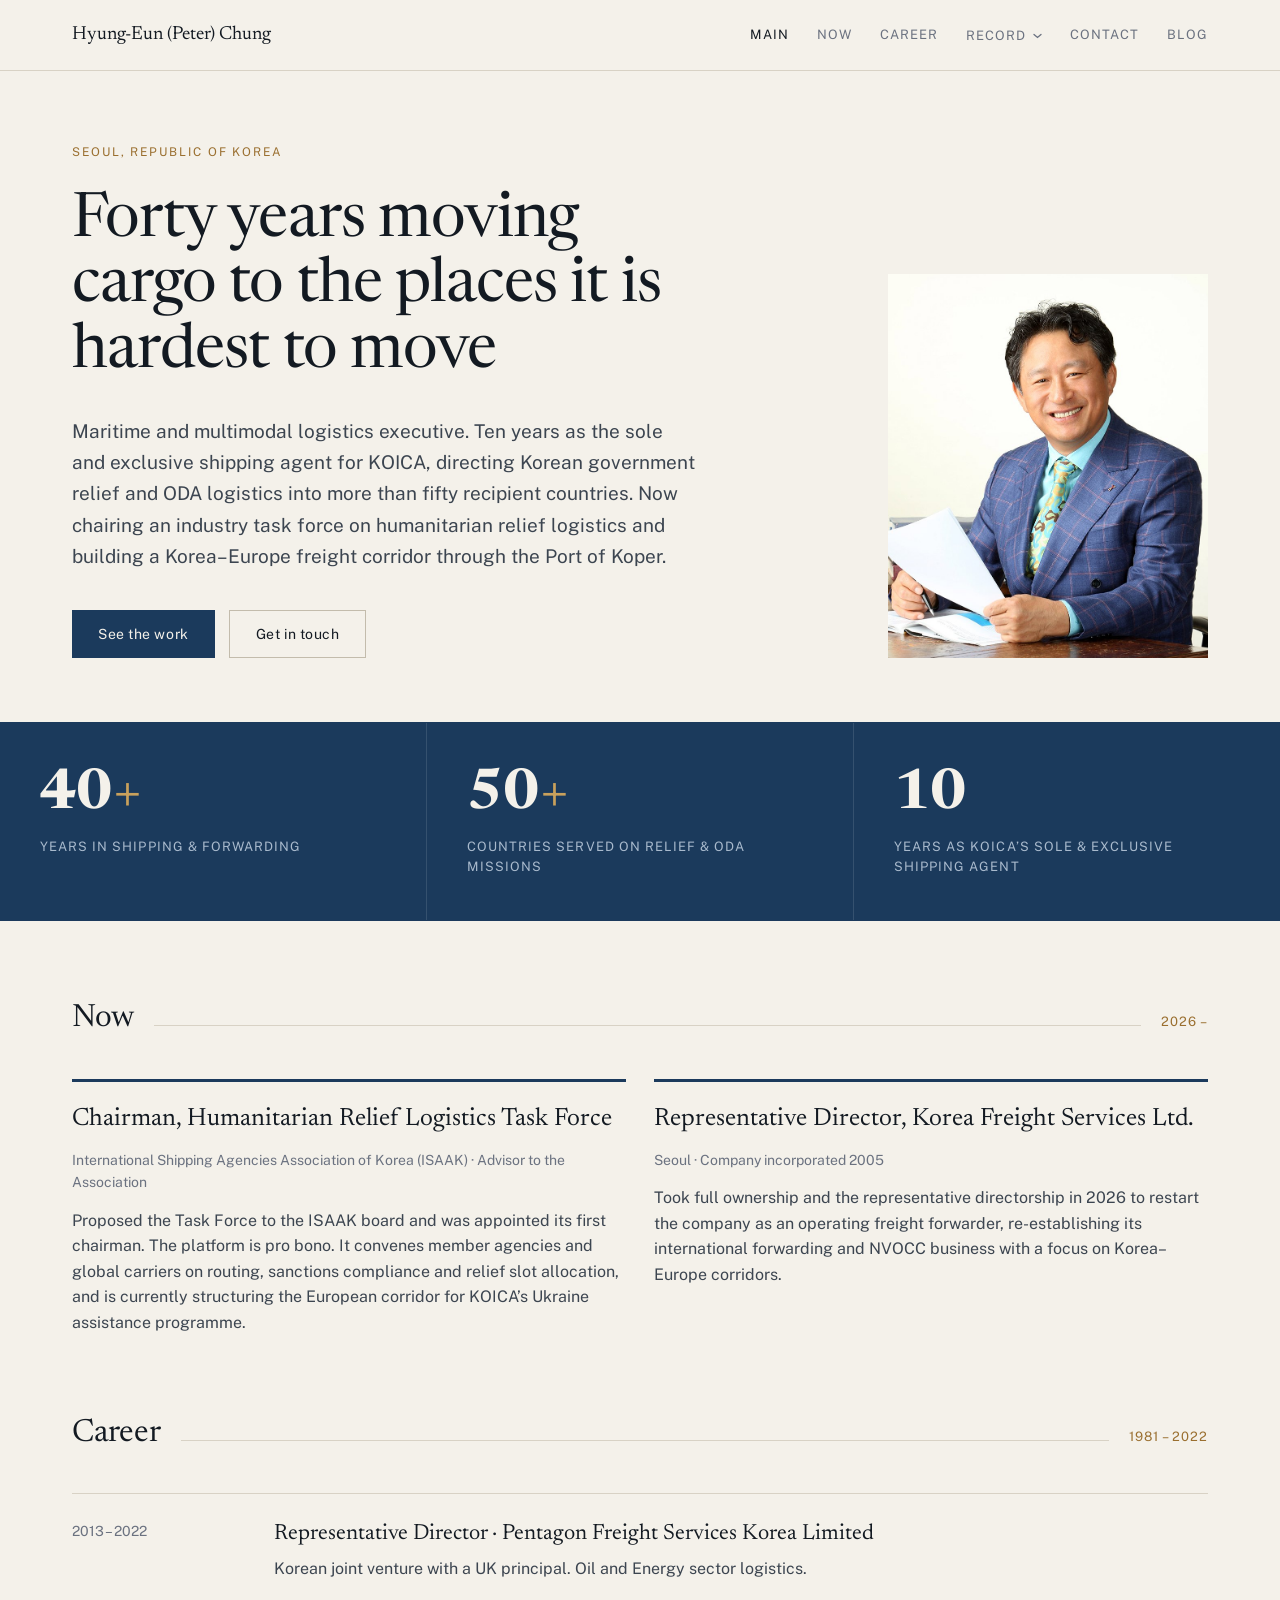
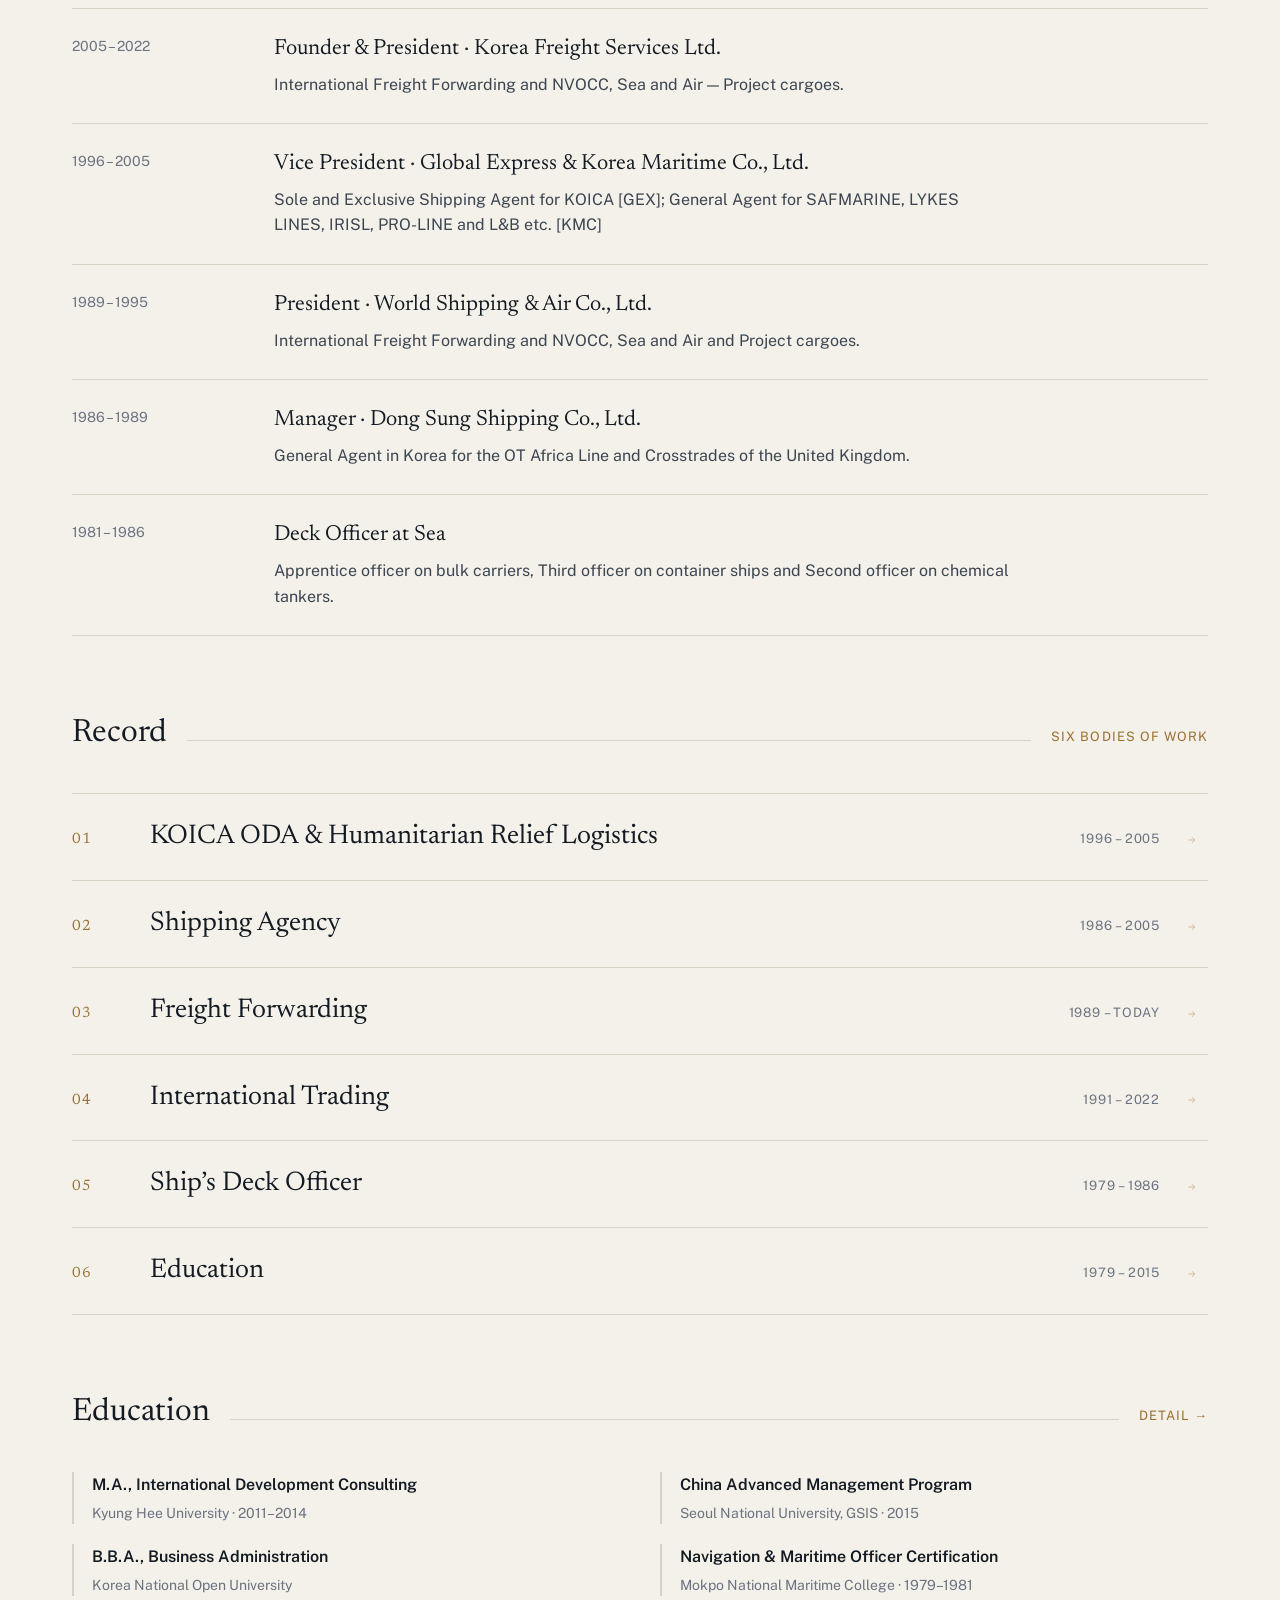
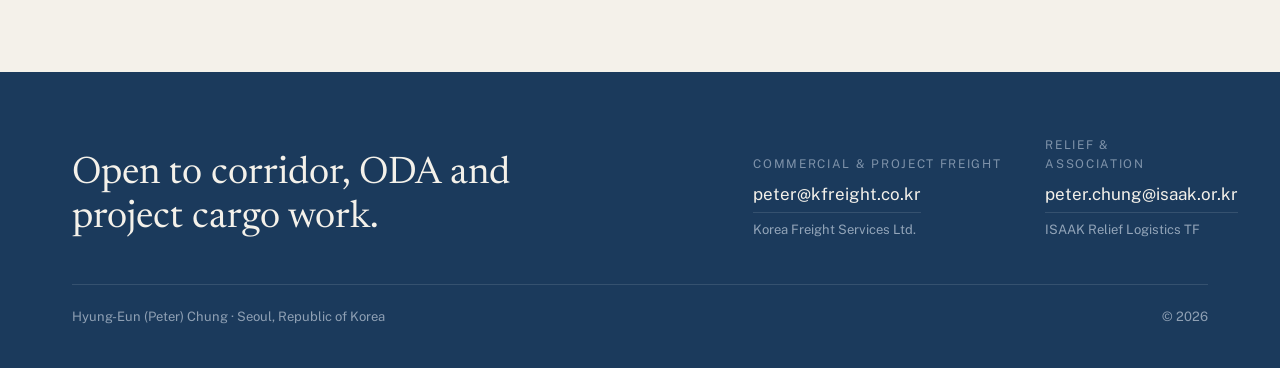
<file: index.html>
<!doctype html>
<html lang="en">
<head>
<meta charset="utf-8">
<meta name="viewport" content="width=device-width, initial-scale=1">
<title>Hyung-Eun (Peter) Chung — Maritime &amp; Multimodal Logistics</title>
<meta name="description" content="Maritime and multimodal logistics executive in Seoul. Forty years in shipping agency, freight forwarding and project cargo; ten years as KOICA&#39;s exclusive shipping agent; chairman of the ISAAK Humanitarian Relief Logistics Task Force.">
<meta name="author" content="Hyung-Eun (Peter) Chung">
<meta property="og:type" content="profile">
<link rel="canonical" href="https://peterchung.kr/">
<meta property="og:url" content="https://peterchung.kr/">
<meta property="og:title" content="Hyung-Eun (Peter) Chung — Maritime &amp; Multimodal Logistics">
<meta property="og:description" content="Maritime and multimodal logistics executive in Seoul. Forty years in shipping agency, freight forwarding and project cargo; ten years as KOICA&#39;s exclusive shipping agent; chairman of the ISAAK Humanitarian Relief Logistics Task Force.">
<meta property="og:image" content="https://peterchung.kr/images/og-card.jpg">
<meta property="og:image:width" content="1200">
<meta property="og:image:height" content="600">
<meta name="twitter:card" content="summary_large_image">
<meta name="twitter:image" content="https://peterchung.kr/images/og-card.jpg">
<meta name="theme-color" content="#1b3a5c">
<link rel="icon" href="data:image/svg+xml,%3Csvg xmlns='http://www.w3.org/2000/svg' viewBox='0 0 32 32'%3E%3Crect width='32' height='32' fill='%231b3a5c'/%3E%3Ctext x='16' y='23' font-family='Georgia,serif' font-size='19' fill='%23f4f1ea' text-anchor='middle'%3EC%3C/text%3E%3C/svg%3E">
<link rel="preconnect" href="https://fonts.googleapis.com">
<link rel="preconnect" href="https://fonts.gstatic.com" crossorigin>
<link rel="stylesheet" href="https://fonts.googleapis.com/css2?family=Newsreader:opsz,wght@6..72,300;6..72,400;6..72,500;6..72,600;6..72,700&amp;family=Public+Sans:wght@400;500;600&amp;display=swap">
<link rel="stylesheet" href="assets/site.css">
</head>
<body>
<a class="skip" href="#main">Skip to content</a>
<header class="topbar wrap">
  <a class="topbar__name" href="index.html">Hyung-Eun (Peter) Chung</a>
  <nav class="nav" aria-label="Main">
    <a class="nav__link is-current" href="index.html">Main</a>
    <a class="nav__link" href="index.html#now">Now</a>
    <a class="nav__link" href="index.html#career">Career</a>
    <div class="nav__group">
      <button type="button" class="nav__link" aria-expanded="false" aria-haspopup="true">Record <svg class="nav__caret" width="9" height="6" viewBox="0 0 9 6" fill="none" aria-hidden="true"><path d="M1 1.5 4.5 4.5 8 1.5" stroke="currentColor" stroke-width="1.3" stroke-linecap="round"/></svg></button>
      <div class="nav__menu">
      <a href="record/koica-oda.html">KOICA ODA &amp; Humanitarian Relief Logistics<span class="yr">1996 &ndash; 2005</span></a>
      <a href="record/shipping-agency.html">Shipping Agency<span class="yr">1986 &ndash; 2005</span></a>
      <a href="record/freight-forwarding.html">Freight Forwarding &mdash; Project Logistics<span class="yr">1989 &ndash; today</span></a>
      <a href="record/international-trading.html">International Trading<span class="yr">1991 &ndash; 2022</span></a>
      <a href="record/deck-officer.html">Ship&rsquo;s Deck Officer<span class="yr">1979 &ndash; 1986</span></a>
      <a href="record/education.html">Education<span class="yr">1979 &ndash; 2015</span></a>
      </div>
    </div>
    <a class="nav__link" href="index.html#contact">Contact</a>
    <a class="nav__link" href="blog/">Blog</a>
  </nav>
</header>

<main id="main">

  <section class="hero wrap">
    <div class="hero__text">
      <div class="eyebrow">Seoul, Republic of Korea</div>
      <h1>Forty years moving cargo to the places it is hardest to move</h1>
      <p class="hero__lede">Maritime and multimodal logistics executive. Ten years as the sole and exclusive shipping agent for KOICA, directing Korean government relief and ODA logistics into more than fifty recipient countries. Now chairing an industry task force on humanitarian relief logistics and building a Korea&ndash;Europe freight corridor through the Port of Koper.</p>
      <div class="btns">
        <a class="btn btn--solid" href="#record">See the work</a>
        <a class="btn btn--ghost" href="#contact">Get in touch</a>
      </div>
    </div>
    <figure class="hero__figure">
      <img src="images/portrait.jpg" alt="Hyung-Eun (Peter) Chung">
    </figure>
  </section>

  <section class="stats" aria-label="Career at a glance">
    <div class="stat"><div class="stat__n">40<span>+</span></div><div class="stat__l">Years in shipping &amp; forwarding</div></div>
    <div class="stat"><div class="stat__n">50<span>+</span></div><div class="stat__l">Countries served on relief &amp; ODA missions</div></div>
    <div class="stat"><div class="stat__n">10</div><div class="stat__l">Years as KOICA&rsquo;s sole &amp; exclusive shipping agent</div></div>
  </section>

  <section class="sec wrap" id="now">
    <div class="sec__head">
      <h2>Now</h2><div class="line"></div><div class="years">2026 &ndash;</div>
    </div>
    <div class="now">
      <article class="now__card">
        <h3>Chairman, Humanitarian Relief Logistics Task Force</h3>
        <div class="now__meta">International Shipping Agencies Association of Korea (ISAAK) &middot; Advisor to the Association</div>
        <p>Proposed the Task Force to the ISAAK board and was appointed its first chairman. The platform is pro bono. It convenes member agencies and global carriers on routing, sanctions compliance and relief slot allocation, and is currently structuring the European corridor for KOICA&rsquo;s Ukraine assistance programme.</p>
      </article>
      <article class="now__card">
        <h3>Representative Director, Korea Freight Services Ltd.</h3>
        <div class="now__meta">Seoul &middot; Company incorporated 2005</div>
        <p>Took full ownership and the representative directorship in 2026 to restart the company as an operating freight forwarder, re-establishing its international forwarding and NVOCC business with a focus on Korea&ndash;Europe corridors.</p>
      </article>
    </div>
  </section>

  <section class="sec wrap" id="career">
    <div class="sec__head">
      <h2>Career</h2><div class="line"></div><div class="years">1981 &ndash; 2022</div>
    </div>
    <div class="record">
      <div class="row row--static">
        <div class="row__date">2013 &ndash; 2022</div>
        <div class="row__body">
          <div class="row__title">Representative Director &middot; Pentagon Freight Services Korea Limited</div>
          <p>Korean joint venture with a UK principal. Oil and Energy sector logistics.</p>
        </div>
      </div>
      <div class="row row--static">
        <div class="row__date">2005 &ndash; 2022</div>
        <div class="row__body">
          <div class="row__title">Founder &amp; President &middot; Korea Freight Services Ltd.</div>
          <p>International Freight Forwarding and NVOCC, Sea and Air &mdash; Project cargoes.</p>
        </div>
      </div>
      <div class="row row--static">
        <div class="row__date">1996 &ndash; 2005</div>
        <div class="row__body">
          <div class="row__title">Vice President &middot; Global Express &amp; Korea Maritime Co., Ltd.</div>
          <p>Sole and Exclusive Shipping Agent for KOICA [GEX]; General Agent for SAFMARINE, LYKES LINES, IRISL, PRO-LINE and L&amp;B etc. [KMC]</p>
        </div>
      </div>
      <div class="row row--static">
        <div class="row__date">1989 &ndash; 1995</div>
        <div class="row__body">
          <div class="row__title">President &middot; World Shipping &amp; Air Co., Ltd.</div>
          <p>International Freight Forwarding and NVOCC, Sea and Air and Project cargoes.</p>
        </div>
      </div>
      <div class="row row--static">
        <div class="row__date">1986 &ndash; 1989</div>
        <div class="row__body">
          <div class="row__title">Manager &middot; Dong Sung Shipping Co., Ltd.</div>
          <p>General Agent in Korea for the OT Africa Line and Crosstrades of the United Kingdom.</p>
        </div>
      </div>
      <div class="row row--static">
        <div class="row__date">1981 &ndash; 1986</div>
        <div class="row__body">
          <div class="row__title">Deck Officer at Sea</div>
          <p>Apprentice officer on bulk carriers, Third officer on container ships and Second officer on chemical tankers.</p>
        </div>
      </div>
    </div>
  </section>

  <section class="sec wrap" id="record">
    <div class="sec__head">
      <h2>Record</h2><div class="line"></div><div class="years">Six bodies of work</div>
    </div>
    <div class="projects">
      <a class="proj" href="record/koica-oda.html">
        <span class="proj__n">01</span>
        <span class="proj__t">KOICA ODA &amp; Humanitarian Relief Logistics</span>
        <span class="proj__y">1996 &ndash; 2005</span>
        <svg class="row__go" width="16" height="16" viewBox="0 0 16 16" fill="none" aria-hidden="true"><path d="M3 8h9M8.5 4l4 4-4 4" stroke="currentColor" stroke-width="1.4" stroke-linecap="round" stroke-linejoin="round"/></svg>
      </a>
      <a class="proj" href="record/shipping-agency.html">
        <span class="proj__n">02</span>
        <span class="proj__t">Shipping Agency</span>
        <span class="proj__y">1986 &ndash; 2005</span>
        <svg class="row__go" width="16" height="16" viewBox="0 0 16 16" fill="none" aria-hidden="true"><path d="M3 8h9M8.5 4l4 4-4 4" stroke="currentColor" stroke-width="1.4" stroke-linecap="round" stroke-linejoin="round"/></svg>
      </a>
      <a class="proj" href="record/freight-forwarding.html">
        <span class="proj__n">03</span>
        <span class="proj__t">Freight Forwarding</span>
        <span class="proj__y">1989 &ndash; today</span>
        <svg class="row__go" width="16" height="16" viewBox="0 0 16 16" fill="none" aria-hidden="true"><path d="M3 8h9M8.5 4l4 4-4 4" stroke="currentColor" stroke-width="1.4" stroke-linecap="round" stroke-linejoin="round"/></svg>
      </a>
      <a class="proj" href="record/international-trading.html">
        <span class="proj__n">04</span>
        <span class="proj__t">International Trading</span>
        <span class="proj__y">1991 &ndash; 2022</span>
        <svg class="row__go" width="16" height="16" viewBox="0 0 16 16" fill="none" aria-hidden="true"><path d="M3 8h9M8.5 4l4 4-4 4" stroke="currentColor" stroke-width="1.4" stroke-linecap="round" stroke-linejoin="round"/></svg>
      </a>
      <a class="proj" href="record/deck-officer.html">
        <span class="proj__n">05</span>
        <span class="proj__t">Ship&rsquo;s Deck Officer</span>
        <span class="proj__y">1979 &ndash; 1986</span>
        <svg class="row__go" width="16" height="16" viewBox="0 0 16 16" fill="none" aria-hidden="true"><path d="M3 8h9M8.5 4l4 4-4 4" stroke="currentColor" stroke-width="1.4" stroke-linecap="round" stroke-linejoin="round"/></svg>
      </a>
      <a class="proj" href="record/education.html">
        <span class="proj__n">06</span>
        <span class="proj__t">Education</span>
        <span class="proj__y">1979 &ndash; 2015</span>
        <svg class="row__go" width="16" height="16" viewBox="0 0 16 16" fill="none" aria-hidden="true"><path d="M3 8h9M8.5 4l4 4-4 4" stroke="currentColor" stroke-width="1.4" stroke-linecap="round" stroke-linejoin="round"/></svg>
      </a>
    </div>
  </section>

  <section class="sec sec--last wrap" id="education">
    <div class="sec__head">
      <h2>Education</h2><div class="line"></div>
      <a class="years years--link" href="record/education.html">Detail &rarr;</a>
    </div>
    <div class="edu-grid">
      <div class="edu"><strong>M.A., International Development Consulting</strong><span>Kyung Hee University &middot; 2011&ndash;2014</span></div>
      <div class="edu"><strong>China Advanced Management Program</strong><span>Seoul National University, GSIS &middot; 2015</span></div>
      <div class="edu"><strong>B.B.A., Business Administration</strong><span>Korea National Open University</span></div>
      <div class="edu"><strong>Navigation &amp; Maritime Officer Certification</strong><span>Mokpo National Maritime College &middot; 1979&ndash;1981</span></div>
    </div>
  </section>

</main>

<footer class="foot" id="contact">
  <div class="foot__top">
    <div class="foot__claim">Open to corridor, ODA and project cargo work.</div>
    <div class="foot__c1 foot__block">
      <div class="foot__label">Commercial &amp; project freight</div>
      <a href="mailto:peter@kfreight.co.kr">peter@kfreight.co.kr</a>
      <div class="foot__org">Korea Freight Services Ltd.</div>
    </div>
    <div class="foot__c2 foot__block">
      <div class="foot__label">Relief &amp; association</div>
      <a href="mailto:peter.chung@isaak.or.kr">peter.chung@isaak.or.kr</a>
      <div class="foot__org">ISAAK Relief Logistics TF</div>
    </div>
  </div>
  <div class="foot__bar">
    <div>Hyung-Eun (Peter) Chung &middot; Seoul, Republic of Korea</div>
    <div>&copy; 2026</div>
  </div>
</footer>

<script src="assets/site.js"></script>
</body>
</html>
</file>
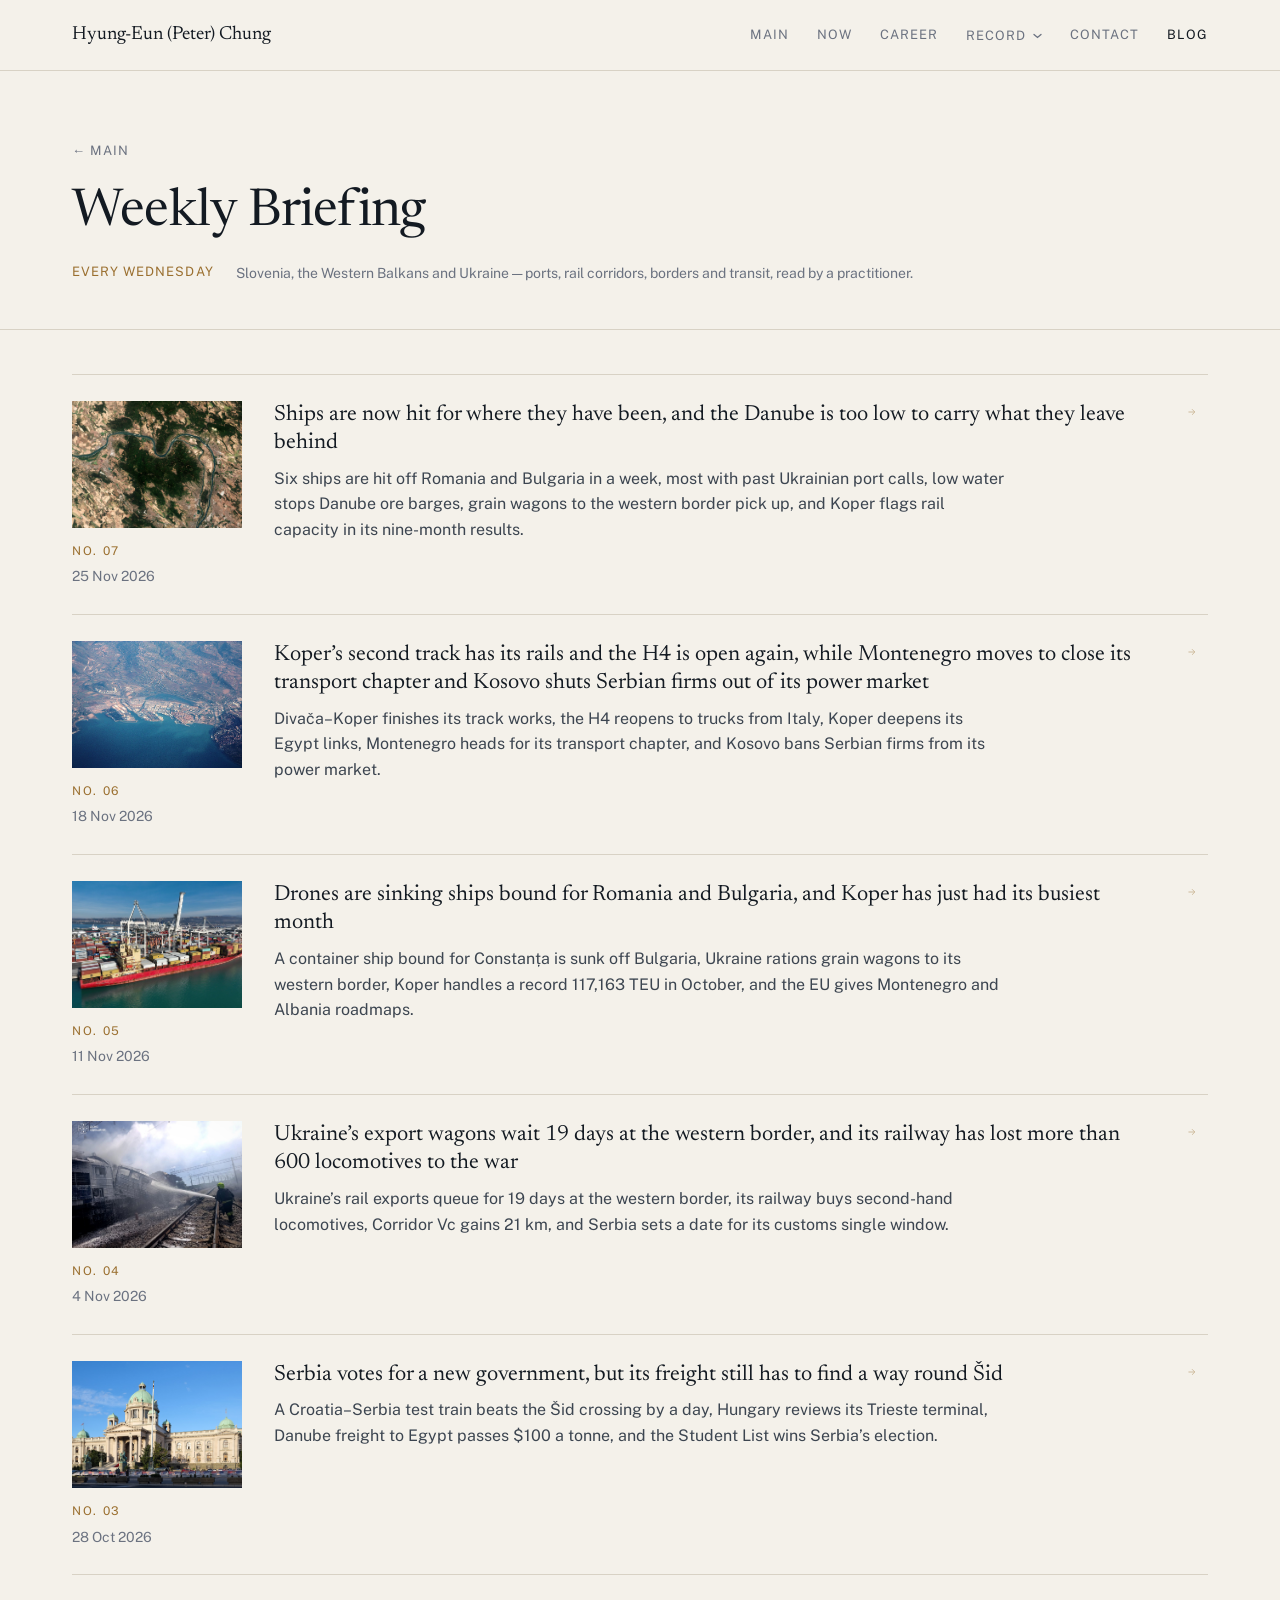
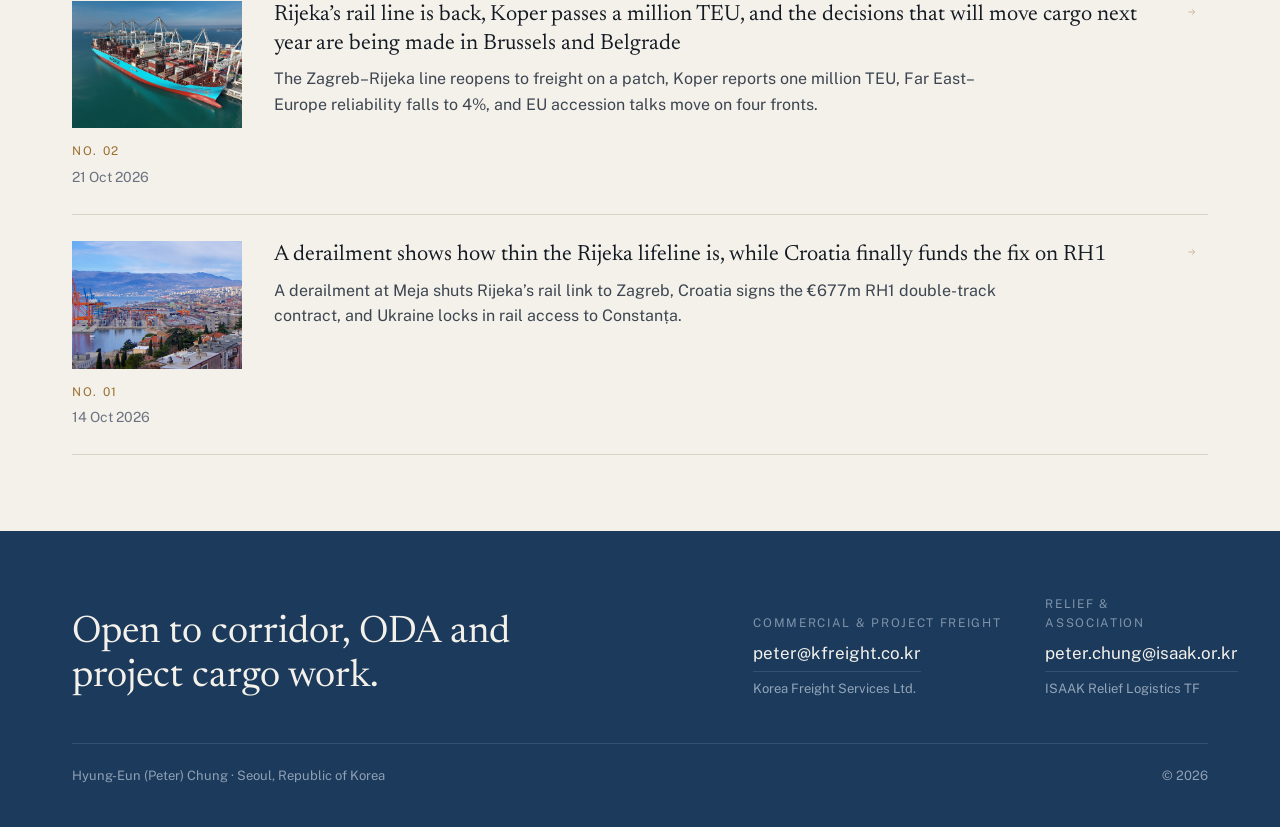
<file: blog/index.html>
<!doctype html>
<html lang="en">
<head>
<meta charset="utf-8">
<meta name="viewport" content="width=device-width, initial-scale=1">
<title>Weekly Briefing &mdash; Hyung-Eun (Peter) Chung</title>
<meta name="description" content="A practitioner's weekly read on logistics in Slovenia, the Western Balkans and Ukraine: ports, rail corridors, borders and transit.">
<meta name="author" content="Hyung-Eun (Peter) Chung">
<meta property="og:type" content="website">
<link rel="canonical" href="https://peterchung.kr/blog/">
<meta property="og:url" content="https://peterchung.kr/blog/">
<meta property="og:title" content="Weekly Briefing &mdash; Hyung-Eun (Peter) Chung">
<meta property="og:description" content="A practitioner's weekly read on logistics in Slovenia, the Western Balkans and Ukraine: ports, rail corridors, borders and transit.">
<meta property="og:image" content="https://peterchung.kr/images/og-card.jpg">
<meta property="og:image:width" content="1200">
<meta property="og:image:height" content="600">
<meta name="twitter:card" content="summary_large_image">
<meta name="twitter:image" content="https://peterchung.kr/images/og-card.jpg">
<meta name="theme-color" content="#1b3a5c">
<link rel="icon" href="data:image/svg+xml,%3Csvg xmlns='http://www.w3.org/2000/svg' viewBox='0 0 32 32'%3E%3Crect width='32' height='32' fill='%231b3a5c'/%3E%3Ctext x='16' y='23' font-family='Georgia,serif' font-size='19' fill='%23f4f1ea' text-anchor='middle'%3EC%3C/text%3E%3C/svg%3E">
<link rel="preconnect" href="https://fonts.googleapis.com">
<link rel="preconnect" href="https://fonts.gstatic.com" crossorigin>
<link rel="stylesheet" href="https://fonts.googleapis.com/css2?family=Newsreader:opsz,wght@6..72,300;6..72,400;6..72,500;6..72,600;6..72,700&amp;family=Public+Sans:wght@400;500;600&amp;display=swap">
<link rel="stylesheet" href="/assets/site.css">
</head>
<body>
<a class="skip" href="#main">Skip to content</a>
<header class="topbar wrap">
  <a class="topbar__name" href="/">Hyung-Eun (Peter) Chung</a>
  <nav class="nav" aria-label="Main">
    <a class="nav__link" href="/">Main</a>
    <a class="nav__link" href="/#now">Now</a>
    <a class="nav__link" href="/#career">Career</a>
    <div class="nav__group">
      <button type="button" class="nav__link" aria-expanded="false" aria-haspopup="true">Record <svg class="nav__caret" width="9" height="6" viewBox="0 0 9 6" fill="none" aria-hidden="true"><path d="M1 1.5 4.5 4.5 8 1.5" stroke="currentColor" stroke-width="1.3" stroke-linecap="round"/></svg></button>
      <div class="nav__menu">
      <a href="/record/koica-oda.html">KOICA ODA &amp; Humanitarian Relief Logistics<span class="yr">1996 &ndash; 2005</span></a>
      <a href="/record/shipping-agency.html">Shipping Agency<span class="yr">1986 &ndash; 2005</span></a>
      <a href="/record/freight-forwarding.html">Freight Forwarding &mdash; Project Logistics<span class="yr">1989 &ndash; today</span></a>
      <a href="/record/international-trading.html">International Trading<span class="yr">1991 &ndash; 2022</span></a>
      <a href="/record/deck-officer.html">Ship&rsquo;s Deck Officer<span class="yr">1979 &ndash; 1986</span></a>
      <a href="/record/education.html">Education<span class="yr">1979 &ndash; 2015</span></a>
      </div>
    </div>
    <a class="nav__link" href="/#contact">Contact</a>
    <a class="nav__link is-current" href="/blog/">Blog</a>
  </nav>
</header>

<main id="main">

  <section class="page-head wrap">
    <a class="back" href="/">&larr; Main</a>
    <h1>Weekly Briefing</h1>
    <div class="meta">
      <span class="yr">Every Wednesday</span>
      <span>Slovenia, the Western Balkans and Ukraine &mdash; ports, rail corridors, borders and transit, read by a practitioner.</span>
    </div>
  </section>

  <section class="posts wrap" aria-label="Issues">
    <!-- Newest issue first. Copy a row to add a new week. -->
    <a class="row" href="/blog/week07/">
      <div class="row__date"><img class="row__thumb" src="/images/blog/week07/danube-low-water-sentinel2-2026.jpg" width="1600" height="1247" alt="" loading="lazy"><span class="no">No. 07</span>25 Nov 2026</div>
      <div class="row__body">
        <div class="row__title">Ships are now hit for where they have been, and the Danube is too low to carry what they leave behind</div>
        <p>Six ships are hit off Romania and Bulgaria in a week, most with past Ukrainian port calls, low water stops Danube ore barges, grain wagons to the western border pick up, and Koper flags rail capacity in its nine-month results.</p>
      </div>
      <svg class="row__go" width="16" height="16" viewBox="0 0 16 16" fill="none" aria-hidden="true"><path d="M3 8h9M8.5 4l4 4-4 4" stroke="currentColor" stroke-width="1.4" stroke-linecap="round" stroke-linejoin="round"/></svg>
    </a>
    <a class="row" href="/blog/week06/">
      <div class="row__date"><img class="row__thumb" src="/images/blog/week02/koper-aerial.jpg" width="960" height="640" alt="" loading="lazy"><span class="no">No. 06</span>18 Nov 2026</div>
      <div class="row__body">
        <div class="row__title">Koper&rsquo;s second track has its rails and the H4 is open again, while Montenegro moves to close its transport chapter and Kosovo shuts Serbian firms out of its power market</div>
        <p>Divača&ndash;Koper finishes its track works, the H4 reopens to trucks from Italy, Koper deepens its Egypt links, Montenegro heads for its transport chapter, and Kosovo bans Serbian firms from its power market.</p>
      </div>
      <svg class="row__go" width="16" height="16" viewBox="0 0 16 16" fill="none" aria-hidden="true"><path d="M3 8h9M8.5 4l4 4-4 4" stroke="currentColor" stroke-width="1.4" stroke-linecap="round" stroke-linejoin="round"/></svg>
    </a>
    <a class="row" href="/blog/week05/">
      <div class="row__date"><img class="row__thumb" src="/images/blog/week05/koper-msc-harmony-iii.jpg" width="1600" height="1052" alt="" loading="lazy"><span class="no">No. 05</span>11 Nov 2026</div>
      <div class="row__body">
        <div class="row__title">Drones are sinking ships bound for Romania and Bulgaria, and Koper has just had its busiest month</div>
        <p>A container ship bound for Constanța is sunk off Bulgaria, Ukraine rations grain wagons to its western border, Koper handles a record 117,163 TEU in October, and the EU gives Montenegro and Albania roadmaps.</p>
      </div>
      <svg class="row__go" width="16" height="16" viewBox="0 0 16 16" fill="none" aria-hidden="true"><path d="M3 8h9M8.5 4l4 4-4 4" stroke="currentColor" stroke-width="1.4" stroke-linecap="round" stroke-linejoin="round"/></svg>
    </a>
    <a class="row" href="/blog/week04/">
      <div class="row__date"><img class="row__thumb" src="/images/blog/week04/ukraine-locomotive-drone-strike.jpg" width="1600" height="1208" alt="" loading="lazy"><span class="no">No. 04</span>4 Nov 2026</div>
      <div class="row__body">
        <div class="row__title">Ukraine&rsquo;s export wagons wait 19 days at the western border, and its railway has lost more than 600 locomotives to the war</div>
        <p>Ukraine&rsquo;s rail exports queue for 19 days at the western border, its railway buys second-hand locomotives, Corridor Vc gains 21 km, and Serbia sets a date for its customs single window.</p>
      </div>
      <svg class="row__go" width="16" height="16" viewBox="0 0 16 16" fill="none" aria-hidden="true"><path d="M3 8h9M8.5 4l4 4-4 4" stroke="currentColor" stroke-width="1.4" stroke-linecap="round" stroke-linejoin="round"/></svg>
    </a>
    <a class="row" href="/blog/week03/">
      <div class="row__date"><img class="row__thumb" src="/images/blog/week03/serbia-national-assembly.jpg" width="1920" height="1171" alt="" loading="lazy"><span class="no">No. 03</span>28 Oct 2026</div>
      <div class="row__body">
        <div class="row__title">Serbia votes for a new government, but its freight still has to find a way round Šid</div>
        <p>A Croatia&ndash;Serbia test train beats the Šid crossing by a day, Hungary reviews its Trieste terminal, Danube freight to Egypt passes $100 a tonne, and the Student List wins Serbia&rsquo;s election.</p>
      </div>
      <svg class="row__go" width="16" height="16" viewBox="0 0 16 16" fill="none" aria-hidden="true"><path d="M3 8h9M8.5 4l4 4-4 4" stroke="currentColor" stroke-width="1.4" stroke-linecap="round" stroke-linejoin="round"/></svg>
    </a>
    <a class="row" href="/blog/week02/">
      <div class="row__date"><img class="row__thumb" src="/images/blog/week02/koper-maersk-hanoi.jpg" width="1600" height="1199" alt="" loading="lazy"><span class="no">No. 02</span>21 Oct 2026</div>
      <div class="row__body">
        <div class="row__title">Rijeka&rsquo;s rail line is back, Koper passes a million TEU, and the decisions that will move cargo next year are being made in Brussels and Belgrade</div>
        <p>The Zagreb&ndash;Rijeka line reopens to freight on a patch, Koper reports one million TEU, Far East&ndash;Europe reliability falls to 4%, and EU accession talks move on four fronts.</p>
      </div>
      <svg class="row__go" width="16" height="16" viewBox="0 0 16 16" fill="none" aria-hidden="true"><path d="M3 8h9M8.5 4l4 4-4 4" stroke="currentColor" stroke-width="1.4" stroke-linecap="round" stroke-linejoin="round"/></svg>
    </a>
    <a class="row" href="/blog/week01/">
      <div class="row__date"><img class="row__thumb" src="/images/blog/week01/rijeka-brajdica.jpg" width="1600" height="915" alt="" loading="lazy"><span class="no">No. 01</span>14 Oct 2026</div>
      <div class="row__body">
        <div class="row__title">A derailment shows how thin the Rijeka lifeline is, while Croatia finally funds the fix on RH1</div>
        <p>A derailment at Meja shuts Rijeka&rsquo;s rail link to Zagreb, Croatia signs the &euro;677m RH1 double-track contract, and Ukraine locks in rail access to Constanța.</p>
      </div>
      <svg class="row__go" width="16" height="16" viewBox="0 0 16 16" fill="none" aria-hidden="true"><path d="M3 8h9M8.5 4l4 4-4 4" stroke="currentColor" stroke-width="1.4" stroke-linecap="round" stroke-linejoin="round"/></svg>
    </a>
  </section>

</main>

<footer class="foot" id="contact">
  <div class="foot__top">
    <div class="foot__claim">Open to corridor, ODA and project cargo work.</div>
    <div class="foot__c1 foot__block">
      <div class="foot__label">Commercial &amp; project freight</div>
      <a href="mailto:peter@kfreight.co.kr">peter@kfreight.co.kr</a>
      <div class="foot__org">Korea Freight Services Ltd.</div>
    </div>
    <div class="foot__c2 foot__block">
      <div class="foot__label">Relief &amp; association</div>
      <a href="mailto:peter.chung@isaak.or.kr">peter.chung@isaak.or.kr</a>
      <div class="foot__org">ISAAK Relief Logistics TF</div>
    </div>
  </div>
  <div class="foot__bar">
    <div>Hyung-Eun (Peter) Chung &middot; Seoul, Republic of Korea</div>
    <div>&copy; 2026</div>
  </div>
</footer>

<script src="/assets/site.js"></script>
</body>
</html>
</file>
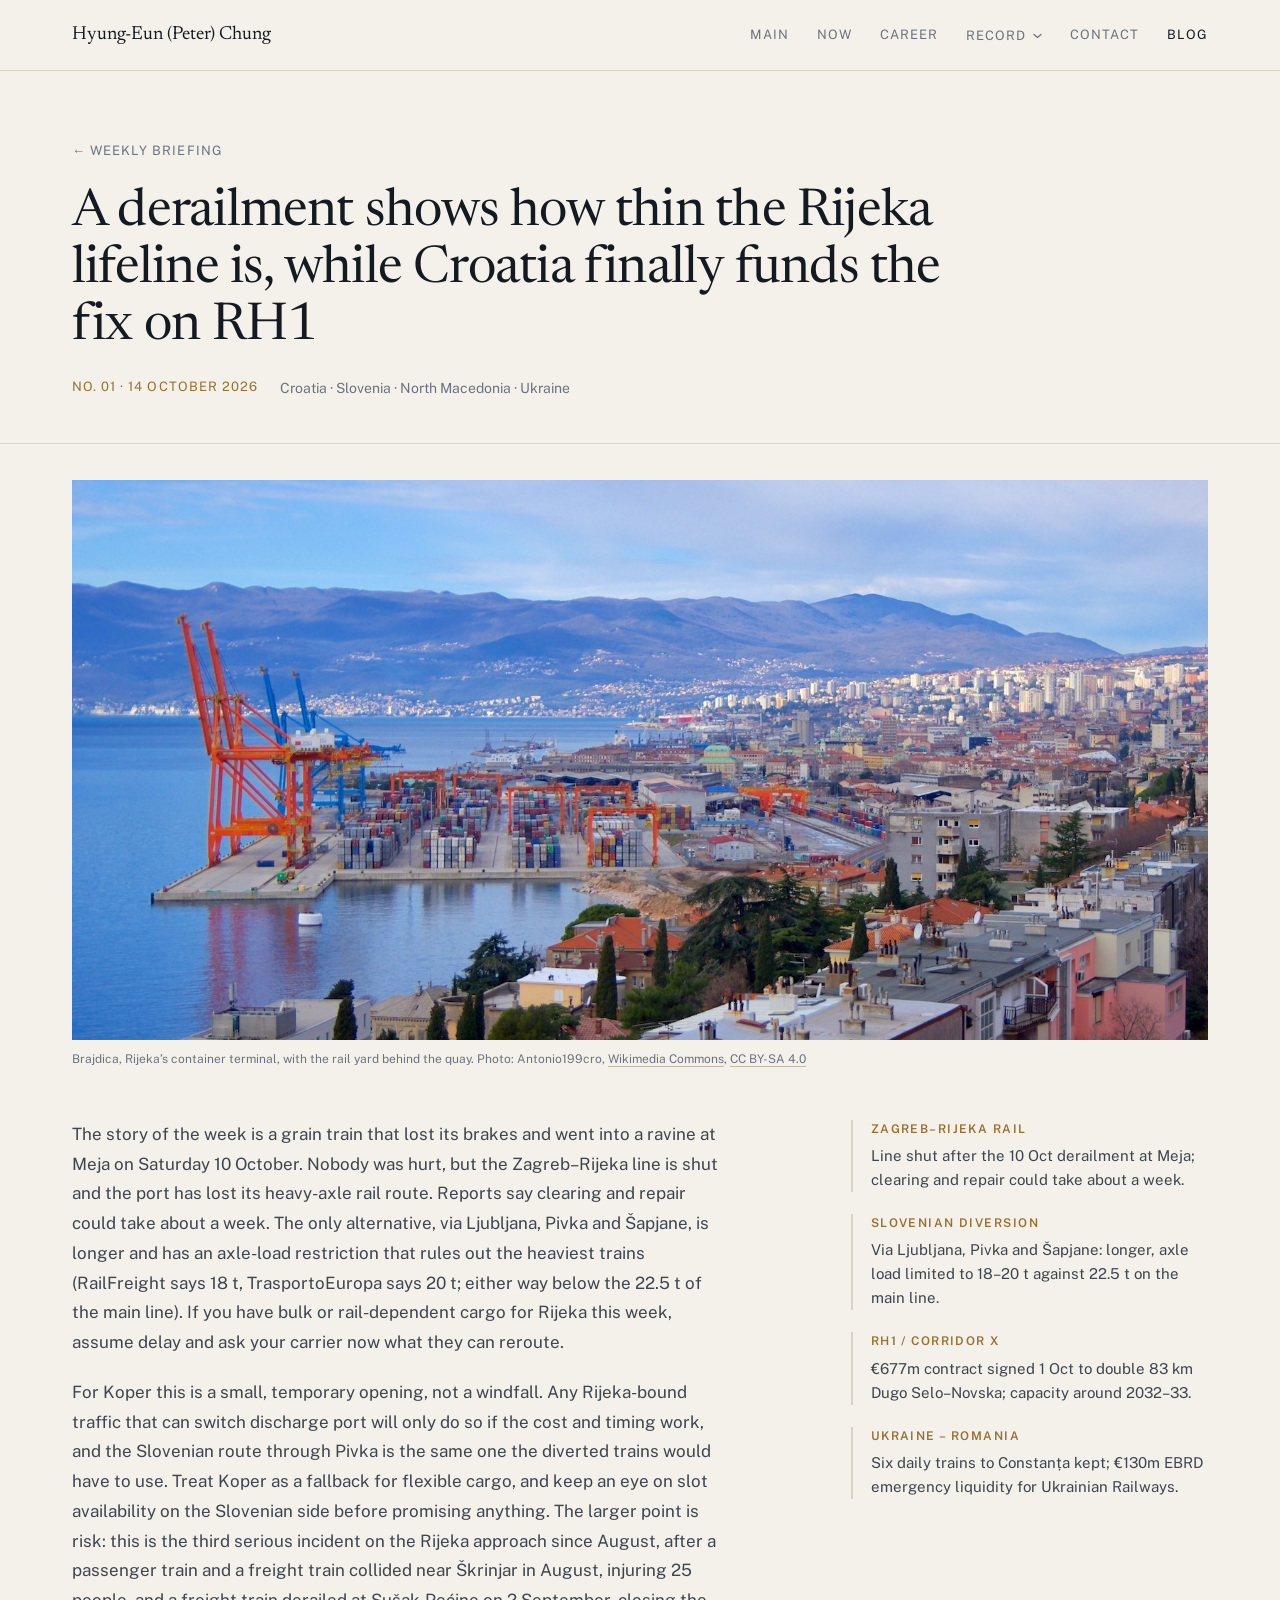
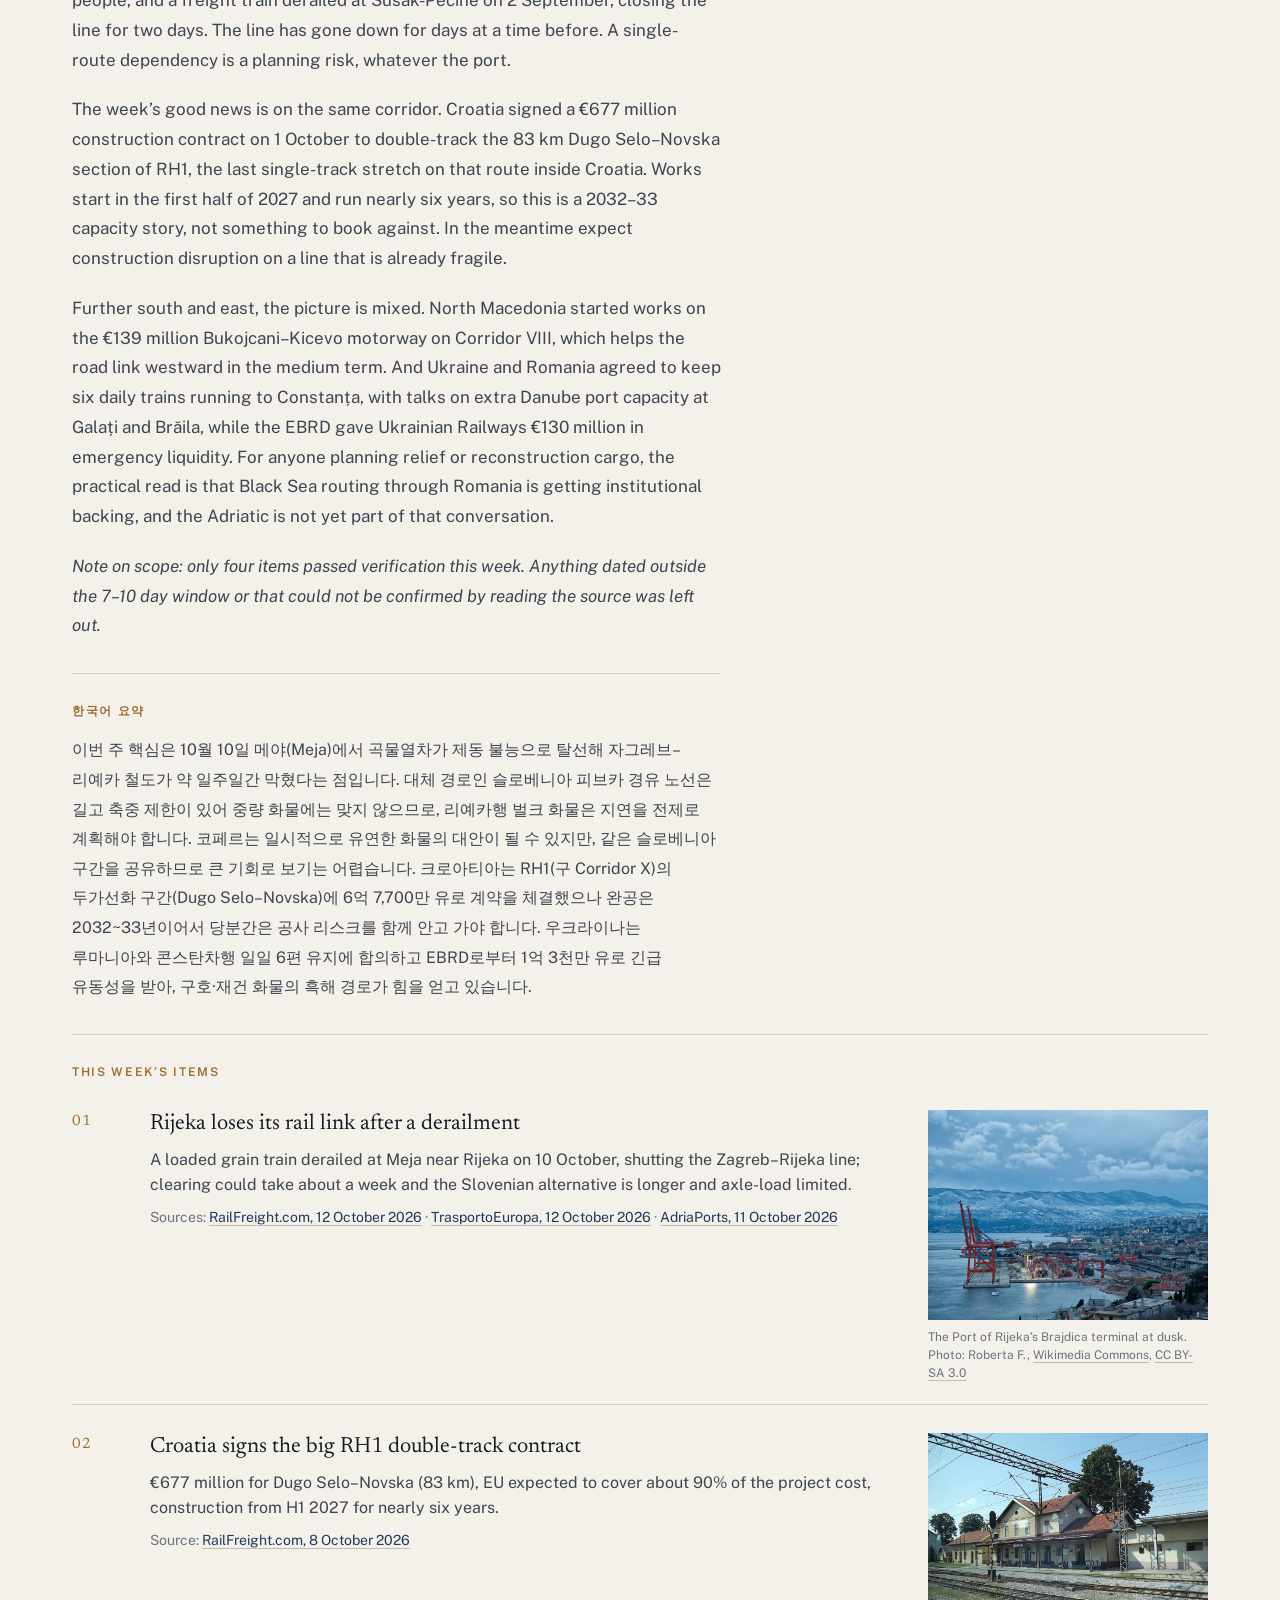
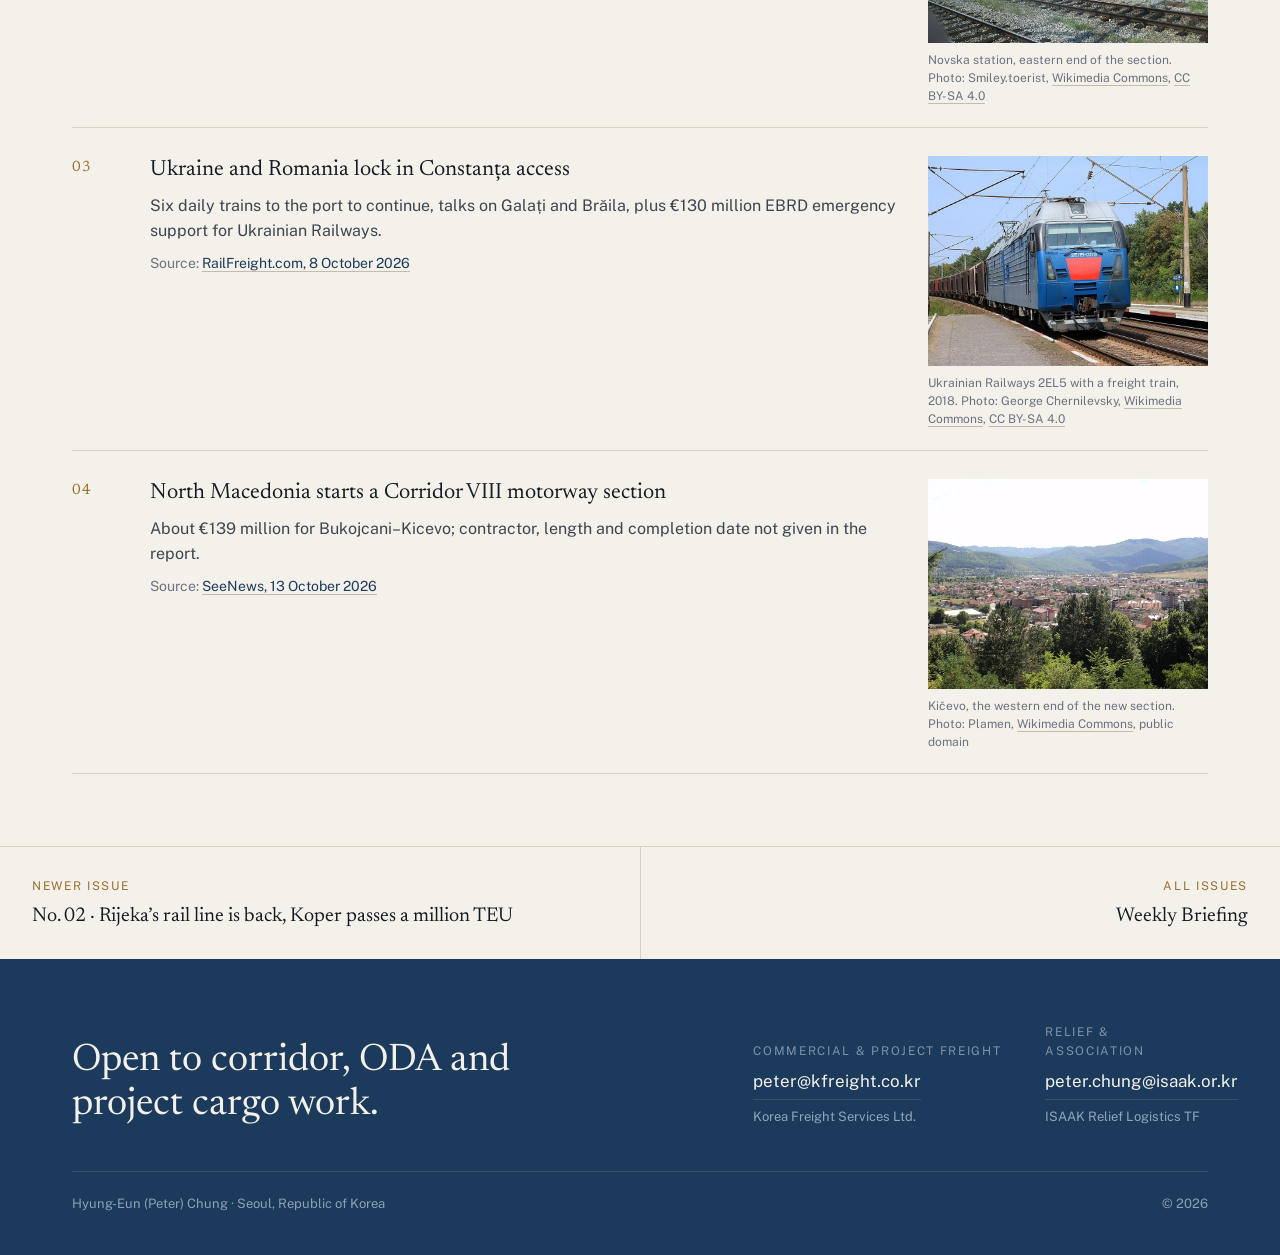
<file: blog/week01/index.html>
<!doctype html>
<html lang="en">
<head>
<meta charset="utf-8">
<meta name="viewport" content="width=device-width, initial-scale=1">
<title>No. 01 &middot; A derailment shows how thin the Rijeka lifeline is, while Croatia finally funds the fix on RH1 &mdash; Weekly Briefing</title>
<meta name="description" content="A derailment at Meja shuts Rijeka's rail link to Zagreb, Croatia signs the €677m RH1 double-track contract, and Ukraine locks in rail access to Constanța.">
<meta name="author" content="Hyung-Eun (Peter) Chung">
<meta property="og:type" content="article">
<link rel="canonical" href="https://peterchung.kr/blog/week01/">
<meta property="og:url" content="https://peterchung.kr/blog/week01/">
<meta property="og:title" content="A derailment shows how thin the Rijeka lifeline is, while Croatia finally funds the fix on RH1">
<meta property="og:description" content="A derailment at Meja shuts Rijeka's rail link to Zagreb, Croatia signs the €677m RH1 double-track contract, and Ukraine locks in rail access to Constanța.">
<meta property="og:image" content="https://peterchung.kr/images/blog/week01/rijeka-brajdica.jpg">
<meta property="og:image:width" content="1600">
<meta property="og:image:height" content="915">
<meta property="article:published_time" content="2026-10-14">
<meta name="twitter:card" content="summary_large_image">
<meta name="twitter:image" content="https://peterchung.kr/images/blog/week01/rijeka-brajdica.jpg">
<meta name="theme-color" content="#1b3a5c">
<link rel="icon" href="data:image/svg+xml,%3Csvg xmlns='http://www.w3.org/2000/svg' viewBox='0 0 32 32'%3E%3Crect width='32' height='32' fill='%231b3a5c'/%3E%3Ctext x='16' y='23' font-family='Georgia,serif' font-size='19' fill='%23f4f1ea' text-anchor='middle'%3EC%3C/text%3E%3C/svg%3E">
<link rel="preconnect" href="https://fonts.googleapis.com">
<link rel="preconnect" href="https://fonts.gstatic.com" crossorigin>
<link rel="stylesheet" href="https://fonts.googleapis.com/css2?family=Newsreader:opsz,wght@6..72,300;6..72,400;6..72,500;6..72,600;6..72,700&amp;family=Public+Sans:wght@400;500;600&amp;display=swap">
<link rel="stylesheet" href="/assets/site.css">
</head>
<body>
<a class="skip" href="#main">Skip to content</a>
<header class="topbar wrap">
  <a class="topbar__name" href="/">Hyung-Eun (Peter) Chung</a>
  <nav class="nav" aria-label="Main">
    <a class="nav__link" href="/">Main</a>
    <a class="nav__link" href="/#now">Now</a>
    <a class="nav__link" href="/#career">Career</a>
    <div class="nav__group">
      <button type="button" class="nav__link" aria-expanded="false" aria-haspopup="true">Record <svg class="nav__caret" width="9" height="6" viewBox="0 0 9 6" fill="none" aria-hidden="true"><path d="M1 1.5 4.5 4.5 8 1.5" stroke="currentColor" stroke-width="1.3" stroke-linecap="round"/></svg></button>
      <div class="nav__menu">
      <a href="/record/koica-oda.html">KOICA ODA &amp; Humanitarian Relief Logistics<span class="yr">1996 &ndash; 2005</span></a>
      <a href="/record/shipping-agency.html">Shipping Agency<span class="yr">1986 &ndash; 2005</span></a>
      <a href="/record/freight-forwarding.html">Freight Forwarding &mdash; Project Logistics<span class="yr">1989 &ndash; today</span></a>
      <a href="/record/international-trading.html">International Trading<span class="yr">1991 &ndash; 2022</span></a>
      <a href="/record/deck-officer.html">Ship&rsquo;s Deck Officer<span class="yr">1979 &ndash; 1986</span></a>
      <a href="/record/education.html">Education<span class="yr">1979 &ndash; 2015</span></a>
      </div>
    </div>
    <a class="nav__link" href="/#contact">Contact</a>
    <a class="nav__link is-current" href="/blog/">Blog</a>
  </nav>
</header>

<main id="main">

  <article>
  <section class="page-head wrap">
    <a class="back" href="/blog/">&larr; Weekly Briefing</a>
    <h1>A derailment shows how thin the Rijeka lifeline is, while Croatia finally funds the fix on RH1</h1>
    <div class="meta">
      <span class="yr">No. 01 &middot; 14 October 2026</span>
      <span>Croatia &middot; Slovenia &middot; North Macedonia &middot; Ukraine</span>
    </div>
  </section>

  <figure class="brief-hero wrap">
    <img src="/images/blog/week01/rijeka-brajdica.jpg" width="1600" height="915" alt="The Brajdica container terminal in Rijeka, operated by Adriatic Gate Container Terminal, with ship-to-shore cranes on the quay and the rail yard behind it">
    <figcaption class="credit">Brajdica, Rijeka&rsquo;s container terminal, with the rail yard behind the quay. Photo: Antonio199cro, <a href="https://commons.wikimedia.org/wiki/File:Brajdicaportofrijeka.jpg" target="_blank" rel="noopener">Wikimedia Commons</a>, <a href="https://creativecommons.org/licenses/by-sa/4.0/" target="_blank" rel="noopener">CC BY-SA 4.0</a></figcaption>
  </figure>

  <section class="brief wrap">
    <div class="brief__body">
      <p>The story of the week is a grain train that lost its brakes and went into a ravine at Meja on Saturday 10 October. Nobody was hurt, but the Zagreb&ndash;Rijeka line is shut and the port has lost its heavy-axle rail route. Reports say clearing and repair could take about a week. The only alternative, via Ljubljana, Pivka and Šapjane, is longer and has an axle-load restriction that rules out the heaviest trains (RailFreight says 18&nbsp;t, TrasportoEuropa says 20&nbsp;t; either way below the 22.5&nbsp;t of the main line). If you have bulk or rail-dependent cargo for Rijeka this week, assume delay and ask your carrier now what they can reroute.</p>
      <p>For Koper this is a small, temporary opening, not a windfall. Any Rijeka-bound traffic that can switch discharge port will only do so if the cost and timing work, and the Slovenian route through Pivka is the same one the diverted trains would have to use. Treat Koper as a fallback for flexible cargo, and keep an eye on slot availability on the Slovenian side before promising anything. The larger point is risk: this is the third serious incident on the Rijeka approach since August, after a passenger train and a freight train collided near Škrinjar in August, injuring 25 people, and a freight train derailed at Sušak-Pećine on 2 September, closing the line for two days. The line has gone down for days at a time before. A single-route dependency is a planning risk, whatever the port.</p>
      <p>The week&rsquo;s good news is on the same corridor. Croatia signed a &euro;677 million construction contract on 1 October to double-track the 83&nbsp;km Dugo Selo&ndash;Novska section of RH1, the last single-track stretch on that route inside Croatia. Works start in the first half of 2027 and run nearly six years, so this is a 2032&ndash;33 capacity story, not something to book against. In the meantime expect construction disruption on a line that is already fragile.</p>
      <p>Further south and east, the picture is mixed. North Macedonia started works on the &euro;139 million Bukojcani&ndash;Kicevo motorway on Corridor VIII, which helps the road link westward in the medium term. And Ukraine and Romania agreed to keep six daily trains running to Constanța, with talks on extra Danube port capacity at Galați and Brăila, while the EBRD gave Ukrainian Railways &euro;130 million in emergency liquidity. For anyone planning relief or reconstruction cargo, the practical read is that Black Sea routing through Romania is getting institutional backing, and the Adriatic is not yet part of that conversation.</p>
      <p><em>Note on scope: only four items passed verification this week. Anything dated outside the 7&ndash;10 day window or that could not be confirmed by reading the source was left out.</em></p>
    </div>

    <aside class="brief__side" aria-label="This week at a glance">
      <div class="fact"><strong>Zagreb&ndash;Rijeka rail</strong><span>Line shut after the 10 Oct derailment at Meja; clearing and repair could take about a week.</span></div>
      <div class="fact"><strong>Slovenian diversion</strong><span>Via Ljubljana, Pivka and Šapjane: longer, axle load limited to 18&ndash;20&nbsp;t against 22.5&nbsp;t on the main line.</span></div>
      <div class="fact"><strong>RH1 / Corridor X</strong><span>&euro;677m contract signed 1 Oct to double 83&nbsp;km Dugo Selo&ndash;Novska; capacity around 2032&ndash;33.</span></div>
      <div class="fact"><strong>Ukraine &ndash; Romania</strong><span>Six daily trains to Constanța kept; &euro;130m EBRD emergency liquidity for Ukrainian Railways.</span></div>
    </aside>

    <div class="brief__ko" lang="ko">
      <h2 class="brief__h">한국어 요약</h2>
      <p>이번 주 핵심은 10월 10일 메야(Meja)에서 곡물열차가 제동 불능으로 탈선해 자그레브–리예카 철도가 약 일주일간 막혔다는 점입니다. 대체 경로인 슬로베니아 피브카 경유 노선은 길고 축중 제한이 있어 중량 화물에는 맞지 않으므로, 리예카행 벌크 화물은 지연을 전제로 계획해야 합니다. 코페르는 일시적으로 유연한 화물의 대안이 될 수 있지만, 같은 슬로베니아 구간을 공유하므로 큰 기회로 보기는 어렵습니다. 크로아티아는 RH1(구 Corridor X)의 두가선화 구간(Dugo Selo–Novska)에 6억 7,700만 유로 계약을 체결했으나 완공은 2032~33년이어서 당분간은 공사 리스크를 함께 안고 가야 합니다. 우크라이나는 루마니아와 콘스탄차행 일일 6편 유지에 합의하고 EBRD로부터 1억 3천만 유로 긴급 유동성을 받아, 구호·재건 화물의 흑해 경로가 힘을 얻고 있습니다.</p>
    </div>

    <div class="items">
      <h2 class="brief__h">This week&rsquo;s items</h2>

      <div class="item-src item-src--img">
        <div class="item-src__n">01</div>
        <div class="item-src__b">
          <div class="item-src__t">Rijeka loses its rail link after a derailment</div>
          <p>A loaded grain train derailed at Meja near Rijeka on 10 October, shutting the Zagreb&ndash;Rijeka line; clearing could take about a week and the Slovenian alternative is longer and axle-load limited.</p>
          <div class="item-src__link">Sources: <a href="https://www.railfreight.com/infrastructure/2026/10/12/rail-access-to-port-of-rijeka-blocked-for-a-week/" target="_blank" rel="noopener">RailFreight.com, 12 October 2026</a> &middot; <a href="https://www.trasportoeuropa.it/english/rijeka-port-loses-rail-link-to-zagreb/" target="_blank" rel="noopener">TrasportoEuropa, 12 October 2026</a> &middot; <a href="https://www.adriaports.com/en/railways/freight-train-derails-near-rijeka-service-disrupted/" target="_blank" rel="noopener">AdriaPorts, 11 October 2026</a></div>
        </div>
        <figure class="item-src__fig">
          <img src="/images/blog/week01/rijeka-brajdica-dusk.jpg" width="1000" height="669" loading="lazy" alt="Container cranes at the Brajdica terminal in Rijeka at dusk">
          <figcaption class="credit">The Port of Rijeka&rsquo;s Brajdica terminal at dusk. Photo: Roberta F., <a href="https://commons.wikimedia.org/wiki/File:Rijeka-kontejnerski-terminal-Brajdica-28122014-roberta-f.jpg" target="_blank" rel="noopener">Wikimedia Commons</a>, <a href="https://creativecommons.org/licenses/by-sa/3.0/" target="_blank" rel="noopener">CC BY-SA 3.0</a></figcaption>
        </figure>
      </div>

      <div class="item-src item-src--img">
        <div class="item-src__n">02</div>
        <div class="item-src__b">
          <div class="item-src__t">Croatia signs the big RH1 double-track contract</div>
          <p>&euro;677 million for Dugo Selo&ndash;Novska (83&nbsp;km), EU expected to cover about 90% of the project cost, construction from H1 2027 for nearly six years.</p>
          <div class="item-src__link">Source: <a href="https://www.railfreight.com/corridors/2026/10/08/croatia-signs-e677-million-contract-to-double-track-key-freight-corridor/" target="_blank" rel="noopener">RailFreight.com, 8 October 2026</a></div>
        </div>
        <figure class="item-src__fig">
          <img src="/images/blog/week01/novska-station.jpg" width="960" height="720" loading="lazy" alt="Novska railway station, the eastern end of the Dugo Selo–Novska section, seen from a Zagreb–Belgrade train">
          <figcaption class="credit">Novska station, eastern end of the section. Photo: Smiley.toerist, <a href="https://commons.wikimedia.org/wiki/File:Novska_station.jpg" target="_blank" rel="noopener">Wikimedia Commons</a>, <a href="https://creativecommons.org/licenses/by-sa/4.0/" target="_blank" rel="noopener">CC BY-SA 4.0</a></figcaption>
        </figure>
      </div>

      <div class="item-src item-src--img">
        <div class="item-src__n">03</div>
        <div class="item-src__b">
          <div class="item-src__t">Ukraine and Romania lock in Constanța access</div>
          <p>Six daily trains to the port to continue, talks on Galați and Brăila, plus &euro;130 million EBRD emergency support for Ukrainian Railways.</p>
          <div class="item-src__link">Source: <a href="https://www.railfreight.com/business/2026/10/08/emergency-funds-and-extra-capacity-in-romania-for-ukrainian-railways/" target="_blank" rel="noopener">RailFreight.com, 8 October 2026</a></div>
        </div>
        <figure class="item-src__fig">
          <img src="/images/blog/week01/ukraine-2el5-freight.jpg" width="960" height="636" loading="lazy" alt="A Ukrainian Railways 2EL5 electric locomotive hauling a freight train through a halt">
          <figcaption class="credit">Ukrainian Railways 2EL5 with a freight train, 2018. Photo: George Chernilevsky, <a href="https://commons.wikimedia.org/wiki/File:Locomotive_2EL5-009_2018_G1.jpg" target="_blank" rel="noopener">Wikimedia Commons</a>, <a href="https://creativecommons.org/licenses/by-sa/4.0/" target="_blank" rel="noopener">CC BY-SA 4.0</a></figcaption>
        </figure>
      </div>

      <div class="item-src item-src--img">
        <div class="item-src__n">04</div>
        <div class="item-src__b">
          <div class="item-src__t">North Macedonia starts a Corridor VIII motorway section</div>
          <p>About &euro;139 million for Bukojcani&ndash;Kicevo; contractor, length and completion date not given in the report.</p>
          <div class="item-src__link">Source: <a href="https://seenews.com/news/n-macedonia-starts-works-on-139-mln-euro-bukojcani-kicevo-motorway-1302880" target="_blank" rel="noopener">SeeNews, 13 October 2026</a></div>
        </div>
        <figure class="item-src__fig">
          <img src="/images/blog/week01/kicevo-valley.jpg" width="960" height="720" loading="lazy" alt="View over the town of Kičevo and its valley in western North Macedonia, with forested hills behind">
          <figcaption class="credit">Kičevo, the western end of the new section. Photo: Plamen, <a href="https://commons.wikimedia.org/wiki/File:Kicevo-panorama01.jpg" target="_blank" rel="noopener">Wikimedia Commons</a>, public domain</figcaption>
        </figure>
      </div>
    </div>
  </section>
  </article>

  <nav class="pager" aria-label="Issue navigation">
    <a href="/blog/week02/"><span class="dir">Newer issue</span><span class="ttl">No. 02 &middot; Rijeka&rsquo;s rail line is back, Koper passes a million TEU</span></a>
    <a class="next" href="/blog/"><span class="dir">All issues</span><span class="ttl">Weekly Briefing</span></a>
  </nav>

</main>

<footer class="foot" id="contact">
  <div class="foot__top">
    <div class="foot__claim">Open to corridor, ODA and project cargo work.</div>
    <div class="foot__c1 foot__block">
      <div class="foot__label">Commercial &amp; project freight</div>
      <a href="mailto:peter@kfreight.co.kr">peter@kfreight.co.kr</a>
      <div class="foot__org">Korea Freight Services Ltd.</div>
    </div>
    <div class="foot__c2 foot__block">
      <div class="foot__label">Relief &amp; association</div>
      <a href="mailto:peter.chung@isaak.or.kr">peter.chung@isaak.or.kr</a>
      <div class="foot__org">ISAAK Relief Logistics TF</div>
    </div>
  </div>
  <div class="foot__bar">
    <div>Hyung-Eun (Peter) Chung &middot; Seoul, Republic of Korea</div>
    <div>&copy; 2026</div>
  </div>
</footer>

<script src="/assets/site.js"></script>
</body>
</html>
</file>
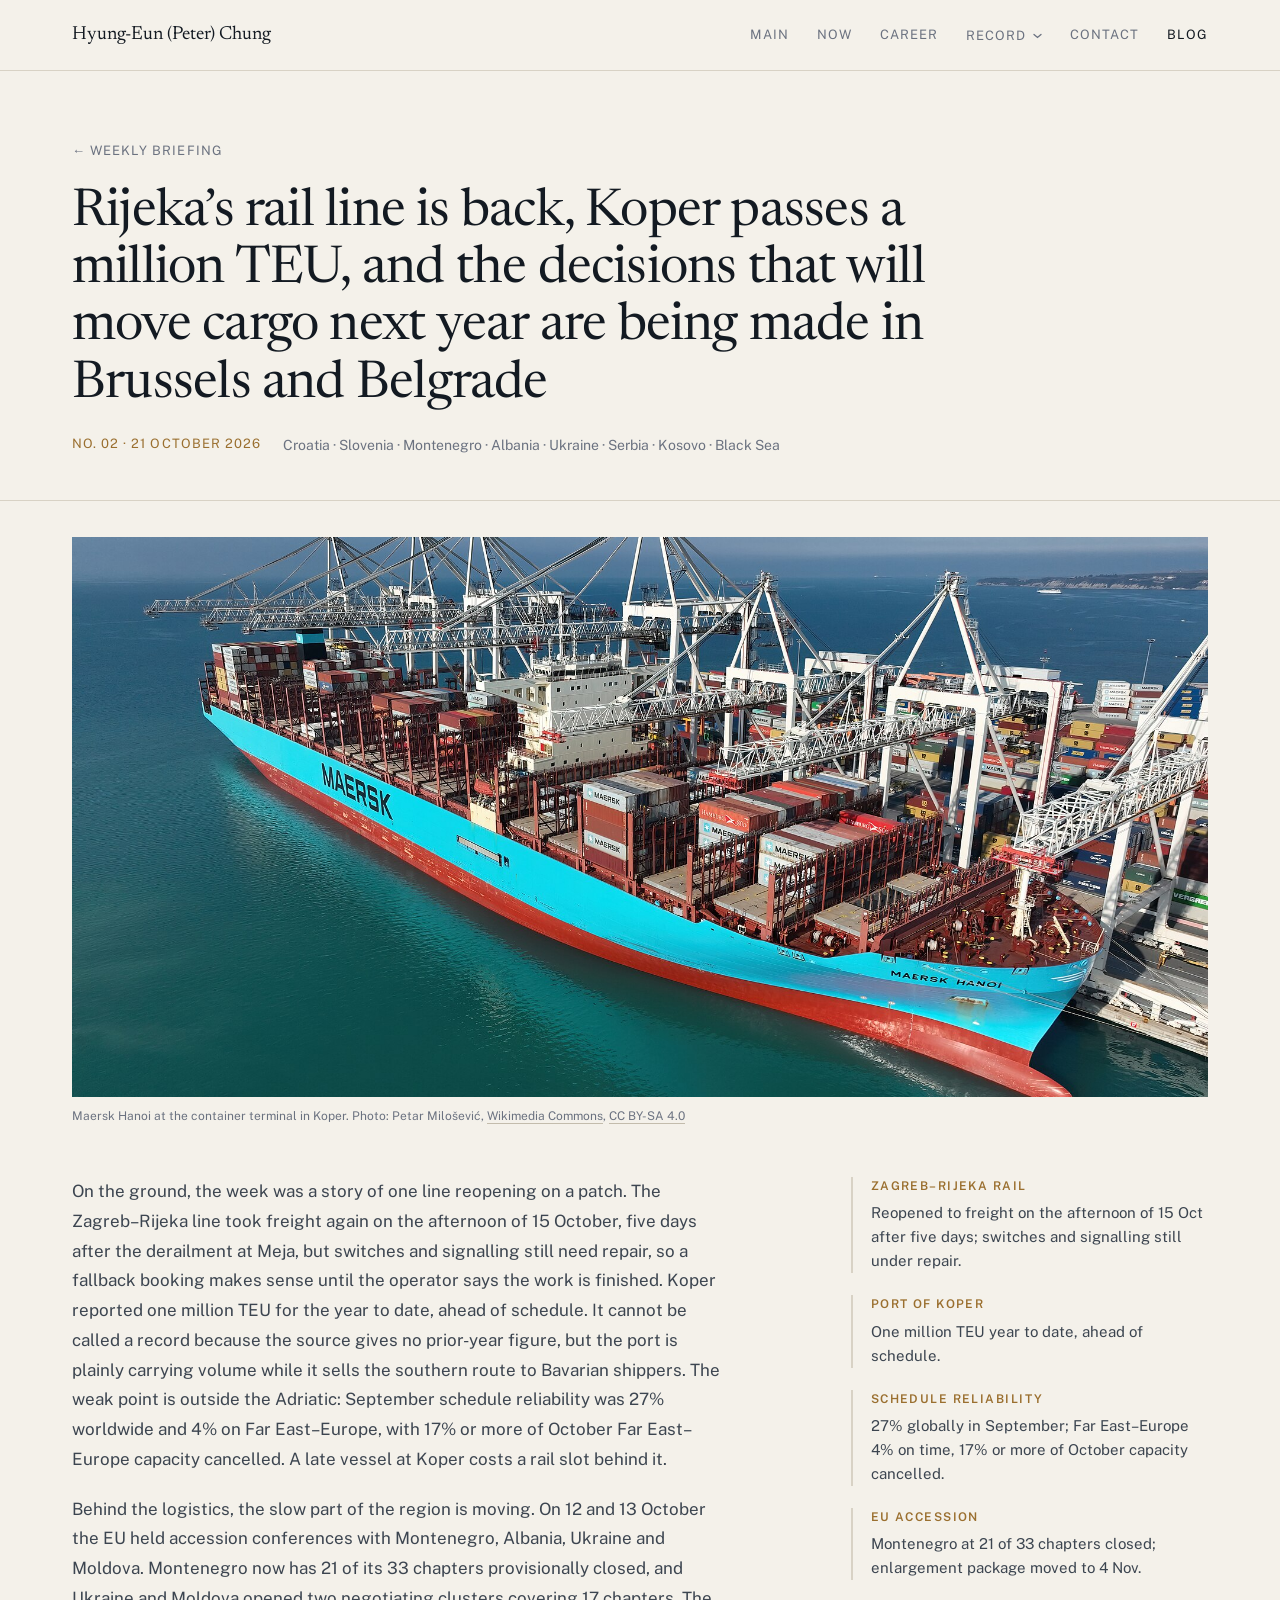
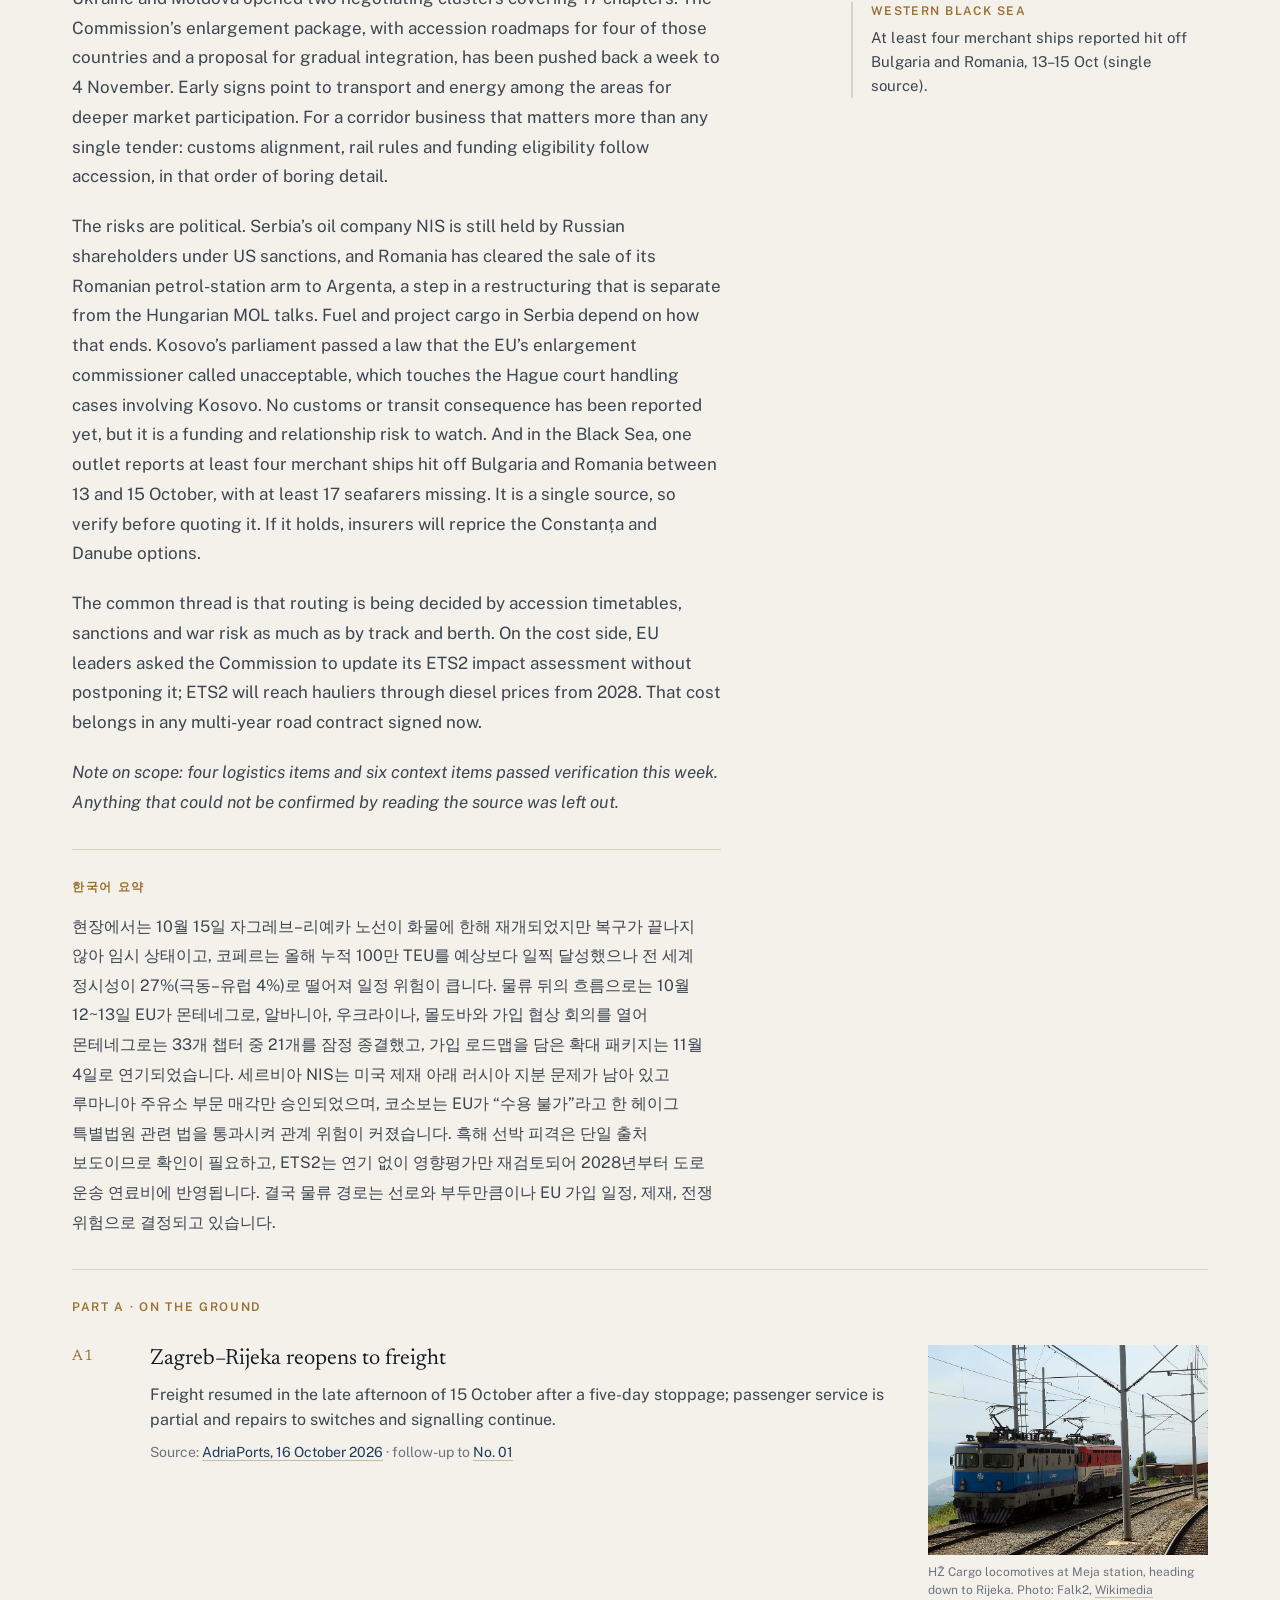
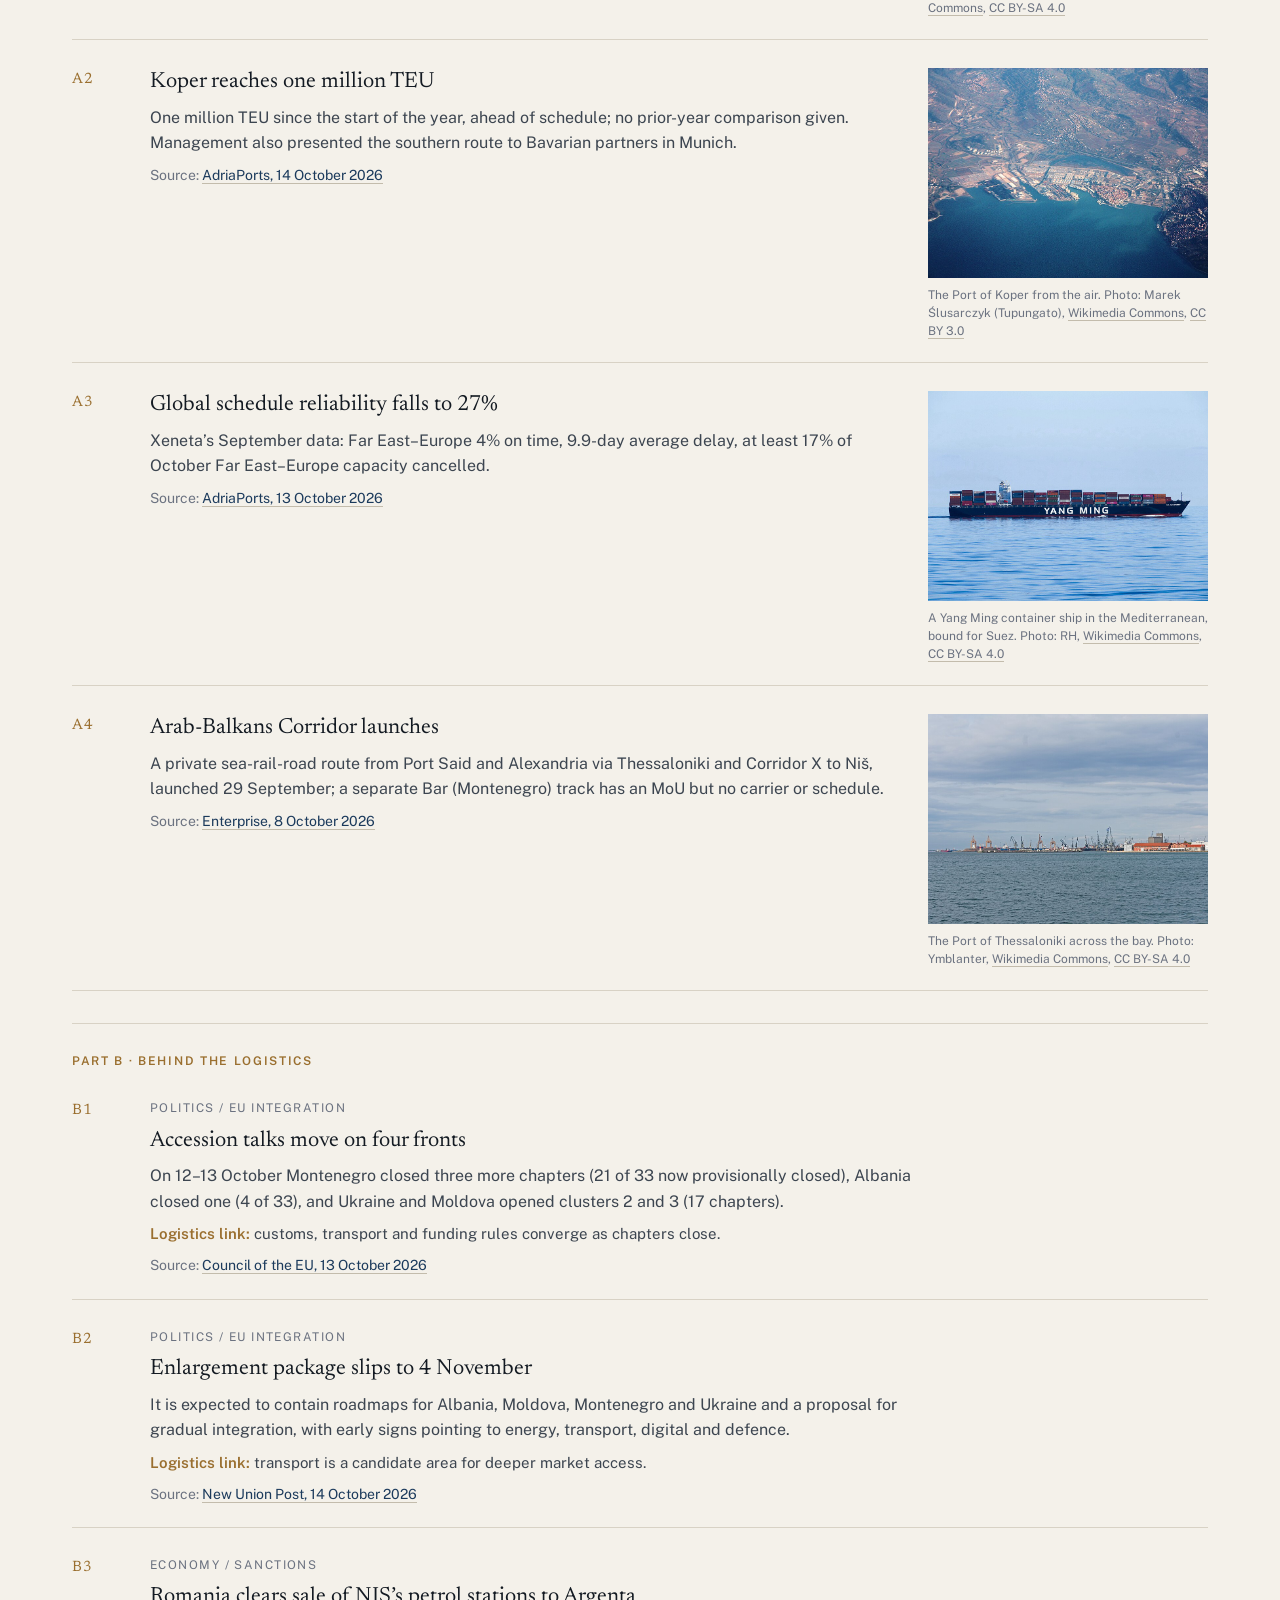
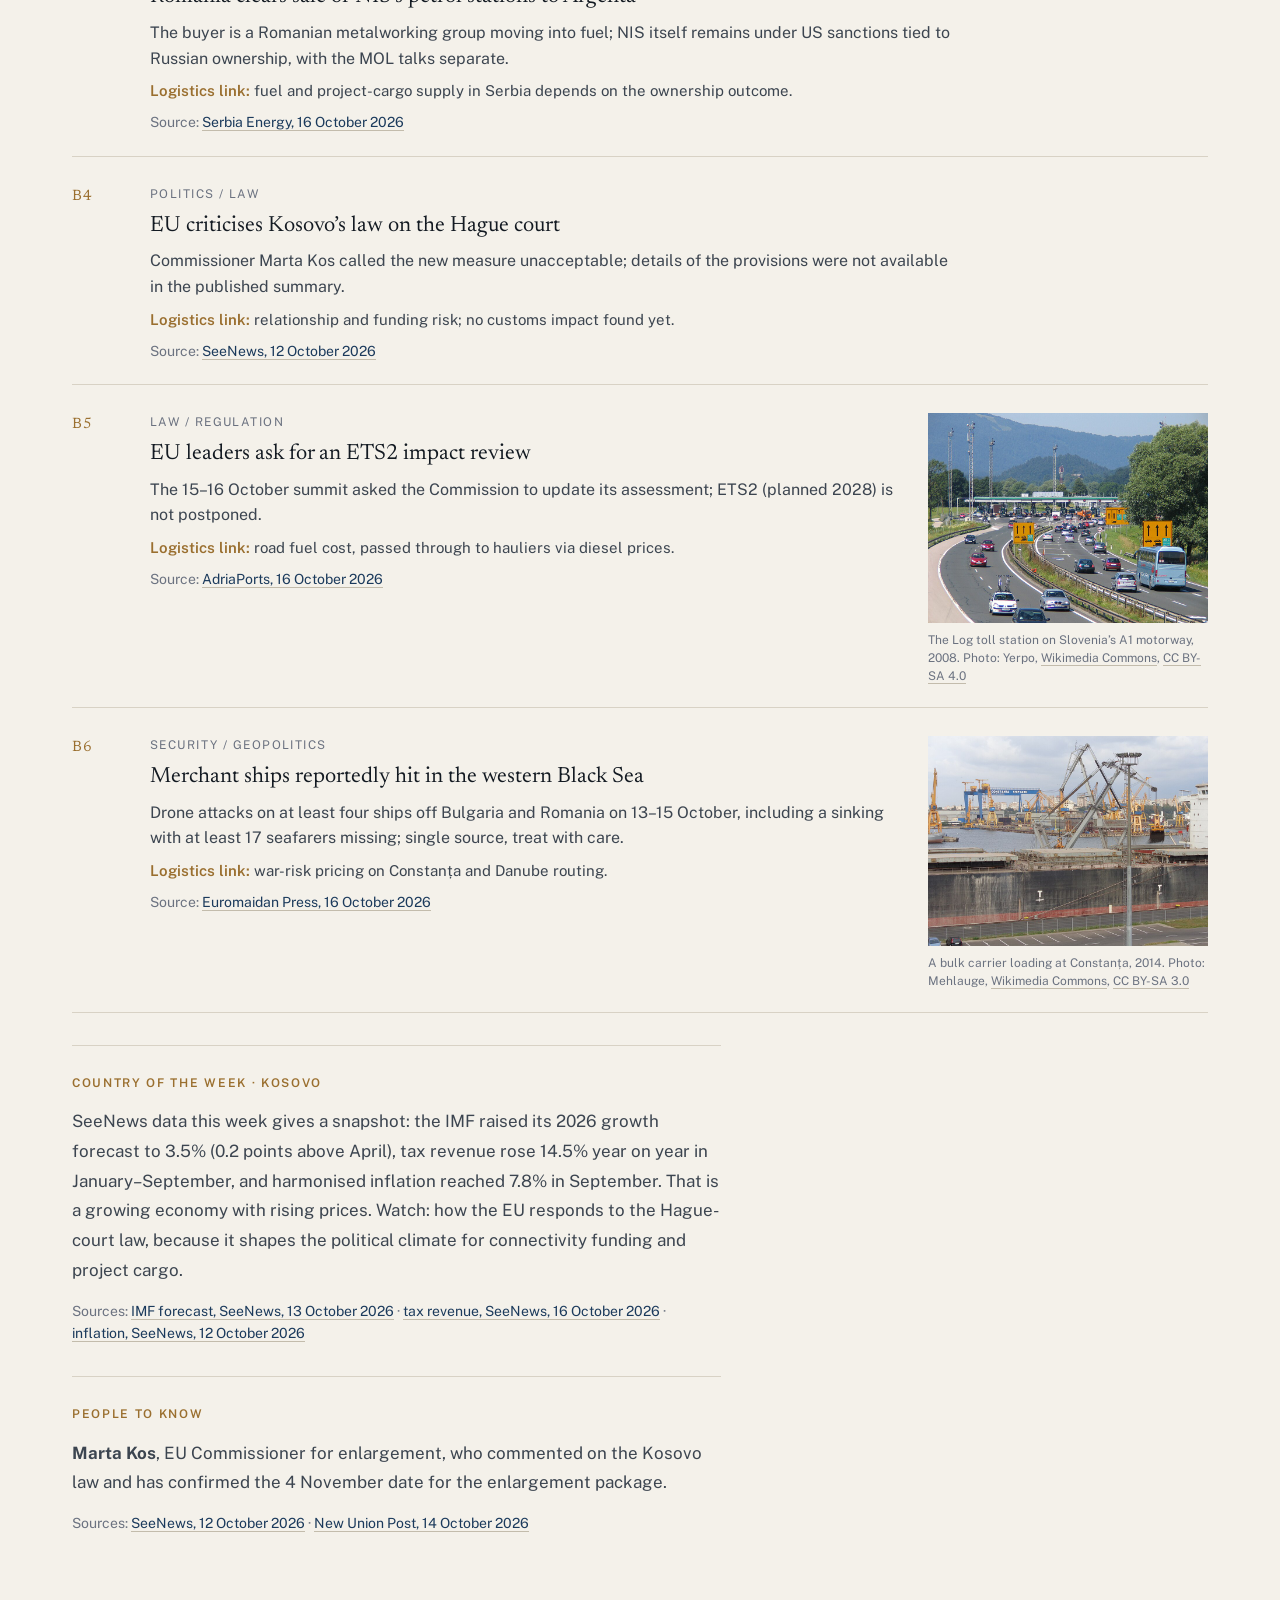
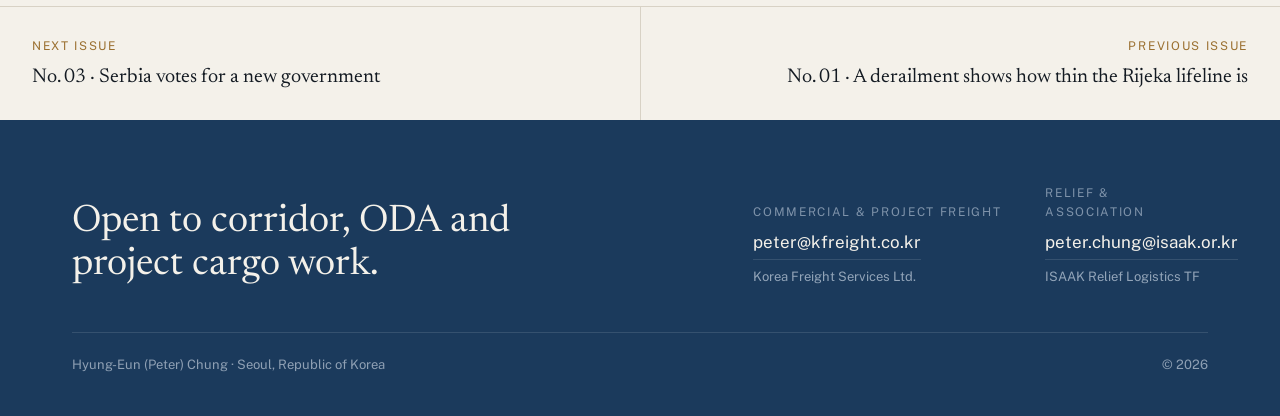
<file: blog/week02/index.html>
<!doctype html>
<html lang="en">
<head>
<meta charset="utf-8">
<meta name="viewport" content="width=device-width, initial-scale=1">
<title>No. 02 &middot; Rijeka&rsquo;s rail line is back, Koper passes a million TEU, and the decisions that will move cargo next year are being made in Brussels and Belgrade &mdash; Weekly Briefing</title>
<meta name="description" content="The Zagreb–Rijeka line reopens to freight on a patch, Koper reports one million TEU, Far East–Europe reliability falls to 4%, EU accession talks move on four fronts, and sanctions and war risk shape routing.">
<meta name="author" content="Hyung-Eun (Peter) Chung">
<meta property="og:type" content="article">
<link rel="canonical" href="https://peterchung.kr/blog/week02/">
<meta property="og:url" content="https://peterchung.kr/blog/week02/">
<meta property="og:title" content="Rijeka's rail line is back, Koper passes a million TEU, and the decisions that will move cargo next year are being made in Brussels and Belgrade">
<meta property="og:description" content="The Zagreb–Rijeka line reopens to freight on a patch, Koper reports one million TEU, Far East–Europe reliability falls to 4%, EU accession talks move on four fronts, and sanctions and war risk shape routing.">
<meta property="og:image" content="https://peterchung.kr/images/blog/week02/koper-maersk-hanoi.jpg">
<meta property="og:image:width" content="1600">
<meta property="og:image:height" content="1199">
<meta property="article:published_time" content="2026-10-21">
<meta name="twitter:card" content="summary_large_image">
<meta name="twitter:image" content="https://peterchung.kr/images/blog/week02/koper-maersk-hanoi.jpg">
<meta name="theme-color" content="#1b3a5c">
<link rel="icon" href="data:image/svg+xml,%3Csvg xmlns='http://www.w3.org/2000/svg' viewBox='0 0 32 32'%3E%3Crect width='32' height='32' fill='%231b3a5c'/%3E%3Ctext x='16' y='23' font-family='Georgia,serif' font-size='19' fill='%23f4f1ea' text-anchor='middle'%3EC%3C/text%3E%3C/svg%3E">
<link rel="preconnect" href="https://fonts.googleapis.com">
<link rel="preconnect" href="https://fonts.gstatic.com" crossorigin>
<link rel="stylesheet" href="https://fonts.googleapis.com/css2?family=Newsreader:opsz,wght@6..72,300;6..72,400;6..72,500;6..72,600;6..72,700&amp;family=Public+Sans:wght@400;500;600&amp;display=swap">
<link rel="stylesheet" href="/assets/site.css">
</head>
<body>
<a class="skip" href="#main">Skip to content</a>
<header class="topbar wrap">
  <a class="topbar__name" href="/">Hyung-Eun (Peter) Chung</a>
  <nav class="nav" aria-label="Main">
    <a class="nav__link" href="/">Main</a>
    <a class="nav__link" href="/#now">Now</a>
    <a class="nav__link" href="/#career">Career</a>
    <div class="nav__group">
      <button type="button" class="nav__link" aria-expanded="false" aria-haspopup="true">Record <svg class="nav__caret" width="9" height="6" viewBox="0 0 9 6" fill="none" aria-hidden="true"><path d="M1 1.5 4.5 4.5 8 1.5" stroke="currentColor" stroke-width="1.3" stroke-linecap="round"/></svg></button>
      <div class="nav__menu">
      <a href="/record/koica-oda.html">KOICA ODA &amp; Humanitarian Relief Logistics<span class="yr">1996 &ndash; 2005</span></a>
      <a href="/record/shipping-agency.html">Shipping Agency<span class="yr">1986 &ndash; 2005</span></a>
      <a href="/record/freight-forwarding.html">Freight Forwarding &mdash; Project Logistics<span class="yr">1989 &ndash; today</span></a>
      <a href="/record/international-trading.html">International Trading<span class="yr">1991 &ndash; 2022</span></a>
      <a href="/record/deck-officer.html">Ship&rsquo;s Deck Officer<span class="yr">1979 &ndash; 1986</span></a>
      <a href="/record/education.html">Education<span class="yr">1979 &ndash; 2015</span></a>
      </div>
    </div>
    <a class="nav__link" href="/#contact">Contact</a>
    <a class="nav__link is-current" href="/blog/">Blog</a>
  </nav>
</header>

<main id="main">

  <article>
  <section class="page-head wrap">
    <a class="back" href="/blog/">&larr; Weekly Briefing</a>
    <h1>Rijeka&rsquo;s rail line is back, Koper passes a million TEU, and the decisions that will move cargo next year are being made in Brussels and Belgrade</h1>
    <div class="meta">
      <span class="yr">No. 02 &middot; 21 October 2026</span>
      <span>Croatia &middot; Slovenia &middot; Montenegro &middot; Albania &middot; Ukraine &middot; Serbia &middot; Kosovo &middot; Black Sea</span>
    </div>
  </section>

  <figure class="brief-hero wrap">
    <img src="/images/blog/week02/koper-maersk-hanoi.jpg" width="1600" height="1199" alt="The container ship Maersk Hanoi alongside the container terminal at the Port of Koper, with ship-to-shore cranes working over her deck">
    <figcaption class="credit">Maersk Hanoi at the container terminal in Koper. Photo: Petar Milošević, <a href="https://commons.wikimedia.org/wiki/File:MAERSK_HANOI_Container_Ship_(Port_Koper_SIKOP,_2023).jpg" target="_blank" rel="noopener">Wikimedia Commons</a>, <a href="https://creativecommons.org/licenses/by-sa/4.0/" target="_blank" rel="noopener">CC BY-SA 4.0</a></figcaption>
  </figure>

  <section class="brief wrap">
    <div class="brief__body">
      <p>On the ground, the week was a story of one line reopening on a patch. The Zagreb&ndash;Rijeka line took freight again on the afternoon of 15 October, five days after the derailment at Meja, but switches and signalling still need repair, so a fallback booking makes sense until the operator says the work is finished. Koper reported one million TEU for the year to date, ahead of schedule. It cannot be called a record because the source gives no prior-year figure, but the port is plainly carrying volume while it sells the southern route to Bavarian shippers. The weak point is outside the Adriatic: September schedule reliability was 27% worldwide and 4% on Far East&ndash;Europe, with 17% or more of October Far East&ndash;Europe capacity cancelled. A late vessel at Koper costs a rail slot behind it.</p>
      <p>Behind the logistics, the slow part of the region is moving. On 12 and 13 October the EU held accession conferences with Montenegro, Albania, Ukraine and Moldova. Montenegro now has 21 of its 33 chapters provisionally closed, and Ukraine and Moldova opened two negotiating clusters covering 17 chapters. The Commission&rsquo;s enlargement package, with accession roadmaps for four of those countries and a proposal for gradual integration, has been pushed back a week to 4 November. Early signs point to transport and energy among the areas for deeper market participation. For a corridor business that matters more than any single tender: customs alignment, rail rules and funding eligibility follow accession, in that order of boring detail.</p>
      <p>The risks are political. Serbia&rsquo;s oil company NIS is still held by Russian shareholders under US sanctions, and Romania has cleared the sale of its Romanian petrol-station arm to Argenta, a step in a restructuring that is separate from the Hungarian MOL talks. Fuel and project cargo in Serbia depend on how that ends. Kosovo&rsquo;s parliament passed a law that the EU&rsquo;s enlargement commissioner called unacceptable, which touches the Hague court handling cases involving Kosovo. No customs or transit consequence has been reported yet, but it is a funding and relationship risk to watch. And in the Black Sea, one outlet reports at least four merchant ships hit off Bulgaria and Romania between 13 and 15 October, with at least 17 seafarers missing. It is a single source, so verify before quoting it. If it holds, insurers will reprice the Constanța and Danube options.</p>
      <p>The common thread is that routing is being decided by accession timetables, sanctions and war risk as much as by track and berth. On the cost side, EU leaders asked the Commission to update its ETS2 impact assessment without postponing it; ETS2 will reach hauliers through diesel prices from 2028. That cost belongs in any multi-year road contract signed now.</p>
      <p><em>Note on scope: four logistics items and six context items passed verification this week. Anything that could not be confirmed by reading the source was left out.</em></p>
    </div>

    <aside class="brief__side" aria-label="This week at a glance">
      <div class="fact"><strong>Zagreb&ndash;Rijeka rail</strong><span>Reopened to freight on the afternoon of 15 Oct after five days; switches and signalling still under repair.</span></div>
      <div class="fact"><strong>Port of Koper</strong><span>One million TEU year to date, ahead of schedule.</span></div>
      <div class="fact"><strong>Schedule reliability</strong><span>27% globally in September; Far East&ndash;Europe 4% on time, 17% or more of October capacity cancelled.</span></div>
      <div class="fact"><strong>EU accession</strong><span>Montenegro at 21 of 33 chapters closed; enlargement package moved to 4 Nov.</span></div>
      <div class="fact"><strong>Western Black Sea</strong><span>At least four merchant ships reported hit off Bulgaria and Romania, 13&ndash;15 Oct (single source).</span></div>
    </aside>

    <div class="brief__ko" lang="ko">
      <h2 class="brief__h">한국어 요약</h2>
      <p>현장에서는 10월 15일 자그레브–리예카 노선이 화물에 한해 재개되었지만 복구가 끝나지 않아 임시 상태이고, 코페르는 올해 누적 100만 TEU를 예상보다 일찍 달성했으나 전 세계 정시성이 27%(극동–유럽 4%)로 떨어져 일정 위험이 큽니다. 물류 뒤의 흐름으로는 10월 12~13일 EU가 몬테네그로, 알바니아, 우크라이나, 몰도바와 가입 협상 회의를 열어 몬테네그로는 33개 챕터 중 21개를 잠정 종결했고, 가입 로드맵을 담은 확대 패키지는 11월 4일로 연기되었습니다. 세르비아 NIS는 미국 제재 아래 러시아 지분 문제가 남아 있고 루마니아 주유소 부문 매각만 승인되었으며, 코소보는 EU가 &ldquo;수용 불가&rdquo;라고 한 헤이그 특별법원 관련 법을 통과시켜 관계 위험이 커졌습니다. 흑해 선박 피격은 단일 출처 보도이므로 확인이 필요하고, ETS2는 연기 없이 영향평가만 재검토되어 2028년부터 도로 운송 연료비에 반영됩니다. 결국 물류 경로는 선로와 부두만큼이나 EU 가입 일정, 제재, 전쟁 위험으로 결정되고 있습니다.</p>
    </div>

    <div class="items">
      <h2 class="brief__h">Part A &middot; On the ground</h2>

      <div class="item-src item-src--img">
        <div class="item-src__n">A1</div>
        <div class="item-src__b">
          <div class="item-src__t">Zagreb&ndash;Rijeka reopens to freight</div>
          <p>Freight resumed in the late afternoon of 15 October after a five-day stoppage; passenger service is partial and repairs to switches and signalling continue.</p>
          <div class="item-src__link">Source: <a href="https://www.adriaports.com/en/railways/croatia-the-rijeka-zagreb-railroad-reopens-to-freight-traffic/" target="_blank" rel="noopener">AdriaPorts, 16 October 2026</a> &middot; follow-up to <a href="/blog/week01/">No. 01</a></div>
        </div>
        <figure class="item-src__fig">
          <img src="/images/blog/week02/meja-hz-cargo.jpg" width="960" height="640" loading="lazy" alt="Two HŽ Cargo electric locomotives running downhill through Meja station on the Zagreb–Rijeka line">
          <figcaption class="credit">HŽ Cargo locomotives at Meja station, heading down to Rijeka. Photo: Falk2, <a href="https://commons.wikimedia.org/wiki/File:J32_329_Bf_Meja,_1_141_004.jpg" target="_blank" rel="noopener">Wikimedia Commons</a>, <a href="https://creativecommons.org/licenses/by-sa/4.0/" target="_blank" rel="noopener">CC BY-SA 4.0</a></figcaption>
        </figure>
      </div>

      <div class="item-src item-src--img">
        <div class="item-src__n">A2</div>
        <div class="item-src__b">
          <div class="item-src__t">Koper reaches one million TEU</div>
          <p>One million TEU since the start of the year, ahead of schedule; no prior-year comparison given. Management also presented the southern route to Bavarian partners in Munich.</p>
          <div class="item-src__link">Source: <a href="https://www.adriaports.com/en/shipping-en/port-of-koper-reaches-one-million-teu/" target="_blank" rel="noopener">AdriaPorts, 14 October 2026</a></div>
        </div>
        <figure class="item-src__fig">
          <img src="/images/blog/week02/koper-aerial.jpg" width="960" height="640" loading="lazy" alt="Aerial view of the Port of Koper and the town of Koper on the Slovenian coast">
          <figcaption class="credit">The Port of Koper from the air. Photo: Marek Ślusarczyk (Tupungato), <a href="https://commons.wikimedia.org/wiki/File:03_Port_of_Koper_aerial_view,_Slovenia_-_Luka_Koper.jpg" target="_blank" rel="noopener">Wikimedia Commons</a>, <a href="https://creativecommons.org/licenses/by/3.0/" target="_blank" rel="noopener">CC BY 3.0</a></figcaption>
        </figure>
      </div>

      <div class="item-src item-src--img">
        <div class="item-src__n">A3</div>
        <div class="item-src__b">
          <div class="item-src__t">Global schedule reliability falls to 27%</div>
          <p>Xeneta&rsquo;s September data: Far East&ndash;Europe 4% on time, 9.9-day average delay, at least 17% of October Far East&ndash;Europe capacity cancelled.</p>
          <div class="item-src__link">Source: <a href="https://www.adriaports.com/en/news-en/maritime-shipping-overall-reliability-has-dropped-to-27/" target="_blank" rel="noopener">AdriaPorts, 13 October 2026</a></div>
        </div>
        <figure class="item-src__fig">
          <img src="/images/blog/week02/yang-ming-mediterranean.jpg" width="960" height="720" loading="lazy" alt="A loaded Yang Ming container ship at sea in the Mediterranean">
          <figcaption class="credit">A Yang Ming container ship in the Mediterranean, bound for Suez. Photo: RH, <a href="https://commons.wikimedia.org/wiki/File:YANG_MING_Container_Ship_in_the_mediterranean_sea_towards_the_Suez_Canal.jpg" target="_blank" rel="noopener">Wikimedia Commons</a>, <a href="https://creativecommons.org/licenses/by-sa/4.0/" target="_blank" rel="noopener">CC BY-SA 4.0</a></figcaption>
        </figure>
      </div>

      <div class="item-src item-src--img">
        <div class="item-src__n">A4</div>
        <div class="item-src__b">
          <div class="item-src__t">Arab-Balkans Corridor launches</div>
          <p>A private sea-rail-road route from Port Said and Alexandria via Thessaloniki and Corridor X to Niš, launched 29 September; a separate Bar (Montenegro) track has an MoU but no carrier or schedule.</p>
          <div class="item-src__link">Source: <a href="https://enterpriseam.com/logistics/2026/10/08/egypt-expands-balkans-trade-gateway-as-arab-balkans-corridor-launches/" target="_blank" rel="noopener">Enterprise, 8 October 2026</a></div>
        </div>
        <figure class="item-src__fig">
          <img src="/images/blog/week02/thessaloniki-port.jpg" width="960" height="640" loading="lazy" alt="The Port of Thessaloniki seen across the bay, with container and harbour cranes on the skyline">
          <figcaption class="credit">The Port of Thessaloniki across the bay. Photo: Ymblanter, <a href="https://commons.wikimedia.org/wiki/File:Thessaloniki_Panorama_of_the_port_from_Nikis.jpg" target="_blank" rel="noopener">Wikimedia Commons</a>, <a href="https://creativecommons.org/licenses/by-sa/4.0/" target="_blank" rel="noopener">CC BY-SA 4.0</a></figcaption>
        </figure>
      </div>
    </div>

    <div class="items">
      <h2 class="brief__h">Part B &middot; Behind the logistics</h2>

      <div class="item-src">
        <div class="item-src__n">B1</div>
        <div class="item-src__b">
          <div class="item-src__tag">Politics / EU integration</div>
          <div class="item-src__t">Accession talks move on four fronts</div>
          <p>On 12&ndash;13 October Montenegro closed three more chapters (21 of 33 now provisionally closed), Albania closed one (4 of 33), and Ukraine and Moldova opened clusters 2 and 3 (17 chapters).</p>
          <p class="item-src__why"><strong>Logistics link:</strong> customs, transport and funding rules converge as chapters close.</p>
          <div class="item-src__link">Source: <a href="https://www.consilium.europa.eu/en/press/news/20261013-4-accession-conferences-more-progress-for-montenegro-albania-ukraine-and-moldova/" target="_blank" rel="noopener">Council of the EU, 13 October 2026</a></div>
        </div>
      </div>

      <div class="item-src">
        <div class="item-src__n">B2</div>
        <div class="item-src__b">
          <div class="item-src__tag">Politics / EU integration</div>
          <div class="item-src__t">Enlargement package slips to 4 November</div>
          <p>It is expected to contain roadmaps for Albania, Moldova, Montenegro and Ukraine and a proposal for gradual integration, with early signs pointing to energy, transport, digital and defence.</p>
          <p class="item-src__why"><strong>Logistics link:</strong> transport is a candidate area for deeper market access.</p>
          <div class="item-src__link">Source: <a href="https://newunionpost.eu/2026/10/14/enlargement-package-2026-postponed/" target="_blank" rel="noopener">New Union Post, 14 October 2026</a></div>
        </div>
      </div>

      <div class="item-src">
        <div class="item-src__n">B3</div>
        <div class="item-src__b">
          <div class="item-src__tag">Economy / sanctions</div>
          <div class="item-src__t">Romania clears sale of NIS&rsquo;s petrol stations to Argenta</div>
          <p>The buyer is a Romanian metalworking group moving into fuel; NIS itself remains under US sanctions tied to Russian ownership, with the MOL talks separate.</p>
          <p class="item-src__why"><strong>Logistics link:</strong> fuel and project-cargo supply in Serbia depends on the ownership outcome.</p>
          <div class="item-src__link">Source: <a href="https://serbia-energy.eu/romania-approves-nis-subsidiary-sale-to-argenta-as-serbian-oil-group-restructures-under-sanctions-pressure/" target="_blank" rel="noopener">Serbia Energy, 16 October 2026</a></div>
        </div>
      </div>

      <div class="item-src">
        <div class="item-src__n">B4</div>
        <div class="item-src__b">
          <div class="item-src__tag">Politics / law</div>
          <div class="item-src__t">EU criticises Kosovo&rsquo;s law on the Hague court</div>
          <p>Commissioner Marta Kos called the new measure unacceptable; details of the provisions were not available in the published summary.</p>
          <p class="item-src__why"><strong>Logistics link:</strong> relationship and funding risk; no customs impact found yet.</p>
          <div class="item-src__link">Source: <a href="https://seenews.com/news/kosovos-restrictions-on-hague-court-powers-unacceptable-eus-kos-1302839" target="_blank" rel="noopener">SeeNews, 12 October 2026</a></div>
        </div>
      </div>

      <div class="item-src item-src--img">
        <div class="item-src__n">B5</div>
        <div class="item-src__b">
          <div class="item-src__tag">Law / regulation</div>
          <div class="item-src__t">EU leaders ask for an ETS2 impact review</div>
          <p>The 15&ndash;16 October summit asked the Commission to update its assessment; ETS2 (planned 2028) is not postponed.</p>
          <p class="item-src__why"><strong>Logistics link:</strong> road fuel cost, passed through to hauliers via diesel prices.</p>
          <div class="item-src__link">Source: <a href="https://www.adriaports.com/en/logistics/ets-the-eu-opens-the-door-to-an-impact-review/" target="_blank" rel="noopener">AdriaPorts, 16 October 2026</a></div>
        </div>
        <figure class="item-src__fig">
          <img src="/images/blog/week02/a1-log-toll.jpg" width="960" height="720" loading="lazy" alt="Traffic approaching the Log toll station on Slovenia's A1 motorway, with lorries at the toll booths">
          <figcaption class="credit">The Log toll station on Slovenia&rsquo;s A1 motorway, 2008. Photo: Yerpo, <a href="https://commons.wikimedia.org/wiki/File:Toll_station_Log_Slovenia_2.jpg" target="_blank" rel="noopener">Wikimedia Commons</a>, <a href="https://creativecommons.org/licenses/by-sa/4.0/" target="_blank" rel="noopener">CC BY-SA 4.0</a></figcaption>
        </figure>
      </div>

      <div class="item-src item-src--img">
        <div class="item-src__n">B6</div>
        <div class="item-src__b">
          <div class="item-src__tag">Security / geopolitics</div>
          <div class="item-src__t">Merchant ships reportedly hit in the western Black Sea</div>
          <p>Drone attacks on at least four ships off Bulgaria and Romania on 13&ndash;15 October, including a sinking with at least 17 seafarers missing; single source, treat with care.</p>
          <p class="item-src__why"><strong>Logistics link:</strong> war-risk pricing on Constanța and Danube routing.</p>
          <div class="item-src__link">Source: <a href="https://euromaidanpress.com/2026/10/16/russia-hits-two-more-ships/" target="_blank" rel="noopener">Euromaidan Press, 16 October 2026</a></div>
        </div>
        <figure class="item-src__fig">
          <img src="/images/blog/week02/constanta-bulk.jpg" width="960" height="720" loading="lazy" alt="A bulk carrier loading coal at the Port of Constanța, with cranes and the Constanța shipyard behind">
          <figcaption class="credit">A bulk carrier loading at Constanța, 2014. Photo: Mehlauge, <a href="https://commons.wikimedia.org/wiki/File:Constan%C8%9Ba_Kohlefrachter.JPG" target="_blank" rel="noopener">Wikimedia Commons</a>, <a href="https://creativecommons.org/licenses/by-sa/3.0/" target="_blank" rel="noopener">CC BY-SA 3.0</a></figcaption>
        </figure>
      </div>
    </div>

    <div class="brief__extra">
      <h2 class="brief__h">Country of the week &middot; Kosovo</h2>
      <p>SeeNews data this week gives a snapshot: the IMF raised its 2026 growth forecast to 3.5% (0.2 points above April), tax revenue rose 14.5% year on year in January&ndash;September, and harmonised inflation reached 7.8% in September. That is a growing economy with rising prices. Watch: how the EU responds to the Hague-court law, because it shapes the political climate for connectivity funding and project cargo.</p>
      <div class="item-src__link">Sources: <a href="https://seenews.com/news/imf-raises-kosovos-2026-gdp-growth-projection-to-3-5-percent-1302913" target="_blank" rel="noopener">IMF forecast, SeeNews, 13 October 2026</a> &middot; <a href="https://seenews.com/news/kosovos-tax-revenue-rises-14-5-percent-yy-in-jan-sept-1303141" target="_blank" rel="noopener">tax revenue, SeeNews, 16 October 2026</a> &middot; <a href="https://seenews.com/news/kosovos-harmonised-annual-inflation-speeds-up-to-7-8-percent-in-sept-1302830" target="_blank" rel="noopener">inflation, SeeNews, 12 October 2026</a></div>
    </div>

    <div class="brief__extra">
      <h2 class="brief__h">People to know</h2>
      <p><strong>Marta Kos</strong>, EU Commissioner for enlargement, who commented on the Kosovo law and has confirmed the 4 November date for the enlargement package.</p>
      <div class="item-src__link">Sources: <a href="https://seenews.com/news/kosovos-restrictions-on-hague-court-powers-unacceptable-eus-kos-1302839" target="_blank" rel="noopener">SeeNews, 12 October 2026</a> &middot; <a href="https://newunionpost.eu/2026/10/14/enlargement-package-2026-postponed/" target="_blank" rel="noopener">New Union Post, 14 October 2026</a></div>
    </div>
  </section>
  </article>

  <nav class="pager" aria-label="Issue navigation">
    <a href="/blog/week03/"><span class="dir">Next issue</span><span class="ttl">No. 03 &middot; Serbia votes for a new government</span></a>
    <a class="next" href="/blog/week01/"><span class="dir">Previous issue</span><span class="ttl">No. 01 &middot; A derailment shows how thin the Rijeka lifeline is</span></a>
  </nav>

</main>

<footer class="foot" id="contact">
  <div class="foot__top">
    <div class="foot__claim">Open to corridor, ODA and project cargo work.</div>
    <div class="foot__c1 foot__block">
      <div class="foot__label">Commercial &amp; project freight</div>
      <a href="mailto:peter@kfreight.co.kr">peter@kfreight.co.kr</a>
      <div class="foot__org">Korea Freight Services Ltd.</div>
    </div>
    <div class="foot__c2 foot__block">
      <div class="foot__label">Relief &amp; association</div>
      <a href="mailto:peter.chung@isaak.or.kr">peter.chung@isaak.or.kr</a>
      <div class="foot__org">ISAAK Relief Logistics TF</div>
    </div>
  </div>
  <div class="foot__bar">
    <div>Hyung-Eun (Peter) Chung &middot; Seoul, Republic of Korea</div>
    <div>&copy; 2026</div>
  </div>
</footer>

<script src="/assets/site.js"></script>
</body>
</html>
</file>
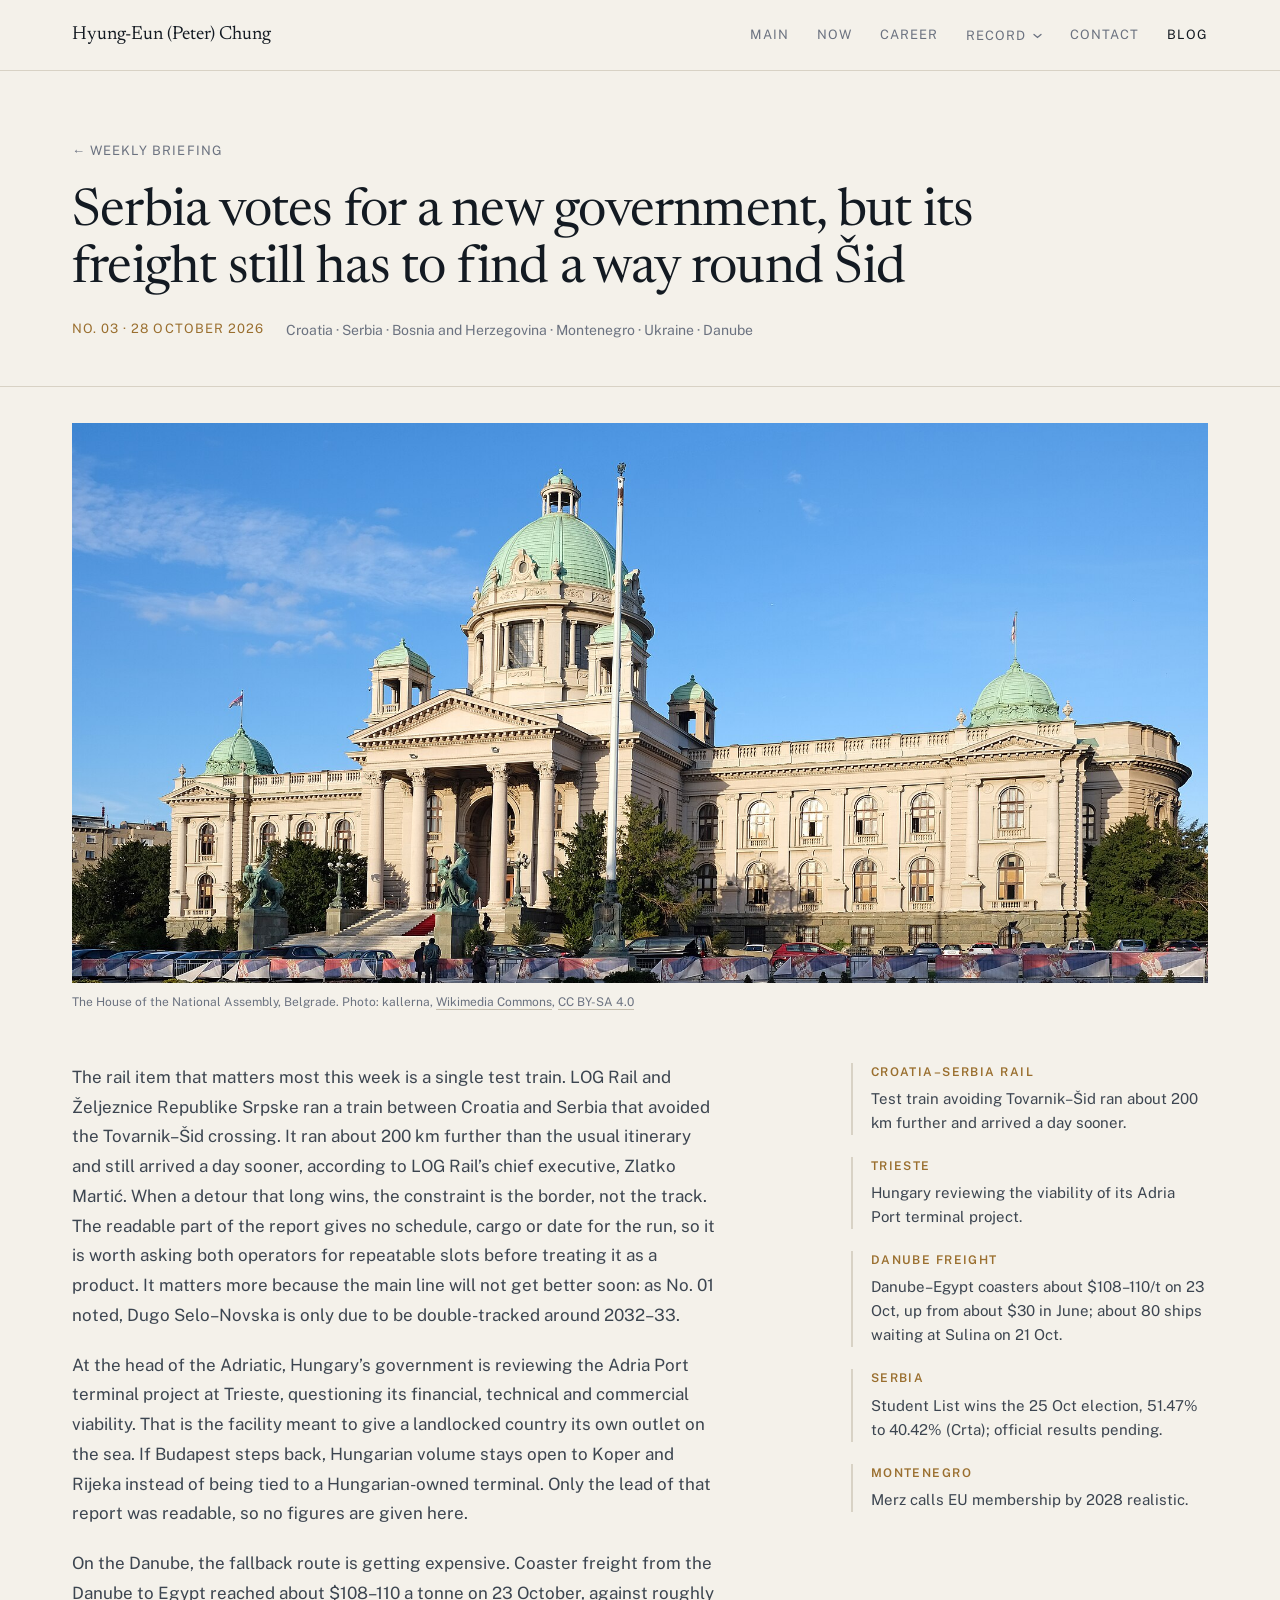
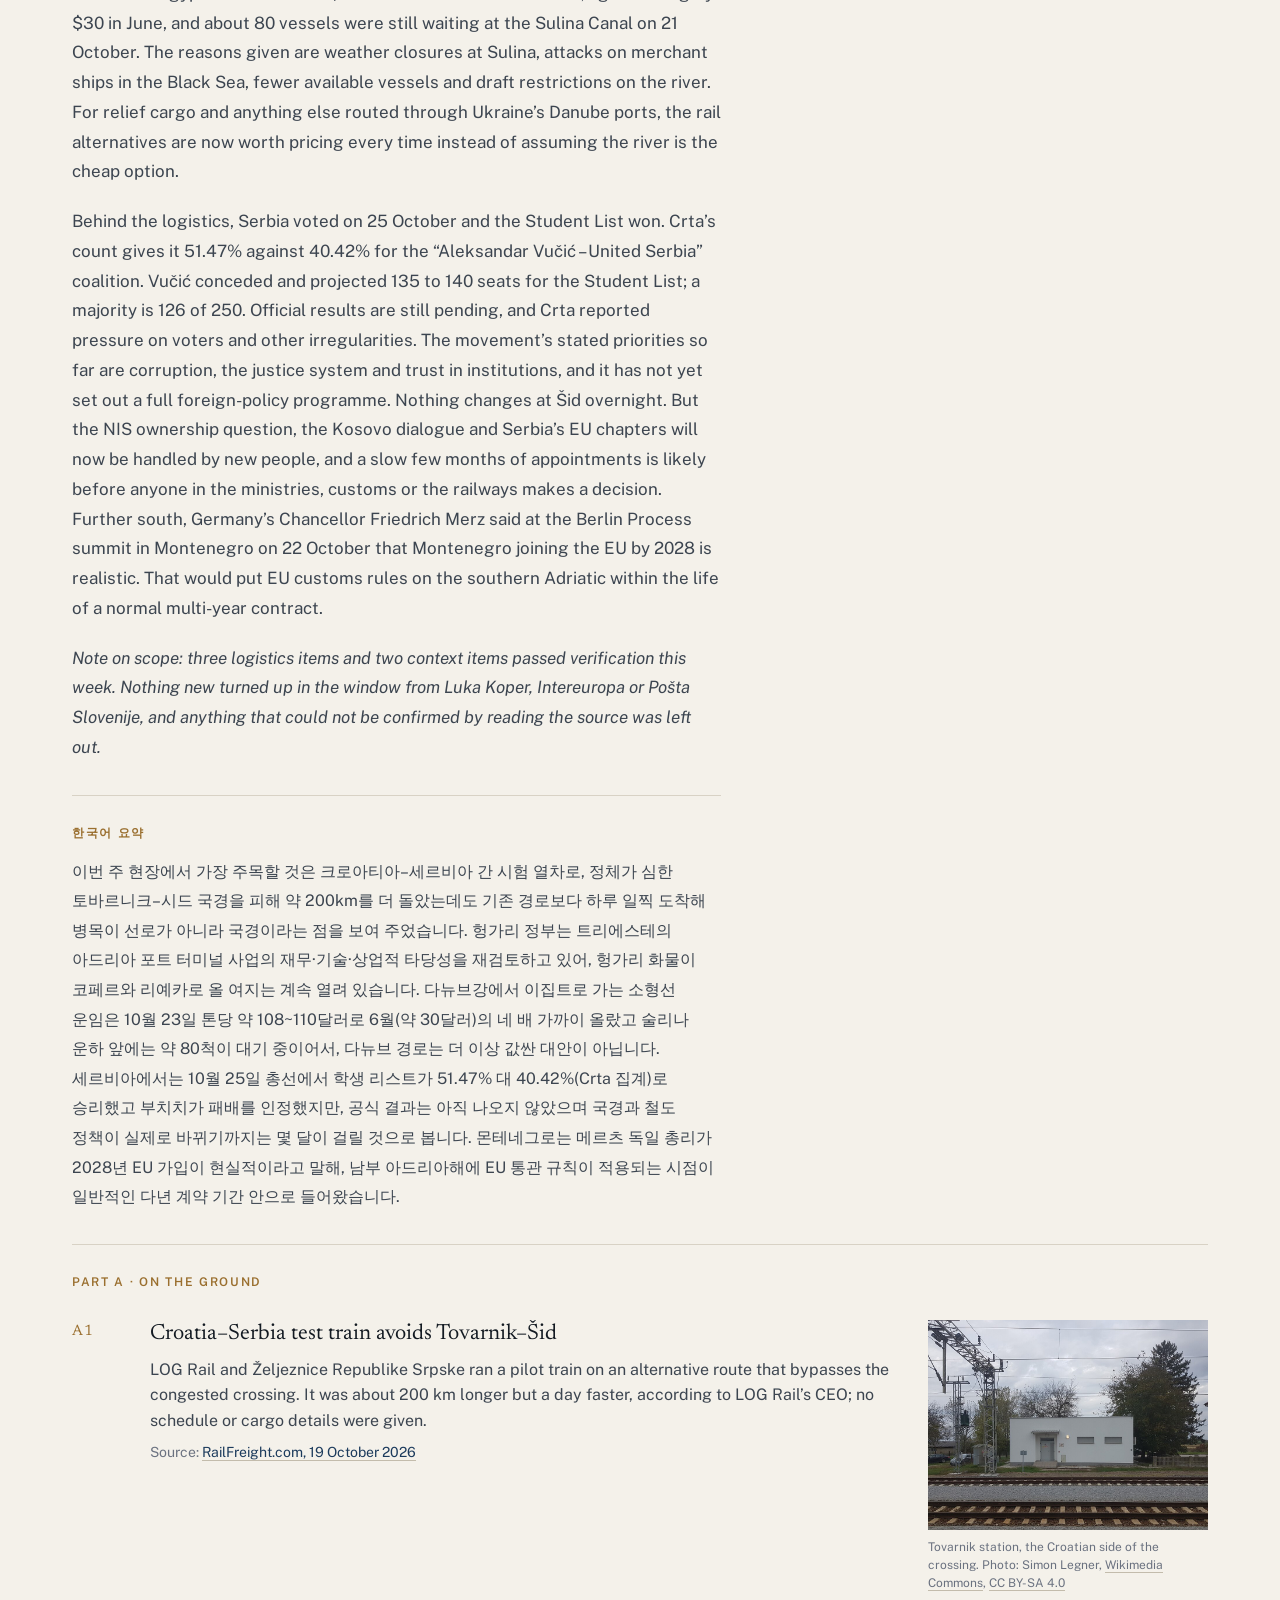
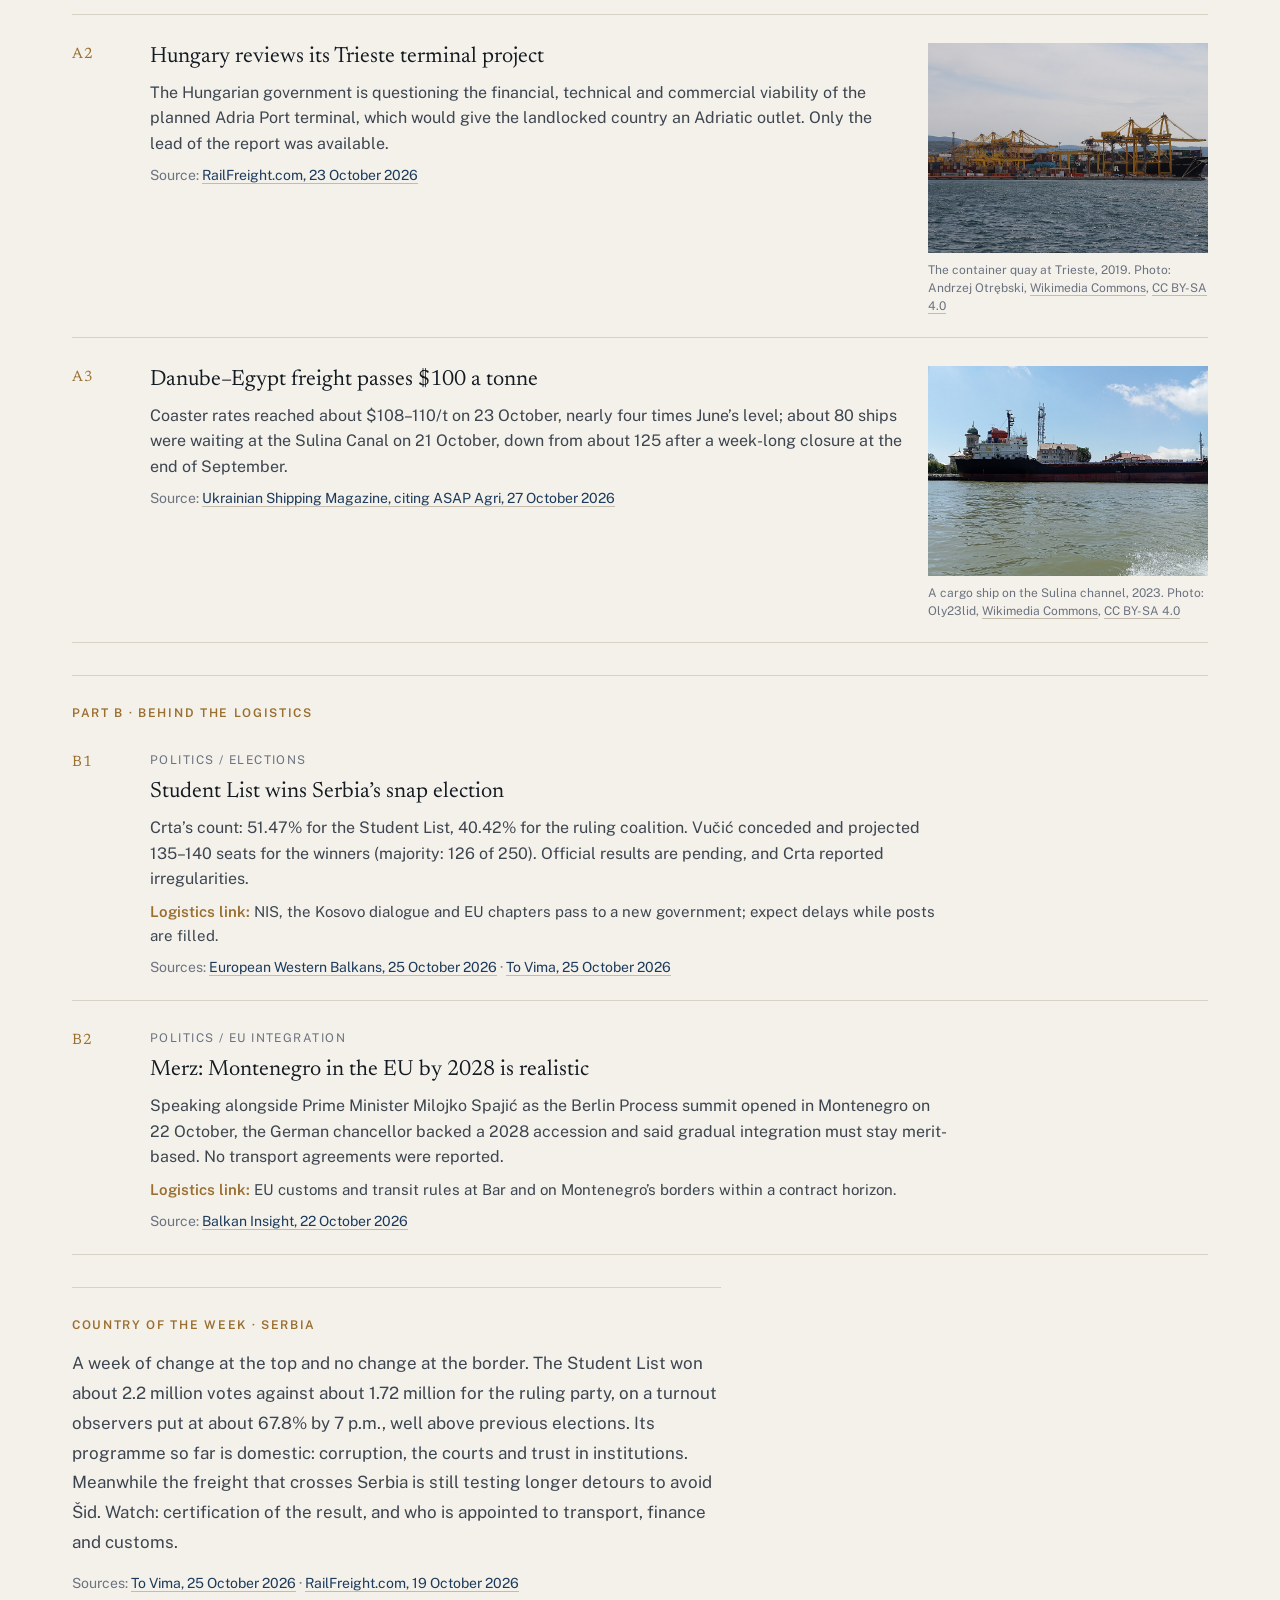
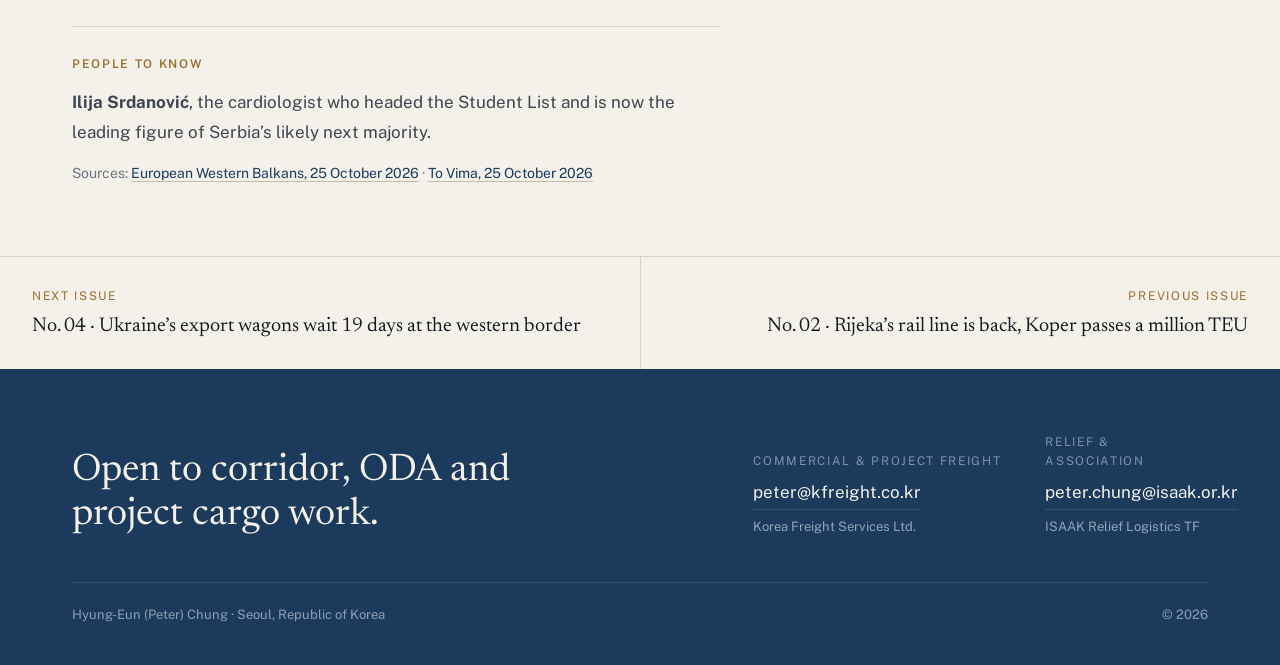
<file: blog/week03/index.html>
<!doctype html>
<html lang="en">
<head>
<meta charset="utf-8">
<meta name="viewport" content="width=device-width, initial-scale=1">
<title>No. 03 &middot; Serbia votes for a new government, but its freight still has to find a way round Šid &mdash; Weekly Briefing</title>
<meta name="description" content="A Croatia–Serbia test train beats the Šid crossing by a day, Hungary reviews its Trieste terminal, Danube freight to Egypt passes $100 a tonne, and the Student List wins Serbia's election.">
<meta name="author" content="Hyung-Eun (Peter) Chung">
<meta property="og:type" content="article">
<link rel="canonical" href="https://peterchung.kr/blog/week03/">
<meta property="og:url" content="https://peterchung.kr/blog/week03/">
<meta property="og:title" content="Serbia votes for a new government, but its freight still has to find a way round Šid">
<meta property="og:description" content="A Croatia–Serbia test train beats the Šid crossing by a day, Hungary reviews its Trieste terminal, Danube freight to Egypt passes $100 a tonne, and the Student List wins Serbia's election.">
<meta property="og:image" content="https://peterchung.kr/images/blog/week03/serbia-national-assembly.jpg">
<meta property="og:image:width" content="1920">
<meta property="og:image:height" content="1171">
<meta property="article:published_time" content="2026-10-28">
<meta name="twitter:card" content="summary_large_image">
<meta name="twitter:image" content="https://peterchung.kr/images/blog/week03/serbia-national-assembly.jpg">
<meta name="theme-color" content="#1b3a5c">
<link rel="icon" href="data:image/svg+xml,%3Csvg xmlns='http://www.w3.org/2000/svg' viewBox='0 0 32 32'%3E%3Crect width='32' height='32' fill='%231b3a5c'/%3E%3Ctext x='16' y='23' font-family='Georgia,serif' font-size='19' fill='%23f4f1ea' text-anchor='middle'%3EC%3C/text%3E%3C/svg%3E">
<link rel="preconnect" href="https://fonts.googleapis.com">
<link rel="preconnect" href="https://fonts.gstatic.com" crossorigin>
<link rel="stylesheet" href="https://fonts.googleapis.com/css2?family=Newsreader:opsz,wght@6..72,300;6..72,400;6..72,500;6..72,600;6..72,700&amp;family=Public+Sans:wght@400;500;600&amp;display=swap">
<link rel="stylesheet" href="/assets/site.css">
</head>
<body>
<a class="skip" href="#main">Skip to content</a>
<header class="topbar wrap">
  <a class="topbar__name" href="/">Hyung-Eun (Peter) Chung</a>
  <nav class="nav" aria-label="Main">
    <a class="nav__link" href="/">Main</a>
    <a class="nav__link" href="/#now">Now</a>
    <a class="nav__link" href="/#career">Career</a>
    <div class="nav__group">
      <button type="button" class="nav__link" aria-expanded="false" aria-haspopup="true">Record <svg class="nav__caret" width="9" height="6" viewBox="0 0 9 6" fill="none" aria-hidden="true"><path d="M1 1.5 4.5 4.5 8 1.5" stroke="currentColor" stroke-width="1.3" stroke-linecap="round"/></svg></button>
      <div class="nav__menu">
      <a href="/record/koica-oda.html">KOICA ODA &amp; Humanitarian Relief Logistics<span class="yr">1996 &ndash; 2005</span></a>
      <a href="/record/shipping-agency.html">Shipping Agency<span class="yr">1986 &ndash; 2005</span></a>
      <a href="/record/freight-forwarding.html">Freight Forwarding &mdash; Project Logistics<span class="yr">1989 &ndash; today</span></a>
      <a href="/record/international-trading.html">International Trading<span class="yr">1991 &ndash; 2022</span></a>
      <a href="/record/deck-officer.html">Ship&rsquo;s Deck Officer<span class="yr">1979 &ndash; 1986</span></a>
      <a href="/record/education.html">Education<span class="yr">1979 &ndash; 2015</span></a>
      </div>
    </div>
    <a class="nav__link" href="/#contact">Contact</a>
    <a class="nav__link is-current" href="/blog/">Blog</a>
  </nav>
</header>

<main id="main">

  <article>
  <section class="page-head wrap">
    <a class="back" href="/blog/">&larr; Weekly Briefing</a>
    <h1>Serbia votes for a new government, but its freight still has to find a way round Šid</h1>
    <div class="meta">
      <span class="yr">No. 03 &middot; 28 October 2026</span>
      <span>Croatia &middot; Serbia &middot; Bosnia and Herzegovina &middot; Montenegro &middot; Ukraine &middot; Danube</span>
    </div>
  </section>

  <figure class="brief-hero wrap">
    <img src="/images/blog/week03/serbia-national-assembly.jpg" width="1920" height="1171" alt="The House of the National Assembly of the Republic of Serbia in Belgrade, a domed neoclassical building, in late afternoon light">
    <figcaption class="credit">The House of the National Assembly, Belgrade. Photo: kallerna, <a href="https://commons.wikimedia.org/wiki/File:House_of_the_National_Assembly_of_the_Republic_of_Serbia_Belgrade_1.jpg" target="_blank" rel="noopener">Wikimedia Commons</a>, <a href="https://creativecommons.org/licenses/by-sa/4.0/" target="_blank" rel="noopener">CC BY-SA 4.0</a></figcaption>
  </figure>

  <section class="brief wrap">
    <div class="brief__body">
      <p>The rail item that matters most this week is a single test train. LOG Rail and Željeznice Republike Srpske ran a train between Croatia and Serbia that avoided the Tovarnik&ndash;Šid crossing. It ran about 200 km further than the usual itinerary and still arrived a day sooner, according to LOG Rail&rsquo;s chief executive, Zlatko Martić. When a detour that long wins, the constraint is the border, not the track. The readable part of the report gives no schedule, cargo or date for the run, so it is worth asking both operators for repeatable slots before treating it as a product. It matters more because the main line will not get better soon: as No. 01 noted, Dugo Selo&ndash;Novska is only due to be double-tracked around 2032&ndash;33.</p>
      <p>At the head of the Adriatic, Hungary&rsquo;s government is reviewing the Adria Port terminal project at Trieste, questioning its financial, technical and commercial viability. That is the facility meant to give a landlocked country its own outlet on the sea. If Budapest steps back, Hungarian volume stays open to Koper and Rijeka instead of being tied to a Hungarian-owned terminal. Only the lead of that report was readable, so no figures are given here.</p>
      <p>On the Danube, the fallback route is getting expensive. Coaster freight from the Danube to Egypt reached about $108&ndash;110 a tonne on 23 October, against roughly $30 in June, and about 80 vessels were still waiting at the Sulina Canal on 21 October. The reasons given are weather closures at Sulina, attacks on merchant ships in the Black Sea, fewer available vessels and draft restrictions on the river. For relief cargo and anything else routed through Ukraine&rsquo;s Danube ports, the rail alternatives are now worth pricing every time instead of assuming the river is the cheap option.</p>
      <p>Behind the logistics, Serbia voted on 25 October and the Student List won. Crta&rsquo;s count gives it 51.47% against 40.42% for the &ldquo;Aleksandar Vučić &ndash; United Serbia&rdquo; coalition. Vučić conceded and projected 135 to 140 seats for the Student List; a majority is 126 of 250. Official results are still pending, and Crta reported pressure on voters and other irregularities. The movement&rsquo;s stated priorities so far are corruption, the justice system and trust in institutions, and it has not yet set out a full foreign-policy programme. Nothing changes at Šid overnight. But the NIS ownership question, the Kosovo dialogue and Serbia&rsquo;s EU chapters will now be handled by new people, and a slow few months of appointments is likely before anyone in the ministries, customs or the railways makes a decision. Further south, Germany&rsquo;s Chancellor Friedrich Merz said at the Berlin Process summit in Montenegro on 22 October that Montenegro joining the EU by 2028 is realistic. That would put EU customs rules on the southern Adriatic within the life of a normal multi-year contract.</p>
      <p><em>Note on scope: three logistics items and two context items passed verification this week. Nothing new turned up in the window from Luka Koper, Intereuropa or Pošta Slovenije, and anything that could not be confirmed by reading the source was left out.</em></p>
    </div>

    <aside class="brief__side" aria-label="This week at a glance">
      <div class="fact"><strong>Croatia&ndash;Serbia rail</strong><span>Test train avoiding Tovarnik&ndash;Šid ran about 200 km further and arrived a day sooner.</span></div>
      <div class="fact"><strong>Trieste</strong><span>Hungary reviewing the viability of its Adria Port terminal project.</span></div>
      <div class="fact"><strong>Danube freight</strong><span>Danube&ndash;Egypt coasters about $108&ndash;110/t on 23 Oct, up from about $30 in June; about 80 ships waiting at Sulina on 21 Oct.</span></div>
      <div class="fact"><strong>Serbia</strong><span>Student List wins the 25 Oct election, 51.47% to 40.42% (Crta); official results pending.</span></div>
      <div class="fact"><strong>Montenegro</strong><span>Merz calls EU membership by 2028 realistic.</span></div>
    </aside>

    <div class="brief__ko" lang="ko">
      <h2 class="brief__h">한국어 요약</h2>
      <p>이번 주 현장에서 가장 주목할 것은 크로아티아–세르비아 간 시험 열차로, 정체가 심한 토바르니크–시드 국경을 피해 약 200km를 더 돌았는데도 기존 경로보다 하루 일찍 도착해 병목이 선로가 아니라 국경이라는 점을 보여 주었습니다. 헝가리 정부는 트리에스테의 아드리아 포트 터미널 사업의 재무·기술·상업적 타당성을 재검토하고 있어, 헝가리 화물이 코페르와 리예카로 올 여지는 계속 열려 있습니다. 다뉴브강에서 이집트로 가는 소형선 운임은 10월 23일 톤당 약 108~110달러로 6월(약 30달러)의 네 배 가까이 올랐고 술리나 운하 앞에는 약 80척이 대기 중이어서, 다뉴브 경로는 더 이상 값싼 대안이 아닙니다. 세르비아에서는 10월 25일 총선에서 학생 리스트가 51.47% 대 40.42%(Crta 집계)로 승리했고 부치치가 패배를 인정했지만, 공식 결과는 아직 나오지 않았으며 국경과 철도 정책이 실제로 바뀌기까지는 몇 달이 걸릴 것으로 봅니다. 몬테네그로는 메르츠 독일 총리가 2028년 EU 가입이 현실적이라고 말해, 남부 아드리아해에 EU 통관 규칙이 적용되는 시점이 일반적인 다년 계약 기간 안으로 들어왔습니다.</p>
    </div>

    <div class="items">
      <h2 class="brief__h">Part A &middot; On the ground</h2>

      <div class="item-src item-src--img">
        <div class="item-src__n">A1</div>
        <div class="item-src__b">
          <div class="item-src__t">Croatia&ndash;Serbia test train avoids Tovarnik&ndash;Šid</div>
          <p>LOG Rail and Željeznice Republike Srpske ran a pilot train on an alternative route that bypasses the congested crossing. It was about 200 km longer but a day faster, according to LOG Rail&rsquo;s CEO; no schedule or cargo details were given.</p>
          <div class="item-src__link">Source: <a href="https://www.railfreight.com/infrastructure/2026/10/19/croatia-serbia-alternative-route-trial-cuts-transit-time-by-one-day/" target="_blank" rel="noopener">RailFreight.com, 19 October 2026</a></div>
        </div>
        <figure class="item-src__fig">
          <img src="/images/blog/week03/tovarnik-station.jpg" width="960" height="720" loading="lazy" alt="Tracks at Tovarnik station, the Croatian side of the Tovarnik–Šid rail border crossing">
          <figcaption class="credit">Tovarnik station, the Croatian side of the crossing. Photo: Simon Legner, <a href="https://commons.wikimedia.org/wiki/File:Tovarnik_train_station_(20191010_154257).jpg" target="_blank" rel="noopener">Wikimedia Commons</a>, <a href="https://creativecommons.org/licenses/by-sa/4.0/" target="_blank" rel="noopener">CC BY-SA 4.0</a></figcaption>
        </figure>
      </div>

      <div class="item-src item-src--img">
        <div class="item-src__n">A2</div>
        <div class="item-src__b">
          <div class="item-src__t">Hungary reviews its Trieste terminal project</div>
          <p>The Hungarian government is questioning the financial, technical and commercial viability of the planned Adria Port terminal, which would give the landlocked country an Adriatic outlet. Only the lead of the report was available.</p>
          <div class="item-src__link">Source: <a href="https://www.railfreight.com/intermodal/2026/10/23/hungary-puts-trieste-port-terminal-project-under-review/" target="_blank" rel="noopener">RailFreight.com, 23 October 2026</a></div>
        </div>
        <figure class="item-src__fig">
          <img src="/images/blog/week03/trieste-port.jpg" width="960" height="640" loading="lazy" alt="Container cranes working a ship at the Port of Trieste">
          <figcaption class="credit">The container quay at Trieste, 2019. Photo: Andrzej Otrębski, <a href="https://commons.wikimedia.org/wiki/File:Trieste_port_03.jpg" target="_blank" rel="noopener">Wikimedia Commons</a>, <a href="https://creativecommons.org/licenses/by-sa/4.0/" target="_blank" rel="noopener">CC BY-SA 4.0</a></figcaption>
        </figure>
      </div>

      <div class="item-src item-src--img">
        <div class="item-src__n">A3</div>
        <div class="item-src__b">
          <div class="item-src__t">Danube&ndash;Egypt freight passes $100 a tonne</div>
          <p>Coaster rates reached about $108&ndash;110/t on 23 October, nearly four times June&rsquo;s level; about 80 ships were waiting at the Sulina Canal on 21 October, down from about 125 after a week-long closure at the end of September.</p>
          <div class="item-src__link">Source: <a href="https://en.usm.media/freight-from-the-danube-to-egypt-exceeded-100-per-ton/" target="_blank" rel="noopener">Ukrainian Shipping Magazine, citing ASAP Agri, 27 October 2026</a></div>
        </div>
        <figure class="item-src__fig">
          <img src="/images/blog/week03/sulina-canal.jpg" width="960" height="806" loading="lazy" alt="A loaded cargo ship moored on the Sulina branch of the Danube at Sulina, Romania">
          <figcaption class="credit">A cargo ship on the Sulina channel, 2023. Photo: Oly23lid, <a href="https://commons.wikimedia.org/wiki/File:Sulina_navigabil%C4%83.jpg" target="_blank" rel="noopener">Wikimedia Commons</a>, <a href="https://creativecommons.org/licenses/by-sa/4.0/" target="_blank" rel="noopener">CC BY-SA 4.0</a></figcaption>
        </figure>
      </div>
    </div>

    <div class="items">
      <h2 class="brief__h">Part B &middot; Behind the logistics</h2>

      <div class="item-src">
        <div class="item-src__n">B1</div>
        <div class="item-src__b">
          <div class="item-src__tag">Politics / elections</div>
          <div class="item-src__t">Student List wins Serbia&rsquo;s snap election</div>
          <p>Crta&rsquo;s count: 51.47% for the Student List, 40.42% for the ruling coalition. Vučić conceded and projected 135&ndash;140 seats for the winners (majority: 126 of 250). Official results are pending, and Crta reported irregularities.</p>
          <p class="item-src__why"><strong>Logistics link:</strong> NIS, the Kosovo dialogue and EU chapters pass to a new government; expect delays while posts are filled.</p>
          <div class="item-src__link">Sources: <a href="https://europeanwesternbalkans.com/2026/10/25/the-student-list-won-snap-parliamentary-elections-in-serbia/" target="_blank" rel="noopener">European Western Balkans, 25 October 2026</a> &middot; <a href="https://www.tovima.com/world/serbias-student-list-wins-as-vucic-concedes-defeat/" target="_blank" rel="noopener">To Vima, 25 October 2026</a></div>
        </div>
      </div>

      <div class="item-src">
        <div class="item-src__n">B2</div>
        <div class="item-src__b">
          <div class="item-src__tag">Politics / EU integration</div>
          <div class="item-src__t">Merz: Montenegro in the EU by 2028 is realistic</div>
          <p>Speaking alongside Prime Minister Milojko Spajić as the Berlin Process summit opened in Montenegro on 22 October, the German chancellor backed a 2028 accession and said gradual integration must stay merit-based. No transport agreements were reported.</p>
          <p class="item-src__why"><strong>Logistics link:</strong> EU customs and transit rules at Bar and on Montenegro&rsquo;s borders within a contract horizon.</p>
          <div class="item-src__link">Source: <a href="https://balkaninsight.com/2026/10/22/montenegro-could-join-eu-by-2028-says-german-chancellor/bi/" target="_blank" rel="noopener">Balkan Insight, 22 October 2026</a></div>
        </div>
      </div>
    </div>

    <div class="brief__extra">
      <h2 class="brief__h">Country of the week &middot; Serbia</h2>
      <p>A week of change at the top and no change at the border. The Student List won about 2.2 million votes against about 1.72 million for the ruling party, on a turnout observers put at about 67.8% by 7 p.m., well above previous elections. Its programme so far is domestic: corruption, the courts and trust in institutions. Meanwhile the freight that crosses Serbia is still testing longer detours to avoid Šid. Watch: certification of the result, and who is appointed to transport, finance and customs.</p>
      <div class="item-src__link">Sources: <a href="https://www.tovima.com/world/serbias-student-list-wins-as-vucic-concedes-defeat/" target="_blank" rel="noopener">To Vima, 25 October 2026</a> &middot; <a href="https://www.railfreight.com/infrastructure/2026/10/19/croatia-serbia-alternative-route-trial-cuts-transit-time-by-one-day/" target="_blank" rel="noopener">RailFreight.com, 19 October 2026</a></div>
    </div>

    <div class="brief__extra">
      <h2 class="brief__h">People to know</h2>
      <p><strong>Ilija Srdanović</strong>, the cardiologist who headed the Student List and is now the leading figure of Serbia&rsquo;s likely next majority.</p>
      <div class="item-src__link">Sources: <a href="https://europeanwesternbalkans.com/2026/10/25/the-student-list-won-snap-parliamentary-elections-in-serbia/" target="_blank" rel="noopener">European Western Balkans, 25 October 2026</a> &middot; <a href="https://www.tovima.com/world/serbias-student-list-wins-as-vucic-concedes-defeat/" target="_blank" rel="noopener">To Vima, 25 October 2026</a></div>
    </div>
  </section>
  </article>

  <nav class="pager" aria-label="Issue navigation">
    <a href="/blog/week04/"><span class="dir">Next issue</span><span class="ttl">No. 04 &middot; Ukraine&rsquo;s export wagons wait 19 days at the western border</span></a>
    <a class="next" href="/blog/week02/"><span class="dir">Previous issue</span><span class="ttl">No. 02 &middot; Rijeka&rsquo;s rail line is back, Koper passes a million TEU</span></a>
  </nav>

</main>

<footer class="foot" id="contact">
  <div class="foot__top">
    <div class="foot__claim">Open to corridor, ODA and project cargo work.</div>
    <div class="foot__c1 foot__block">
      <div class="foot__label">Commercial &amp; project freight</div>
      <a href="mailto:peter@kfreight.co.kr">peter@kfreight.co.kr</a>
      <div class="foot__org">Korea Freight Services Ltd.</div>
    </div>
    <div class="foot__c2 foot__block">
      <div class="foot__label">Relief &amp; association</div>
      <a href="mailto:peter.chung@isaak.or.kr">peter.chung@isaak.or.kr</a>
      <div class="foot__org">ISAAK Relief Logistics TF</div>
    </div>
  </div>
  <div class="foot__bar">
    <div>Hyung-Eun (Peter) Chung &middot; Seoul, Republic of Korea</div>
    <div>&copy; 2026</div>
  </div>
</footer>

<script src="/assets/site.js"></script>
</body>
</html>
</file>
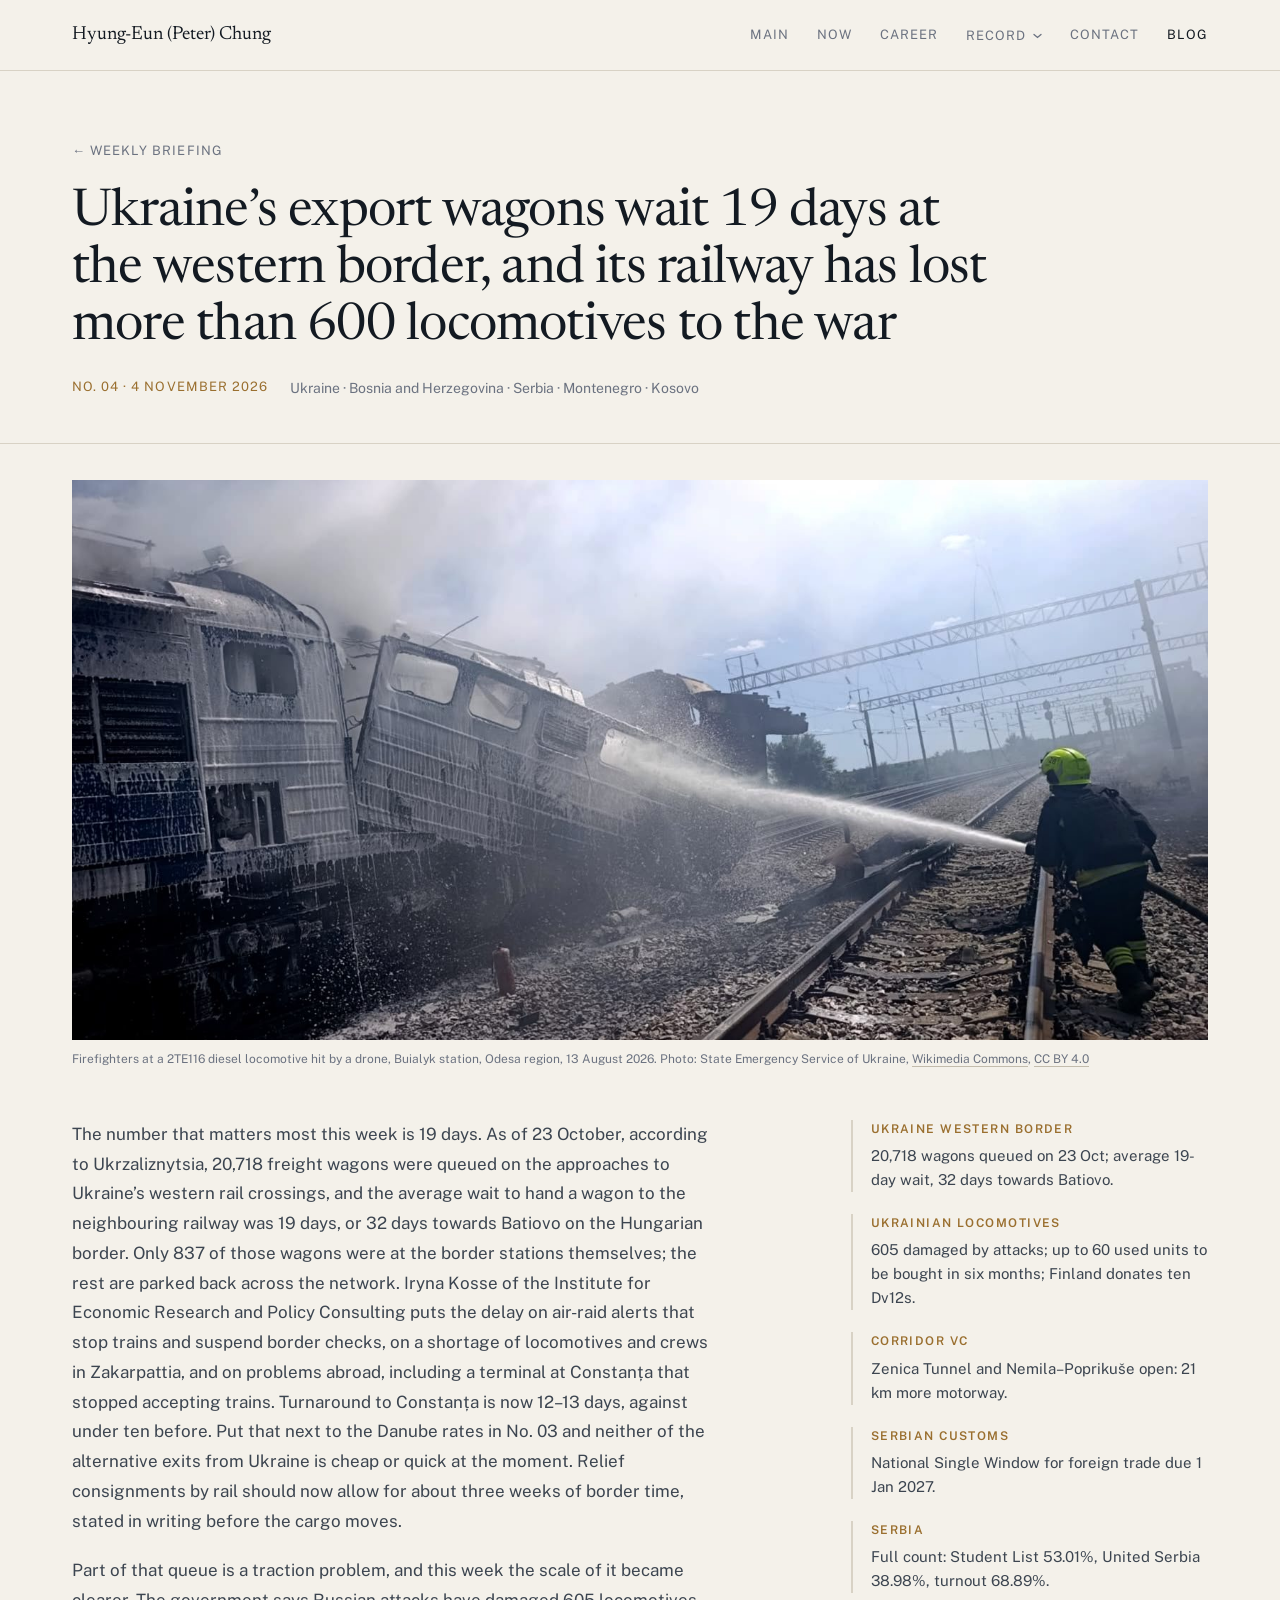
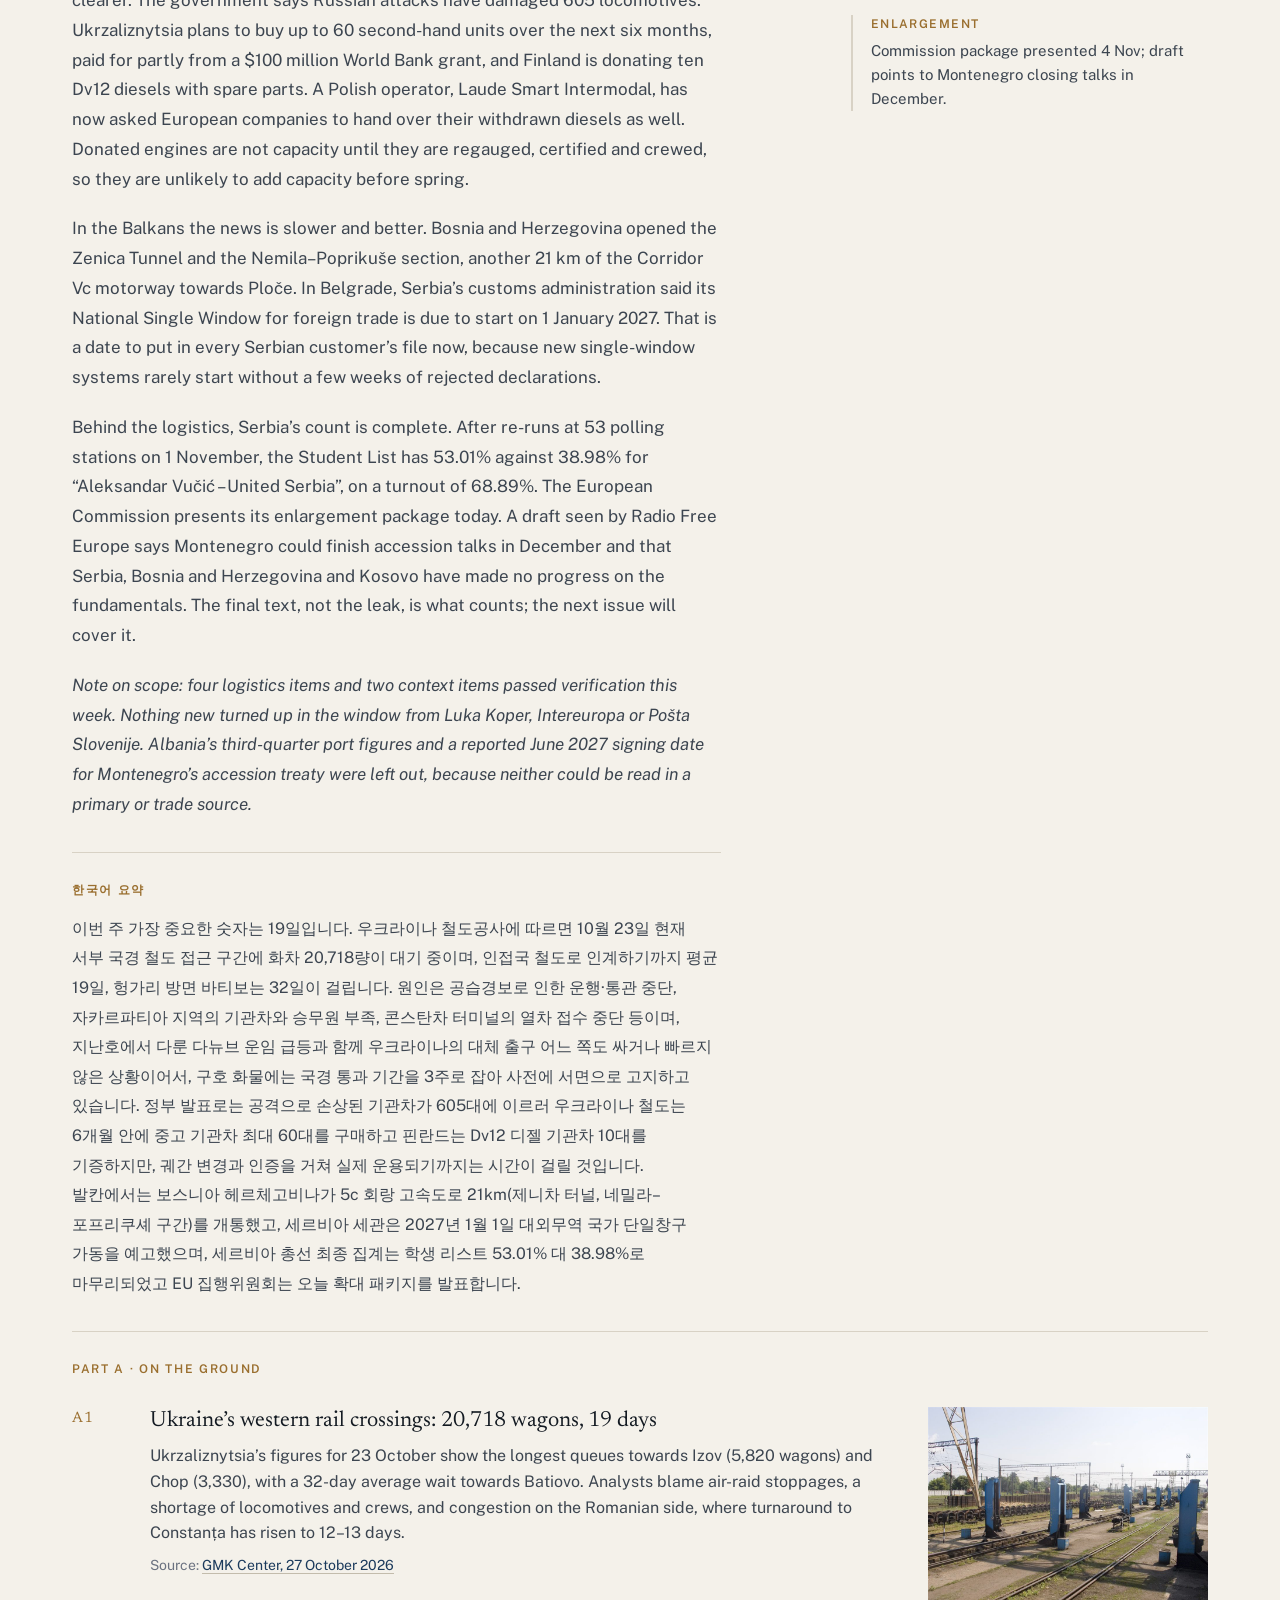
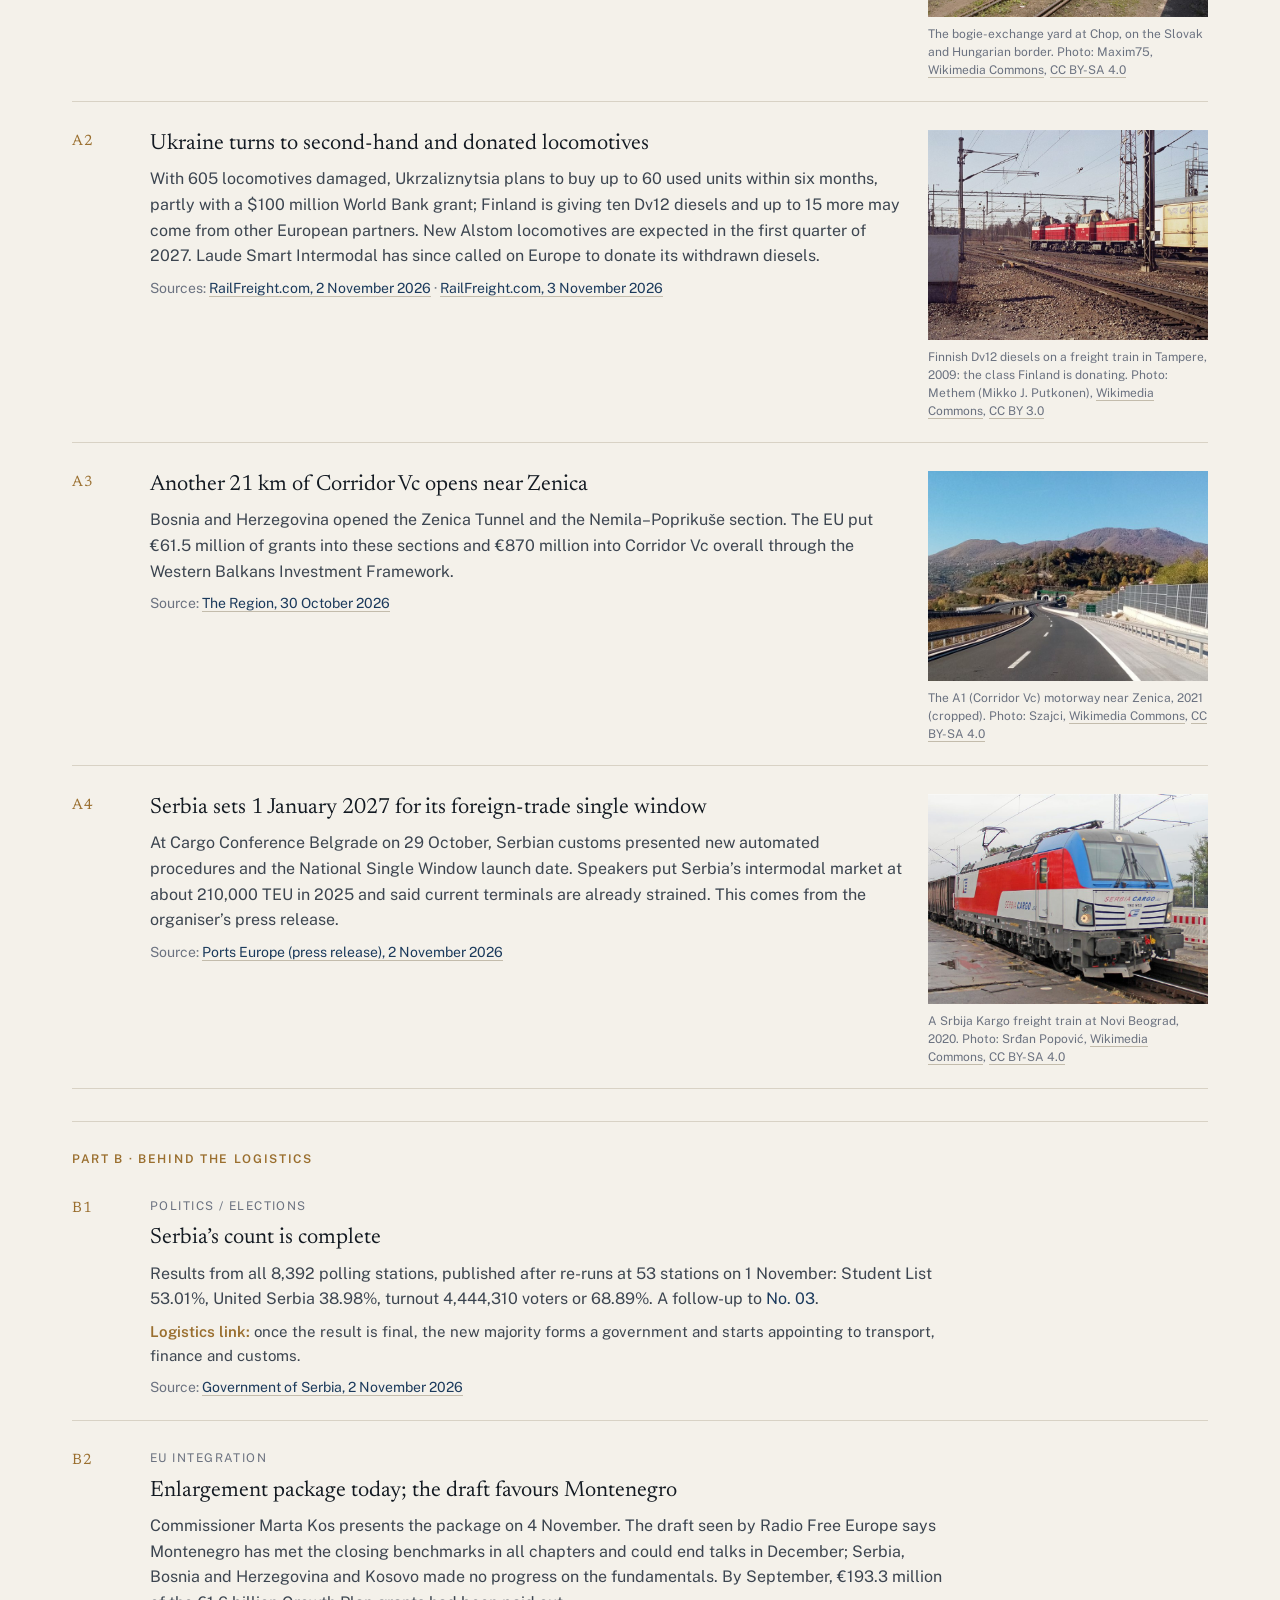
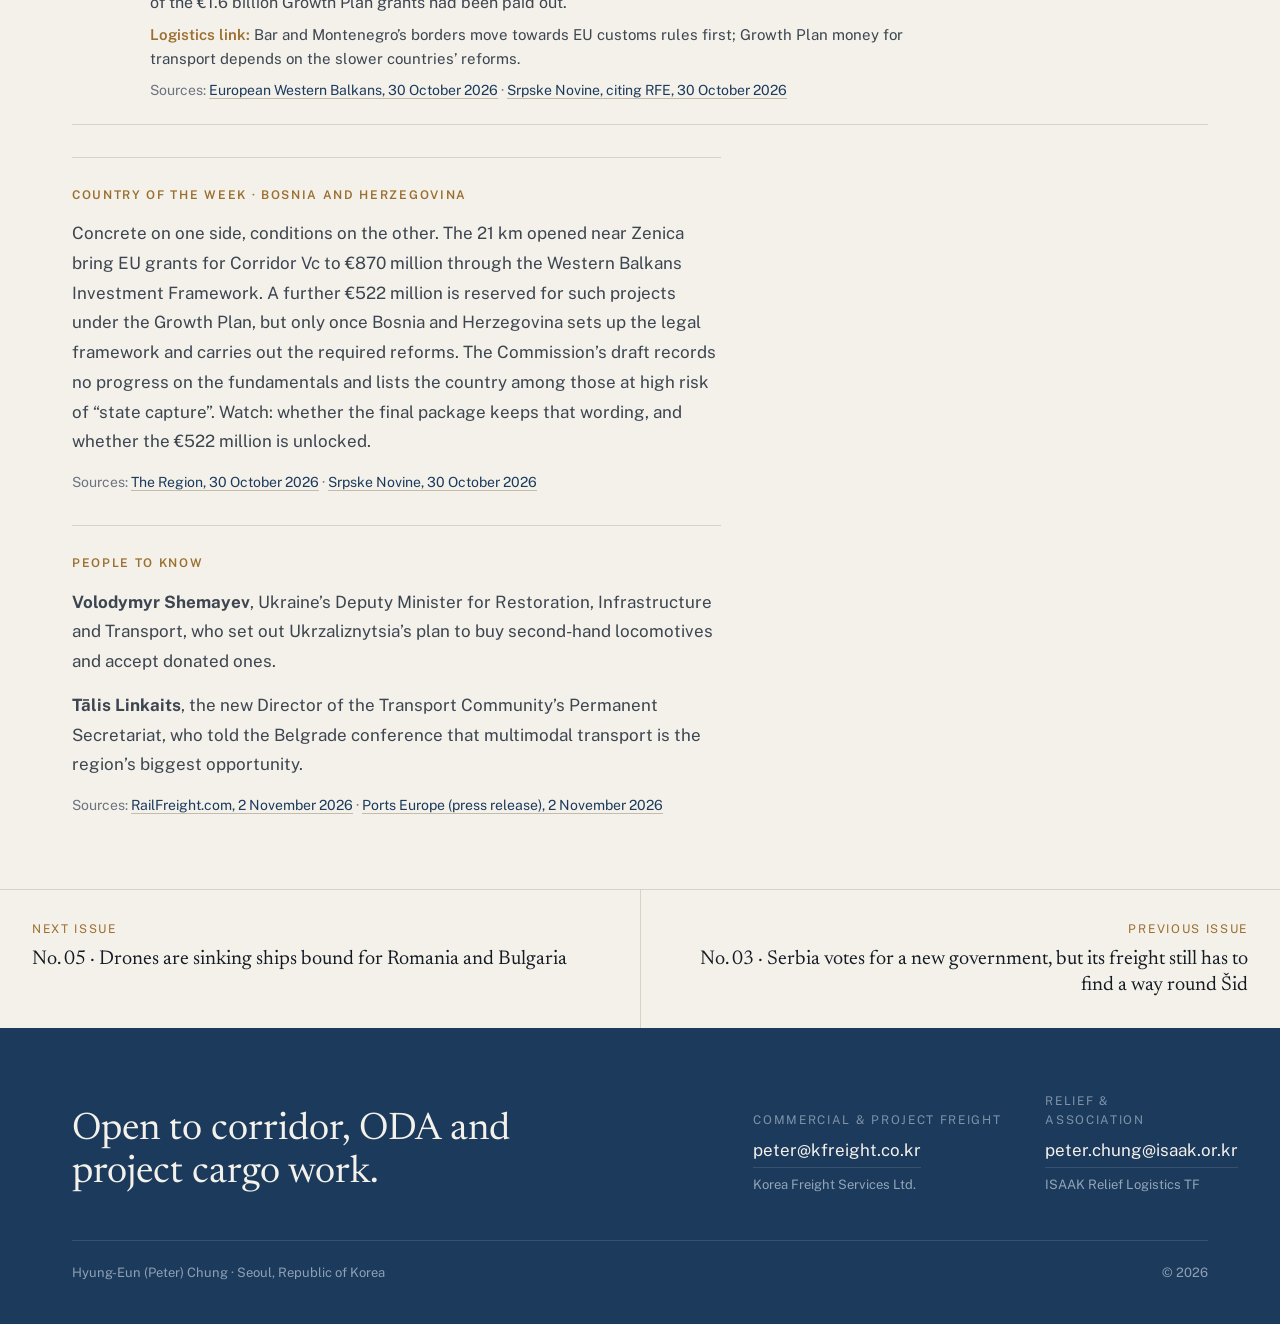
<file: blog/week04/index.html>
<!doctype html>
<html lang="en">
<head>
<meta charset="utf-8">
<meta name="viewport" content="width=device-width, initial-scale=1">
<title>No. 04 &middot; Ukraine&rsquo;s export wagons wait 19 days at the western border, and its railway has lost more than 600 locomotives to the war &mdash; Weekly Briefing</title>
<meta name="description" content="Ukraine’s rail exports queue for 19 days at the western border, its railway buys second-hand locomotives, Corridor Vc gains 21 km, and Serbia sets a date for its customs single window.">
<meta name="author" content="Hyung-Eun (Peter) Chung">
<meta property="og:type" content="article">
<link rel="canonical" href="https://peterchung.kr/blog/week04/">
<meta property="og:url" content="https://peterchung.kr/blog/week04/">
<meta property="og:title" content="Ukraine’s export wagons wait 19 days at the western border, and its railway has lost more than 600 locomotives to the war">
<meta property="og:description" content="Ukraine’s rail exports queue for 19 days at the western border, its railway buys second-hand locomotives, Corridor Vc gains 21 km, and Serbia sets a date for its customs single window.">
<meta property="og:image" content="https://peterchung.kr/images/blog/week04/ukraine-locomotive-drone-strike.jpg">
<meta property="og:image:width" content="1600">
<meta property="og:image:height" content="1208">
<meta property="article:published_time" content="2026-11-04">
<meta name="twitter:card" content="summary_large_image">
<meta name="twitter:image" content="https://peterchung.kr/images/blog/week04/ukraine-locomotive-drone-strike.jpg">
<meta name="theme-color" content="#1b3a5c">
<link rel="icon" href="data:image/svg+xml,%3Csvg xmlns='http://www.w3.org/2000/svg' viewBox='0 0 32 32'%3E%3Crect width='32' height='32' fill='%231b3a5c'/%3E%3Ctext x='16' y='23' font-family='Georgia,serif' font-size='19' fill='%23f4f1ea' text-anchor='middle'%3EC%3C/text%3E%3C/svg%3E">
<link rel="preconnect" href="https://fonts.googleapis.com">
<link rel="preconnect" href="https://fonts.gstatic.com" crossorigin>
<link rel="stylesheet" href="https://fonts.googleapis.com/css2?family=Newsreader:opsz,wght@6..72,300;6..72,400;6..72,500;6..72,600;6..72,700&amp;family=Public+Sans:wght@400;500;600&amp;display=swap">
<link rel="stylesheet" href="/assets/site.css">
</head>
<body>
<a class="skip" href="#main">Skip to content</a>
<header class="topbar wrap">
  <a class="topbar__name" href="/">Hyung-Eun (Peter) Chung</a>
  <nav class="nav" aria-label="Main">
    <a class="nav__link" href="/">Main</a>
    <a class="nav__link" href="/#now">Now</a>
    <a class="nav__link" href="/#career">Career</a>
    <div class="nav__group">
      <button type="button" class="nav__link" aria-expanded="false" aria-haspopup="true">Record <svg class="nav__caret" width="9" height="6" viewBox="0 0 9 6" fill="none" aria-hidden="true"><path d="M1 1.5 4.5 4.5 8 1.5" stroke="currentColor" stroke-width="1.3" stroke-linecap="round"/></svg></button>
      <div class="nav__menu">
      <a href="/record/koica-oda.html">KOICA ODA &amp; Humanitarian Relief Logistics<span class="yr">1996 &ndash; 2005</span></a>
      <a href="/record/shipping-agency.html">Shipping Agency<span class="yr">1986 &ndash; 2005</span></a>
      <a href="/record/freight-forwarding.html">Freight Forwarding &mdash; Project Logistics<span class="yr">1989 &ndash; today</span></a>
      <a href="/record/international-trading.html">International Trading<span class="yr">1991 &ndash; 2022</span></a>
      <a href="/record/deck-officer.html">Ship&rsquo;s Deck Officer<span class="yr">1979 &ndash; 1986</span></a>
      <a href="/record/education.html">Education<span class="yr">1979 &ndash; 2015</span></a>
      </div>
    </div>
    <a class="nav__link" href="/#contact">Contact</a>
    <a class="nav__link is-current" href="/blog/">Blog</a>
  </nav>
</header>

<main id="main">

  <article>
  <section class="page-head wrap">
    <a class="back" href="/blog/">&larr; Weekly Briefing</a>
    <h1>Ukraine&rsquo;s export wagons wait 19 days at the western border, and its railway has lost more than 600 locomotives to the war</h1>
    <div class="meta">
      <span class="yr">No. 04 &middot; 4 November 2026</span>
      <span>Ukraine &middot; Bosnia and Herzegovina &middot; Serbia &middot; Montenegro &middot; Kosovo</span>
    </div>
  </section>

  <figure class="brief-hero wrap">
    <img src="/images/blog/week04/ukraine-locomotive-drone-strike.jpg" width="1600" height="1208" alt="A firefighter sprays water on a burnt-out 2TE116 diesel locomotive at Buialyk station after a drone strike, with smoke rising over the tracks">
    <figcaption class="credit">Firefighters at a 2TE116 diesel locomotive hit by a drone, Buialyk station, Odesa region, 13 August 2026. Photo: State Emergency Service of Ukraine, <a href="https://commons.wikimedia.org/wiki/File:SESU_rescuers_extinguish_a_2TE116_locomotive_struck_by_a_drone,_Buialyk_Station,_2026-08-13_(1).jpg" target="_blank" rel="noopener">Wikimedia Commons</a>, <a href="https://creativecommons.org/licenses/by/4.0/" target="_blank" rel="noopener">CC BY 4.0</a></figcaption>
  </figure>

  <section class="brief wrap">
    <div class="brief__body">
      <p>The number that matters most this week is 19 days. As of 23 October, according to Ukrzaliznytsia, 20,718 freight wagons were queued on the approaches to Ukraine&rsquo;s western rail crossings, and the average wait to hand a wagon to the neighbouring railway was 19 days, or 32 days towards Batiovo on the Hungarian border. Only 837 of those wagons were at the border stations themselves; the rest are parked back across the network. Iryna Kosse of the Institute for Economic Research and Policy Consulting puts the delay on air-raid alerts that stop trains and suspend border checks, on a shortage of locomotives and crews in Zakarpattia, and on problems abroad, including a terminal at Constanța that stopped accepting trains. Turnaround to Constanța is now 12&ndash;13 days, against under ten before. Put that next to the Danube rates in No. 03 and neither of the alternative exits from Ukraine is cheap or quick at the moment. Relief consignments by rail should now allow for about three weeks of border time, stated in writing before the cargo moves.</p>
      <p>Part of that queue is a traction problem, and this week the scale of it became clearer. The government says Russian attacks have damaged 605 locomotives. Ukrzaliznytsia plans to buy up to 60 second-hand units over the next six months, paid for partly from a $100 million World Bank grant, and Finland is donating ten Dv12 diesels with spare parts. A Polish operator, Laude Smart Intermodal, has now asked European companies to hand over their withdrawn diesels as well. Donated engines are not capacity until they are regauged, certified and crewed, so they are unlikely to add capacity before spring.</p>
      <p>In the Balkans the news is slower and better. Bosnia and Herzegovina opened the Zenica Tunnel and the Nemila&ndash;Poprikuše section, another 21 km of the Corridor Vc motorway towards Ploče. In Belgrade, Serbia&rsquo;s customs administration said its National Single Window for foreign trade is due to start on 1 January 2027. That is a date to put in every Serbian customer&rsquo;s file now, because new single-window systems rarely start without a few weeks of rejected declarations.</p>
      <p>Behind the logistics, Serbia&rsquo;s count is complete. After re-runs at 53 polling stations on 1 November, the Student List has 53.01% against 38.98% for &ldquo;Aleksandar Vučić &ndash; United Serbia&rdquo;, on a turnout of 68.89%. The European Commission presents its enlargement package today. A draft seen by Radio Free Europe says Montenegro could finish accession talks in December and that Serbia, Bosnia and Herzegovina and Kosovo have made no progress on the fundamentals. The final text, not the leak, is what counts; the next issue will cover it.</p>
      <p><em>Note on scope: four logistics items and two context items passed verification this week. Nothing new turned up in the window from Luka Koper, Intereuropa or Pošta Slovenije. Albania&rsquo;s third-quarter port figures and a reported June 2027 signing date for Montenegro&rsquo;s accession treaty were left out, because neither could be read in a primary or trade source.</em></p>
    </div>

    <aside class="brief__side" aria-label="This week at a glance">
      <div class="fact"><strong>Ukraine western border</strong><span>20,718 wagons queued on 23 Oct; average 19-day wait, 32 days towards Batiovo.</span></div>
      <div class="fact"><strong>Ukrainian locomotives</strong><span>605 damaged by attacks; up to 60 used units to be bought in six months; Finland donates ten Dv12s.</span></div>
      <div class="fact"><strong>Corridor Vc</strong><span>Zenica Tunnel and Nemila&ndash;Poprikuše open: 21 km more motorway.</span></div>
      <div class="fact"><strong>Serbian customs</strong><span>National Single Window for foreign trade due 1 Jan 2027.</span></div>
      <div class="fact"><strong>Serbia</strong><span>Full count: Student List 53.01%, United Serbia 38.98%, turnout 68.89%.</span></div>
      <div class="fact"><strong>Enlargement</strong><span>Commission package presented 4 Nov; draft points to Montenegro closing talks in December.</span></div>
    </aside>

    <div class="brief__ko" lang="ko">
      <h2 class="brief__h">한국어 요약</h2>
      <p>이번 주 가장 중요한 숫자는 19일입니다. 우크라이나 철도공사에 따르면 10월 23일 현재 서부 국경 철도 접근 구간에 화차 20,718량이 대기 중이며, 인접국 철도로 인계하기까지 평균 19일, 헝가리 방면 바티보는 32일이 걸립니다. 원인은 공습경보로 인한 운행·통관 중단, 자카르파티아 지역의 기관차와 승무원 부족, 콘스탄차 터미널의 열차 접수 중단 등이며, 지난호에서 다룬 다뉴브 운임 급등과 함께 우크라이나의 대체 출구 어느 쪽도 싸거나 빠르지 않은 상황이어서, 구호 화물에는 국경 통과 기간을 3주로 잡아 사전에 서면으로 고지하고 있습니다. 정부 발표로는 공격으로 손상된 기관차가 605대에 이르러 우크라이나 철도는 6개월 안에 중고 기관차 최대 60대를 구매하고 핀란드는 Dv12 디젤 기관차 10대를 기증하지만, 궤간 변경과 인증을 거쳐 실제 운용되기까지는 시간이 걸릴 것입니다. 발칸에서는 보스니아 헤르체고비나가 5c 회랑 고속도로 21km(제니차 터널, 네밀라–포프리쿠셰 구간)를 개통했고, 세르비아 세관은 2027년 1월 1일 대외무역 국가 단일창구 가동을 예고했으며, 세르비아 총선 최종 집계는 학생 리스트 53.01% 대 38.98%로 마무리되었고 EU 집행위원회는 오늘 확대 패키지를 발표합니다.</p>
    </div>

    <div class="items">
      <h2 class="brief__h">Part A &middot; On the ground</h2>

      <div class="item-src item-src--img">
        <div class="item-src__n">A1</div>
        <div class="item-src__b">
          <div class="item-src__t">Ukraine&rsquo;s western rail crossings: 20,718 wagons, 19 days</div>
          <p>Ukrzaliznytsia&rsquo;s figures for 23 October show the longest queues towards Izov (5,820 wagons) and Chop (3,330), with a 32-day average wait towards Batiovo. Analysts blame air-raid stoppages, a shortage of locomotives and crews, and congestion on the Romanian side, where turnaround to Constanța has risen to 12&ndash;13 days.</p>
          <div class="item-src__link">Source: <a href="https://gmk.center/en/news/queue-at-western-rail-border-crossings-stands-at-20-700-freight-cars/" target="_blank" rel="noopener">GMK Center, 27 October 2026</a></div>
        </div>
        <figure class="item-src__fig">
          <img src="/images/blog/week04/chop-bogie-exchange.jpg" width="960" height="720" loading="lazy" alt="Lifting jacks and stacked wheelsets in the bogie-exchange yard at Chop station, where wagons are changed between broad and standard gauge">
          <figcaption class="credit">The bogie-exchange yard at Chop, on the Slovak and Hungarian border. Photo: Maxim75, <a href="https://commons.wikimedia.org/wiki/File:Bogie_change_station_at_Chop_station_Ukraine.jpg" target="_blank" rel="noopener">Wikimedia Commons</a>, <a href="https://creativecommons.org/licenses/by-sa/4.0/" target="_blank" rel="noopener">CC BY-SA 4.0</a></figcaption>
        </figure>
      </div>

      <div class="item-src item-src--img">
        <div class="item-src__n">A2</div>
        <div class="item-src__b">
          <div class="item-src__t">Ukraine turns to second-hand and donated locomotives</div>
          <p>With 605 locomotives damaged, Ukrzaliznytsia plans to buy up to 60 used units within six months, partly with a $100 million World Bank grant; Finland is giving ten Dv12 diesels and up to 15 more may come from other European partners. New Alstom locomotives are expected in the first quarter of 2027. Laude Smart Intermodal has since called on Europe to donate its withdrawn diesels.</p>
          <div class="item-src__link">Sources: <a href="https://www.railfreight.com/railfreight/2026/11/02/__trashed-8/" target="_blank" rel="noopener">RailFreight.com, 2 November 2026</a> &middot; <a href="https://www.railfreight.com/railfreight/2026/11/03/laude-smart-intermodal-calls-on-europe-to-donate-old-locomotives-to-ukraine/" target="_blank" rel="noopener">RailFreight.com, 3 November 2026</a></div>
        </div>
        <figure class="item-src__fig">
          <img src="/images/blog/week04/vr-dv12-tampere.jpg" width="960" height="640" loading="lazy" alt="Two red Finnish Dv12 diesel locomotives hauling a freight train past the rail yard in Tampere">
          <figcaption class="credit">Finnish Dv12 diesels on a freight train in Tampere, 2009: the class Finland is donating. Photo: Methem (Mikko J. Putkonen), <a href="https://commons.wikimedia.org/wiki/File:VR_Dv12_locomotives_hauling_freight_train_in_Tampere_Apr2009_001.jpg" target="_blank" rel="noopener">Wikimedia Commons</a>, <a href="https://creativecommons.org/licenses/by/3.0/" target="_blank" rel="noopener">CC BY 3.0</a></figcaption>
        </figure>
      </div>

      <div class="item-src item-src--img">
        <div class="item-src__n">A3</div>
        <div class="item-src__b">
          <div class="item-src__t">Another 21 km of Corridor Vc opens near Zenica</div>
          <p>Bosnia and Herzegovina opened the Zenica Tunnel and the Nemila&ndash;Poprikuše section. The EU put &euro;61.5 million of grants into these sections and &euro;870 million into Corridor Vc overall through the Western Balkans Investment Framework.</p>
          <div class="item-src__link">Source: <a href="https://connectingregion.com/news/bosnia-and-herzegovina-opens-21-kilometres-of-new-motorway-on-corridor-vc/" target="_blank" rel="noopener">The Region, 30 October 2026</a></div>
        </div>
        <figure class="item-src__fig">
          <img src="/images/blog/week04/zenica-motorway.jpg" width="960" height="512" loading="lazy" alt="A newly surfaced stretch of the A1 motorway curving towards twin tunnel portals below wooded hills near Zenica">
          <figcaption class="credit">The A1 (Corridor Vc) motorway near Zenica, 2021 (cropped). Photo: Szajci, <a href="https://commons.wikimedia.org/wiki/File:Autoput,_planina,_Zenica.jpg" target="_blank" rel="noopener">Wikimedia Commons</a>, <a href="https://creativecommons.org/licenses/by-sa/4.0/" target="_blank" rel="noopener">CC BY-SA 4.0</a></figcaption>
        </figure>
      </div>

      <div class="item-src item-src--img">
        <div class="item-src__n">A4</div>
        <div class="item-src__b">
          <div class="item-src__t">Serbia sets 1 January 2027 for its foreign-trade single window</div>
          <p>At Cargo Conference Belgrade on 29 October, Serbian customs presented new automated procedures and the National Single Window launch date. Speakers put Serbia&rsquo;s intermodal market at about 210,000 TEU in 2025 and said current terminals are already strained. This comes from the organiser&rsquo;s press release.</p>
          <div class="item-src__link">Source: <a href="https://www.portseurope.com/cargo-conference-belgrade-breaks-attendance-and-content-records-with-300-participants-and-25-speakers/" target="_blank" rel="noopener">Ports Europe (press release), 2 November 2026</a></div>
        </div>
        <figure class="item-src__fig">
          <img src="/images/blog/week04/srbija-cargo-novi-beograd.jpg" width="960" height="611" loading="lazy" alt="A Srbija Kargo electric locomotive in red, white and blue livery hauling open wagons into Novi Beograd station">
          <figcaption class="credit">A Srbija Kargo freight train at Novi Beograd, 2020. Photo: Srđan Popović, <a href="https://commons.wikimedia.org/wiki/File:Srbija_Cargo_193-913_stanica_Novi_Beograd.jpg" target="_blank" rel="noopener">Wikimedia Commons</a>, <a href="https://creativecommons.org/licenses/by-sa/4.0/" target="_blank" rel="noopener">CC BY-SA 4.0</a></figcaption>
        </figure>
      </div>
    </div>

    <div class="items">
      <h2 class="brief__h">Part B &middot; Behind the logistics</h2>

      <div class="item-src">
        <div class="item-src__n">B1</div>
        <div class="item-src__b">
          <div class="item-src__tag">Politics / elections</div>
          <div class="item-src__t">Serbia&rsquo;s count is complete</div>
          <p>Results from all 8,392 polling stations, published after re-runs at 53 stations on 1 November: Student List 53.01%, United Serbia 38.98%, turnout 4,444,310 voters or 68.89%. A follow-up to <a href="/blog/week03/">No. 03</a>.</p>
          <p class="item-src__why"><strong>Logistics link:</strong> once the result is final, the new majority forms a government and starts appointing to transport, finance and customs.</p>
          <div class="item-src__link">Source: <a href="https://www.srbija.gov.rs/vest/1010157/rik-objavio-rezultate-sa-svih-8392-birackih-mesta.php" target="_blank" rel="noopener">Government of Serbia, 2 November 2026</a></div>
        </div>
      </div>

      <div class="item-src">
        <div class="item-src__n">B2</div>
        <div class="item-src__b">
          <div class="item-src__tag">EU integration</div>
          <div class="item-src__t">Enlargement package today; the draft favours Montenegro</div>
          <p>Commissioner Marta Kos presents the package on 4 November. The draft seen by Radio Free Europe says Montenegro has met the closing benchmarks in all chapters and could end talks in December; Serbia, Bosnia and Herzegovina and Kosovo made no progress on the fundamentals. By September, &euro;193.3 million of the &euro;1.6 billion Growth Plan grants had been paid out.</p>
          <p class="item-src__why"><strong>Logistics link:</strong> Bar and Montenegro&rsquo;s borders move towards EU customs rules first; Growth Plan money for transport depends on the slower countries&rsquo; reforms.</p>
          <div class="item-src__link">Sources: <a href="https://europeanwesternbalkans.com/2026/10/30/marta-kos-to-present-2026-enlargement-package-on-4-november/" target="_blank" rel="noopener">European Western Balkans, 30 October 2026</a> &middot; <a href="https://srpske.rs/en/news/svet/2026/10/30/draft-eu-report-montenegro-nears-finish-serbia-stalls" target="_blank" rel="noopener">Srpske Novine, citing RFE, 30 October 2026</a></div>
        </div>
      </div>
    </div>

    <div class="brief__extra">
      <h2 class="brief__h">Country of the week &middot; Bosnia and Herzegovina</h2>
      <p>Concrete on one side, conditions on the other. The 21 km opened near Zenica bring EU grants for Corridor Vc to &euro;870 million through the Western Balkans Investment Framework. A further &euro;522 million is reserved for such projects under the Growth Plan, but only once Bosnia and Herzegovina sets up the legal framework and carries out the required reforms. The Commission&rsquo;s draft records no progress on the fundamentals and lists the country among those at high risk of &ldquo;state capture&rdquo;. Watch: whether the final package keeps that wording, and whether the &euro;522 million is unlocked.</p>
      <div class="item-src__link">Sources: <a href="https://connectingregion.com/news/bosnia-and-herzegovina-opens-21-kilometres-of-new-motorway-on-corridor-vc/" target="_blank" rel="noopener">The Region, 30 October 2026</a> &middot; <a href="https://srpske.rs/en/news/svet/2026/10/30/draft-eu-report-montenegro-nears-finish-serbia-stalls" target="_blank" rel="noopener">Srpske Novine, 30 October 2026</a></div>
    </div>

    <div class="brief__extra">
      <h2 class="brief__h">People to know</h2>
      <p><strong>Volodymyr Shemayev</strong>, Ukraine&rsquo;s Deputy Minister for Restoration, Infrastructure and Transport, who set out Ukrzaliznytsia&rsquo;s plan to buy second-hand locomotives and accept donated ones.</p>
      <p><strong>Tālis Linkaits</strong>, the new Director of the Transport Community&rsquo;s Permanent Secretariat, who told the Belgrade conference that multimodal transport is the region&rsquo;s biggest opportunity.</p>
      <div class="item-src__link">Sources: <a href="https://www.railfreight.com/railfreight/2026/11/02/__trashed-8/" target="_blank" rel="noopener">RailFreight.com, 2 November 2026</a> &middot; <a href="https://www.portseurope.com/cargo-conference-belgrade-breaks-attendance-and-content-records-with-300-participants-and-25-speakers/" target="_blank" rel="noopener">Ports Europe (press release), 2 November 2026</a></div>
    </div>
  </section>
  </article>

  <nav class="pager" aria-label="Issue navigation">
    <a href="/blog/week05/"><span class="dir">Next issue</span><span class="ttl">No. 05 &middot; Drones are sinking ships bound for Romania and Bulgaria</span></a>
    <a class="next" href="/blog/week03/"><span class="dir">Previous issue</span><span class="ttl">No. 03 &middot; Serbia votes for a new government, but its freight still has to find a way round Šid</span></a>
  </nav>

</main>

<footer class="foot" id="contact">
  <div class="foot__top">
    <div class="foot__claim">Open to corridor, ODA and project cargo work.</div>
    <div class="foot__c1 foot__block">
      <div class="foot__label">Commercial &amp; project freight</div>
      <a href="mailto:peter@kfreight.co.kr">peter@kfreight.co.kr</a>
      <div class="foot__org">Korea Freight Services Ltd.</div>
    </div>
    <div class="foot__c2 foot__block">
      <div class="foot__label">Relief &amp; association</div>
      <a href="mailto:peter.chung@isaak.or.kr">peter.chung@isaak.or.kr</a>
      <div class="foot__org">ISAAK Relief Logistics TF</div>
    </div>
  </div>
  <div class="foot__bar">
    <div>Hyung-Eun (Peter) Chung &middot; Seoul, Republic of Korea</div>
    <div>&copy; 2026</div>
  </div>
</footer>

<script src="/assets/site.js"></script>
</body>
</html>
</file>
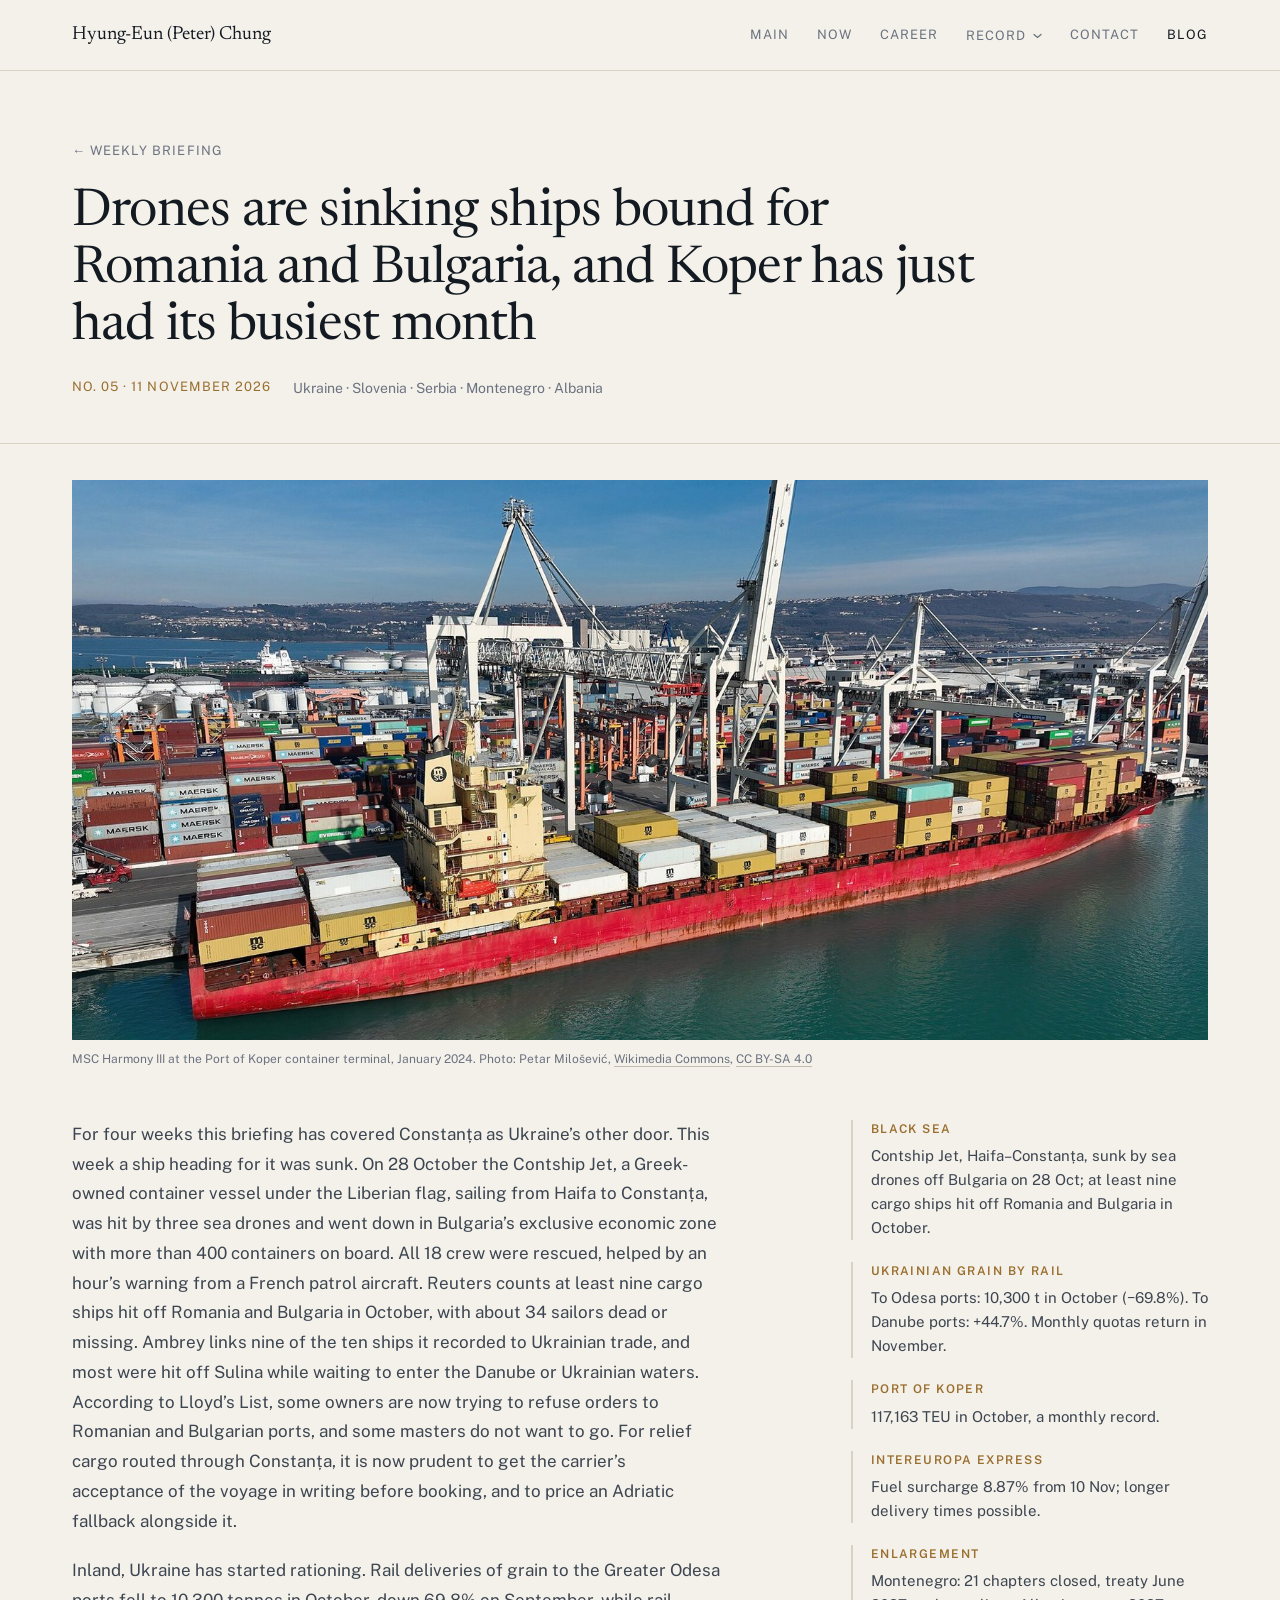
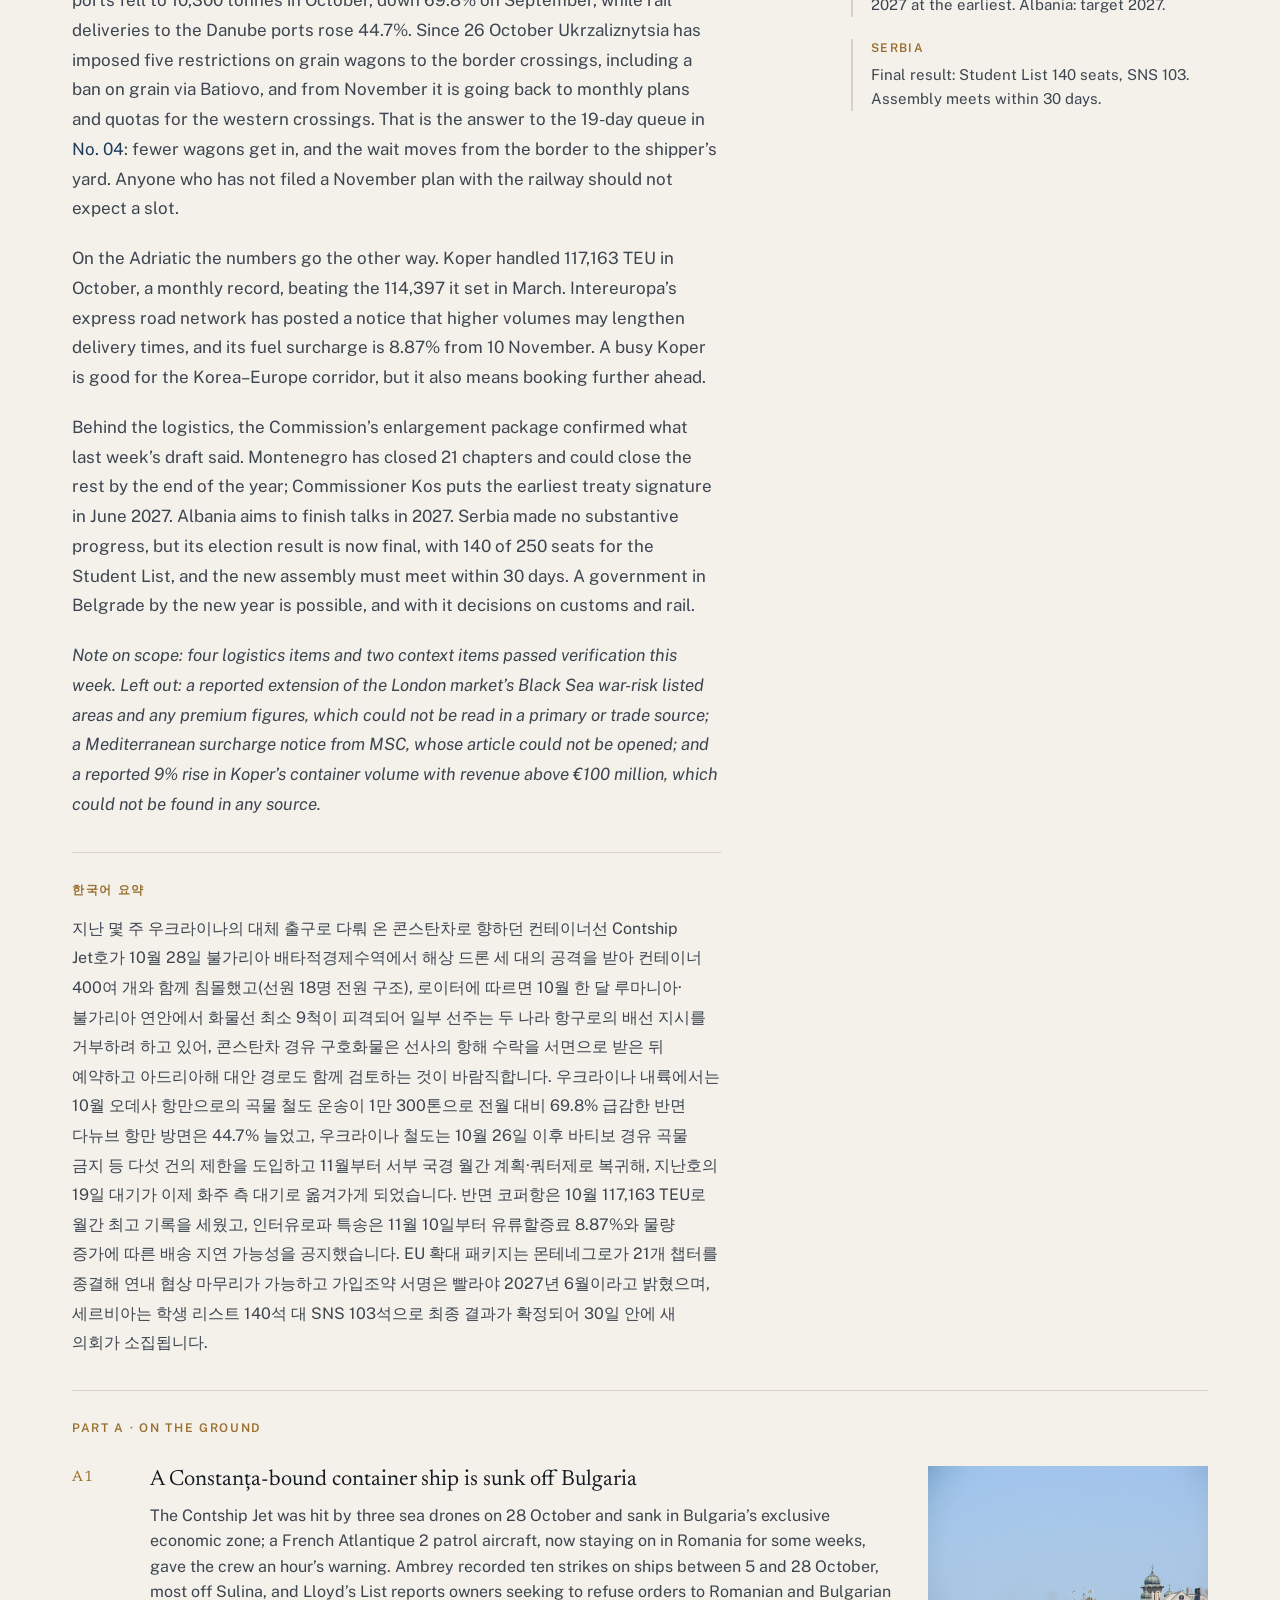
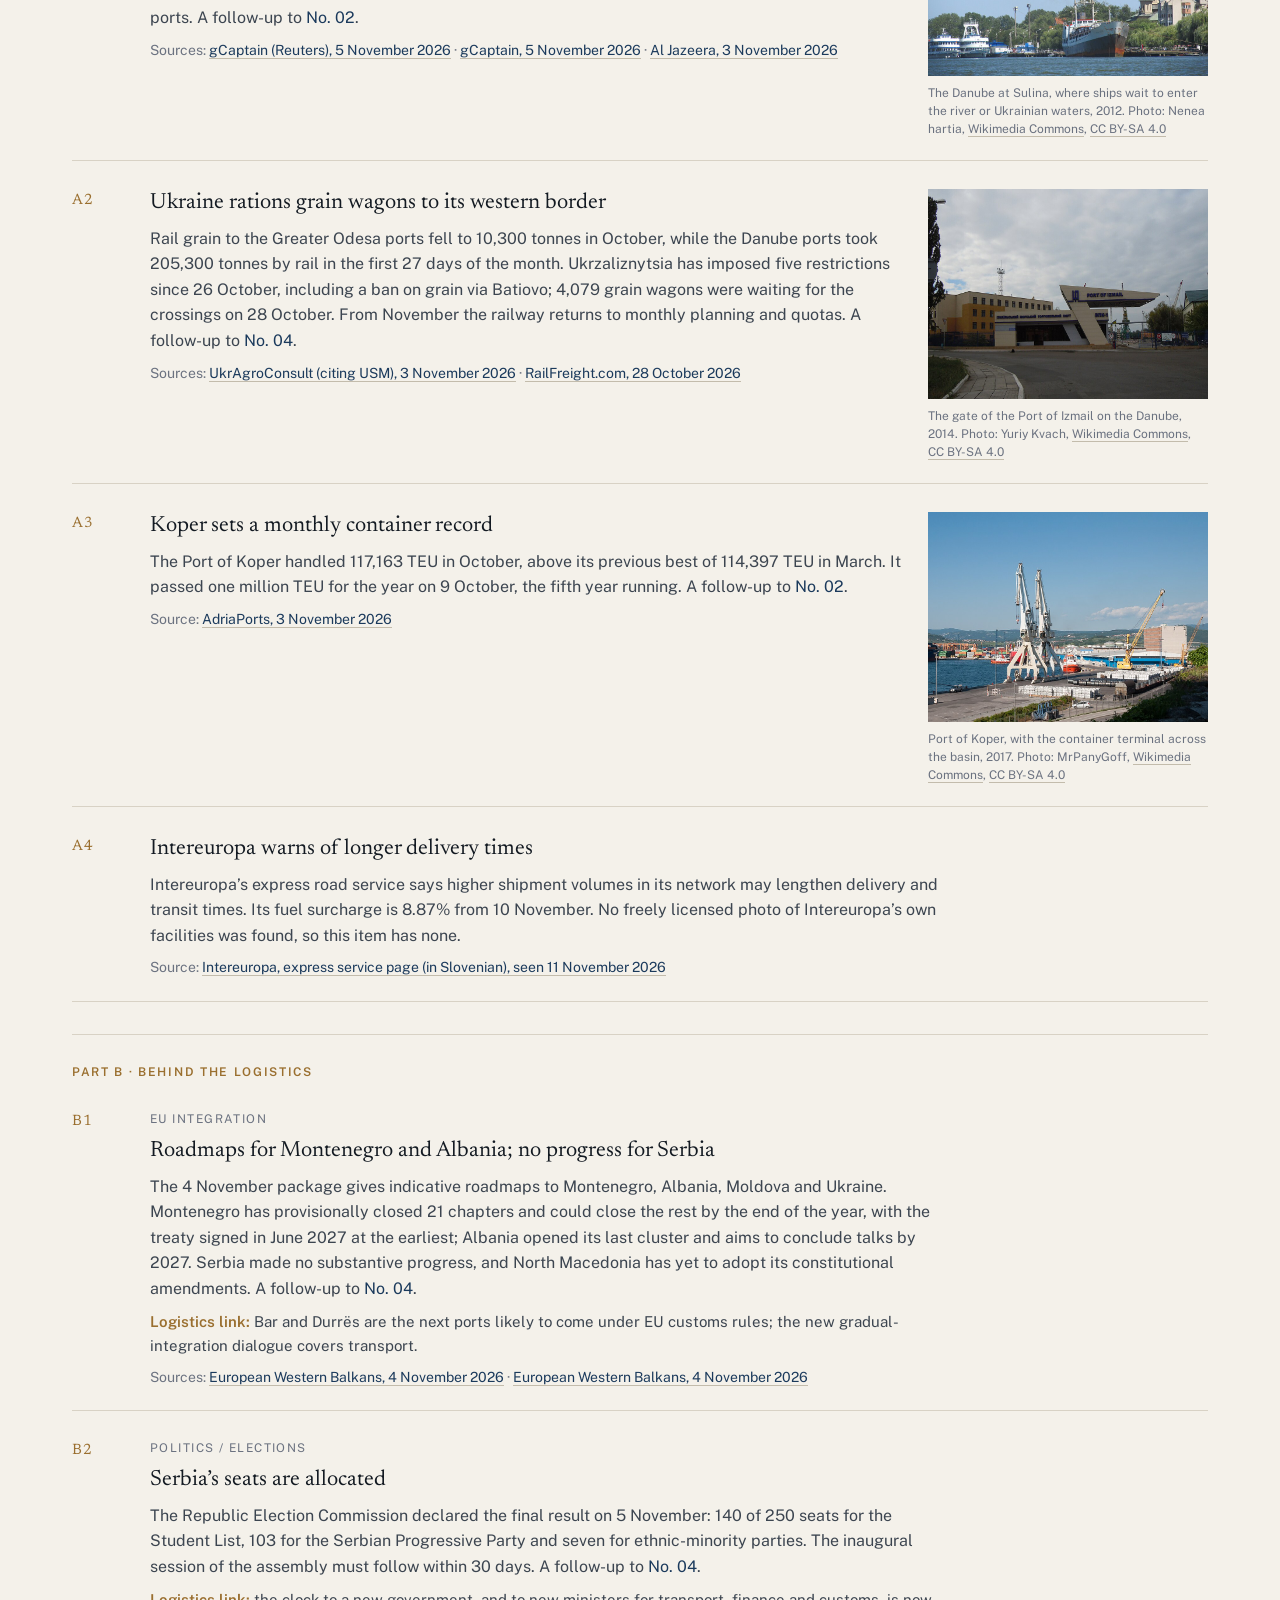
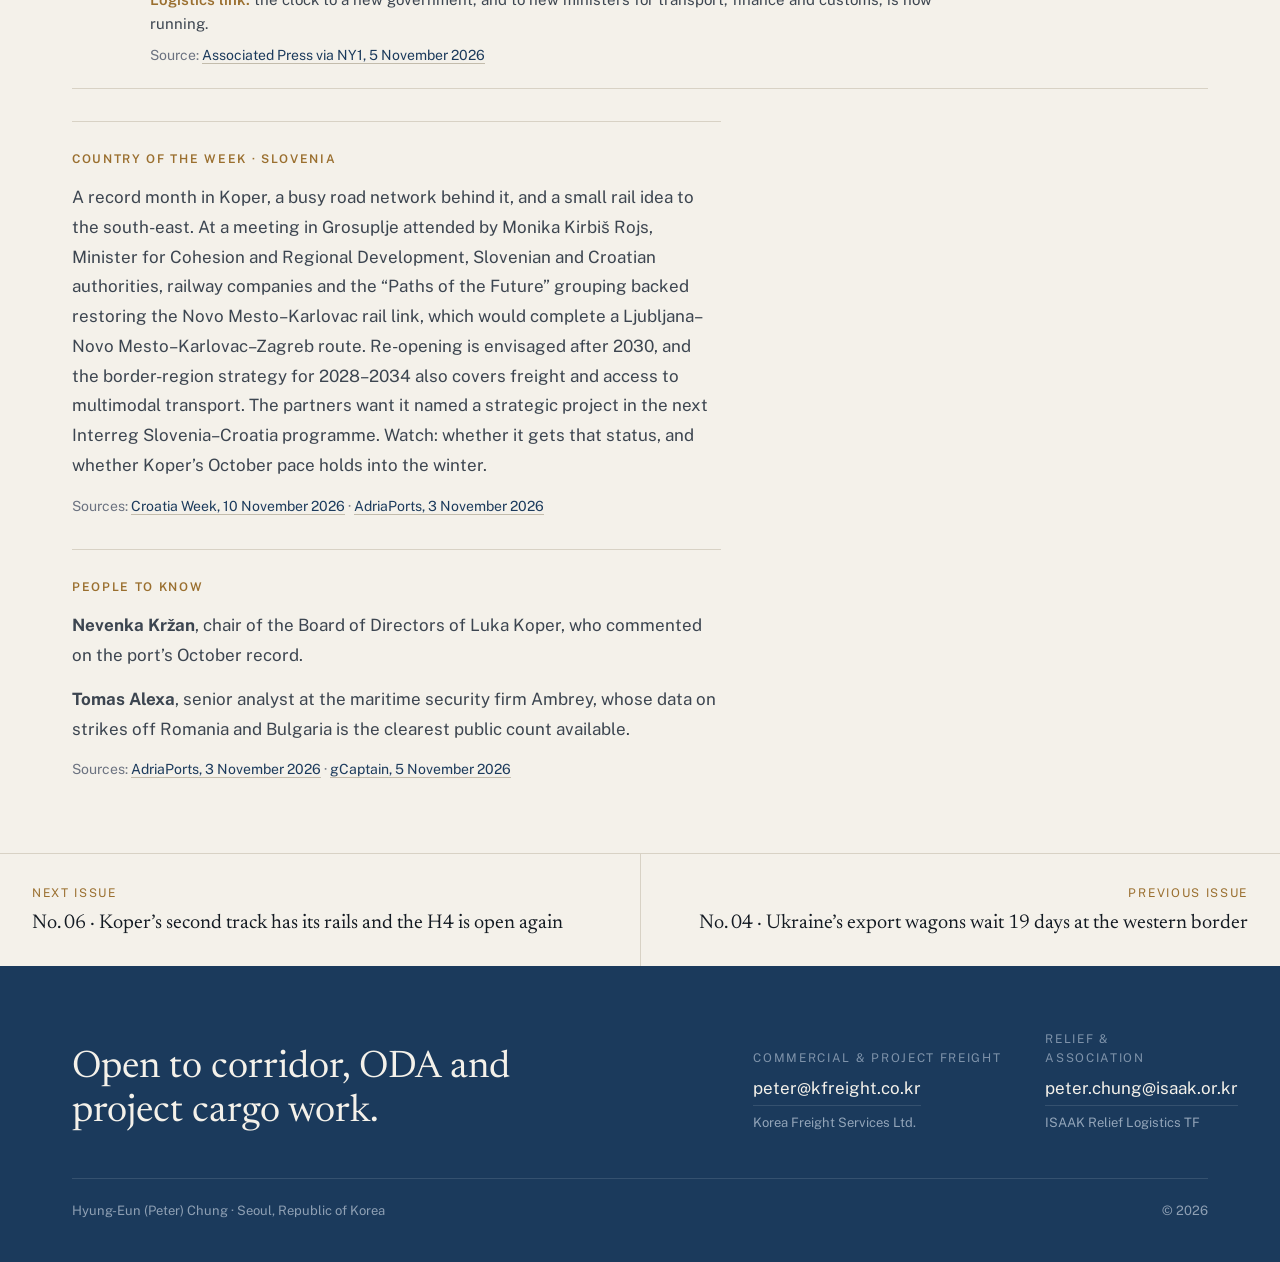
<file: blog/week05/index.html>
<!doctype html>
<html lang="en">
<head>
<meta charset="utf-8">
<meta name="viewport" content="width=device-width, initial-scale=1">
<title>No. 05 &middot; Drones are sinking ships bound for Romania and Bulgaria, and Koper has just had its busiest month &mdash; Weekly Briefing</title>
<meta name="description" content="A container ship bound for Constanța is sunk off Bulgaria, Ukraine rations grain wagons to its western border, Koper handles a record 117,163 TEU in October, and the EU gives Montenegro and Albania roadmaps.">
<meta name="author" content="Hyung-Eun (Peter) Chung">
<meta property="og:type" content="article">
<link rel="canonical" href="https://peterchung.kr/blog/week05/">
<meta property="og:url" content="https://peterchung.kr/blog/week05/">
<meta property="og:title" content="Drones are sinking ships bound for Romania and Bulgaria, and Koper has just had its busiest month">
<meta property="og:description" content="A container ship bound for Constanța is sunk off Bulgaria, Ukraine rations grain wagons to its western border, Koper handles a record 117,163 TEU in October, and the EU gives Montenegro and Albania roadmaps.">
<meta property="og:image" content="https://peterchung.kr/images/blog/week05/koper-msc-harmony-iii.jpg">
<meta property="og:image:width" content="1600">
<meta property="og:image:height" content="1052">
<meta property="article:published_time" content="2026-11-11">
<meta name="twitter:card" content="summary_large_image">
<meta name="twitter:image" content="https://peterchung.kr/images/blog/week05/koper-msc-harmony-iii.jpg">
<meta name="theme-color" content="#1b3a5c">
<link rel="icon" href="data:image/svg+xml,%3Csvg xmlns='http://www.w3.org/2000/svg' viewBox='0 0 32 32'%3E%3Crect width='32' height='32' fill='%231b3a5c'/%3E%3Ctext x='16' y='23' font-family='Georgia,serif' font-size='19' fill='%23f4f1ea' text-anchor='middle'%3EC%3C/text%3E%3C/svg%3E">
<link rel="preconnect" href="https://fonts.googleapis.com">
<link rel="preconnect" href="https://fonts.gstatic.com" crossorigin>
<link rel="stylesheet" href="https://fonts.googleapis.com/css2?family=Newsreader:opsz,wght@6..72,300;6..72,400;6..72,500;6..72,600;6..72,700&amp;family=Public+Sans:wght@400;500;600&amp;display=swap">
<link rel="stylesheet" href="/assets/site.css">
</head>
<body>
<a class="skip" href="#main">Skip to content</a>
<header class="topbar wrap">
  <a class="topbar__name" href="/">Hyung-Eun (Peter) Chung</a>
  <nav class="nav" aria-label="Main">
    <a class="nav__link" href="/">Main</a>
    <a class="nav__link" href="/#now">Now</a>
    <a class="nav__link" href="/#career">Career</a>
    <div class="nav__group">
      <button type="button" class="nav__link" aria-expanded="false" aria-haspopup="true">Record <svg class="nav__caret" width="9" height="6" viewBox="0 0 9 6" fill="none" aria-hidden="true"><path d="M1 1.5 4.5 4.5 8 1.5" stroke="currentColor" stroke-width="1.3" stroke-linecap="round"/></svg></button>
      <div class="nav__menu">
      <a href="/record/koica-oda.html">KOICA ODA &amp; Humanitarian Relief Logistics<span class="yr">1996 &ndash; 2005</span></a>
      <a href="/record/shipping-agency.html">Shipping Agency<span class="yr">1986 &ndash; 2005</span></a>
      <a href="/record/freight-forwarding.html">Freight Forwarding &mdash; Project Logistics<span class="yr">1989 &ndash; today</span></a>
      <a href="/record/international-trading.html">International Trading<span class="yr">1991 &ndash; 2022</span></a>
      <a href="/record/deck-officer.html">Ship&rsquo;s Deck Officer<span class="yr">1979 &ndash; 1986</span></a>
      <a href="/record/education.html">Education<span class="yr">1979 &ndash; 2015</span></a>
      </div>
    </div>
    <a class="nav__link" href="/#contact">Contact</a>
    <a class="nav__link is-current" href="/blog/">Blog</a>
  </nav>
</header>

<main id="main">

  <article>
  <section class="page-head wrap">
    <a class="back" href="/blog/">&larr; Weekly Briefing</a>
    <h1>Drones are sinking ships bound for Romania and Bulgaria, and Koper has just had its busiest month</h1>
    <div class="meta">
      <span class="yr">No. 05 &middot; 11 November 2026</span>
      <span>Ukraine &middot; Slovenia &middot; Serbia &middot; Montenegro &middot; Albania</span>
    </div>
  </section>

  <figure class="brief-hero wrap">
    <img src="/images/blog/week05/koper-msc-harmony-iii.jpg" width="1600" height="1052" alt="Aerial view of the red-hulled container ship MSC Harmony III alongside the gantry cranes of the Port of Koper container terminal, with stacked containers behind">
    <figcaption class="credit">MSC Harmony III at the Port of Koper container terminal, January 2024. Photo: Petar Milošević, <a href="https://commons.wikimedia.org/wiki/File:MSC_HARMONY_III_(container_ship,_2006)_in_Port_Koper_(SIKOP,_2024).jpg" target="_blank" rel="noopener">Wikimedia Commons</a>, <a href="https://creativecommons.org/licenses/by-sa/4.0/" target="_blank" rel="noopener">CC BY-SA 4.0</a></figcaption>
  </figure>

  <section class="brief wrap">
    <div class="brief__body">
      <p>For four weeks this briefing has covered Constanța as Ukraine&rsquo;s other door. This week a ship heading for it was sunk. On 28 October the Contship Jet, a Greek-owned container vessel under the Liberian flag, sailing from Haifa to Constanța, was hit by three sea drones and went down in Bulgaria&rsquo;s exclusive economic zone with more than 400 containers on board. All 18 crew were rescued, helped by an hour&rsquo;s warning from a French patrol aircraft. Reuters counts at least nine cargo ships hit off Romania and Bulgaria in October, with about 34 sailors dead or missing. Ambrey links nine of the ten ships it recorded to Ukrainian trade, and most were hit off Sulina while waiting to enter the Danube or Ukrainian waters. According to Lloyd&rsquo;s List, some owners are now trying to refuse orders to Romanian and Bulgarian ports, and some masters do not want to go. For relief cargo routed through Constanța, it is now prudent to get the carrier&rsquo;s acceptance of the voyage in writing before booking, and to price an Adriatic fallback alongside it.</p>
      <p>Inland, Ukraine has started rationing. Rail deliveries of grain to the Greater Odesa ports fell to 10,300 tonnes in October, down 69.8% on September, while rail deliveries to the Danube ports rose 44.7%. Since 26 October Ukrzaliznytsia has imposed five restrictions on grain wagons to the border crossings, including a ban on grain via Batiovo, and from November it is going back to monthly plans and quotas for the western crossings. That is the answer to the 19-day queue in <a href="/blog/week04/">No. 04</a>: fewer wagons get in, and the wait moves from the border to the shipper&rsquo;s yard. Anyone who has not filed a November plan with the railway should not expect a slot.</p>
      <p>On the Adriatic the numbers go the other way. Koper handled 117,163 TEU in October, a monthly record, beating the 114,397 it set in March. Intereuropa&rsquo;s express road network has posted a notice that higher volumes may lengthen delivery times, and its fuel surcharge is 8.87% from 10 November. A busy Koper is good for the Korea&ndash;Europe corridor, but it also means booking further ahead.</p>
      <p>Behind the logistics, the Commission&rsquo;s enlargement package confirmed what last week&rsquo;s draft said. Montenegro has closed 21 chapters and could close the rest by the end of the year; Commissioner Kos puts the earliest treaty signature in June 2027. Albania aims to finish talks in 2027. Serbia made no substantive progress, but its election result is now final, with 140 of 250 seats for the Student List, and the new assembly must meet within 30 days. A government in Belgrade by the new year is possible, and with it decisions on customs and rail.</p>
      <p><em>Note on scope: four logistics items and two context items passed verification this week. Left out: a reported extension of the London market&rsquo;s Black Sea war-risk listed areas and any premium figures, which could not be read in a primary or trade source; a Mediterranean surcharge notice from MSC, whose article could not be opened; and a reported 9% rise in Koper&rsquo;s container volume with revenue above &euro;100 million, which could not be found in any source.</em></p>
    </div>

    <aside class="brief__side" aria-label="This week at a glance">
      <div class="fact"><strong>Black Sea</strong><span>Contship Jet, Haifa&ndash;Constanța, sunk by sea drones off Bulgaria on 28 Oct; at least nine cargo ships hit off Romania and Bulgaria in October.</span></div>
      <div class="fact"><strong>Ukrainian grain by rail</strong><span>To Odesa ports: 10,300 t in October (&minus;69.8%). To Danube ports: +44.7%. Monthly quotas return in November.</span></div>
      <div class="fact"><strong>Port of Koper</strong><span>117,163 TEU in October, a monthly record.</span></div>
      <div class="fact"><strong>Intereuropa express</strong><span>Fuel surcharge 8.87% from 10 Nov; longer delivery times possible.</span></div>
      <div class="fact"><strong>Enlargement</strong><span>Montenegro: 21 chapters closed, treaty June 2027 at the earliest. Albania: target 2027.</span></div>
      <div class="fact"><strong>Serbia</strong><span>Final result: Student List 140 seats, SNS 103. Assembly meets within 30 days.</span></div>
    </aside>

    <div class="brief__ko" lang="ko">
      <h2 class="brief__h">한국어 요약</h2>
      <p>지난 몇 주 우크라이나의 대체 출구로 다뤄 온 콘스탄차로 향하던 컨테이너선 Contship Jet호가 10월 28일 불가리아 배타적경제수역에서 해상 드론 세 대의 공격을 받아 컨테이너 400여 개와 함께 침몰했고(선원 18명 전원 구조), 로이터에 따르면 10월 한 달 루마니아·불가리아 연안에서 화물선 최소 9척이 피격되어 일부 선주는 두 나라 항구로의 배선 지시를 거부하려 하고 있어, 콘스탄차 경유 구호화물은 선사의 항해 수락을 서면으로 받은 뒤 예약하고 아드리아해 대안 경로도 함께 검토하는 것이 바람직합니다. 우크라이나 내륙에서는 10월 오데사 항만으로의 곡물 철도 운송이 1만 300톤으로 전월 대비 69.8% 급감한 반면 다뉴브 항만 방면은 44.7% 늘었고, 우크라이나 철도는 10월 26일 이후 바티보 경유 곡물 금지 등 다섯 건의 제한을 도입하고 11월부터 서부 국경 월간 계획·쿼터제로 복귀해, 지난호의 19일 대기가 이제 화주 측 대기로 옮겨가게 되었습니다. 반면 코퍼항은 10월 117,163 TEU로 월간 최고 기록을 세웠고, 인터유로파 특송은 11월 10일부터 유류할증료 8.87%와 물량 증가에 따른 배송 지연 가능성을 공지했습니다. EU 확대 패키지는 몬테네그로가 21개 챕터를 종결해 연내 협상 마무리가 가능하고 가입조약 서명은 빨라야 2027년 6월이라고 밝혔으며, 세르비아는 학생 리스트 140석 대 SNS 103석으로 최종 결과가 확정되어 30일 안에 새 의회가 소집됩니다.</p>
    </div>

    <div class="items">
      <h2 class="brief__h">Part A &middot; On the ground</h2>

      <div class="item-src item-src--img">
        <div class="item-src__n">A1</div>
        <div class="item-src__b">
          <div class="item-src__t">A Constanța-bound container ship is sunk off Bulgaria</div>
          <p>The Contship Jet was hit by three sea drones on 28 October and sank in Bulgaria&rsquo;s exclusive economic zone; a French Atlantique 2 patrol aircraft, now staying on in Romania for some weeks, gave the crew an hour&rsquo;s warning. Ambrey recorded ten strikes on ships between 5 and 28 October, most off Sulina, and Lloyd&rsquo;s List reports owners seeking to refuse orders to Romanian and Bulgarian ports. A follow-up to <a href="/blog/week02/">No. 02</a>.</p>
          <div class="item-src__link">Sources: <a href="https://gcaptain.com/france-extends-maritime-patrol-planes-stay-in-black-sea-after-cargo-ship-attacks/" target="_blank" rel="noopener">gCaptain (Reuters), 5 November 2026</a> &middot; <a href="https://gcaptain.com/war-comes-to-natos-black-sea-coast-and-shipping-starts-saying-no/" target="_blank" rel="noopener">gCaptain, 5 November 2026</a> &middot; <a href="https://www.aljazeera.com/news/2026/11/3/disruptions-of-black-sea-grain-exports-spike-global-prices" target="_blank" rel="noopener">Al Jazeera, 3 November 2026</a></div>
        </div>
        <figure class="item-src__fig">
          <img src="/images/blog/week05/sulina-danube-mouth.jpg" width="960" height="720" loading="lazy" alt="A rust-streaked cargo ship moored on the Danube at Sulina, with river passenger boats and the town's domed church behind">
          <figcaption class="credit">The Danube at Sulina, where ships wait to enter the river or Ukrainian waters, 2012. Photo: Nenea hartia, <a href="https://commons.wikimedia.org/wiki/File:Danube_in_Sulina,_Romania.02.jpg" target="_blank" rel="noopener">Wikimedia Commons</a>, <a href="https://creativecommons.org/licenses/by-sa/4.0/" target="_blank" rel="noopener">CC BY-SA 4.0</a></figcaption>
        </figure>
      </div>

      <div class="item-src item-src--img">
        <div class="item-src__n">A2</div>
        <div class="item-src__b">
          <div class="item-src__t">Ukraine rations grain wagons to its western border</div>
          <p>Rail grain to the Greater Odesa ports fell to 10,300 tonnes in October, while the Danube ports took 205,300 tonnes by rail in the first 27 days of the month. Ukrzaliznytsia has imposed five restrictions since 26 October, including a ban on grain via Batiovo; 4,079 grain wagons were waiting for the crossings on 28 October. From November the railway returns to monthly planning and quotas. A follow-up to <a href="/blog/week04/">No. 04</a>.</p>
          <div class="item-src__link">Sources: <a href="https://ukragroconsult.com/en/news/rail-grain-deliveries-to-odesa-ports-fall-to-just-10-thsd-tons-in-october/" target="_blank" rel="noopener">UkrAgroConsult (citing USM), 3 November 2026</a> &middot; <a href="https://www.railfreight.com/railfreight/2026/10/28/ukraine-to-return-rail-quotas-as-20000-wagons-get-stuck-on-way-to-eu-borders/" target="_blank" rel="noopener">RailFreight.com, 28 October 2026</a></div>
        </div>
        <figure class="item-src__fig">
          <img src="/images/blog/week05/izmail-port-gate.jpg" width="960" height="720" loading="lazy" alt="The entrance gate of the Izmail sea trade port, with its angled canopy sign and port cranes behind">
          <figcaption class="credit">The gate of the Port of Izmail on the Danube, 2014. Photo: Yuriy Kvach, <a href="https://commons.wikimedia.org/wiki/File:Port_of_Izmail.jpg" target="_blank" rel="noopener">Wikimedia Commons</a>, <a href="https://creativecommons.org/licenses/by-sa/4.0/" target="_blank" rel="noopener">CC BY-SA 4.0</a></figcaption>
        </figure>
      </div>

      <div class="item-src item-src--img">
        <div class="item-src__n">A3</div>
        <div class="item-src__b">
          <div class="item-src__t">Koper sets a monthly container record</div>
          <p>The Port of Koper handled 117,163 TEU in October, above its previous best of 114,397 TEU in March. It passed one million TEU for the year on 9 October, the fifth year running. A follow-up to <a href="/blog/week02/">No. 02</a>.</p>
          <div class="item-src__link">Source: <a href="https://www.adriaports.com/en/shipping-en/the-port-of-koper-keeps-moving-forward-a-new-record/" target="_blank" rel="noopener">AdriaPorts, 3 November 2026</a></div>
        </div>
        <figure class="item-src__fig">
          <img src="/images/blog/week05/koper-general-cargo-rail.jpg" width="960" height="671" loading="lazy" alt="Two white portal cranes on a Koper quay, with steel coils and rail wagons on the apron and the container terminal across the basin">
          <figcaption class="credit">Port of Koper, with the container terminal across the basin, 2017. Photo: MrPanyGoff, <a href="https://commons.wikimedia.org/wiki/File:Port_of_Koper_02.jpg" target="_blank" rel="noopener">Wikimedia Commons</a>, <a href="https://creativecommons.org/licenses/by-sa/4.0/" target="_blank" rel="noopener">CC BY-SA 4.0</a></figcaption>
        </figure>
      </div>

      <div class="item-src">
        <div class="item-src__n">A4</div>
        <div class="item-src__b">
          <div class="item-src__t">Intereuropa warns of longer delivery times</div>
          <p>Intereuropa&rsquo;s express road service says higher shipment volumes in its network may lengthen delivery and transit times. Its fuel surcharge is 8.87% from 10 November. No freely licensed photo of Intereuropa&rsquo;s own facilities was found, so this item has none.</p>
          <div class="item-src__link">Source: <a href="https://www.intereuropa.si/si/storitve/kopenski-promet/ekspresni-promet" target="_blank" rel="noopener">Intereuropa, express service page (in Slovenian), seen 11 November 2026</a></div>
        </div>
      </div>
    </div>

    <div class="items">
      <h2 class="brief__h">Part B &middot; Behind the logistics</h2>

      <div class="item-src">
        <div class="item-src__n">B1</div>
        <div class="item-src__b">
          <div class="item-src__tag">EU integration</div>
          <div class="item-src__t">Roadmaps for Montenegro and Albania; no progress for Serbia</div>
          <p>The 4 November package gives indicative roadmaps to Montenegro, Albania, Moldova and Ukraine. Montenegro has provisionally closed 21 chapters and could close the rest by the end of the year, with the treaty signed in June 2027 at the earliest; Albania opened its last cluster and aims to conclude talks by 2027. Serbia made no substantive progress, and North Macedonia has yet to adopt its constitutional amendments. A follow-up to <a href="/blog/week04/">No. 04</a>.</p>
          <p class="item-src__why"><strong>Logistics link:</strong> Bar and Durrës are the next ports likely to come under EU customs rules; the new gradual-integration dialogue covers transport.</p>
          <div class="item-src__link">Sources: <a href="https://europeanwesternbalkans.com/2026/11/04/european-commission-adopts-enlargement-package-with-roadmaps-for-the-most-advanced-candidates/" target="_blank" rel="noopener">European Western Balkans, 4 November 2026</a> &middot; <a href="https://europeanwesternbalkans.com/2026/11/04/kos-presents-three-novelties-in-this-years-enlargement-package/" target="_blank" rel="noopener">European Western Balkans, 4 November 2026</a></div>
        </div>
      </div>

      <div class="item-src">
        <div class="item-src__n">B2</div>
        <div class="item-src__b">
          <div class="item-src__tag">Politics / elections</div>
          <div class="item-src__t">Serbia&rsquo;s seats are allocated</div>
          <p>The Republic Election Commission declared the final result on 5 November: 140 of 250 seats for the Student List, 103 for the Serbian Progressive Party and seven for ethnic-minority parties. The inaugural session of the assembly must follow within 30 days. A follow-up to <a href="/blog/week04/">No. 04</a>.</p>
          <p class="item-src__why"><strong>Logistics link:</strong> the clock to a new government, and to new ministers for transport, finance and customs, is now running.</p>
          <div class="item-src__link">Source: <a href="https://ny1.com/nyc/all-boroughs/ap-top-news/2026/11/05/declaration-of-final-vote-results-in-serbia-paves-way-for-student-movement-to-form-government" target="_blank" rel="noopener">Associated Press via NY1, 5 November 2026</a></div>
        </div>
      </div>
    </div>

    <div class="brief__extra">
      <h2 class="brief__h">Country of the week &middot; Slovenia</h2>
      <p>A record month in Koper, a busy road network behind it, and a small rail idea to the south-east. At a meeting in Grosuplje attended by Monika Kirbiš Rojs, Minister for Cohesion and Regional Development, Slovenian and Croatian authorities, railway companies and the &ldquo;Paths of the Future&rdquo; grouping backed restoring the Novo Mesto&ndash;Karlovac rail link, which would complete a Ljubljana&ndash;Novo Mesto&ndash;Karlovac&ndash;Zagreb route. Re-opening is envisaged after 2030, and the border-region strategy for 2028&ndash;2034 also covers freight and access to multimodal transport. The partners want it named a strategic project in the next Interreg Slovenia&ndash;Croatia programme. Watch: whether it gets that status, and whether Koper&rsquo;s October pace holds into the winter.</p>
      <div class="item-src__link">Sources: <a href="https://www.croatiaweek.com/croatia-slovenia-new-cross-border-railway-link/" target="_blank" rel="noopener">Croatia Week, 10 November 2026</a> &middot; <a href="https://www.adriaports.com/en/shipping-en/the-port-of-koper-keeps-moving-forward-a-new-record/" target="_blank" rel="noopener">AdriaPorts, 3 November 2026</a></div>
    </div>

    <div class="brief__extra">
      <h2 class="brief__h">People to know</h2>
      <p><strong>Nevenka Kržan</strong>, chair of the Board of Directors of Luka Koper, who commented on the port&rsquo;s October record.</p>
      <p><strong>Tomas Alexa</strong>, senior analyst at the maritime security firm Ambrey, whose data on strikes off Romania and Bulgaria is the clearest public count available.</p>
      <div class="item-src__link">Sources: <a href="https://www.adriaports.com/en/shipping-en/the-port-of-koper-keeps-moving-forward-a-new-record/" target="_blank" rel="noopener">AdriaPorts, 3 November 2026</a> &middot; <a href="https://gcaptain.com/war-comes-to-natos-black-sea-coast-and-shipping-starts-saying-no/" target="_blank" rel="noopener">gCaptain, 5 November 2026</a></div>
    </div>
  </section>
  </article>

  <nav class="pager" aria-label="Issue navigation">
    <a href="/blog/week06/"><span class="dir">Next issue</span><span class="ttl">No. 06 &middot; Koper&rsquo;s second track has its rails and the H4 is open again</span></a>
    <a class="next" href="/blog/week04/"><span class="dir">Previous issue</span><span class="ttl">No. 04 &middot; Ukraine&rsquo;s export wagons wait 19 days at the western border</span></a>
  </nav>

</main>

<footer class="foot" id="contact">
  <div class="foot__top">
    <div class="foot__claim">Open to corridor, ODA and project cargo work.</div>
    <div class="foot__c1 foot__block">
      <div class="foot__label">Commercial &amp; project freight</div>
      <a href="mailto:peter@kfreight.co.kr">peter@kfreight.co.kr</a>
      <div class="foot__org">Korea Freight Services Ltd.</div>
    </div>
    <div class="foot__c2 foot__block">
      <div class="foot__label">Relief &amp; association</div>
      <a href="mailto:peter.chung@isaak.or.kr">peter.chung@isaak.or.kr</a>
      <div class="foot__org">ISAAK Relief Logistics TF</div>
    </div>
  </div>
  <div class="foot__bar">
    <div>Hyung-Eun (Peter) Chung &middot; Seoul, Republic of Korea</div>
    <div>&copy; 2026</div>
  </div>
</footer>

<script src="/assets/site.js"></script>
</body>
</html>
</file>
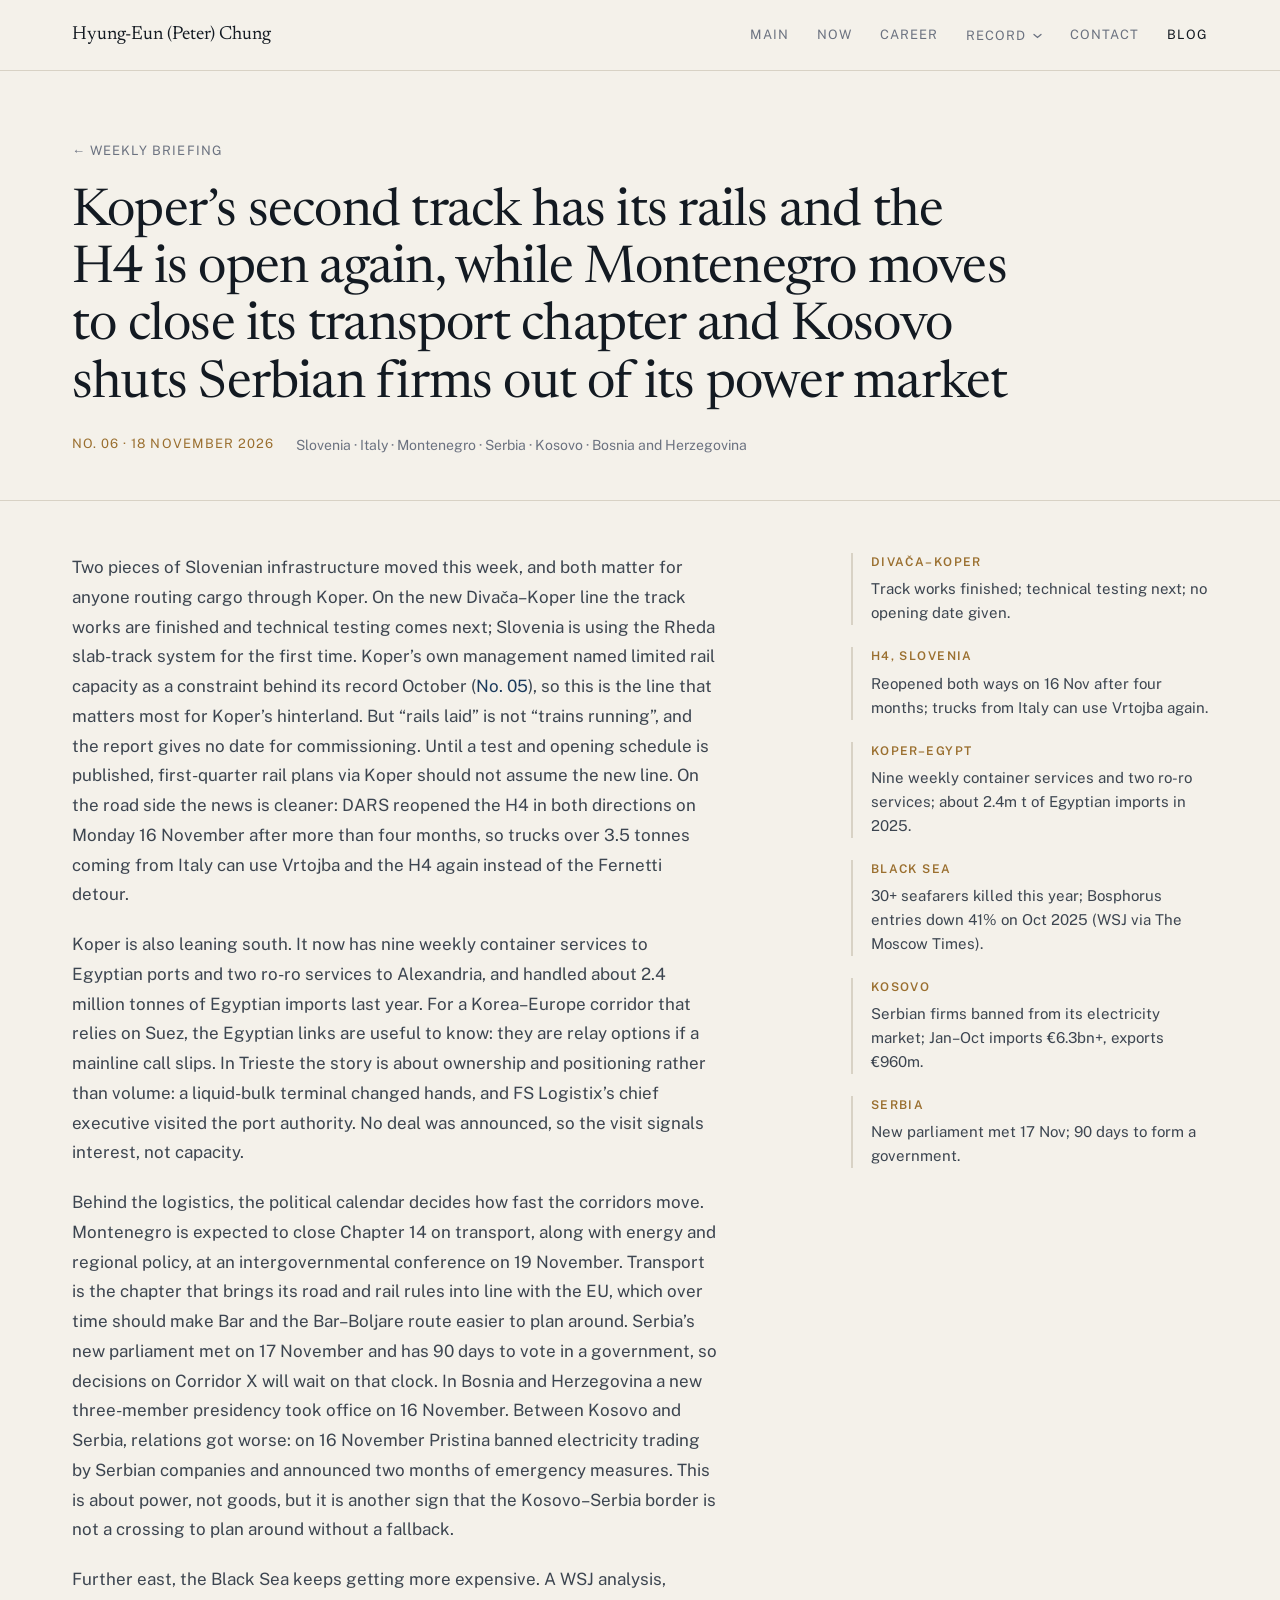
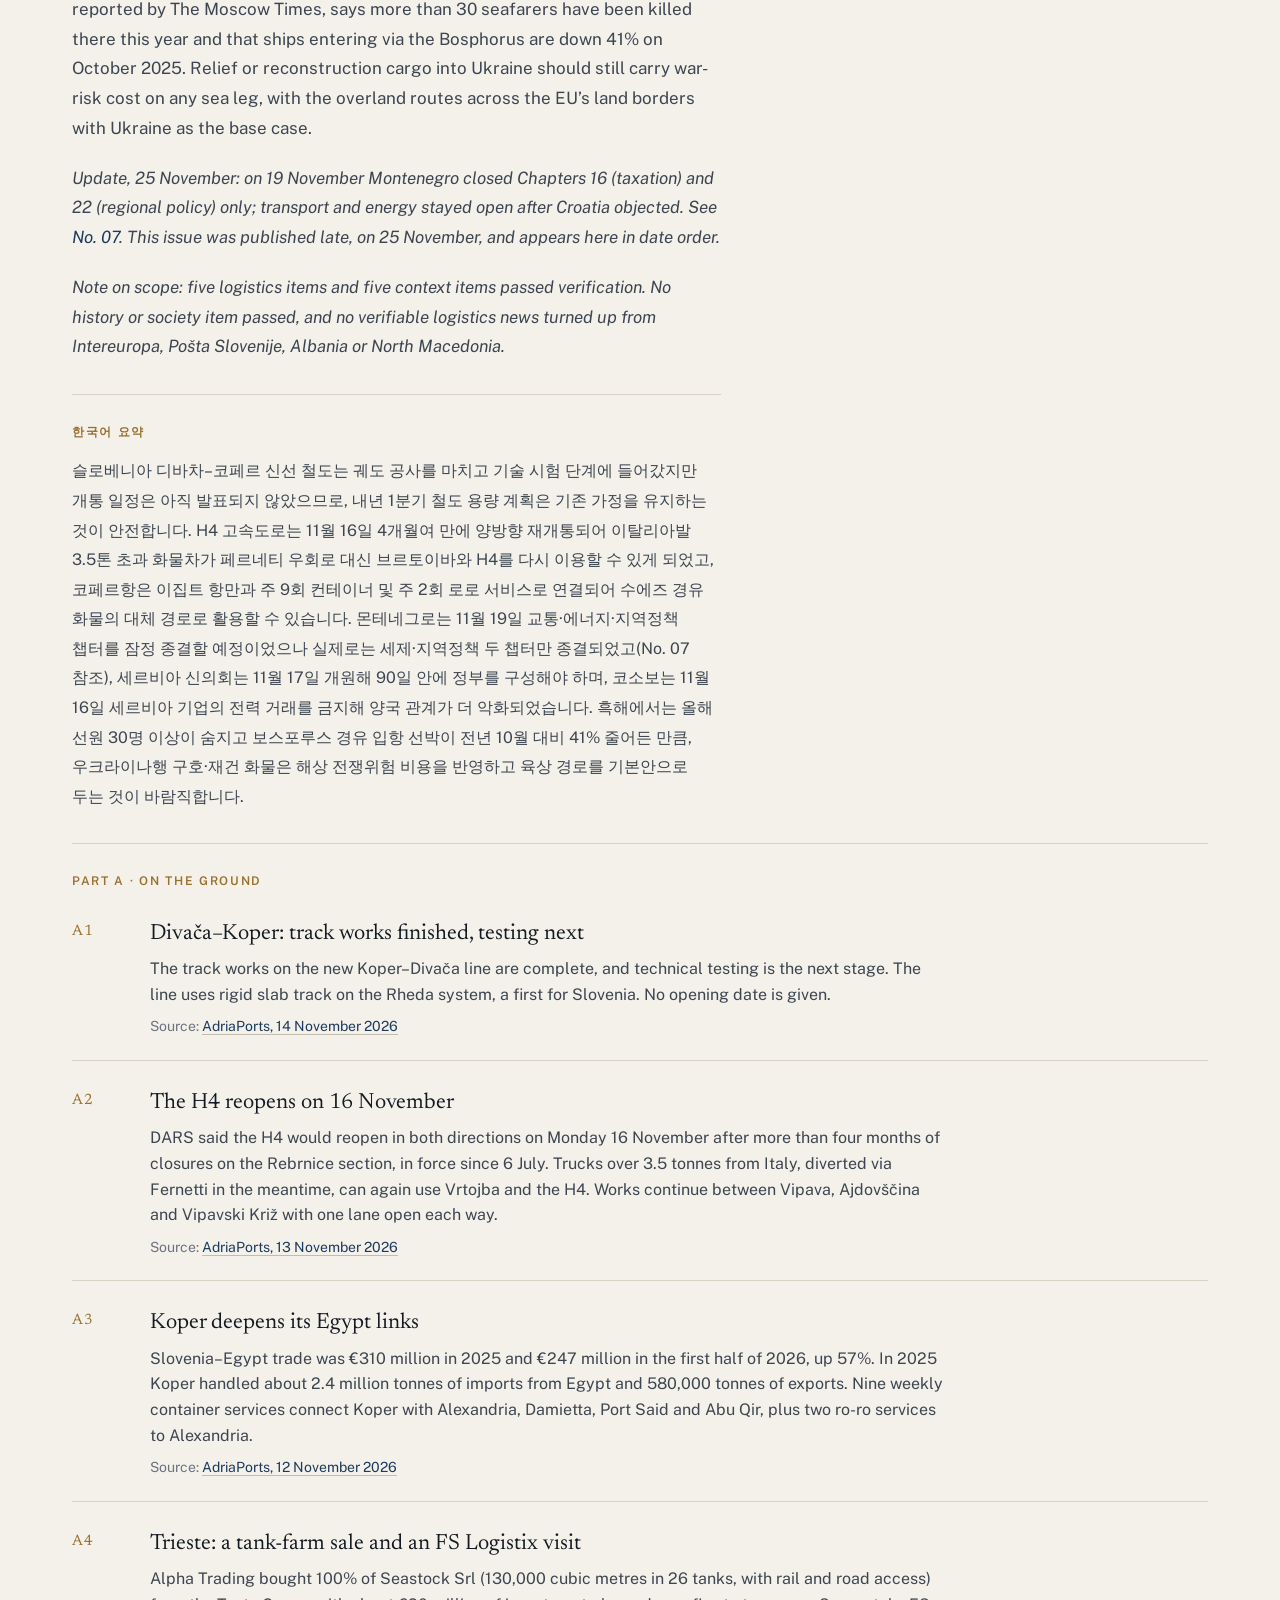
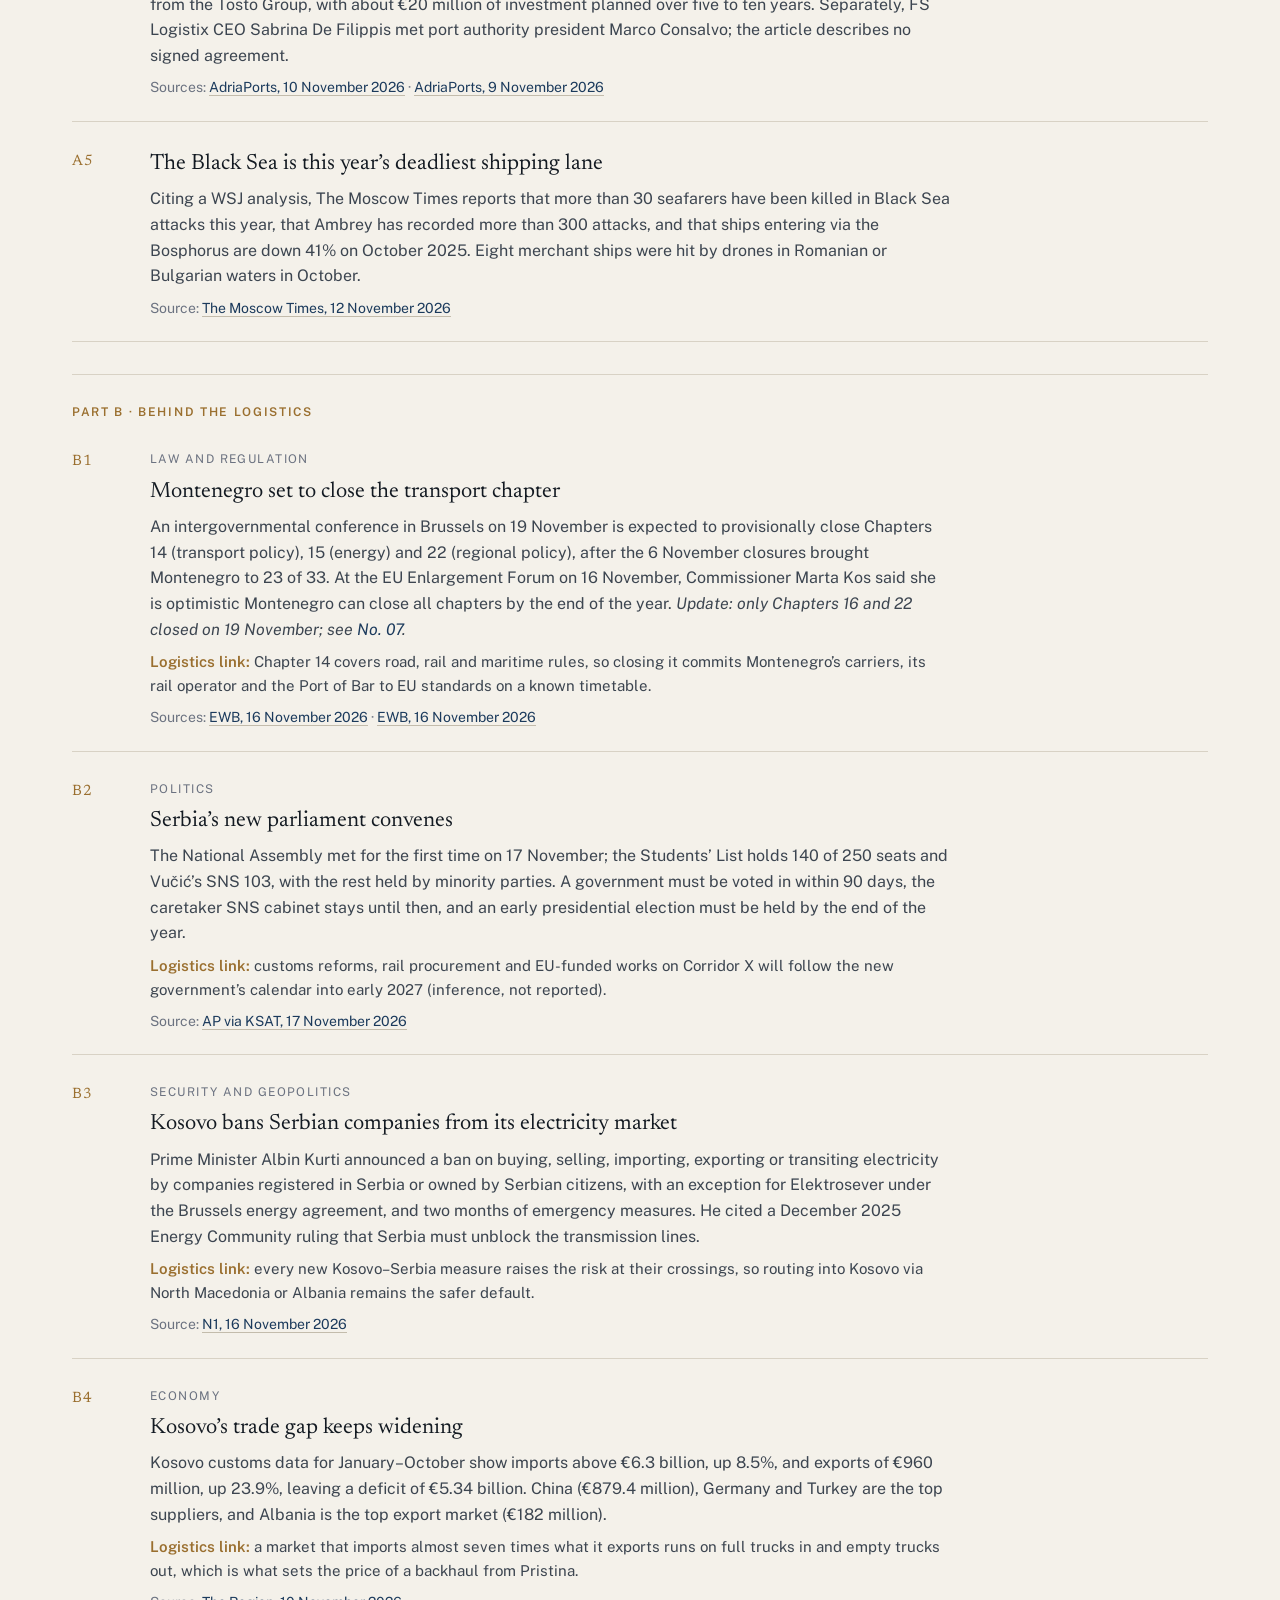
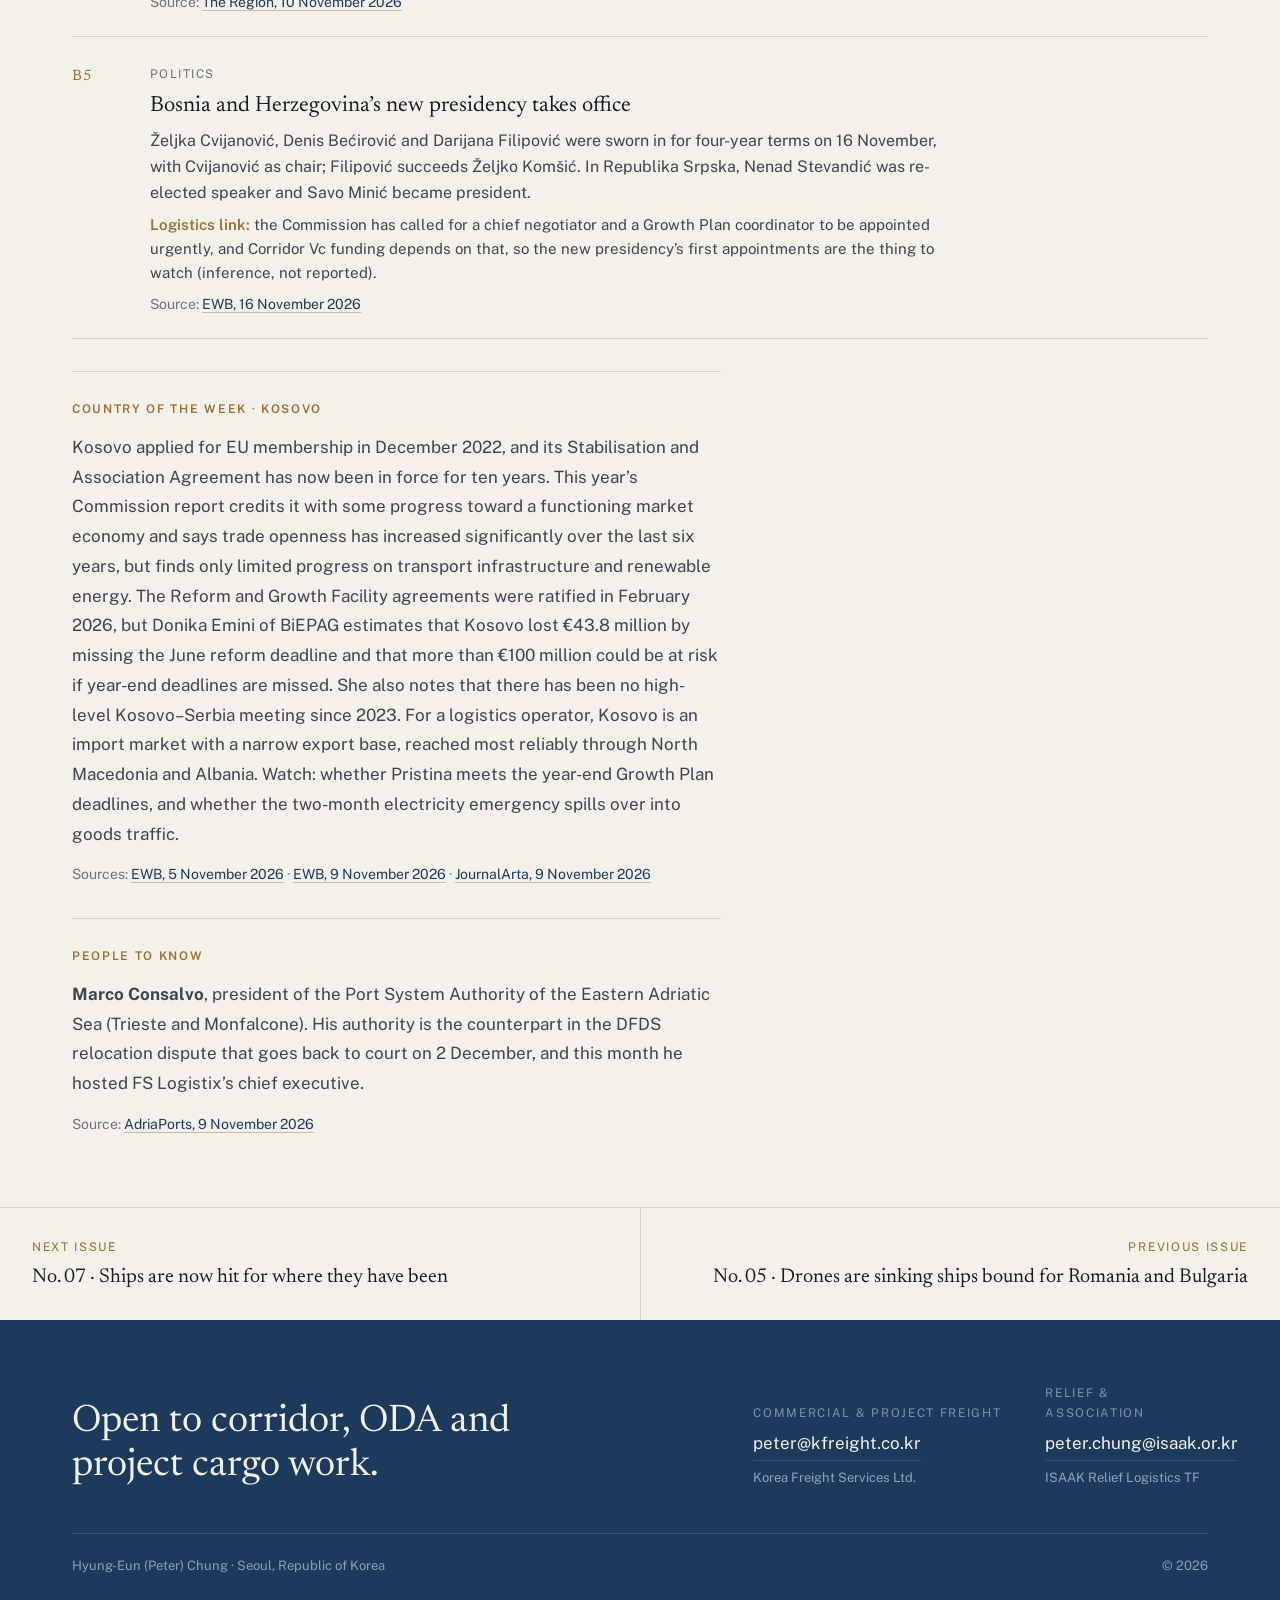
<file: blog/week06/index.html>
<!doctype html>
<html lang="en">
<head>
<meta charset="utf-8">
<meta name="viewport" content="width=device-width, initial-scale=1">
<title>No. 06 &middot; Koper&rsquo;s second track has its rails and the H4 is open again, while Montenegro moves to close its transport chapter and Kosovo shuts Serbian firms out of its power market &mdash; Weekly Briefing</title>
<meta name="description" content="Divača–Koper finishes its track works, the H4 reopens to trucks from Italy, Koper deepens its Egypt links, Montenegro heads for its transport chapter, and Kosovo bans Serbian firms from its power market.">
<meta name="author" content="Hyung-Eun (Peter) Chung">
<meta property="og:type" content="article">
<link rel="canonical" href="https://peterchung.kr/blog/week06/">
<meta property="og:url" content="https://peterchung.kr/blog/week06/">
<meta property="og:title" content="Koper&rsquo;s second track has its rails and the H4 is open again, while Montenegro moves to close its transport chapter and Kosovo shuts Serbian firms out of its power market">
<meta property="og:description" content="Divača–Koper finishes its track works, the H4 reopens to trucks from Italy, Koper deepens its Egypt links, Montenegro heads for its transport chapter, and Kosovo bans Serbian firms from its power market.">
<meta property="og:image" content="https://peterchung.kr/images/blog/week02/koper-aerial.jpg">
<meta property="og:image:width" content="960">
<meta property="og:image:height" content="640">
<meta property="article:published_time" content="2026-11-18">
<meta name="twitter:card" content="summary_large_image">
<meta name="twitter:image" content="https://peterchung.kr/images/blog/week02/koper-aerial.jpg">
<meta name="theme-color" content="#1b3a5c">
<link rel="icon" href="data:image/svg+xml,%3Csvg xmlns='http://www.w3.org/2000/svg' viewBox='0 0 32 32'%3E%3Crect width='32' height='32' fill='%231b3a5c'/%3E%3Ctext x='16' y='23' font-family='Georgia,serif' font-size='19' fill='%23f4f1ea' text-anchor='middle'%3EC%3C/text%3E%3C/svg%3E">
<link rel="preconnect" href="https://fonts.googleapis.com">
<link rel="preconnect" href="https://fonts.gstatic.com" crossorigin>
<link rel="stylesheet" href="https://fonts.googleapis.com/css2?family=Newsreader:opsz,wght@6..72,300;6..72,400;6..72,500;6..72,600;6..72,700&amp;family=Public+Sans:wght@400;500;600&amp;display=swap">
<link rel="stylesheet" href="/assets/site.css">
</head>
<body>
<a class="skip" href="#main">Skip to content</a>
<header class="topbar wrap">
  <a class="topbar__name" href="/">Hyung-Eun (Peter) Chung</a>
  <nav class="nav" aria-label="Main">
    <a class="nav__link" href="/">Main</a>
    <a class="nav__link" href="/#now">Now</a>
    <a class="nav__link" href="/#career">Career</a>
    <div class="nav__group">
      <button type="button" class="nav__link" aria-expanded="false" aria-haspopup="true">Record <svg class="nav__caret" width="9" height="6" viewBox="0 0 9 6" fill="none" aria-hidden="true"><path d="M1 1.5 4.5 4.5 8 1.5" stroke="currentColor" stroke-width="1.3" stroke-linecap="round"/></svg></button>
      <div class="nav__menu">
      <a href="/record/koica-oda.html">KOICA ODA &amp; Humanitarian Relief Logistics<span class="yr">1996 &ndash; 2005</span></a>
      <a href="/record/shipping-agency.html">Shipping Agency<span class="yr">1986 &ndash; 2005</span></a>
      <a href="/record/freight-forwarding.html">Freight Forwarding &mdash; Project Logistics<span class="yr">1989 &ndash; today</span></a>
      <a href="/record/international-trading.html">International Trading<span class="yr">1991 &ndash; 2022</span></a>
      <a href="/record/deck-officer.html">Ship&rsquo;s Deck Officer<span class="yr">1979 &ndash; 1986</span></a>
      <a href="/record/education.html">Education<span class="yr">1979 &ndash; 2015</span></a>
      </div>
    </div>
    <a class="nav__link" href="/#contact">Contact</a>
    <a class="nav__link is-current" href="/blog/">Blog</a>
  </nav>
</header>

<main id="main">

  <article>
  <section class="page-head wrap">
    <a class="back" href="/blog/">&larr; Weekly Briefing</a>
    <h1>Koper&rsquo;s second track has its rails and the H4 is open again, while Montenegro moves to close its transport chapter and Kosovo shuts Serbian firms out of its power market</h1>
    <div class="meta">
      <span class="yr">No. 06 &middot; 18 November 2026</span>
      <span>Slovenia &middot; Italy &middot; Montenegro &middot; Serbia &middot; Kosovo &middot; Bosnia and Herzegovina</span>
    </div>
  </section>

  <section class="brief wrap">
    <div class="brief__body">
      <p>Two pieces of Slovenian infrastructure moved this week, and both matter for anyone routing cargo through Koper. On the new Divača&ndash;Koper line the track works are finished and technical testing comes next; Slovenia is using the Rheda slab-track system for the first time. Koper&rsquo;s own management named limited rail capacity as a constraint behind its record October (<a href="/blog/week05/">No. 05</a>), so this is the line that matters most for Koper&rsquo;s hinterland. But &ldquo;rails laid&rdquo; is not &ldquo;trains running&rdquo;, and the report gives no date for commissioning. Until a test and opening schedule is published, first-quarter rail plans via Koper should not assume the new line. On the road side the news is cleaner: DARS reopened the H4 in both directions on Monday 16 November after more than four months, so trucks over 3.5 tonnes coming from Italy can use Vrtojba and the H4 again instead of the Fernetti detour.</p>
      <p>Koper is also leaning south. It now has nine weekly container services to Egyptian ports and two ro-ro services to Alexandria, and handled about 2.4 million tonnes of Egyptian imports last year. For a Korea&ndash;Europe corridor that relies on Suez, the Egyptian links are useful to know: they are relay options if a mainline call slips. In Trieste the story is about ownership and positioning rather than volume: a liquid-bulk terminal changed hands, and FS Logistix&rsquo;s chief executive visited the port authority. No deal was announced, so the visit signals interest, not capacity.</p>
      <p>Behind the logistics, the political calendar decides how fast the corridors move. Montenegro is expected to close Chapter 14 on transport, along with energy and regional policy, at an intergovernmental conference on 19 November. Transport is the chapter that brings its road and rail rules into line with the EU, which over time should make Bar and the Bar&ndash;Boljare route easier to plan around. Serbia&rsquo;s new parliament met on 17 November and has 90 days to vote in a government, so decisions on Corridor X will wait on that clock. In Bosnia and Herzegovina a new three-member presidency took office on 16 November. Between Kosovo and Serbia, relations got worse: on 16 November Pristina banned electricity trading by Serbian companies and announced two months of emergency measures. This is about power, not goods, but it is another sign that the Kosovo&ndash;Serbia border is not a crossing to plan around without a fallback.</p>
      <p>Further east, the Black Sea keeps getting more expensive. A WSJ analysis, reported by The Moscow Times, says more than 30 seafarers have been killed there this year and that ships entering via the Bosphorus are down 41% on October 2025. Relief or reconstruction cargo into Ukraine should still carry war-risk cost on any sea leg, with the overland routes across the EU&rsquo;s land borders with Ukraine as the base case.</p>
      <p><em>Update, 25 November: on 19 November Montenegro closed Chapters 16 (taxation) and 22 (regional policy) only; transport and energy stayed open after Croatia objected. See <a href="/blog/week07/">No. 07</a>. This issue was published late, on 25 November, and appears here in date order.</em></p>
      <p><em>Note on scope: five logistics items and five context items passed verification. No history or society item passed, and no verifiable logistics news turned up from Intereuropa, Pošta Slovenije, Albania or North Macedonia.</em></p>
    </div>

    <aside class="brief__side" aria-label="This week at a glance">
      <div class="fact"><strong>Divača&ndash;Koper</strong><span>Track works finished; technical testing next; no opening date given.</span></div>
      <div class="fact"><strong>H4, Slovenia</strong><span>Reopened both ways on 16 Nov after four months; trucks from Italy can use Vrtojba again.</span></div>
      <div class="fact"><strong>Koper&ndash;Egypt</strong><span>Nine weekly container services and two ro-ro services; about 2.4m t of Egyptian imports in 2025.</span></div>
      <div class="fact"><strong>Black Sea</strong><span>30+ seafarers killed this year; Bosphorus entries down 41% on Oct 2025 (WSJ via The Moscow Times).</span></div>
      <div class="fact"><strong>Kosovo</strong><span>Serbian firms banned from its electricity market; Jan&ndash;Oct imports &euro;6.3bn+, exports &euro;960m.</span></div>
      <div class="fact"><strong>Serbia</strong><span>New parliament met 17 Nov; 90 days to form a government.</span></div>
    </aside>

    <div class="brief__ko" lang="ko">
      <h2 class="brief__h">한국어 요약</h2>
      <p>슬로베니아 디바차–코페르 신선 철도는 궤도 공사를 마치고 기술 시험 단계에 들어갔지만 개통 일정은 아직 발표되지 않았으므로, 내년 1분기 철도 용량 계획은 기존 가정을 유지하는 것이 안전합니다. H4 고속도로는 11월 16일 4개월여 만에 양방향 재개통되어 이탈리아발 3.5톤 초과 화물차가 페르네티 우회로 대신 브르토이바와 H4를 다시 이용할 수 있게 되었고, 코페르항은 이집트 항만과 주 9회 컨테이너 및 주 2회 로로 서비스로 연결되어 수에즈 경유 화물의 대체 경로로 활용할 수 있습니다. 몬테네그로는 11월 19일 교통·에너지·지역정책 챕터를 잠정 종결할 예정이었으나 실제로는 세제·지역정책 두 챕터만 종결되었고(No. 07 참조), 세르비아 신의회는 11월 17일 개원해 90일 안에 정부를 구성해야 하며, 코소보는 11월 16일 세르비아 기업의 전력 거래를 금지해 양국 관계가 더 악화되었습니다. 흑해에서는 올해 선원 30명 이상이 숨지고 보스포루스 경유 입항 선박이 전년 10월 대비 41% 줄어든 만큼, 우크라이나행 구호·재건 화물은 해상 전쟁위험 비용을 반영하고 육상 경로를 기본안으로 두는 것이 바람직합니다.</p>
    </div>

    <div class="items">
      <h2 class="brief__h">Part A &middot; On the ground</h2>

      <div class="item-src">
        <div class="item-src__n">A1</div>
        <div class="item-src__b">
          <div class="item-src__t">Divača&ndash;Koper: track works finished, testing next</div>
          <p>The track works on the new Koper&ndash;Divača line are complete, and technical testing is the next stage. The line uses rigid slab track on the Rheda system, a first for Slovenia. No opening date is given.</p>
          <div class="item-src__link">Source: <a href="https://www.adriaports.com/en/railways/koper-divac-railway-infrastructure-completed/" target="_blank" rel="noopener">AdriaPorts, 14 November 2026</a></div>
        </div>
      </div>

      <div class="item-src">
        <div class="item-src__n">A2</div>
        <div class="item-src__b">
          <div class="item-src__t">The H4 reopens on 16 November</div>
          <p>DARS said the H4 would reopen in both directions on Monday 16 November after more than four months of closures on the Rebrnice section, in force since 6 July. Trucks over 3.5 tonnes from Italy, diverted via Fernetti in the meantime, can again use Vrtojba and the H4. Works continue between Vipava, Ajdovščina and Vipavski Križ with one lane open each way.</p>
          <div class="item-src__link">Source: <a href="https://www.adriaports.com/en/logistics/sdag-the-reopening-of-the-h4-boosts-traffic/" target="_blank" rel="noopener">AdriaPorts, 13 November 2026</a></div>
        </div>
      </div>

      <div class="item-src">
        <div class="item-src__n">A3</div>
        <div class="item-src__b">
          <div class="item-src__t">Koper deepens its Egypt links</div>
          <p>Slovenia&ndash;Egypt trade was &euro;310 million in 2025 and &euro;247 million in the first half of 2026, up 57%. In 2025 Koper handled about 2.4 million tonnes of imports from Egypt and 580,000 tonnes of exports. Nine weekly container services connect Koper with Alexandria, Damietta, Port Said and Abu Qir, plus two ro-ro services to Alexandria.</p>
          <div class="item-src__link">Source: <a href="https://www.adriaports.com/en/shipping-en/the-port-of-koper-strengthens-ties-with-egypt/" target="_blank" rel="noopener">AdriaPorts, 12 November 2026</a></div>
        </div>
      </div>

      <div class="item-src">
        <div class="item-src__n">A4</div>
        <div class="item-src__b">
          <div class="item-src__t">Trieste: a tank-farm sale and an FS Logistix visit</div>
          <p>Alpha Trading bought 100% of Seastock Srl (130,000 cubic metres in 26 tanks, with rail and road access) from the Tosto Group, with about &euro;20 million of investment planned over five to ten years. Separately, FS Logistix CEO Sabrina De Filippis met port authority president Marco Consalvo; the article describes no signed agreement.</p>
          <div class="item-src__link">Sources: <a href="https://www.adriaports.com/en/logistics/port-of-trieste-alpha-trading-acquires-seastock/" target="_blank" rel="noopener">AdriaPorts, 10 November 2026</a> &middot; <a href="https://www.adriaports.com/en/logistics/ports-fs-logistix-sets-its-sights-on-trieste/" target="_blank" rel="noopener">AdriaPorts, 9 November 2026</a></div>
        </div>
      </div>

      <div class="item-src">
        <div class="item-src__n">A5</div>
        <div class="item-src__b">
          <div class="item-src__t">The Black Sea is this year&rsquo;s deadliest shipping lane</div>
          <p>Citing a WSJ analysis, The Moscow Times reports that more than 30 seafarers have been killed in Black Sea attacks this year, that Ambrey has recorded more than 300 attacks, and that ships entering via the Bosphorus are down 41% on October 2025. Eight merchant ships were hit by drones in Romanian or Bulgarian waters in October.</p>
          <div class="item-src__link">Source: <a href="https://www.themoscowtimes.com/2026/11/12/ukraine-war-turns-black-sea-into-worlds-deadliest-shipping-lane-wsj-a94243" target="_blank" rel="noopener">The Moscow Times, 12 November 2026</a></div>
        </div>
      </div>
    </div>

    <div class="items">
      <h2 class="brief__h">Part B &middot; Behind the logistics</h2>

      <div class="item-src">
        <div class="item-src__n">B1</div>
        <div class="item-src__b">
          <div class="item-src__tag">Law and regulation</div>
          <div class="item-src__t">Montenegro set to close the transport chapter</div>
          <p>An intergovernmental conference in Brussels on 19 November is expected to provisionally close Chapters 14 (transport policy), 15 (energy) and 22 (regional policy), after the 6 November closures brought Montenegro to 23 of 33. At the EU Enlargement Forum on 16 November, Commissioner Marta Kos said she is optimistic Montenegro can close all chapters by the end of the year. <em>Update: only Chapters 16 and 22 closed on 19 November; see <a href="/blog/week07/">No. 07</a>.</em></p>
          <p class="item-src__why"><strong>Logistics link:</strong> Chapter 14 covers road, rail and maritime rules, so closing it commits Montenegro&rsquo;s carriers, its rail operator and the Port of Bar to EU standards on a known timetable.</p>
          <div class="item-src__link">Sources: <a href="https://europeanwesternbalkans.com/2026/11/16/montenegro-to-close-three-more-chapters-in-eu-accession-talks/" target="_blank" rel="noopener">EWB, 16 November 2026</a> &middot; <a href="https://europeanwesternbalkans.com/2026/11/16/ursula-von-der-leyen-wb-countries-are-taking-important-steps-on-their-european-paths/" target="_blank" rel="noopener">EWB, 16 November 2026</a></div>
        </div>
      </div>

      <div class="item-src">
        <div class="item-src__n">B2</div>
        <div class="item-src__b">
          <div class="item-src__tag">Politics</div>
          <div class="item-src__t">Serbia&rsquo;s new parliament convenes</div>
          <p>The National Assembly met for the first time on 17 November; the Students&rsquo; List holds 140 of 250 seats and Vučić&rsquo;s SNS 103, with the rest held by minority parties. A government must be voted in within 90 days, the caretaker SNS cabinet stays until then, and an early presidential election must be held by the end of the year.</p>
          <p class="item-src__why"><strong>Logistics link:</strong> customs reforms, rail procurement and EU-funded works on Corridor X will follow the new government&rsquo;s calendar into early 2027 (inference, not reported).</p>
          <div class="item-src__link">Source: <a href="https://www.ksat.com/business/2026/11/17/serbias-new-parliament-meets-for-the-first-time-since-a-student-led-movement-won-the-election/" target="_blank" rel="noopener">AP via KSAT, 17 November 2026</a></div>
        </div>
      </div>

      <div class="item-src">
        <div class="item-src__n">B3</div>
        <div class="item-src__b">
          <div class="item-src__tag">Security and geopolitics</div>
          <div class="item-src__t">Kosovo bans Serbian companies from its electricity market</div>
          <p>Prime Minister Albin Kurti announced a ban on buying, selling, importing, exporting or transiting electricity by companies registered in Serbia or owned by Serbian citizens, with an exception for Elektrosever under the Brussels energy agreement, and two months of emergency measures. He cited a December 2025 Energy Community ruling that Serbia must unblock the transmission lines.</p>
          <p class="item-src__why"><strong>Logistics link:</strong> every new Kosovo&ndash;Serbia measure raises the risk at their crossings, so routing into Kosovo via North Macedonia or Albania remains the safer default.</p>
          <div class="item-src__link">Source: <a href="https://n1info.rs/english/news/kosovo-government-bans-electricity-transactions-with-serbian-companies" target="_blank" rel="noopener">N1, 16 November 2026</a></div>
        </div>
      </div>

      <div class="item-src">
        <div class="item-src__n">B4</div>
        <div class="item-src__b">
          <div class="item-src__tag">Economy</div>
          <div class="item-src__t">Kosovo&rsquo;s trade gap keeps widening</div>
          <p>Kosovo customs data for January&ndash;October show imports above &euro;6.3 billion, up 8.5%, and exports of &euro;960 million, up 23.9%, leaving a deficit of &euro;5.34 billion. China (&euro;879.4 million), Germany and Turkey are the top suppliers, and Albania is the top export market (&euro;182 million).</p>
          <p class="item-src__why"><strong>Logistics link:</strong> a market that imports almost seven times what it exports runs on full trucks in and empty trucks out, which is what sets the price of a backhaul from Pristina.</p>
          <div class="item-src__link">Source: <a href="https://connectingregion.com/news/kosovo-imports-more-than-6-3-billion-in-goods-in-first-ten-months-of-2026-exports-reach-960-million/" target="_blank" rel="noopener">The Region, 10 November 2026</a></div>
        </div>
      </div>

      <div class="item-src">
        <div class="item-src__n">B5</div>
        <div class="item-src__b">
          <div class="item-src__tag">Politics</div>
          <div class="item-src__t">Bosnia and Herzegovina&rsquo;s new presidency takes office</div>
          <p>Željka Cvijanović, Denis Bećirović and Darijana Filipović were sworn in for four-year terms on 16 November, with Cvijanović as chair; Filipović succeeds Željko Komšić. In Republika Srpska, Nenad Stevandić was re-elected speaker and Savo Minić became president.</p>
          <p class="item-src__why"><strong>Logistics link:</strong> the Commission has called for a chief negotiator and a Growth Plan coordinator to be appointed urgently, and Corridor Vc funding depends on that, so the new presidency&rsquo;s first appointments are the thing to watch (inference, not reported).</p>
          <div class="item-src__link">Source: <a href="https://europeanwesternbalkans.com/2026/11/16/newly-elected-members-of-bih-presidency-assume-office/" target="_blank" rel="noopener">EWB, 16 November 2026</a></div>
        </div>
      </div>
    </div>

    <div class="brief__extra">
      <h2 class="brief__h">Country of the week &middot; Kosovo</h2>
      <p>Kosovo applied for EU membership in December 2022, and its Stabilisation and Association Agreement has now been in force for ten years. This year&rsquo;s Commission report credits it with some progress toward a functioning market economy and says trade openness has increased significantly over the last six years, but finds only limited progress on transport infrastructure and renewable energy. The Reform and Growth Facility agreements were ratified in February 2026, but Donika Emini of BiEPAG estimates that Kosovo lost &euro;43.8 million by missing the June reform deadline and that more than &euro;100 million could be at risk if year-end deadlines are missed. She also notes that there has been no high-level Kosovo&ndash;Serbia meeting since 2023. For a logistics operator, Kosovo is an import market with a narrow export base, reached most reliably through North Macedonia and Albania. Watch: whether Pristina meets the year-end Growth Plan deadlines, and whether the two-month electricity emergency spills over into goods traffic.</p>
      <div class="item-src__link">Sources: <a href="https://europeanwesternbalkans.com/2026/11/05/key-findings-on-kosovo-2/" target="_blank" rel="noopener">EWB, 5 November 2026</a> &middot; <a href="https://europeanwesternbalkans.com/2026/11/09/the-one-in-which-brussels-tries-to-make-amends/" target="_blank" rel="noopener">EWB, 9 November 2026</a> &middot; <a href="https://journalarta.com/en/2026/11/09/eu-enlargement-kosovo-slows-reforms-commission-report-2026/" target="_blank" rel="noopener">JournalArta, 9 November 2026</a></div>
    </div>

    <div class="brief__extra">
      <h2 class="brief__h">People to know</h2>
      <p><strong>Marco Consalvo</strong>, president of the Port System Authority of the Eastern Adriatic Sea (Trieste and Monfalcone). His authority is the counterpart in the DFDS relocation dispute that goes back to court on 2 December, and this month he hosted FS Logistix&rsquo;s chief executive.</p>
      <div class="item-src__link">Source: <a href="https://www.adriaports.com/en/logistics/ports-fs-logistix-sets-its-sights-on-trieste/" target="_blank" rel="noopener">AdriaPorts, 9 November 2026</a></div>
    </div>
  </section>
  </article>

  <nav class="pager" aria-label="Issue navigation">
    <a href="/blog/week07/"><span class="dir">Next issue</span><span class="ttl">No. 07 &middot; Ships are now hit for where they have been</span></a>
    <a class="next" href="/blog/week05/"><span class="dir">Previous issue</span><span class="ttl">No. 05 &middot; Drones are sinking ships bound for Romania and Bulgaria</span></a>
  </nav>

</main>


<footer class="foot" id="contact">
  <div class="foot__top">
    <div class="foot__claim">Open to corridor, ODA and project cargo work.</div>
    <div class="foot__c1 foot__block">
      <div class="foot__label">Commercial &amp; project freight</div>
      <a href="mailto:peter@kfreight.co.kr">peter@kfreight.co.kr</a>
      <div class="foot__org">Korea Freight Services Ltd.</div>
    </div>
    <div class="foot__c2 foot__block">
      <div class="foot__label">Relief &amp; association</div>
      <a href="mailto:peter.chung@isaak.or.kr">peter.chung@isaak.or.kr</a>
      <div class="foot__org">ISAAK Relief Logistics TF</div>
    </div>
  </div>
  <div class="foot__bar">
    <div>Hyung-Eun (Peter) Chung &middot; Seoul, Republic of Korea</div>
    <div>&copy; 2026</div>
  </div>
</footer>

<script src="/assets/site.js"></script>
</body>
</html>
</file>
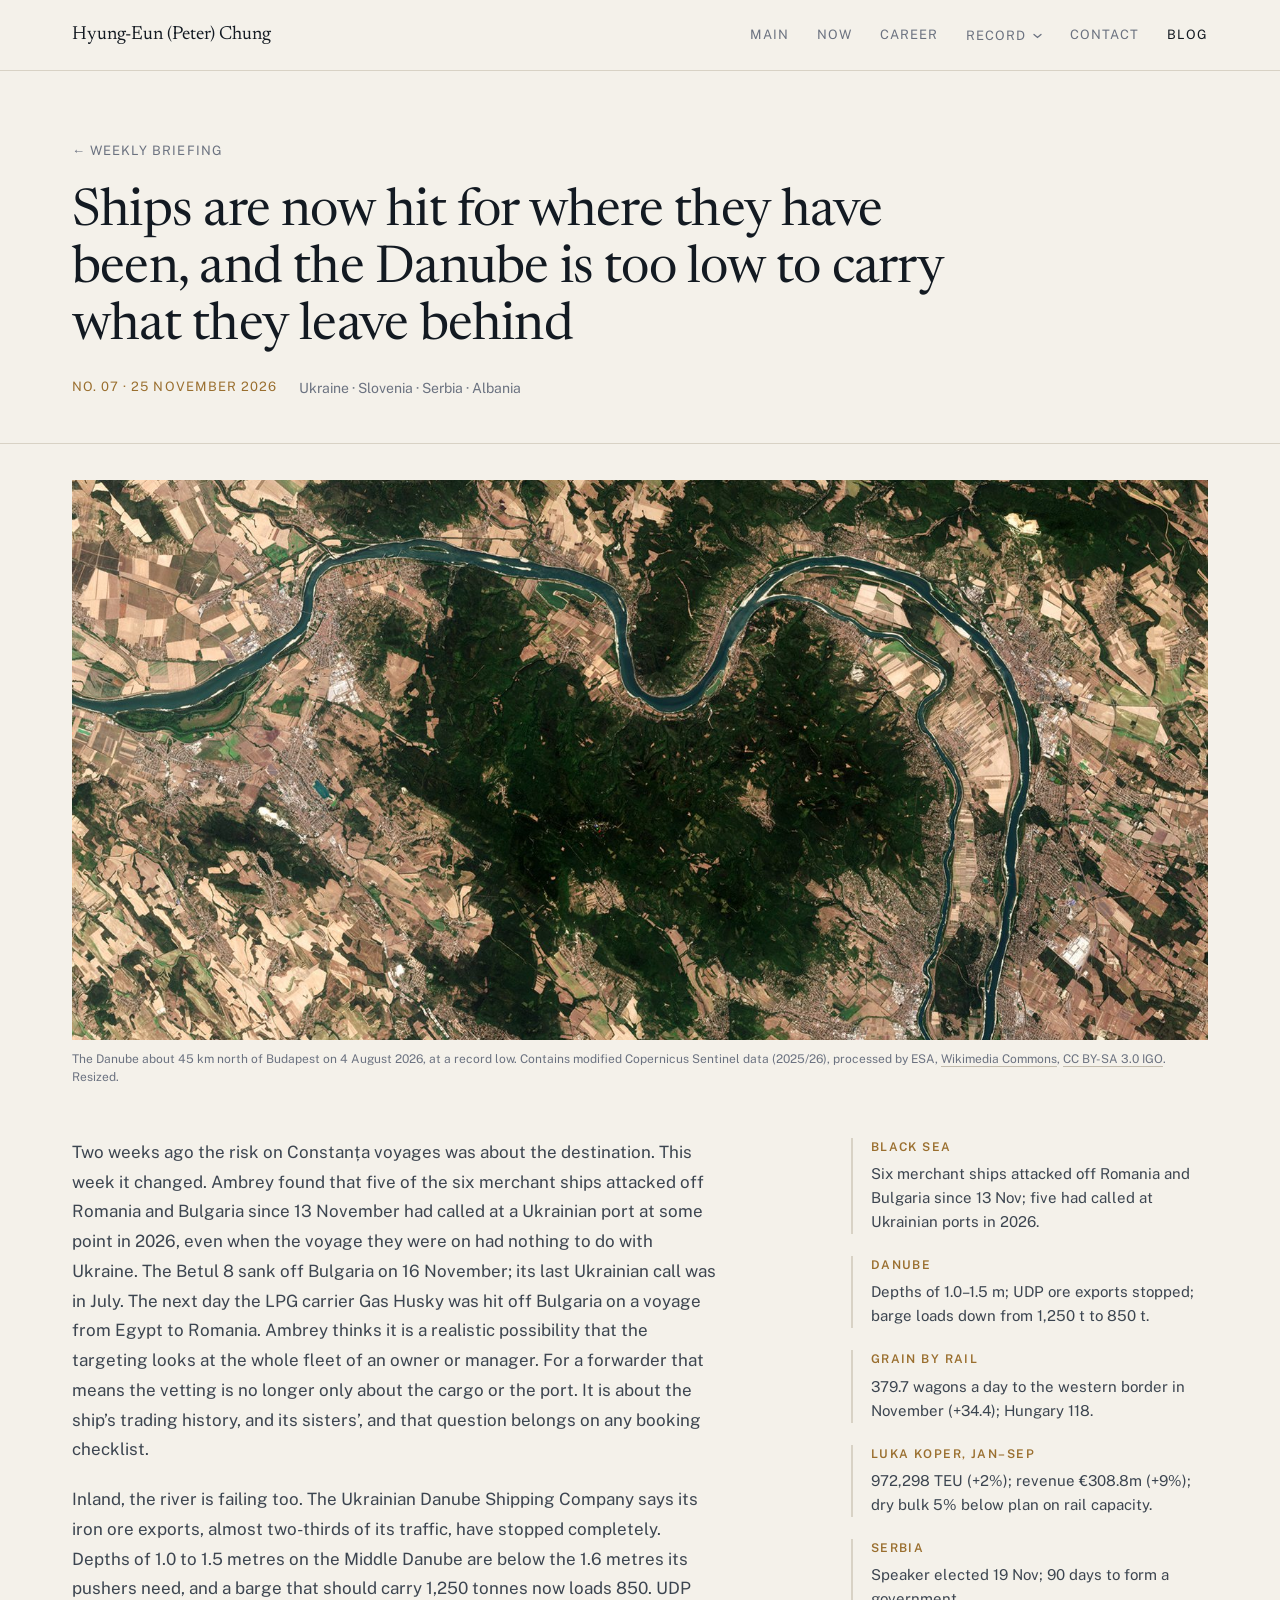
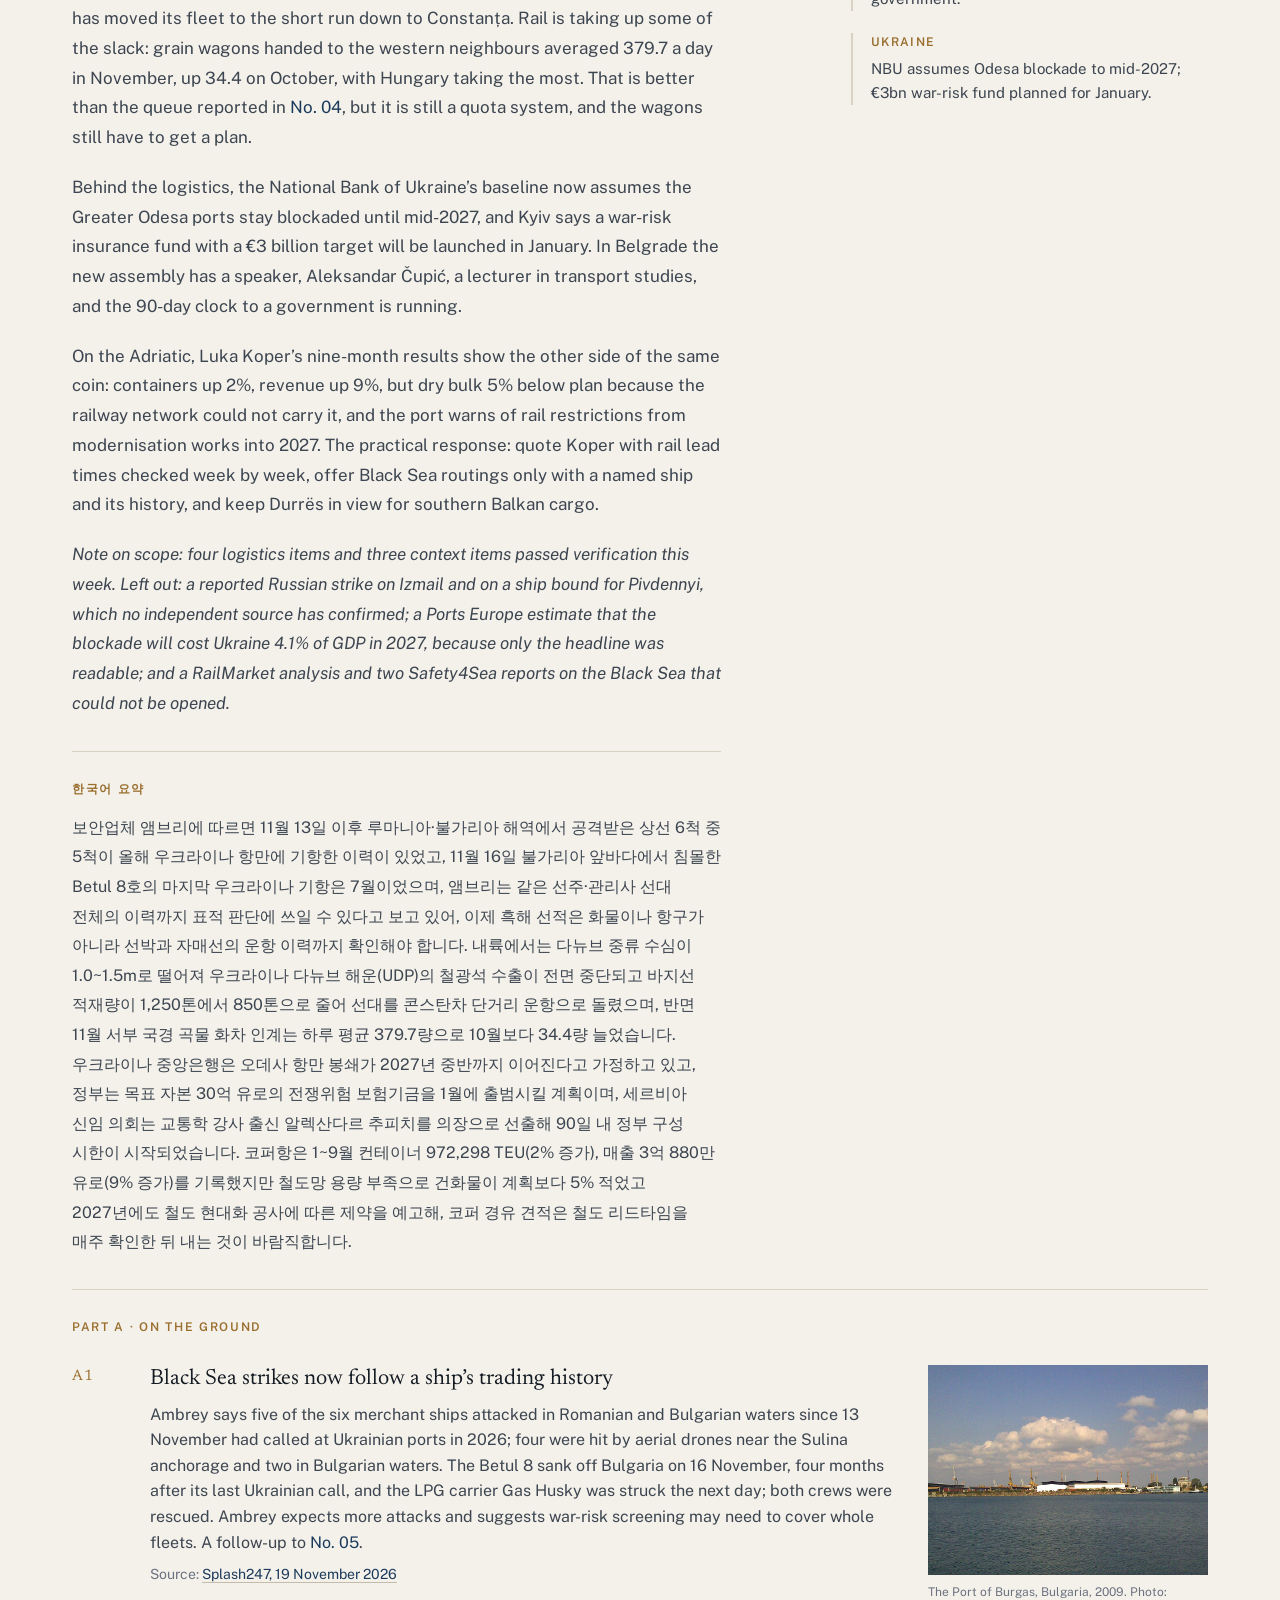
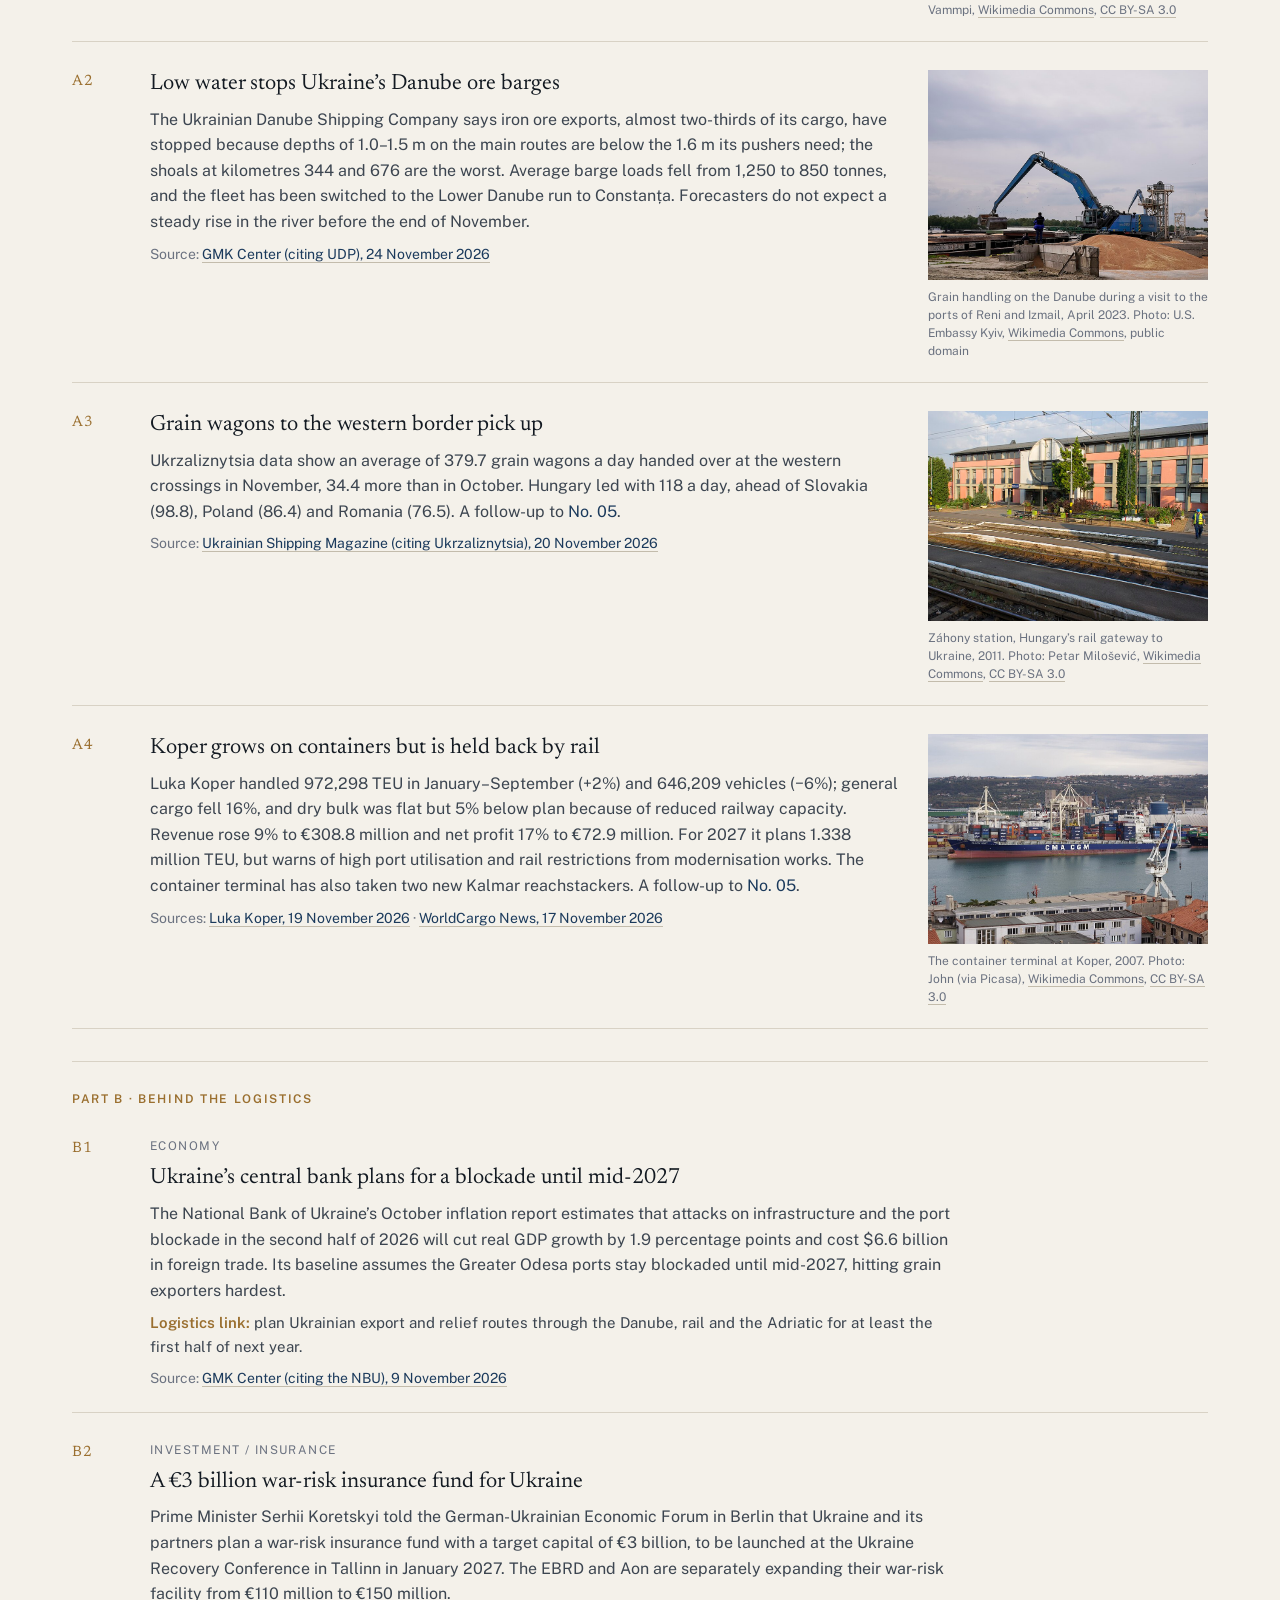
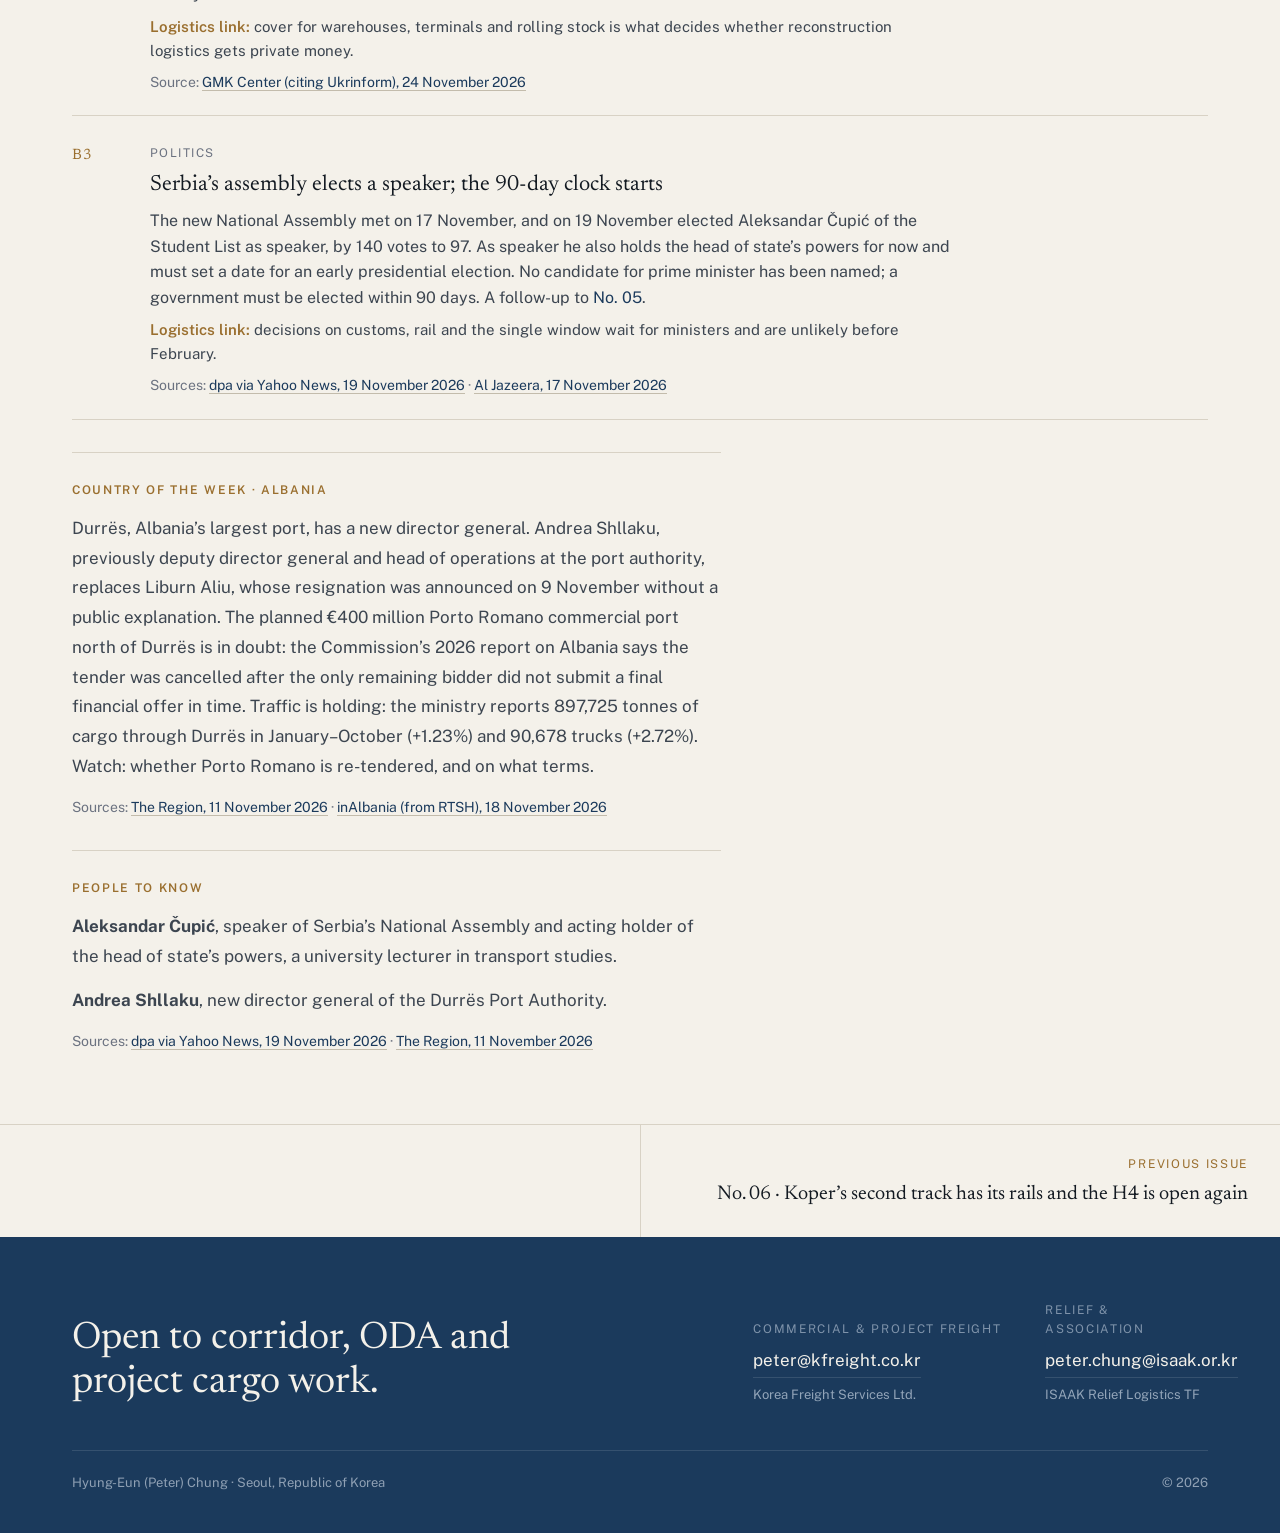
<file: blog/week07/index.html>
<!doctype html>
<html lang="en">
<head>
<meta charset="utf-8">
<meta name="viewport" content="width=device-width, initial-scale=1">
<title>No. 07 &middot; Ships are now hit for where they have been, and the Danube is too low to carry what they leave behind &mdash; Weekly Briefing</title>
<meta name="description" content="Six ships are hit off Romania and Bulgaria in a week, most with past Ukrainian port calls, low water stops Danube ore barges, grain wagons to the western border pick up, and Koper flags rail capacity in its nine-month results.">
<meta name="author" content="Hyung-Eun (Peter) Chung">
<meta property="og:type" content="article">
<link rel="canonical" href="https://peterchung.kr/blog/week07/">
<meta property="og:url" content="https://peterchung.kr/blog/week07/">
<meta property="og:title" content="Ships are now hit for where they have been, and the Danube is too low to carry what they leave behind">
<meta property="og:description" content="Six ships are hit off Romania and Bulgaria in a week, most with past Ukrainian port calls, low water stops Danube ore barges, grain wagons to the western border pick up, and Koper flags rail capacity in its nine-month results.">
<meta property="og:image" content="https://peterchung.kr/images/blog/week07/danube-low-water-sentinel2-2026.jpg">
<meta property="og:image:width" content="1600">
<meta property="og:image:height" content="1247">
<meta property="article:published_time" content="2026-11-25">
<meta name="twitter:card" content="summary_large_image">
<meta name="twitter:image" content="https://peterchung.kr/images/blog/week07/danube-low-water-sentinel2-2026.jpg">
<meta name="theme-color" content="#1b3a5c">
<link rel="icon" href="data:image/svg+xml,%3Csvg xmlns='http://www.w3.org/2000/svg' viewBox='0 0 32 32'%3E%3Crect width='32' height='32' fill='%231b3a5c'/%3E%3Ctext x='16' y='23' font-family='Georgia,serif' font-size='19' fill='%23f4f1ea' text-anchor='middle'%3EC%3C/text%3E%3C/svg%3E">
<link rel="preconnect" href="https://fonts.googleapis.com">
<link rel="preconnect" href="https://fonts.gstatic.com" crossorigin>
<link rel="stylesheet" href="https://fonts.googleapis.com/css2?family=Newsreader:opsz,wght@6..72,300;6..72,400;6..72,500;6..72,600;6..72,700&amp;family=Public+Sans:wght@400;500;600&amp;display=swap">
<link rel="stylesheet" href="/assets/site.css">
</head>
<body>
<a class="skip" href="#main">Skip to content</a>
<header class="topbar wrap">
  <a class="topbar__name" href="/">Hyung-Eun (Peter) Chung</a>
  <nav class="nav" aria-label="Main">
    <a class="nav__link" href="/">Main</a>
    <a class="nav__link" href="/#now">Now</a>
    <a class="nav__link" href="/#career">Career</a>
    <div class="nav__group">
      <button type="button" class="nav__link" aria-expanded="false" aria-haspopup="true">Record <svg class="nav__caret" width="9" height="6" viewBox="0 0 9 6" fill="none" aria-hidden="true"><path d="M1 1.5 4.5 4.5 8 1.5" stroke="currentColor" stroke-width="1.3" stroke-linecap="round"/></svg></button>
      <div class="nav__menu">
      <a href="/record/koica-oda.html">KOICA ODA &amp; Humanitarian Relief Logistics<span class="yr">1996 &ndash; 2005</span></a>
      <a href="/record/shipping-agency.html">Shipping Agency<span class="yr">1986 &ndash; 2005</span></a>
      <a href="/record/freight-forwarding.html">Freight Forwarding &mdash; Project Logistics<span class="yr">1989 &ndash; today</span></a>
      <a href="/record/international-trading.html">International Trading<span class="yr">1991 &ndash; 2022</span></a>
      <a href="/record/deck-officer.html">Ship&rsquo;s Deck Officer<span class="yr">1979 &ndash; 1986</span></a>
      <a href="/record/education.html">Education<span class="yr">1979 &ndash; 2015</span></a>
      </div>
    </div>
    <a class="nav__link" href="/#contact">Contact</a>
    <a class="nav__link is-current" href="/blog/">Blog</a>
  </nav>
</header>

<main id="main">

  <article>
  <section class="page-head wrap">
    <a class="back" href="/blog/">&larr; Weekly Briefing</a>
    <h1>Ships are now hit for where they have been, and the Danube is too low to carry what they leave behind</h1>
    <div class="meta">
      <span class="yr">No. 07 &middot; 25 November 2026</span>
      <span>Ukraine &middot; Slovenia &middot; Serbia &middot; Albania</span>
    </div>
  </section>

  <figure class="brief-hero wrap">
    <img src="/images/blog/week07/danube-low-water-sentinel2-2026.jpg" width="1600" height="1247" alt="Satellite view of the Danube bending through dry, brown farmland north of Budapest, with pale sandbanks showing in the narrowed river">
    <figcaption class="credit">The Danube about 45 km north of Budapest on 4 August 2026, at a record low. Contains modified Copernicus Sentinel data (2025/26), processed by ESA, <a href="https://commons.wikimedia.org/wiki/File:Danube%E2%80%99s_waters_fall_to_record_lows_ESA524550_-_Danube_s_waters_fall_to_record_lows.jpg" target="_blank" rel="noopener">Wikimedia Commons</a>, <a href="https://creativecommons.org/licenses/by-sa/3.0/igo/" target="_blank" rel="noopener">CC BY-SA 3.0 IGO</a>. Resized.</figcaption>
  </figure>

  <section class="brief wrap">
    <div class="brief__body">
      <p>Two weeks ago the risk on Constanța voyages was about the destination. This week it changed. Ambrey found that five of the six merchant ships attacked off Romania and Bulgaria since 13 November had called at a Ukrainian port at some point in 2026, even when the voyage they were on had nothing to do with Ukraine. The Betul 8 sank off Bulgaria on 16 November; its last Ukrainian call was in July. The next day the LPG carrier Gas Husky was hit off Bulgaria on a voyage from Egypt to Romania. Ambrey thinks it is a realistic possibility that the targeting looks at the whole fleet of an owner or manager. For a forwarder that means the vetting is no longer only about the cargo or the port. It is about the ship&rsquo;s trading history, and its sisters&rsquo;, and that question belongs on any booking checklist.</p>
      <p>Inland, the river is failing too. The Ukrainian Danube Shipping Company says its iron ore exports, almost two-thirds of its traffic, have stopped completely. Depths of 1.0 to 1.5 metres on the Middle Danube are below the 1.6 metres its pushers need, and a barge that should carry 1,250 tonnes now loads 850. UDP has moved its fleet to the short run down to Constanța. Rail is taking up some of the slack: grain wagons handed to the western neighbours averaged 379.7 a day in November, up 34.4 on October, with Hungary taking the most. That is better than the queue reported in <a href="/blog/week04/">No. 04</a>, but it is still a quota system, and the wagons still have to get a plan.</p>
      <p>Behind the logistics, the National Bank of Ukraine&rsquo;s baseline now assumes the Greater Odesa ports stay blockaded until mid-2027, and Kyiv says a war-risk insurance fund with a &euro;3 billion target will be launched in January. In Belgrade the new assembly has a speaker, Aleksandar Čupić, a lecturer in transport studies, and the 90-day clock to a government is running.</p>
      <p>On the Adriatic, Luka Koper&rsquo;s nine-month results show the other side of the same coin: containers up 2%, revenue up 9%, but dry bulk 5% below plan because the railway network could not carry it, and the port warns of rail restrictions from modernisation works into 2027. The practical response: quote Koper with rail lead times checked week by week, offer Black Sea routings only with a named ship and its history, and keep Durrës in view for southern Balkan cargo.</p>
      <p><em>Note on scope: four logistics items and three context items passed verification this week. Left out: a reported Russian strike on Izmail and on a ship bound for Pivdennyi, which no independent source has confirmed; a Ports Europe estimate that the blockade will cost Ukraine 4.1% of GDP in 2027, because only the headline was readable; and a RailMarket analysis and two Safety4Sea reports on the Black Sea that could not be opened.</em></p>
    </div>

    <aside class="brief__side" aria-label="This week at a glance">
      <div class="fact"><strong>Black Sea</strong><span>Six merchant ships attacked off Romania and Bulgaria since 13 Nov; five had called at Ukrainian ports in 2026.</span></div>
      <div class="fact"><strong>Danube</strong><span>Depths of 1.0&ndash;1.5 m; UDP ore exports stopped; barge loads down from 1,250 t to 850 t.</span></div>
      <div class="fact"><strong>Grain by rail</strong><span>379.7 wagons a day to the western border in November (+34.4); Hungary 118.</span></div>
      <div class="fact"><strong>Luka Koper, Jan&ndash;Sep</strong><span>972,298 TEU (+2%); revenue &euro;308.8m (+9%); dry bulk 5% below plan on rail capacity.</span></div>
      <div class="fact"><strong>Serbia</strong><span>Speaker elected 19 Nov; 90 days to form a government.</span></div>
      <div class="fact"><strong>Ukraine</strong><span>NBU assumes Odesa blockade to mid-2027; &euro;3bn war-risk fund planned for January.</span></div>
    </aside>

    <div class="brief__ko" lang="ko">
      <h2 class="brief__h">한국어 요약</h2>
      <p>보안업체 앰브리에 따르면 11월 13일 이후 루마니아·불가리아 해역에서 공격받은 상선 6척 중 5척이 올해 우크라이나 항만에 기항한 이력이 있었고, 11월 16일 불가리아 앞바다에서 침몰한 Betul 8호의 마지막 우크라이나 기항은 7월이었으며, 앰브리는 같은 선주·관리사 선대 전체의 이력까지 표적 판단에 쓰일 수 있다고 보고 있어, 이제 흑해 선적은 화물이나 항구가 아니라 선박과 자매선의 운항 이력까지 확인해야 합니다. 내륙에서는 다뉴브 중류 수심이 1.0~1.5m로 떨어져 우크라이나 다뉴브 해운(UDP)의 철광석 수출이 전면 중단되고 바지선 적재량이 1,250톤에서 850톤으로 줄어 선대를 콘스탄차 단거리 운항으로 돌렸으며, 반면 11월 서부 국경 곡물 화차 인계는 하루 평균 379.7량으로 10월보다 34.4량 늘었습니다. 우크라이나 중앙은행은 오데사 항만 봉쇄가 2027년 중반까지 이어진다고 가정하고 있고, 정부는 목표 자본 30억 유로의 전쟁위험 보험기금을 1월에 출범시킬 계획이며, 세르비아 신임 의회는 교통학 강사 출신 알렉산다르 추피치를 의장으로 선출해 90일 내 정부 구성 시한이 시작되었습니다. 코퍼항은 1~9월 컨테이너 972,298 TEU(2% 증가), 매출 3억 880만 유로(9% 증가)를 기록했지만 철도망 용량 부족으로 건화물이 계획보다 5% 적었고 2027년에도 철도 현대화 공사에 따른 제약을 예고해, 코퍼 경유 견적은 철도 리드타임을 매주 확인한 뒤 내는 것이 바람직합니다.</p>
    </div>

    <div class="items">
      <h2 class="brief__h">Part A &middot; On the ground</h2>

      <div class="item-src item-src--img">
        <div class="item-src__n">A1</div>
        <div class="item-src__b">
          <div class="item-src__t">Black Sea strikes now follow a ship&rsquo;s trading history</div>
          <p>Ambrey says five of the six merchant ships attacked in Romanian and Bulgarian waters since 13 November had called at Ukrainian ports in 2026; four were hit by aerial drones near the Sulina anchorage and two in Bulgarian waters. The Betul 8 sank off Bulgaria on 16 November, four months after its last Ukrainian call, and the LPG carrier Gas Husky was struck the next day; both crews were rescued. Ambrey expects more attacks and suggests war-risk screening may need to cover whole fleets. A follow-up to <a href="/blog/week05/">No. 05</a>.</p>
          <div class="item-src__link">Source: <a href="https://splash247.com/previous-ukraine-port-calls-could-put-ships-in-black-sea-firing-line/" target="_blank" rel="noopener">Splash247, 19 November 2026</a></div>
        </div>
        <figure class="item-src__fig">
          <img src="/images/blog/week07/burgas-port.jpg" width="960" height="720" loading="lazy" alt="The Port of Burgas seen across the water, with yellow cranes and white warehouses along a low quay">
          <figcaption class="credit">The Port of Burgas, Bulgaria, 2009. Photo: Vammpi, <a href="https://commons.wikimedia.org/wiki/File:Burgas_Hafenanlagen.jpg" target="_blank" rel="noopener">Wikimedia Commons</a>, <a href="https://creativecommons.org/licenses/by-sa/3.0/" target="_blank" rel="noopener">CC BY-SA 3.0</a></figcaption>
        </figure>
      </div>

      <div class="item-src item-src--img">
        <div class="item-src__n">A2</div>
        <div class="item-src__b">
          <div class="item-src__t">Low water stops Ukraine&rsquo;s Danube ore barges</div>
          <p>The Ukrainian Danube Shipping Company says iron ore exports, almost two-thirds of its cargo, have stopped because depths of 1.0&ndash;1.5 m on the main routes are below the 1.6 m its pushers need; the shoals at kilometres 344 and 676 are the worst. Average barge loads fell from 1,250 to 850 tonnes, and the fleet has been switched to the Lower Danube run to Constanța. Forecasters do not expect a steady rise in the river before the end of November.</p>
          <div class="item-src__link">Source: <a href="https://gmk.center/en/news/ore-exports-via-the-danube-halted-due-to-lack-of-navigable-depths-udp/" target="_blank" rel="noopener">GMK Center (citing UDP), 24 November 2026</a></div>
        </div>
        <figure class="item-src__fig">
          <img src="/images/blog/week07/danube-port-grain-barge.jpg" width="960" height="642" loading="lazy" alt="A blue material-handling crane on a Danube quay unloading grain with a grab, beside a large pile of grain and a moored barge">
          <figcaption class="credit">Grain handling on the Danube during a visit to the ports of Reni and Izmail, April 2023. Photo: U.S. Embassy Kyiv, <a href="https://commons.wikimedia.org/wiki/File:Ambassador_Brink_Visits_Danube_Ports_in_Reni_and_Izmail,_April_26,_2023_-_52851086380.jpg" target="_blank" rel="noopener">Wikimedia Commons</a>, public domain</figcaption>
        </figure>
      </div>

      <div class="item-src item-src--img">
        <div class="item-src__n">A3</div>
        <div class="item-src__b">
          <div class="item-src__t">Grain wagons to the western border pick up</div>
          <p>Ukrzaliznytsia data show an average of 379.7 grain wagons a day handed over at the western crossings in November, 34.4 more than in October. Hungary led with 118 a day, ahead of Slovakia (98.8), Poland (86.4) and Romania (76.5). A follow-up to <a href="/blog/week05/">No. 05</a>.</p>
          <div class="item-src__link">Source: <a href="https://en.usm.media/hungary-became-the-leader-in-the-volume-of-ukrainian-grain-received-by-rail/" target="_blank" rel="noopener">Ukrainian Shipping Magazine (citing Ukrzaliznytsia), 20 November 2026</a></div>
        </div>
        <figure class="item-src__fig">
          <img src="/images/blog/week07/zahony-station.jpg" width="960" height="567" loading="lazy" alt="Platforms and tracks at Záhony railway station on the Hungarian side of the Ukrainian border, with the station building behind">
          <figcaption class="credit">Záhony station, Hungary&rsquo;s rail gateway to Ukraine, 2011. Photo: Petar Milošević, <a href="https://commons.wikimedia.org/wiki/File:Zahony.jpg" target="_blank" rel="noopener">Wikimedia Commons</a>, <a href="https://creativecommons.org/licenses/by-sa/3.0/" target="_blank" rel="noopener">CC BY-SA 3.0</a></figcaption>
        </figure>
      </div>

      <div class="item-src item-src--img">
        <div class="item-src__n">A4</div>
        <div class="item-src__b">
          <div class="item-src__t">Koper grows on containers but is held back by rail</div>
          <p>Luka Koper handled 972,298 TEU in January&ndash;September (+2%) and 646,209 vehicles (&minus;6%); general cargo fell 16%, and dry bulk was flat but 5% below plan because of reduced railway capacity. Revenue rose 9% to &euro;308.8 million and net profit 17% to &euro;72.9 million. For 2027 it plans 1.338 million TEU, but warns of high port utilisation and rail restrictions from modernisation works. The container terminal has also taken two new Kalmar reachstackers. A follow-up to <a href="/blog/week05/">No. 05</a>.</p>
          <div class="item-src__link">Sources: <a href="https://www.luka-kp.si/en/news/container-throughput-and-revenue-growth-in-the-first-nine-months-with-further-growth-expected-in-2027/" target="_blank" rel="noopener">Luka Koper, 19 November 2026</a> &middot; <a href="https://www.worldcargonews.com/cargo-handling-equipment/2026/11/koper-renews-reachstacker-fleet-with-two-kalmar-units/" target="_blank" rel="noopener">WorldCargo News, 17 November 2026</a></div>
        </div>
        <figure class="item-src__fig">
          <img src="/images/blog/week07/koper-container-terminal.jpg" width="960" height="640" loading="lazy" alt="A CMA CGM container ship alongside the Koper container terminal, with a portal crane and the old town's rooftops in the foreground">
          <figcaption class="credit">The container terminal at Koper, 2007. Photo: John (via Picasa), <a href="https://commons.wikimedia.org/wiki/File:Koper_(38).jpg" target="_blank" rel="noopener">Wikimedia Commons</a>, <a href="https://creativecommons.org/licenses/by-sa/3.0/" target="_blank" rel="noopener">CC BY-SA 3.0</a></figcaption>
        </figure>
      </div>
    </div>

    <div class="items">
      <h2 class="brief__h">Part B &middot; Behind the logistics</h2>

      <div class="item-src">
        <div class="item-src__n">B1</div>
        <div class="item-src__b">
          <div class="item-src__tag">Economy</div>
          <div class="item-src__t">Ukraine&rsquo;s central bank plans for a blockade until mid-2027</div>
          <p>The National Bank of Ukraine&rsquo;s October inflation report estimates that attacks on infrastructure and the port blockade in the second half of 2026 will cut real GDP growth by 1.9 percentage points and cost $6.6 billion in foreign trade. Its baseline assumes the Greater Odesa ports stay blockaded until mid-2027, hitting grain exporters hardest.</p>
          <p class="item-src__why"><strong>Logistics link:</strong> plan Ukrainian export and relief routes through the Danube, rail and the Adriatic for at least the first half of next year.</p>
          <div class="item-src__link">Source: <a href="https://gmk.center/en/news/shelling-and-port-blockade-to-cost-ukraine-6-6-billion-in-the-second-half-of-the-year-nbu/" target="_blank" rel="noopener">GMK Center (citing the NBU), 9 November 2026</a></div>
        </div>
      </div>

      <div class="item-src">
        <div class="item-src__n">B2</div>
        <div class="item-src__b">
          <div class="item-src__tag">Investment / insurance</div>
          <div class="item-src__t">A &euro;3 billion war-risk insurance fund for Ukraine</div>
          <p>Prime Minister Serhii Koretskyi told the German-Ukrainian Economic Forum in Berlin that Ukraine and its partners plan a war-risk insurance fund with a target capital of &euro;3 billion, to be launched at the Ukraine Recovery Conference in Tallinn in January 2027. The EBRD and Aon are separately expanding their war-risk facility from &euro;110 million to &euro;150 million.</p>
          <p class="item-src__why"><strong>Logistics link:</strong> cover for warehouses, terminals and rolling stock is what decides whether reconstruction logistics gets private money.</p>
          <div class="item-src__link">Source: <a href="https://gmk.center/en/news/ukraine-plans-to-launch-a-war-risk-insurance-fund-in-2027/" target="_blank" rel="noopener">GMK Center (citing Ukrinform), 24 November 2026</a></div>
        </div>
      </div>

      <div class="item-src">
        <div class="item-src__n">B3</div>
        <div class="item-src__b">
          <div class="item-src__tag">Politics</div>
          <div class="item-src__t">Serbia&rsquo;s assembly elects a speaker; the 90-day clock starts</div>
          <p>The new National Assembly met on 17 November, and on 19 November elected Aleksandar Čupić of the Student List as speaker, by 140 votes to 97. As speaker he also holds the head of state&rsquo;s powers for now and must set a date for an early presidential election. No candidate for prime minister has been named; a government must be elected within 90 days. A follow-up to <a href="/blog/week05/">No. 05</a>.</p>
          <p class="item-src__why"><strong>Logistics link:</strong> decisions on customs, rail and the single window wait for ministers and are unlikely before February.</p>
          <div class="item-src__link">Sources: <a href="https://www.yahoo.com/news/politics/articles/serbias-student-list-takes-first-173332917.html" target="_blank" rel="noopener">dpa via Yahoo News, 19 November 2026</a> &middot; <a href="https://www.aljazeera.com/news/2026/11/17/election-winning-student-movement-enters-serbias-new-parliament" target="_blank" rel="noopener">Al Jazeera, 17 November 2026</a></div>
        </div>
      </div>
    </div>

    <div class="brief__extra">
      <h2 class="brief__h">Country of the week &middot; Albania</h2>
      <p>Durrës, Albania&rsquo;s largest port, has a new director general. Andrea Shllaku, previously deputy director general and head of operations at the port authority, replaces Liburn Aliu, whose resignation was announced on 9 November without a public explanation. The planned &euro;400 million Porto Romano commercial port north of Durrës is in doubt: the Commission&rsquo;s 2026 report on Albania says the tender was cancelled after the only remaining bidder did not submit a final financial offer in time. Traffic is holding: the ministry reports 897,725 tonnes of cargo through Durrës in January&ndash;October (+1.23%) and 90,678 trucks (+2.72%). Watch: whether Porto Romano is re-tendered, and on what terms.</p>
      <div class="item-src__link">Sources: <a href="https://connectingregion.com/news/andrea-shllaku-appointed-new-director-general-of-durres-port/" target="_blank" rel="noopener">The Region, 11 November 2026</a> &middot; <a href="https://www.inalbania.info/port-of-durres-handles-over-897000-tonnes-of-cargo-and-90000-trucks-in-10-months/" target="_blank" rel="noopener">inAlbania (from RTSH), 18 November 2026</a></div>
    </div>

    <div class="brief__extra">
      <h2 class="brief__h">People to know</h2>
      <p><strong>Aleksandar Čupić</strong>, speaker of Serbia&rsquo;s National Assembly and acting holder of the head of state&rsquo;s powers, a university lecturer in transport studies.</p>
      <p><strong>Andrea Shllaku</strong>, new director general of the Durrës Port Authority.</p>
      <div class="item-src__link">Sources: <a href="https://www.yahoo.com/news/politics/articles/serbias-student-list-takes-first-173332917.html" target="_blank" rel="noopener">dpa via Yahoo News, 19 November 2026</a> &middot; <a href="https://connectingregion.com/news/andrea-shllaku-appointed-new-director-general-of-durres-port/" target="_blank" rel="noopener">The Region, 11 November 2026</a></div>
    </div>
  </section>
  </article>

  <nav class="pager" aria-label="Issue navigation">
    <div class="empty"></div>
    <a class="next" href="/blog/week06/"><span class="dir">Previous issue</span><span class="ttl">No. 06 &middot; Koper&rsquo;s second track has its rails and the H4 is open again</span></a>
  </nav>

</main>

<footer class="foot" id="contact">
  <div class="foot__top">
    <div class="foot__claim">Open to corridor, ODA and project cargo work.</div>
    <div class="foot__c1 foot__block">
      <div class="foot__label">Commercial &amp; project freight</div>
      <a href="mailto:peter@kfreight.co.kr">peter@kfreight.co.kr</a>
      <div class="foot__org">Korea Freight Services Ltd.</div>
    </div>
    <div class="foot__c2 foot__block">
      <div class="foot__label">Relief &amp; association</div>
      <a href="mailto:peter.chung@isaak.or.kr">peter.chung@isaak.or.kr</a>
      <div class="foot__org">ISAAK Relief Logistics TF</div>
    </div>
  </div>
  <div class="foot__bar">
    <div>Hyung-Eun (Peter) Chung &middot; Seoul, Republic of Korea</div>
    <div>&copy; 2026</div>
  </div>
</footer>

<script src="/assets/site.js"></script>
</body>
</html>
</file>
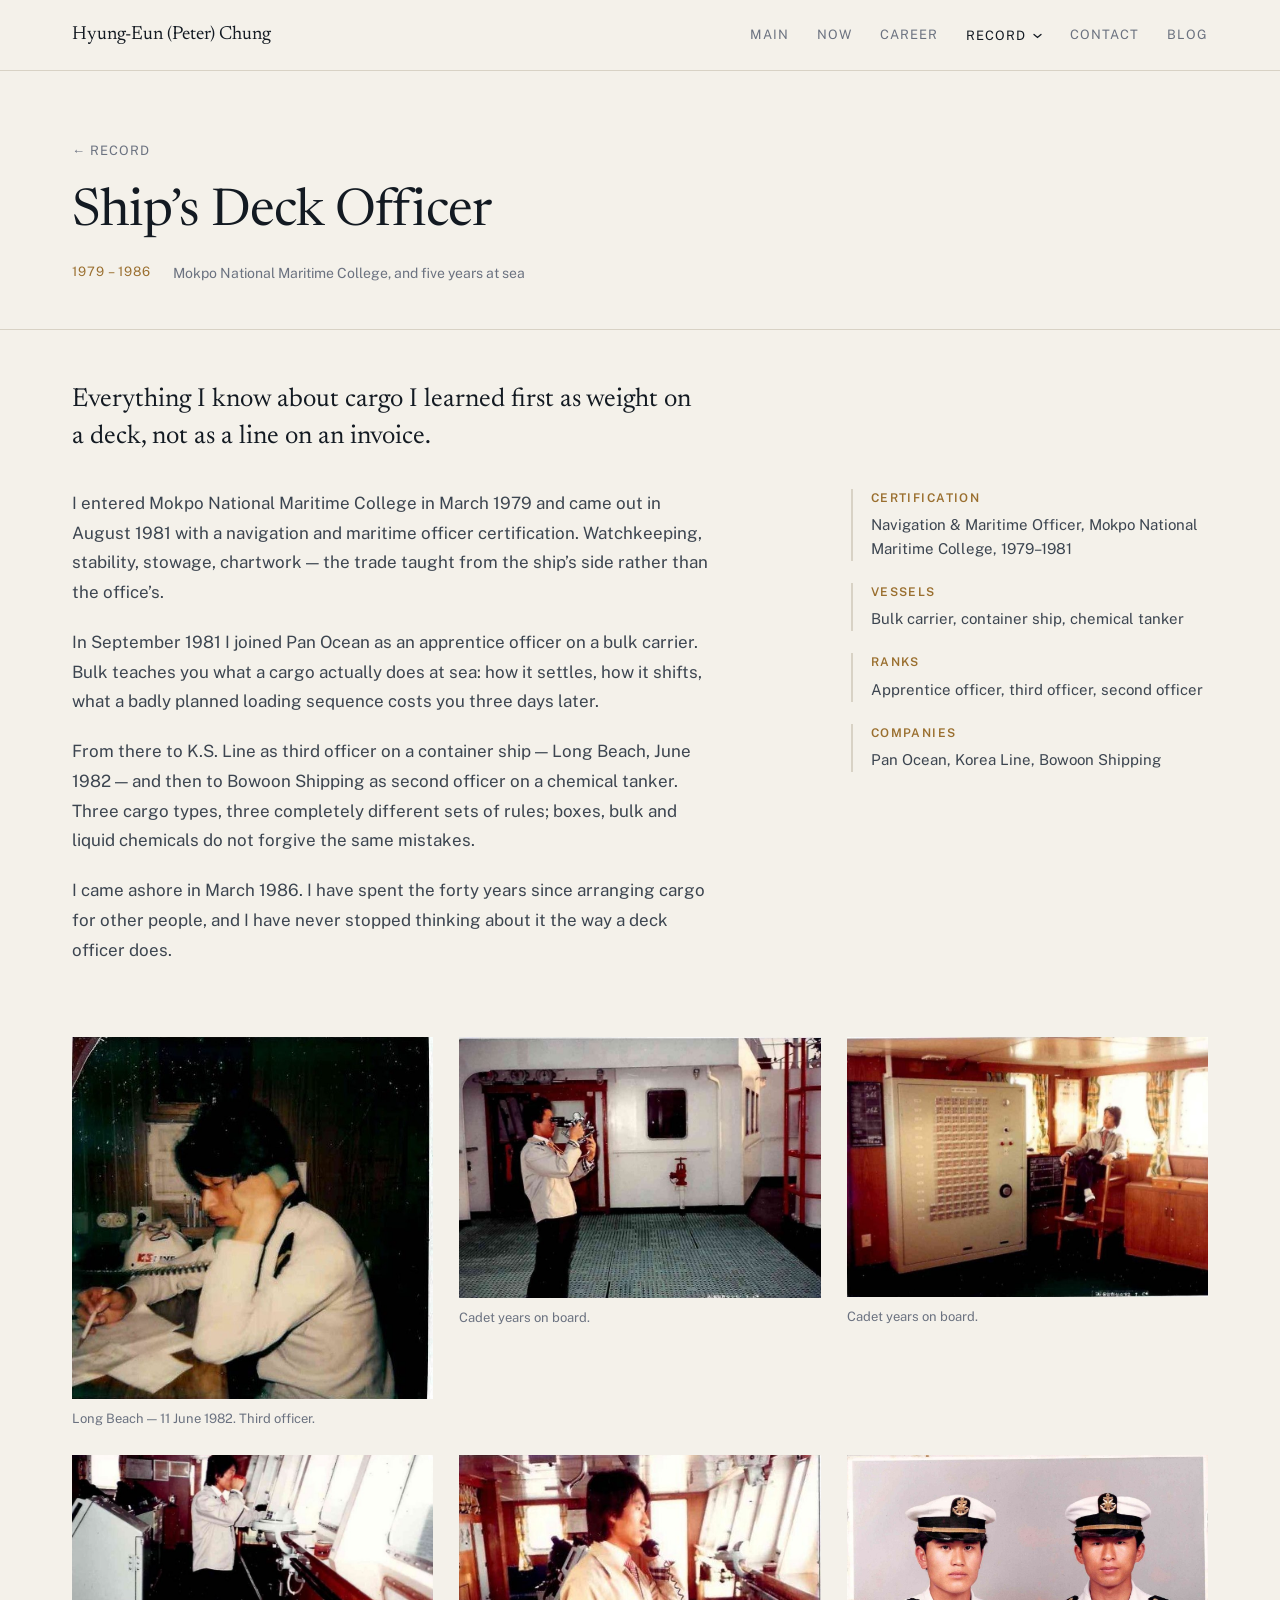
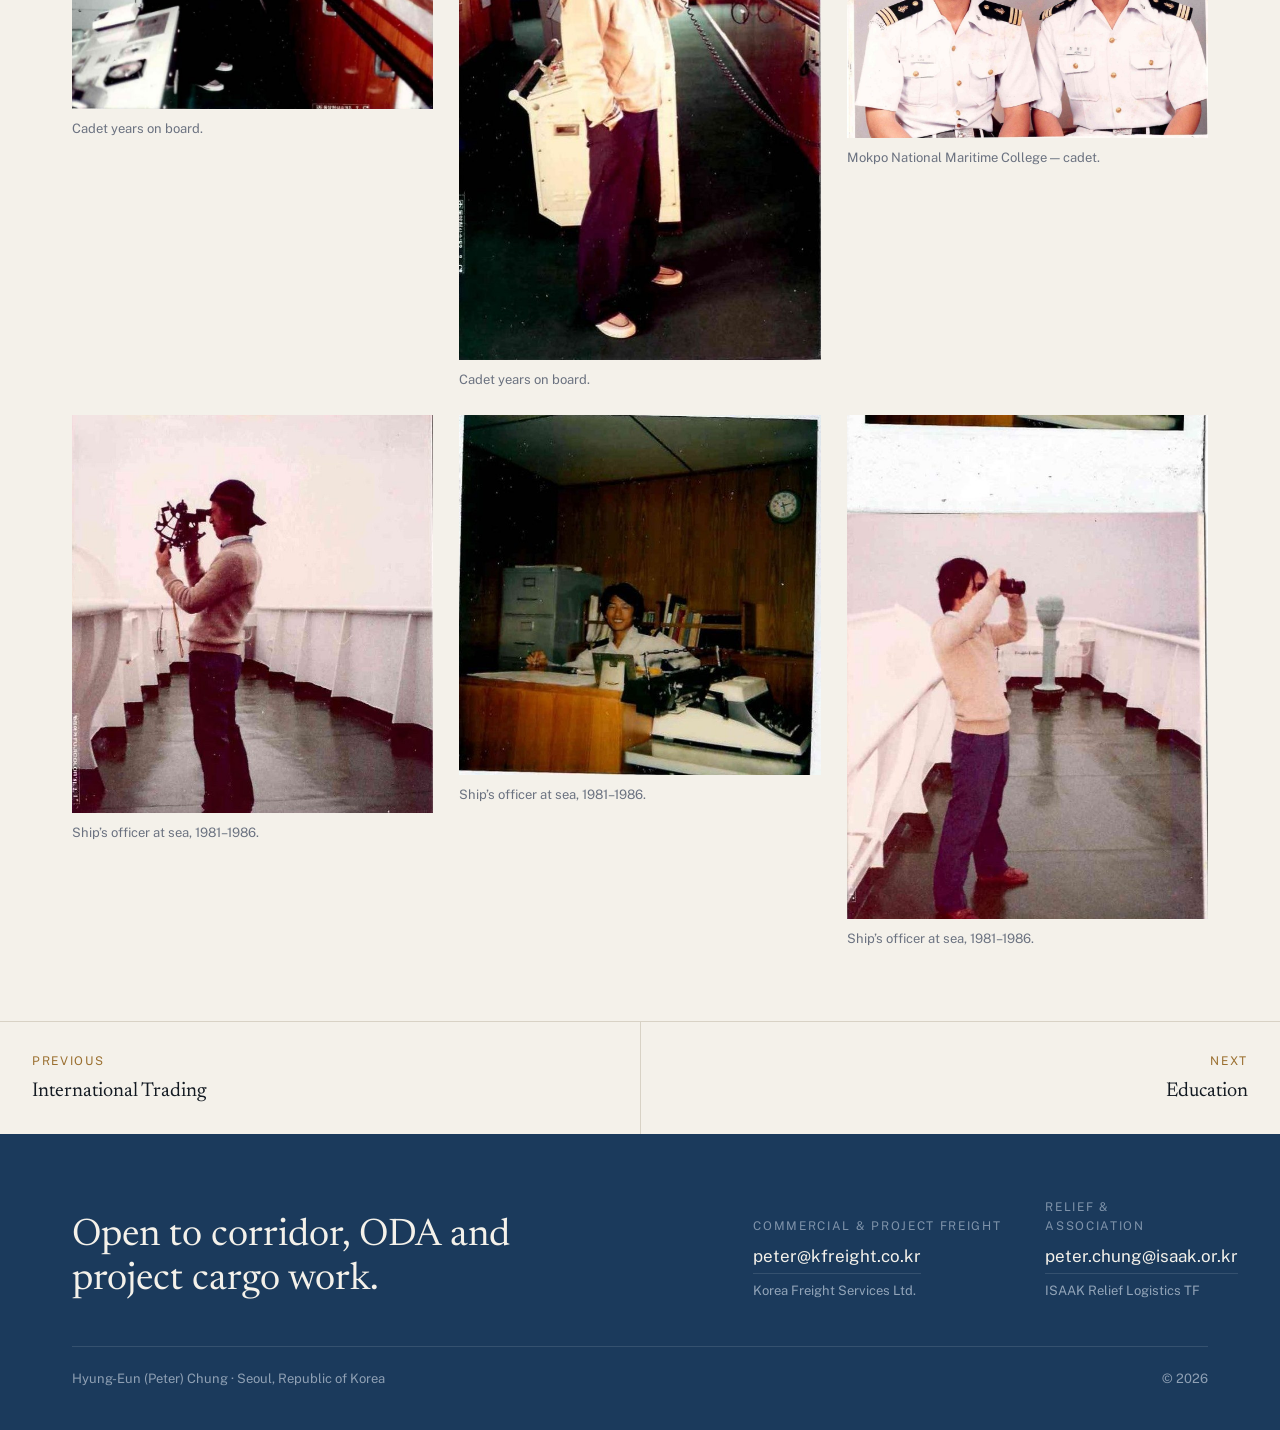
<file: record/deck-officer.html>
<!doctype html>
<html lang="en">
<head>
<meta charset="utf-8">
<meta name="viewport" content="width=device-width, initial-scale=1">
<title>Ship’s Deck Officer &mdash; Hyung-Eun (Peter) Chung</title>
<meta name="description" content="Mokpo National Maritime College, and five years at sea">
<meta name="author" content="Hyung-Eun (Peter) Chung">
<meta property="og:type" content="profile">
<link rel="canonical" href="https://peterchung.kr/record/deck-officer.html">
<meta property="og:url" content="https://peterchung.kr/record/deck-officer.html">
<meta property="og:title" content="Ship’s Deck Officer &mdash; Hyung-Eun (Peter) Chung">
<meta property="og:description" content="Mokpo National Maritime College, and five years at sea">
<meta property="og:image" content="https://peterchung.kr/images/og-card.jpg">
<meta property="og:image:width" content="1200">
<meta property="og:image:height" content="600">
<meta name="twitter:card" content="summary_large_image">
<meta name="twitter:image" content="https://peterchung.kr/images/og-card.jpg">
<meta name="theme-color" content="#1b3a5c">
<link rel="icon" href="data:image/svg+xml,%3Csvg xmlns='http://www.w3.org/2000/svg' viewBox='0 0 32 32'%3E%3Crect width='32' height='32' fill='%231b3a5c'/%3E%3Ctext x='16' y='23' font-family='Georgia,serif' font-size='19' fill='%23f4f1ea' text-anchor='middle'%3EC%3C/text%3E%3C/svg%3E">
<link rel="preconnect" href="https://fonts.googleapis.com">
<link rel="preconnect" href="https://fonts.gstatic.com" crossorigin>
<link rel="stylesheet" href="https://fonts.googleapis.com/css2?family=Newsreader:opsz,wght@6..72,300;6..72,400;6..72,500;6..72,600;6..72,700&amp;family=Public+Sans:wght@400;500;600&amp;display=swap">
<link rel="stylesheet" href="../assets/site.css">
</head>
<body>
<a class="skip" href="#main">Skip to content</a>
<header class="topbar wrap">
  <a class="topbar__name" href="../index.html">Hyung-Eun (Peter) Chung</a>
  <nav class="nav" aria-label="Main">
    <a class="nav__link" href="../index.html">Main</a>
    <a class="nav__link" href="../index.html#now">Now</a>
    <a class="nav__link" href="../index.html#career">Career</a>
    <div class="nav__group">
      <button type="button" class="nav__link is-current" aria-expanded="false" aria-haspopup="true">Record <svg class="nav__caret" width="9" height="6" viewBox="0 0 9 6" fill="none" aria-hidden="true"><path d="M1 1.5 4.5 4.5 8 1.5" stroke="currentColor" stroke-width="1.3" stroke-linecap="round"/></svg></button>
      <div class="nav__menu">
      <a href="../record/koica-oda.html">KOICA ODA &amp; Humanitarian Relief Logistics<span class="yr">1996 &ndash; 2005</span></a>
      <a href="../record/shipping-agency.html">Shipping Agency<span class="yr">1986 &ndash; 2005</span></a>
      <a href="../record/freight-forwarding.html">Freight Forwarding &mdash; Project Logistics<span class="yr">1989 &ndash; today</span></a>
      <a href="../record/international-trading.html">International Trading<span class="yr">1991 &ndash; 2022</span></a>
      <a href="../record/deck-officer.html" class="is-current">Ship&rsquo;s Deck Officer<span class="yr">1979 &ndash; 1986</span></a>
      <a href="../record/education.html">Education<span class="yr">1979 &ndash; 2015</span></a>
      </div>
    </div>
    <a class="nav__link" href="../index.html#contact">Contact</a>
    <a class="nav__link" href="../blog/">Blog</a>
  </nav>
</header>

<main id="main">

  <section class="page-head wrap">
    <a class="back" href="../index.html#record">&larr; Record</a>
    <h1>Ship&rsquo;s Deck Officer</h1>
    <div class="meta">
      <span class="yr">1979 &ndash; 1986</span>
      <span>Mokpo National Maritime College, and five years at sea</span>
    </div>
  </section>

  <section class="prose wrap">
    <div class="prose__lede">Everything I know about cargo I learned first as weight on a deck, not as a line on an invoice.</div>
    <div class="prose__body">
        <p>I entered Mokpo National Maritime College in March 1979 and came out in August 1981 with a navigation and maritime officer certification. Watchkeeping, stability, stowage, chartwork &mdash; the trade taught from the ship&rsquo;s side rather than the office&rsquo;s.</p>
        <p>In September 1981 I joined Pan Ocean as an apprentice officer on a bulk carrier. Bulk teaches you what a cargo actually does at sea: how it settles, how it shifts, what a badly planned loading sequence costs you three days later.</p>
        <p>From there to K.S. Line as third officer on a container ship &mdash; Long Beach, June 1982 &mdash; and then to Bowoon Shipping as second officer on a chemical tanker. Three cargo types, three completely different sets of rules; boxes, bulk and liquid chemicals do not forgive the same mistakes.</p>
        <p>I came ashore in March 1986. I have spent the forty years since arranging cargo for other people, and I have never stopped thinking about it the way a deck officer does.</p>
    </div>
    <div class="prose__side">
        <div class="fact"><strong>Certification</strong><span>Navigation &amp; Maritime Officer, Mokpo National Maritime College, 1979&ndash;1981</span></div>
        <div class="fact"><strong>Vessels</strong><span>Bulk carrier, container ship, chemical tanker</span></div>
        <div class="fact"><strong>Ranks</strong><span>Apprentice officer, third officer, second officer</span></div>
        <div class="fact"><strong>Companies</strong><span>Pan Ocean, Korea Line, Bowoon Shipping</span></div>
    </div>
  </section>

  <section class="plates wrap">
      <figure class="plate">
        <img src="../images/deck-officer-01.jpg" alt="Long Beach — 11 June 1982. Third officer." loading="lazy" decoding="async">
        <figcaption class="caption">Long Beach — 11 June 1982. Third officer.</figcaption>
      </figure>
      <figure class="plate">
        <img src="../images/deck-officer-02.jpg" alt="Cadet years on board." loading="lazy" decoding="async">
        <figcaption class="caption">Cadet years on board.</figcaption>
      </figure>
      <figure class="plate">
        <img src="../images/deck-officer-03.jpg" alt="Cadet years on board." loading="lazy" decoding="async">
        <figcaption class="caption">Cadet years on board.</figcaption>
      </figure>
      <figure class="plate">
        <img src="../images/deck-officer-04.jpg" alt="Cadet years on board." loading="lazy" decoding="async">
        <figcaption class="caption">Cadet years on board.</figcaption>
      </figure>
      <figure class="plate">
        <img src="../images/deck-officer-05.jpg" alt="Cadet years on board." loading="lazy" decoding="async">
        <figcaption class="caption">Cadet years on board.</figcaption>
      </figure>
      <figure class="plate">
        <img src="../images/deck-officer-06.jpg" alt="Mokpo National Maritime College — cadet." loading="lazy" decoding="async">
        <figcaption class="caption">Mokpo National Maritime College — cadet.</figcaption>
      </figure>
      <figure class="plate">
        <img src="../images/deck-officer-07.jpg" alt="Ship’s officer at sea, 1981–1986." loading="lazy" decoding="async">
        <figcaption class="caption">Ship’s officer at sea, 1981–1986.</figcaption>
      </figure>
      <figure class="plate">
        <img src="../images/deck-officer-08.jpg" alt="Ship’s officer at sea, 1981–1986." loading="lazy" decoding="async">
        <figcaption class="caption">Ship’s officer at sea, 1981–1986.</figcaption>
      </figure>
      <figure class="plate">
        <img src="../images/deck-officer-09.jpg" alt="Ship’s officer at sea, 1981–1986." loading="lazy" decoding="async">
        <figcaption class="caption">Ship’s officer at sea, 1981–1986.</figcaption>
      </figure>
  </section>

  <nav class="pager" aria-label="Record navigation">
    <a href="international-trading.html"><span class="dir">Previous</span><span class="ttl">International Trading</span></a>
    <a class="next" href="education.html"><span class="dir">Next</span><span class="ttl">Education</span></a>
  </nav>

</main>

<footer class="foot" id="contact">
  <div class="foot__top">
    <div class="foot__claim">Open to corridor, ODA and project cargo work.</div>
    <div class="foot__c1 foot__block">
      <div class="foot__label">Commercial &amp; project freight</div>
      <a href="mailto:peter@kfreight.co.kr">peter@kfreight.co.kr</a>
      <div class="foot__org">Korea Freight Services Ltd.</div>
    </div>
    <div class="foot__c2 foot__block">
      <div class="foot__label">Relief &amp; association</div>
      <a href="mailto:peter.chung@isaak.or.kr">peter.chung@isaak.or.kr</a>
      <div class="foot__org">ISAAK Relief Logistics TF</div>
    </div>
  </div>
  <div class="foot__bar">
    <div>Hyung-Eun (Peter) Chung &middot; Seoul, Republic of Korea</div>
    <div>&copy; 2026</div>
  </div>
</footer>

<script src="../assets/site.js"></script>
</body>
</html>
</file>
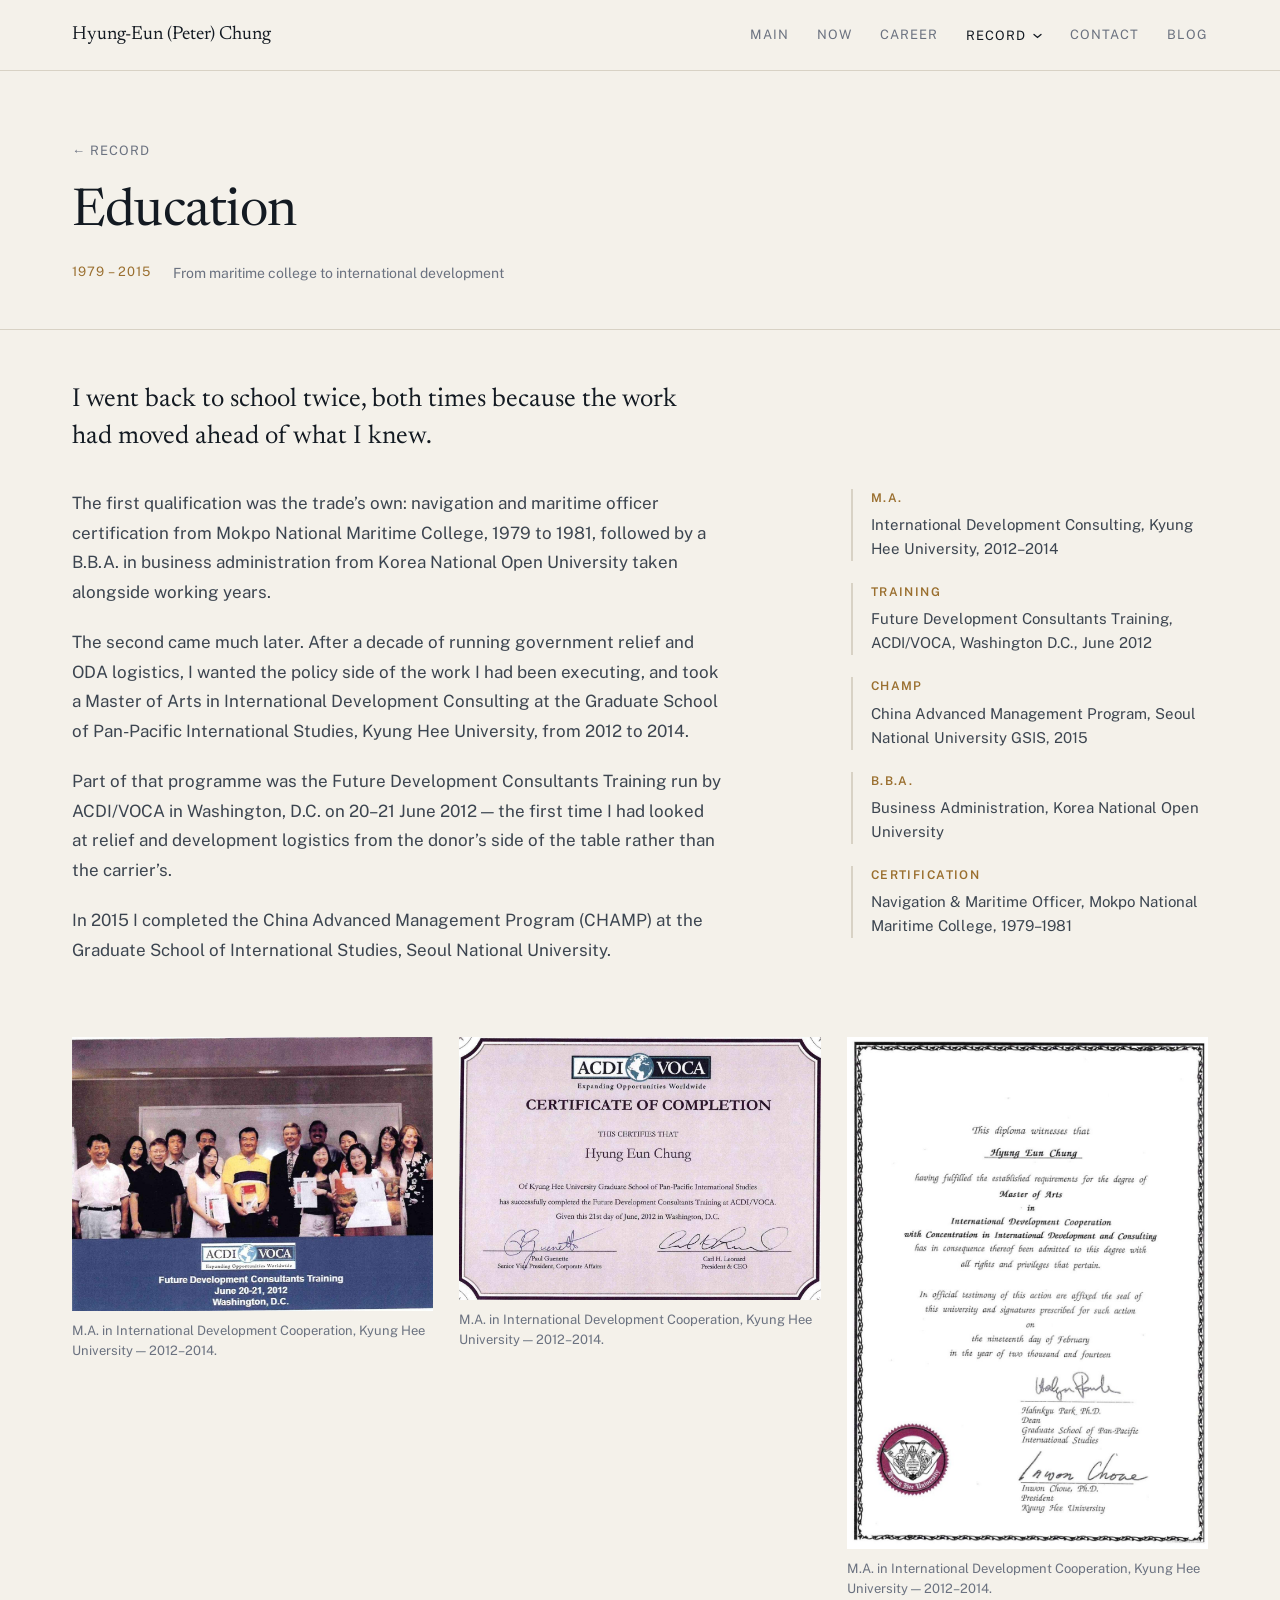
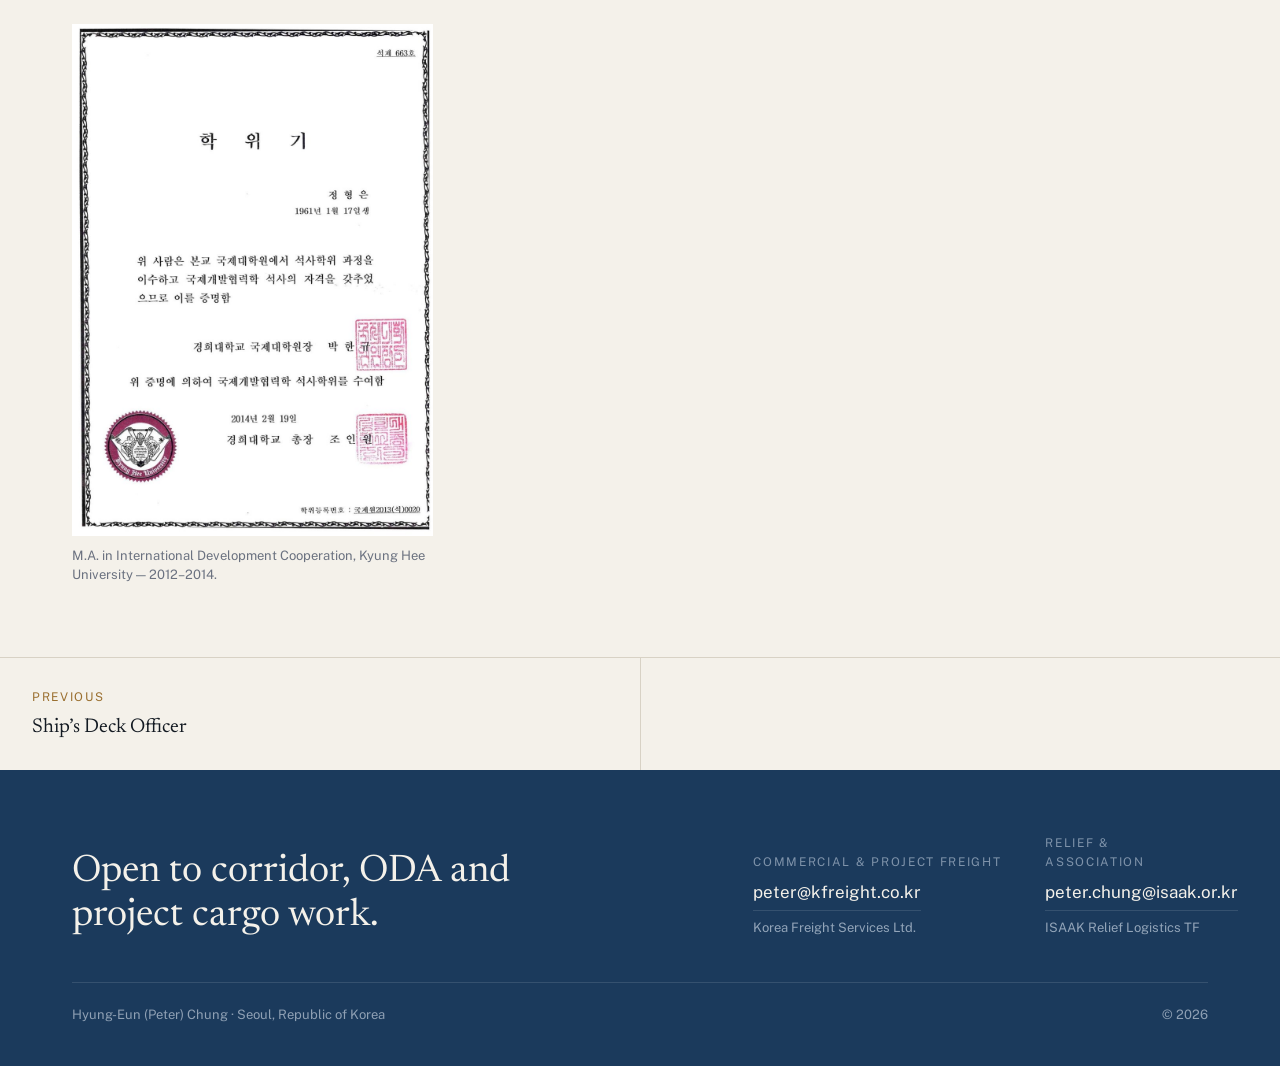
<file: record/education.html>
<!doctype html>
<html lang="en">
<head>
<meta charset="utf-8">
<meta name="viewport" content="width=device-width, initial-scale=1">
<title>Education &mdash; Hyung-Eun (Peter) Chung</title>
<meta name="description" content="From maritime college to international development">
<meta name="author" content="Hyung-Eun (Peter) Chung">
<meta property="og:type" content="profile">
<link rel="canonical" href="https://peterchung.kr/record/education.html">
<meta property="og:url" content="https://peterchung.kr/record/education.html">
<meta property="og:title" content="Education &mdash; Hyung-Eun (Peter) Chung">
<meta property="og:description" content="From maritime college to international development">
<meta property="og:image" content="https://peterchung.kr/images/og-card.jpg">
<meta property="og:image:width" content="1200">
<meta property="og:image:height" content="600">
<meta name="twitter:card" content="summary_large_image">
<meta name="twitter:image" content="https://peterchung.kr/images/og-card.jpg">
<meta name="theme-color" content="#1b3a5c">
<link rel="icon" href="data:image/svg+xml,%3Csvg xmlns='http://www.w3.org/2000/svg' viewBox='0 0 32 32'%3E%3Crect width='32' height='32' fill='%231b3a5c'/%3E%3Ctext x='16' y='23' font-family='Georgia,serif' font-size='19' fill='%23f4f1ea' text-anchor='middle'%3EC%3C/text%3E%3C/svg%3E">
<link rel="preconnect" href="https://fonts.googleapis.com">
<link rel="preconnect" href="https://fonts.gstatic.com" crossorigin>
<link rel="stylesheet" href="https://fonts.googleapis.com/css2?family=Newsreader:opsz,wght@6..72,300;6..72,400;6..72,500;6..72,600;6..72,700&amp;family=Public+Sans:wght@400;500;600&amp;display=swap">
<link rel="stylesheet" href="../assets/site.css">
</head>
<body>
<a class="skip" href="#main">Skip to content</a>
<header class="topbar wrap">
  <a class="topbar__name" href="../index.html">Hyung-Eun (Peter) Chung</a>
  <nav class="nav" aria-label="Main">
    <a class="nav__link" href="../index.html">Main</a>
    <a class="nav__link" href="../index.html#now">Now</a>
    <a class="nav__link" href="../index.html#career">Career</a>
    <div class="nav__group">
      <button type="button" class="nav__link is-current" aria-expanded="false" aria-haspopup="true">Record <svg class="nav__caret" width="9" height="6" viewBox="0 0 9 6" fill="none" aria-hidden="true"><path d="M1 1.5 4.5 4.5 8 1.5" stroke="currentColor" stroke-width="1.3" stroke-linecap="round"/></svg></button>
      <div class="nav__menu">
      <a href="../record/koica-oda.html">KOICA ODA &amp; Humanitarian Relief Logistics<span class="yr">1996 &ndash; 2005</span></a>
      <a href="../record/shipping-agency.html">Shipping Agency<span class="yr">1986 &ndash; 2005</span></a>
      <a href="../record/freight-forwarding.html">Freight Forwarding &mdash; Project Logistics<span class="yr">1989 &ndash; today</span></a>
      <a href="../record/international-trading.html">International Trading<span class="yr">1991 &ndash; 2022</span></a>
      <a href="../record/deck-officer.html">Ship&rsquo;s Deck Officer<span class="yr">1979 &ndash; 1986</span></a>
      <a href="../record/education.html" class="is-current">Education<span class="yr">1979 &ndash; 2015</span></a>
      </div>
    </div>
    <a class="nav__link" href="../index.html#contact">Contact</a>
    <a class="nav__link" href="../blog/">Blog</a>
  </nav>
</header>

<main id="main">

  <section class="page-head wrap">
    <a class="back" href="../index.html#record">&larr; Record</a>
    <h1>Education</h1>
    <div class="meta">
      <span class="yr">1979 &ndash; 2015</span>
      <span>From maritime college to international development</span>
    </div>
  </section>

  <section class="prose wrap">
    <div class="prose__lede">I went back to school twice, both times because the work had moved ahead of what I knew.</div>
    <div class="prose__body">
        <p>The first qualification was the trade&rsquo;s own: navigation and maritime officer certification from Mokpo National Maritime College, 1979 to 1981, followed by a B.B.A. in business administration from Korea National Open University taken alongside working years.</p>
        <p>The second came much later. After a decade of running government relief and ODA logistics, I wanted the policy side of the work I had been executing, and took a Master of Arts in International Development Consulting at the Graduate School of Pan-Pacific International Studies, Kyung Hee University, from 2012 to 2014.</p>
        <p>Part of that programme was the Future Development Consultants Training run by ACDI/VOCA in Washington, D.C. on 20&ndash;21 June 2012 &mdash; the first time I had looked at relief and development logistics from the donor&rsquo;s side of the table rather than the carrier&rsquo;s.</p>
        <p>In 2015 I completed the China Advanced Management Program (CHAMP) at the Graduate School of International Studies, Seoul National University.</p>
    </div>
    <div class="prose__side">
        <div class="fact"><strong>M.A.</strong><span>International Development Consulting, Kyung Hee University, 2012&ndash;2014</span></div>
        <div class="fact"><strong>Training</strong><span>Future Development Consultants Training, ACDI/VOCA, Washington D.C., June 2012</span></div>
        <div class="fact"><strong>CHAMP</strong><span>China Advanced Management Program, Seoul National University GSIS, 2015</span></div>
        <div class="fact"><strong>B.B.A.</strong><span>Business Administration, Korea National Open University</span></div>
        <div class="fact"><strong>Certification</strong><span>Navigation &amp; Maritime Officer, Mokpo National Maritime College, 1979&ndash;1981</span></div>
    </div>
  </section>

  <section class="plates wrap">
      <figure class="plate">
        <img src="../images/education-01.jpg" alt="M.A. in International Development Cooperation, Kyung Hee University — 2012–2014." loading="lazy" decoding="async">
        <figcaption class="caption">M.A. in International Development Cooperation, Kyung Hee University — 2012–2014.</figcaption>
      </figure>
      <figure class="plate">
        <img src="../images/education-02.jpg" alt="M.A. in International Development Cooperation, Kyung Hee University — 2012–2014." loading="lazy" decoding="async">
        <figcaption class="caption">M.A. in International Development Cooperation, Kyung Hee University — 2012–2014.</figcaption>
      </figure>
      <figure class="plate">
        <img src="../images/education-03.jpg" alt="M.A. in International Development Cooperation, Kyung Hee University — 2012–2014." loading="lazy" decoding="async">
        <figcaption class="caption">M.A. in International Development Cooperation, Kyung Hee University — 2012–2014.</figcaption>
      </figure>
      <figure class="plate">
        <img src="../images/education-04.jpg" alt="M.A. in International Development Cooperation, Kyung Hee University — 2012–2014." loading="lazy" decoding="async">
        <figcaption class="caption">M.A. in International Development Cooperation, Kyung Hee University — 2012–2014.</figcaption>
      </figure>
  </section>

  <nav class="pager" aria-label="Record navigation">
    <a href="deck-officer.html"><span class="dir">Previous</span><span class="ttl">Ship&rsquo;s Deck Officer</span></a>
    <div class="empty"></div>
  </nav>

</main>

<footer class="foot" id="contact">
  <div class="foot__top">
    <div class="foot__claim">Open to corridor, ODA and project cargo work.</div>
    <div class="foot__c1 foot__block">
      <div class="foot__label">Commercial &amp; project freight</div>
      <a href="mailto:peter@kfreight.co.kr">peter@kfreight.co.kr</a>
      <div class="foot__org">Korea Freight Services Ltd.</div>
    </div>
    <div class="foot__c2 foot__block">
      <div class="foot__label">Relief &amp; association</div>
      <a href="mailto:peter.chung@isaak.or.kr">peter.chung@isaak.or.kr</a>
      <div class="foot__org">ISAAK Relief Logistics TF</div>
    </div>
  </div>
  <div class="foot__bar">
    <div>Hyung-Eun (Peter) Chung &middot; Seoul, Republic of Korea</div>
    <div>&copy; 2026</div>
  </div>
</footer>

<script src="../assets/site.js"></script>
</body>
</html>
</file>
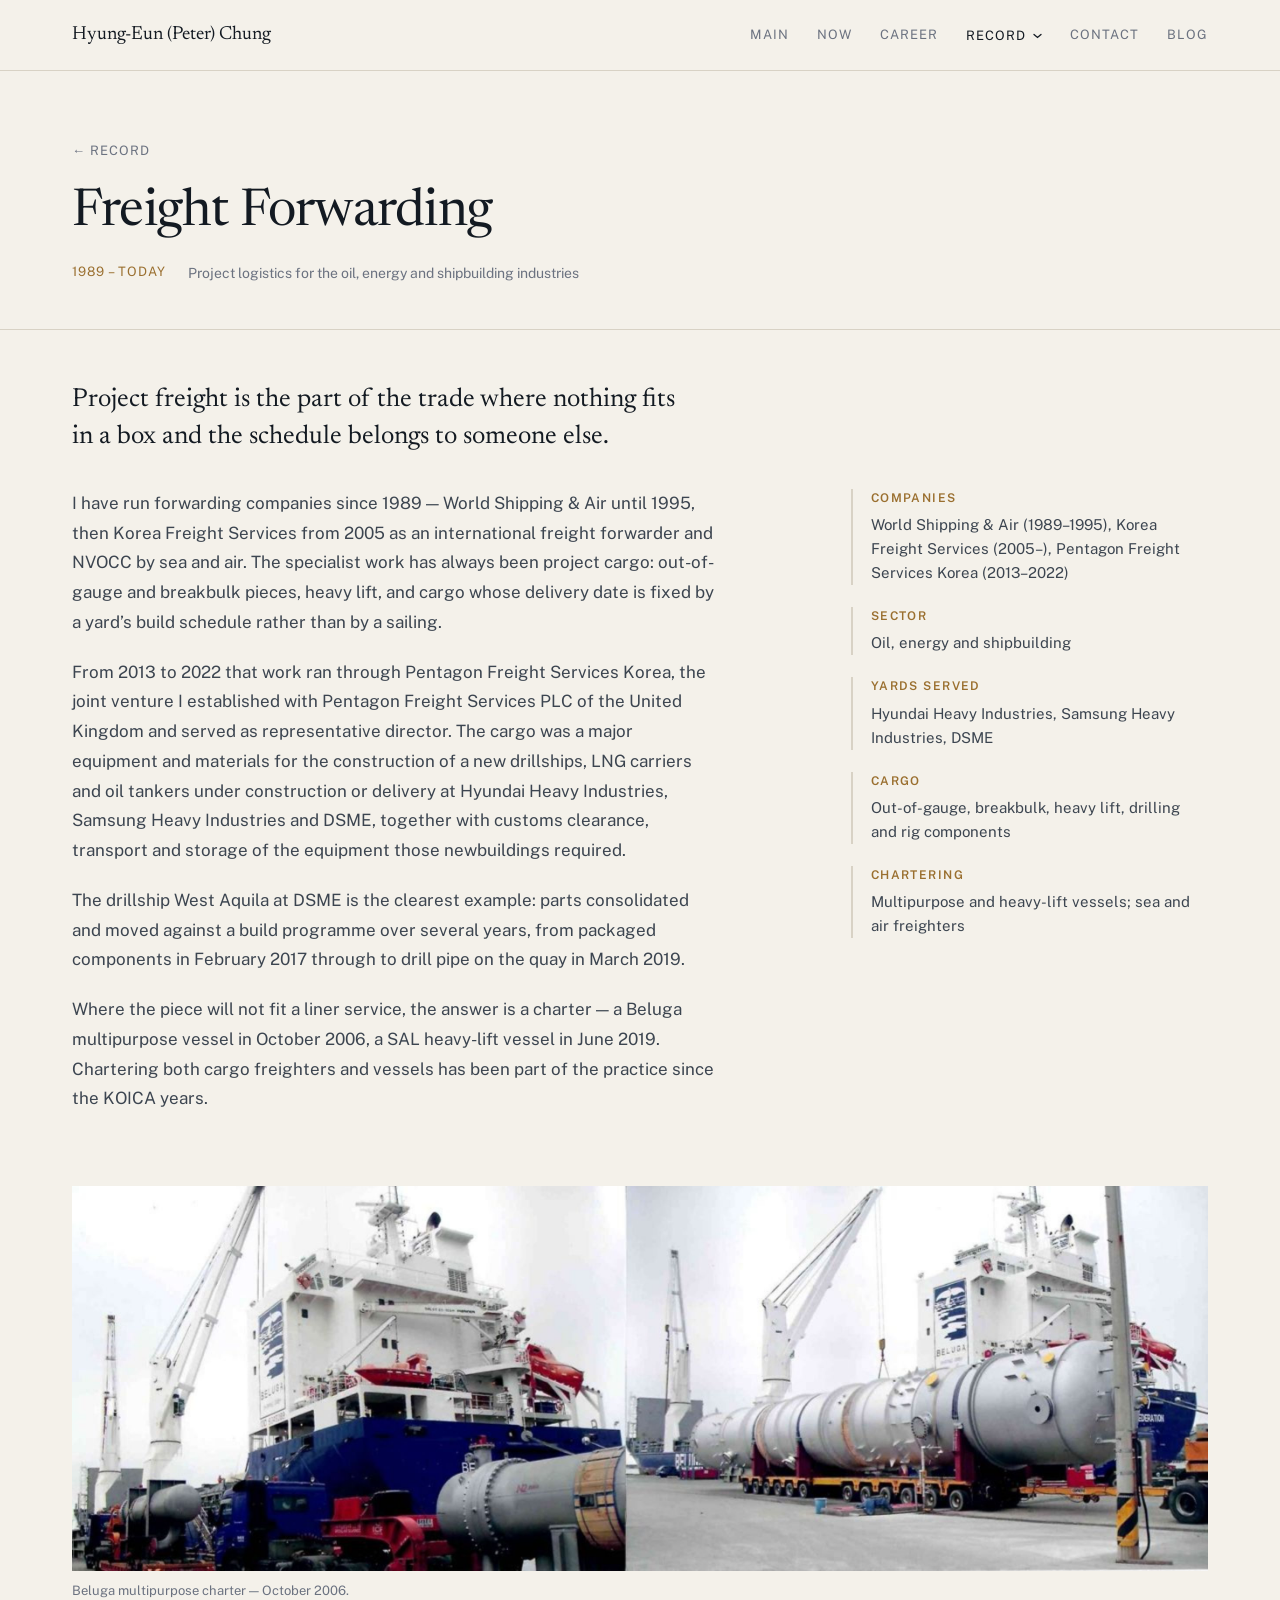
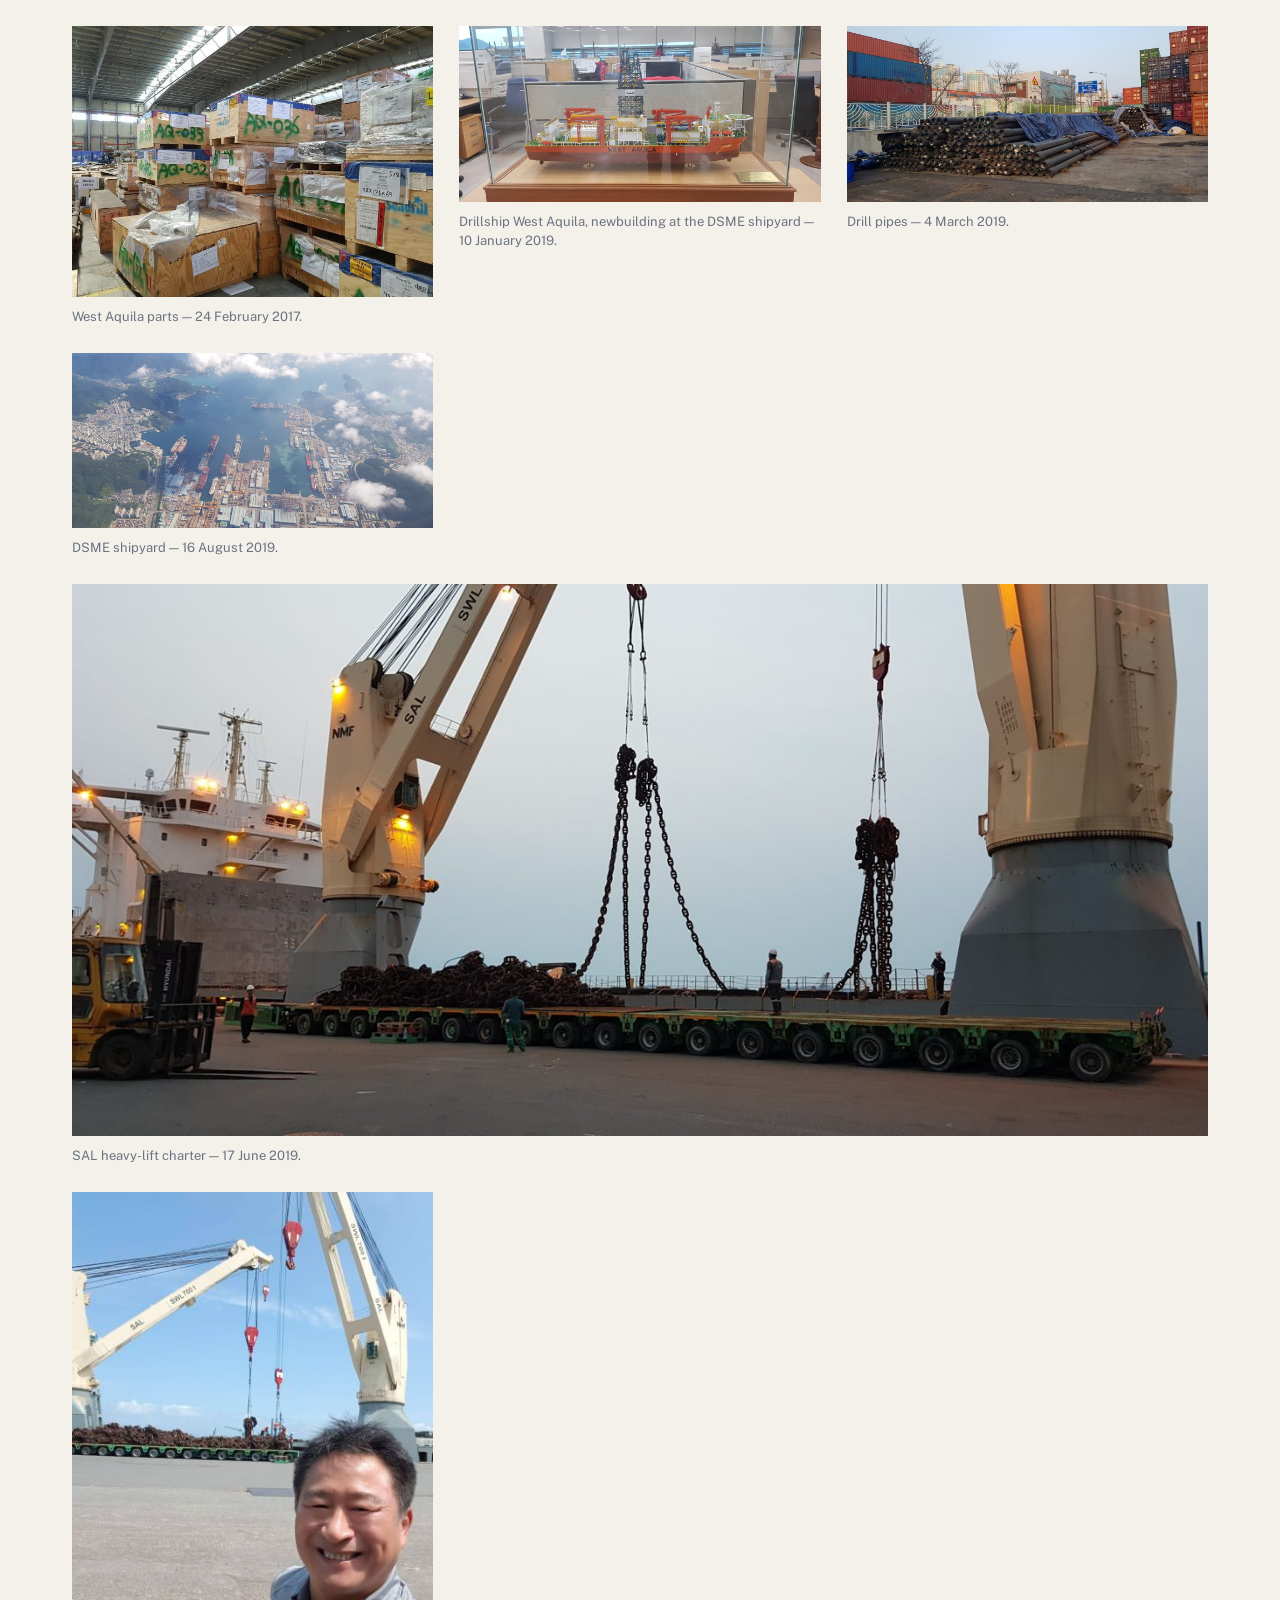
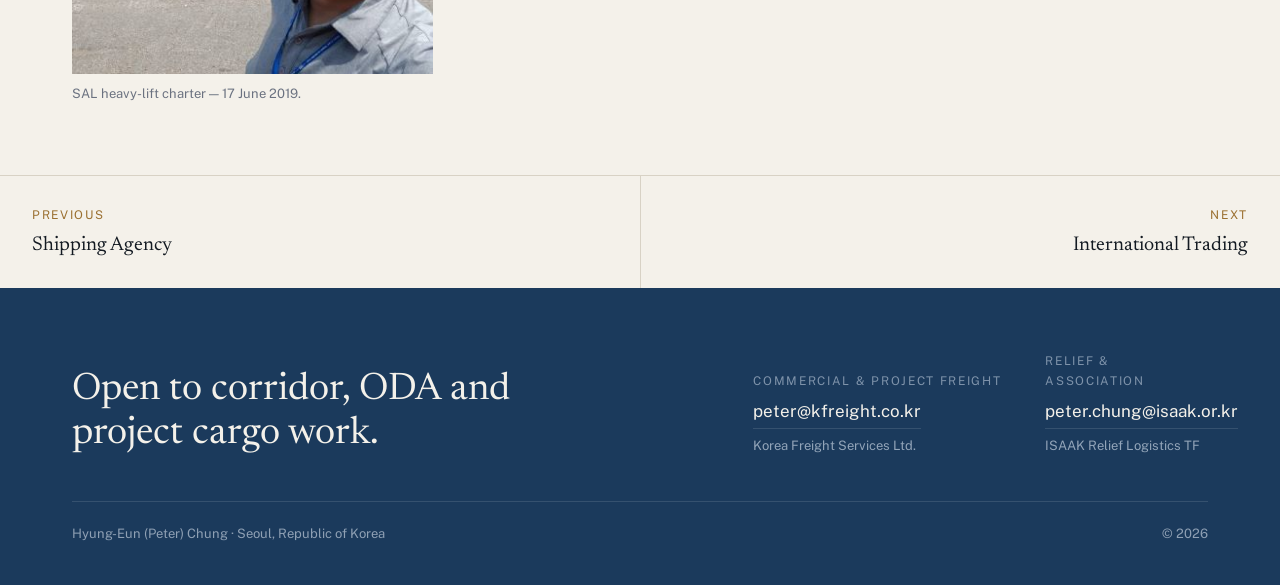
<file: record/freight-forwarding.html>
<!doctype html>
<html lang="en">
<head>
<meta charset="utf-8">
<meta name="viewport" content="width=device-width, initial-scale=1">
<title>Freight Forwarding &mdash; Hyung-Eun (Peter) Chung</title>
<meta name="description" content="Project logistics for the oil, energy and shipbuilding industries">
<meta name="author" content="Hyung-Eun (Peter) Chung">
<meta property="og:type" content="profile">
<link rel="canonical" href="https://peterchung.kr/record/freight-forwarding.html">
<meta property="og:url" content="https://peterchung.kr/record/freight-forwarding.html">
<meta property="og:title" content="Freight Forwarding &mdash; Hyung-Eun (Peter) Chung">
<meta property="og:description" content="Project logistics for the oil, energy and shipbuilding industries">
<meta property="og:image" content="https://peterchung.kr/images/og-card.jpg">
<meta property="og:image:width" content="1200">
<meta property="og:image:height" content="600">
<meta name="twitter:card" content="summary_large_image">
<meta name="twitter:image" content="https://peterchung.kr/images/og-card.jpg">
<meta name="theme-color" content="#1b3a5c">
<link rel="icon" href="data:image/svg+xml,%3Csvg xmlns='http://www.w3.org/2000/svg' viewBox='0 0 32 32'%3E%3Crect width='32' height='32' fill='%231b3a5c'/%3E%3Ctext x='16' y='23' font-family='Georgia,serif' font-size='19' fill='%23f4f1ea' text-anchor='middle'%3EC%3C/text%3E%3C/svg%3E">
<link rel="preconnect" href="https://fonts.googleapis.com">
<link rel="preconnect" href="https://fonts.gstatic.com" crossorigin>
<link rel="stylesheet" href="https://fonts.googleapis.com/css2?family=Newsreader:opsz,wght@6..72,300;6..72,400;6..72,500;6..72,600;6..72,700&amp;family=Public+Sans:wght@400;500;600&amp;display=swap">
<link rel="stylesheet" href="../assets/site.css">
</head>
<body>
<a class="skip" href="#main">Skip to content</a>
<header class="topbar wrap">
  <a class="topbar__name" href="../index.html">Hyung-Eun (Peter) Chung</a>
  <nav class="nav" aria-label="Main">
    <a class="nav__link" href="../index.html">Main</a>
    <a class="nav__link" href="../index.html#now">Now</a>
    <a class="nav__link" href="../index.html#career">Career</a>
    <div class="nav__group">
      <button type="button" class="nav__link is-current" aria-expanded="false" aria-haspopup="true">Record <svg class="nav__caret" width="9" height="6" viewBox="0 0 9 6" fill="none" aria-hidden="true"><path d="M1 1.5 4.5 4.5 8 1.5" stroke="currentColor" stroke-width="1.3" stroke-linecap="round"/></svg></button>
      <div class="nav__menu">
      <a href="../record/koica-oda.html">KOICA ODA &amp; Humanitarian Relief Logistics<span class="yr">1996 &ndash; 2005</span></a>
      <a href="../record/shipping-agency.html">Shipping Agency<span class="yr">1986 &ndash; 2005</span></a>
      <a href="../record/freight-forwarding.html" class="is-current">Freight Forwarding &mdash; Project Logistics<span class="yr">1989 &ndash; today</span></a>
      <a href="../record/international-trading.html">International Trading<span class="yr">1991 &ndash; 2022</span></a>
      <a href="../record/deck-officer.html">Ship&rsquo;s Deck Officer<span class="yr">1979 &ndash; 1986</span></a>
      <a href="../record/education.html">Education<span class="yr">1979 &ndash; 2015</span></a>
      </div>
    </div>
    <a class="nav__link" href="../index.html#contact">Contact</a>
    <a class="nav__link" href="../blog/">Blog</a>
  </nav>
</header>

<main id="main">

  <section class="page-head wrap">
    <a class="back" href="../index.html#record">&larr; Record</a>
    <h1>Freight Forwarding</h1>
    <div class="meta">
      <span class="yr">1989 &ndash; today</span>
      <span>Project logistics for the oil, energy and shipbuilding industries</span>
    </div>
  </section>

  <section class="prose wrap">
    <div class="prose__lede">Project freight is the part of the trade where nothing fits in a box and the schedule belongs to someone else.</div>
    <div class="prose__body">
        <p>I have run forwarding companies since 1989 &mdash; World Shipping &amp; Air until 1995, then Korea Freight Services from 2005 as an international freight forwarder and NVOCC by sea and air. The specialist work has always been project cargo: out-of-gauge and breakbulk pieces, heavy lift, and cargo whose delivery date is fixed by a yard&rsquo;s build schedule rather than by a sailing.</p>
        <p>From 2013 to 2022 that work ran through Pentagon Freight Services Korea, the joint venture I established with Pentagon Freight Services PLC of the United Kingdom and served as representative director. The cargo was a major equipment and materials for the construction of a new drillships, LNG carriers and oil tankers under construction or delivery at Hyundai Heavy Industries, Samsung Heavy Industries and DSME, together with customs clearance, transport and storage of the equipment those newbuildings required.</p>
        <p>The drillship West Aquila at DSME is the clearest example: parts consolidated and moved against a build programme over several years, from packaged components in February 2017 through to drill pipe on the quay in March 2019.</p>
        <p>Where the piece will not fit a liner service, the answer is a charter &mdash; a Beluga multipurpose vessel in October 2006, a SAL heavy-lift vessel in June 2019. Chartering both cargo freighters and vessels has been part of the practice since the KOICA years.</p>
    </div>
    <div class="prose__side">
        <div class="fact"><strong>Companies</strong><span>World Shipping &amp; Air (1989&ndash;1995), Korea Freight Services (2005&ndash;), Pentagon Freight Services Korea (2013&ndash;2022)</span></div>
        <div class="fact"><strong>Sector</strong><span>Oil, energy and shipbuilding</span></div>
        <div class="fact"><strong>Yards served</strong><span>Hyundai Heavy Industries, Samsung Heavy Industries, DSME</span></div>
        <div class="fact"><strong>Cargo</strong><span>Out-of-gauge, breakbulk, heavy lift, drilling and rig components</span></div>
        <div class="fact"><strong>Chartering</strong><span>Multipurpose and heavy-lift vessels; sea and air freighters</span></div>
    </div>
  </section>

  <section class="plates wrap">
      <figure class="plate plate--featured">
        <img src="../images/freight-forwarding-05.jpg" alt="Beluga multipurpose charter — October 2006." loading="lazy" decoding="async">
        <figcaption class="caption">Beluga multipurpose charter — October 2006.</figcaption>
      </figure>
      <figure class="plate">
        <img src="../images/freight-forwarding-01.jpg" alt="West Aquila parts — 24 February 2017." loading="lazy" decoding="async">
        <figcaption class="caption">West Aquila parts — 24 February 2017.</figcaption>
      </figure>
      <figure class="plate">
        <img src="../images/freight-forwarding-02.jpg" alt="Drillship West Aquila, newbuilding at the DSME shipyard — 10 January 2019." loading="lazy" decoding="async">
        <figcaption class="caption">Drillship West Aquila, newbuilding at the DSME shipyard — 10 January 2019.</figcaption>
      </figure>
      <figure class="plate">
        <img src="../images/freight-forwarding-03.jpg" alt="Drill pipes — 4 March 2019." loading="lazy" decoding="async">
        <figcaption class="caption">Drill pipes — 4 March 2019.</figcaption>
      </figure>
      <figure class="plate">
        <img src="../images/freight-forwarding-04.jpg" alt="DSME shipyard — 16 August 2019." loading="lazy" decoding="async">
        <figcaption class="caption">DSME shipyard — 16 August 2019.</figcaption>
      </figure>
      <figure class="plate plate--featured">
        <img src="../images/freight-forwarding-06.jpg" alt="SAL heavy-lift charter — 17 June 2019." loading="lazy" decoding="async">
        <figcaption class="caption">SAL heavy-lift charter — 17 June 2019.</figcaption>
      </figure>
      <figure class="plate">
        <img class="img--small" src="../images/freight-forwarding-07.jpg" alt="SAL heavy-lift charter — 17 June 2019." loading="lazy" decoding="async">
        <figcaption class="caption">SAL heavy-lift charter — 17 June 2019.</figcaption>
      </figure>
  </section>

  <nav class="pager" aria-label="Record navigation">
    <a href="shipping-agency.html"><span class="dir">Previous</span><span class="ttl">Shipping Agency</span></a>
    <a class="next" href="international-trading.html"><span class="dir">Next</span><span class="ttl">International Trading</span></a>
  </nav>

</main>

<footer class="foot" id="contact">
  <div class="foot__top">
    <div class="foot__claim">Open to corridor, ODA and project cargo work.</div>
    <div class="foot__c1 foot__block">
      <div class="foot__label">Commercial &amp; project freight</div>
      <a href="mailto:peter@kfreight.co.kr">peter@kfreight.co.kr</a>
      <div class="foot__org">Korea Freight Services Ltd.</div>
    </div>
    <div class="foot__c2 foot__block">
      <div class="foot__label">Relief &amp; association</div>
      <a href="mailto:peter.chung@isaak.or.kr">peter.chung@isaak.or.kr</a>
      <div class="foot__org">ISAAK Relief Logistics TF</div>
    </div>
  </div>
  <div class="foot__bar">
    <div>Hyung-Eun (Peter) Chung &middot; Seoul, Republic of Korea</div>
    <div>&copy; 2026</div>
  </div>
</footer>

<script src="../assets/site.js"></script>
</body>
</html>
</file>
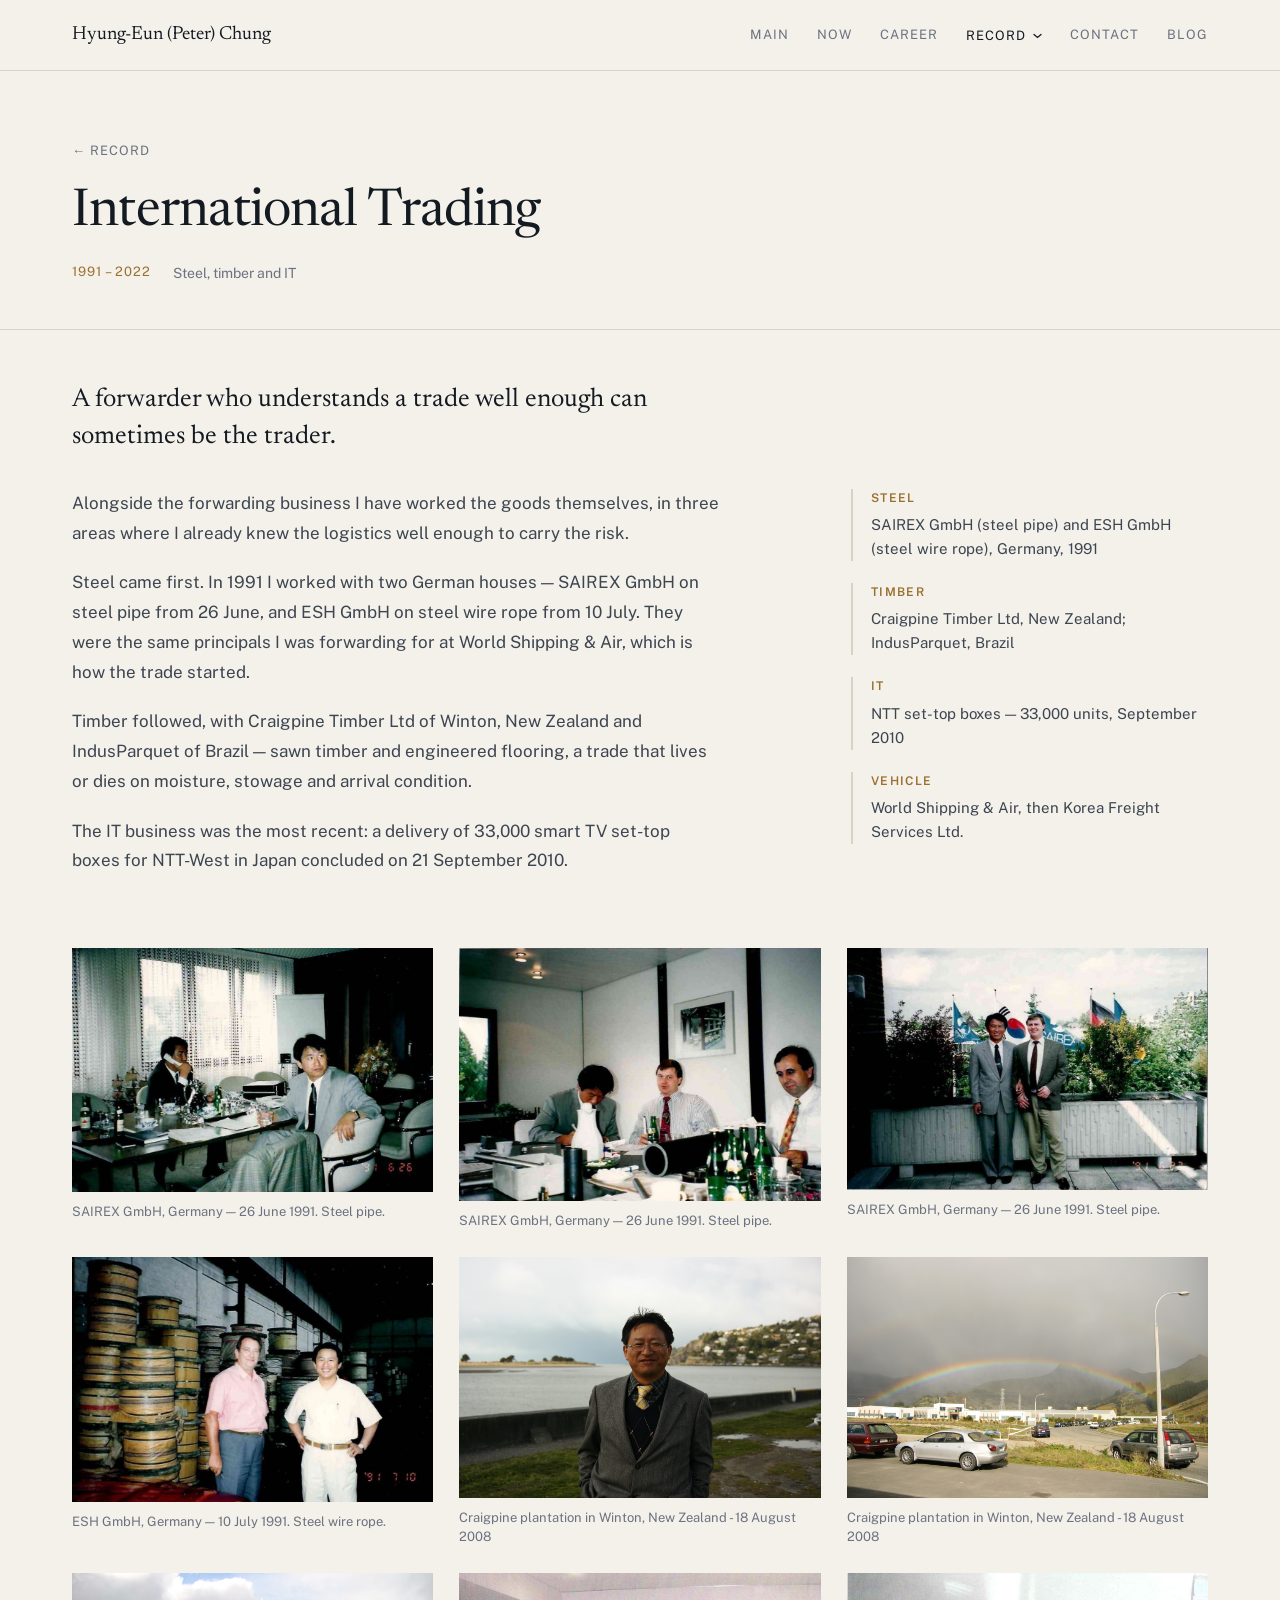
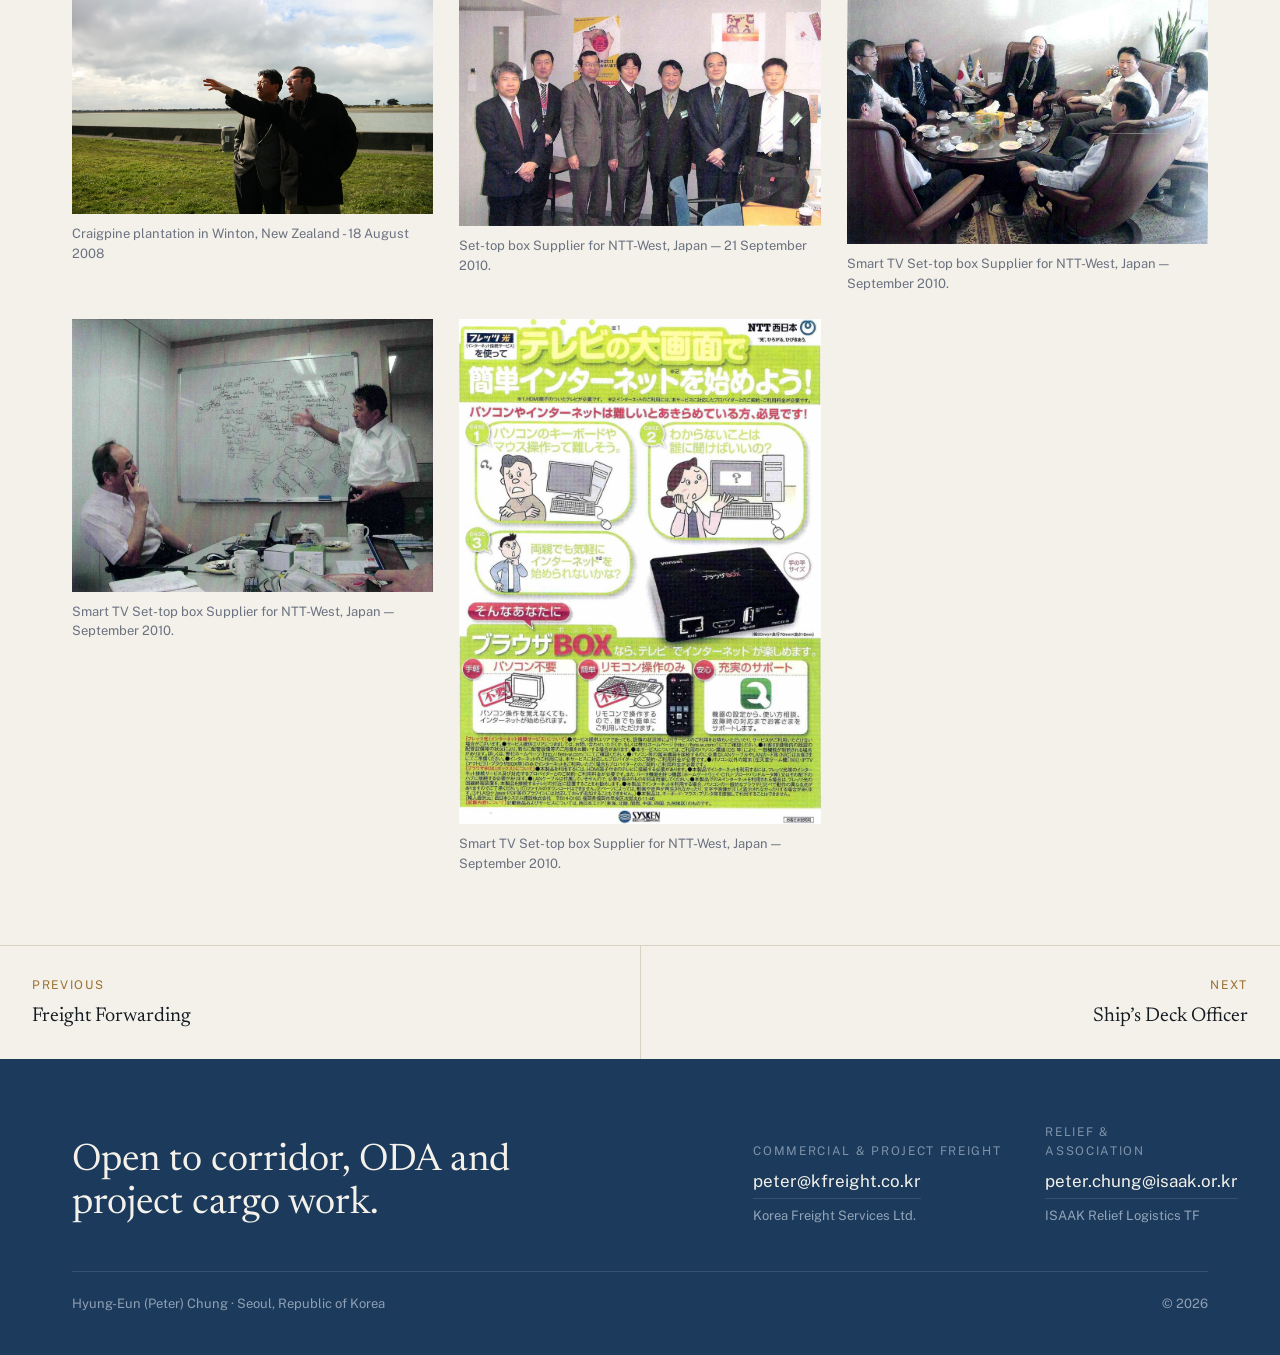
<file: record/international-trading.html>
<!doctype html>
<html lang="en">
<head>
<meta charset="utf-8">
<meta name="viewport" content="width=device-width, initial-scale=1">
<title>International Trading &mdash; Hyung-Eun (Peter) Chung</title>
<meta name="description" content="Steel, timber and IT">
<meta name="author" content="Hyung-Eun (Peter) Chung">
<meta property="og:type" content="profile">
<link rel="canonical" href="https://peterchung.kr/record/international-trading.html">
<meta property="og:url" content="https://peterchung.kr/record/international-trading.html">
<meta property="og:title" content="International Trading &mdash; Hyung-Eun (Peter) Chung">
<meta property="og:description" content="Steel, timber and IT">
<meta property="og:image" content="https://peterchung.kr/images/og-card.jpg">
<meta property="og:image:width" content="1200">
<meta property="og:image:height" content="600">
<meta name="twitter:card" content="summary_large_image">
<meta name="twitter:image" content="https://peterchung.kr/images/og-card.jpg">
<meta name="theme-color" content="#1b3a5c">
<link rel="icon" href="data:image/svg+xml,%3Csvg xmlns='http://www.w3.org/2000/svg' viewBox='0 0 32 32'%3E%3Crect width='32' height='32' fill='%231b3a5c'/%3E%3Ctext x='16' y='23' font-family='Georgia,serif' font-size='19' fill='%23f4f1ea' text-anchor='middle'%3EC%3C/text%3E%3C/svg%3E">
<link rel="preconnect" href="https://fonts.googleapis.com">
<link rel="preconnect" href="https://fonts.gstatic.com" crossorigin>
<link rel="stylesheet" href="https://fonts.googleapis.com/css2?family=Newsreader:opsz,wght@6..72,300;6..72,400;6..72,500;6..72,600;6..72,700&amp;family=Public+Sans:wght@400;500;600&amp;display=swap">
<link rel="stylesheet" href="../assets/site.css">
</head>
<body>
<a class="skip" href="#main">Skip to content</a>
<header class="topbar wrap">
  <a class="topbar__name" href="../index.html">Hyung-Eun (Peter) Chung</a>
  <nav class="nav" aria-label="Main">
    <a class="nav__link" href="../index.html">Main</a>
    <a class="nav__link" href="../index.html#now">Now</a>
    <a class="nav__link" href="../index.html#career">Career</a>
    <div class="nav__group">
      <button type="button" class="nav__link is-current" aria-expanded="false" aria-haspopup="true">Record <svg class="nav__caret" width="9" height="6" viewBox="0 0 9 6" fill="none" aria-hidden="true"><path d="M1 1.5 4.5 4.5 8 1.5" stroke="currentColor" stroke-width="1.3" stroke-linecap="round"/></svg></button>
      <div class="nav__menu">
      <a href="../record/koica-oda.html">KOICA ODA &amp; Humanitarian Relief Logistics<span class="yr">1996 &ndash; 2005</span></a>
      <a href="../record/shipping-agency.html">Shipping Agency<span class="yr">1986 &ndash; 2005</span></a>
      <a href="../record/freight-forwarding.html">Freight Forwarding &mdash; Project Logistics<span class="yr">1989 &ndash; today</span></a>
      <a href="../record/international-trading.html" class="is-current">International Trading<span class="yr">1991 &ndash; 2022</span></a>
      <a href="../record/deck-officer.html">Ship&rsquo;s Deck Officer<span class="yr">1979 &ndash; 1986</span></a>
      <a href="../record/education.html">Education<span class="yr">1979 &ndash; 2015</span></a>
      </div>
    </div>
    <a class="nav__link" href="../index.html#contact">Contact</a>
    <a class="nav__link" href="../blog/">Blog</a>
  </nav>
</header>

<main id="main">

  <section class="page-head wrap">
    <a class="back" href="../index.html#record">&larr; Record</a>
    <h1>International Trading</h1>
    <div class="meta">
      <span class="yr">1991 &ndash; 2022</span>
      <span>Steel, timber and IT</span>
    </div>
  </section>

  <section class="prose wrap">
    <div class="prose__lede">A forwarder who understands a trade well enough can sometimes be the trader.</div>
    <div class="prose__body">
        <p>Alongside the forwarding business I have worked the goods themselves, in three areas where I already knew the logistics well enough to carry the risk.</p>
        <p>Steel came first. In 1991 I worked with two German houses &mdash; SAIREX GmbH on steel pipe from 26 June, and ESH GmbH on steel wire rope from 10 July. They were the same principals I was forwarding for at World Shipping &amp; Air, which is how the trade started.</p>
        <p>Timber followed, with Craigpine Timber Ltd of Winton, New Zealand and IndusParquet of Brazil &mdash; sawn timber and engineered flooring, a trade that lives or dies on moisture, stowage and arrival condition.</p>
        <p>The IT business was the most recent: a delivery of 33,000 smart TV set-top boxes for NTT-West in Japan concluded on 21 September 2010.</p>
    </div>
    <div class="prose__side">
        <div class="fact"><strong>Steel</strong><span>SAIREX GmbH (steel pipe) and ESH GmbH (steel wire rope), Germany, 1991</span></div>
        <div class="fact"><strong>Timber</strong><span>Craigpine Timber Ltd, New Zealand; IndusParquet, Brazil</span></div>
        <div class="fact"><strong>IT</strong><span>NTT set-top boxes &mdash; 33,000 units, September 2010</span></div>
        <div class="fact"><strong>Vehicle</strong><span>World Shipping &amp; Air, then Korea Freight Services Ltd.</span></div>
    </div>
  </section>

  <section class="plates wrap">
      <figure class="plate">
        <img src="../images/international-trading-09.jpg" alt="SAIREX GmbH, Germany — 26 June 1991. Steel pipe." loading="lazy" decoding="async">
        <figcaption class="caption">SAIREX GmbH, Germany — 26 June 1991. Steel pipe.</figcaption>
      </figure>
      <figure class="plate">
        <img src="../images/international-trading-10.jpg" alt="SAIREX GmbH, Germany — 26 June 1991. Steel pipe." loading="lazy" decoding="async">
        <figcaption class="caption">SAIREX GmbH, Germany — 26 June 1991. Steel pipe.</figcaption>
      </figure>
      <figure class="plate">
        <img src="../images/international-trading-11.jpg" alt="SAIREX GmbH, Germany — 26 June 1991. Steel pipe." loading="lazy" decoding="async">
        <figcaption class="caption">SAIREX GmbH, Germany — 26 June 1991. Steel pipe.</figcaption>
      </figure>
      <figure class="plate">
        <img src="../images/international-trading-13.jpg" alt="ESH GmbH, Germany — 10 July 1991. Steel wire rope." loading="lazy" decoding="async">
        <figcaption class="caption">ESH GmbH, Germany — 10 July 1991. Steel wire rope.</figcaption>
      </figure>
      <figure class="plate">
        <img src="../images/international-trading-14.jpg" alt="Craigpine plantation in Winton, New Zealand - 18 August 2008" loading="lazy" decoding="async">
        <figcaption class="caption">Craigpine plantation in Winton, New Zealand - 18 August 2008</figcaption>
      </figure>
      <figure class="plate">
        <img src="../images/international-trading-15.jpg" alt="Craigpine plantation in Winton, New Zealand - 18 August 2008" loading="lazy" decoding="async">
        <figcaption class="caption">Craigpine plantation in Winton, New Zealand - 18 August 2008</figcaption>
      </figure>
      <figure class="plate">
        <img src="../images/international-trading-16.jpg" alt="Craigpine plantation in Winton, New Zealand - 18 August 2008" loading="lazy" decoding="async">
        <figcaption class="caption">Craigpine plantation in Winton, New Zealand - 18 August 2008</figcaption>
      </figure>
      <figure class="plate">
        <img src="../images/international-trading-02.jpg" alt="Set-top box Supplier for NTT-West, Japan — 21 September 2010." loading="lazy" decoding="async">
        <figcaption class="caption">Set-top box Supplier for NTT-West, Japan — 21 September 2010.</figcaption>
      </figure>
      <figure class="plate">
        <img src="../images/international-trading-03.jpg" alt="Smart TV Set-top box Supplier for NTT-West, Japan — September 2010." loading="lazy" decoding="async">
        <figcaption class="caption">Smart TV Set-top box Supplier for NTT-West, Japan — September 2010.</figcaption>
      </figure>
      <figure class="plate">
        <img src="../images/international-trading-04.jpg" alt="Smart TV Set-top box Supplier for NTT-West, Japan — September 2010." loading="lazy" decoding="async">
        <figcaption class="caption">Smart TV Set-top box Supplier for NTT-West, Japan — September 2010.</figcaption>
      </figure>
      <figure class="plate">
        <img src="../images/international-trading-05.jpg" alt="Smart TV Set-top box Supplier for NTT-West, Japan — September 2010." loading="lazy" decoding="async">
        <figcaption class="caption">Smart TV Set-top box Supplier for NTT-West, Japan — September 2010.</figcaption>
      </figure>
  </section>

  <nav class="pager" aria-label="Record navigation">
    <a href="freight-forwarding.html"><span class="dir">Previous</span><span class="ttl">Freight Forwarding</span></a>
    <a class="next" href="deck-officer.html"><span class="dir">Next</span><span class="ttl">Ship&rsquo;s Deck Officer</span></a>
  </nav>

</main>

<footer class="foot" id="contact">
  <div class="foot__top">
    <div class="foot__claim">Open to corridor, ODA and project cargo work.</div>
    <div class="foot__c1 foot__block">
      <div class="foot__label">Commercial &amp; project freight</div>
      <a href="mailto:peter@kfreight.co.kr">peter@kfreight.co.kr</a>
      <div class="foot__org">Korea Freight Services Ltd.</div>
    </div>
    <div class="foot__c2 foot__block">
      <div class="foot__label">Relief &amp; association</div>
      <a href="mailto:peter.chung@isaak.or.kr">peter.chung@isaak.or.kr</a>
      <div class="foot__org">ISAAK Relief Logistics TF</div>
    </div>
  </div>
  <div class="foot__bar">
    <div>Hyung-Eun (Peter) Chung &middot; Seoul, Republic of Korea</div>
    <div>&copy; 2026</div>
  </div>
</footer>

<script src="../assets/site.js"></script>
</body>
</html>
</file>
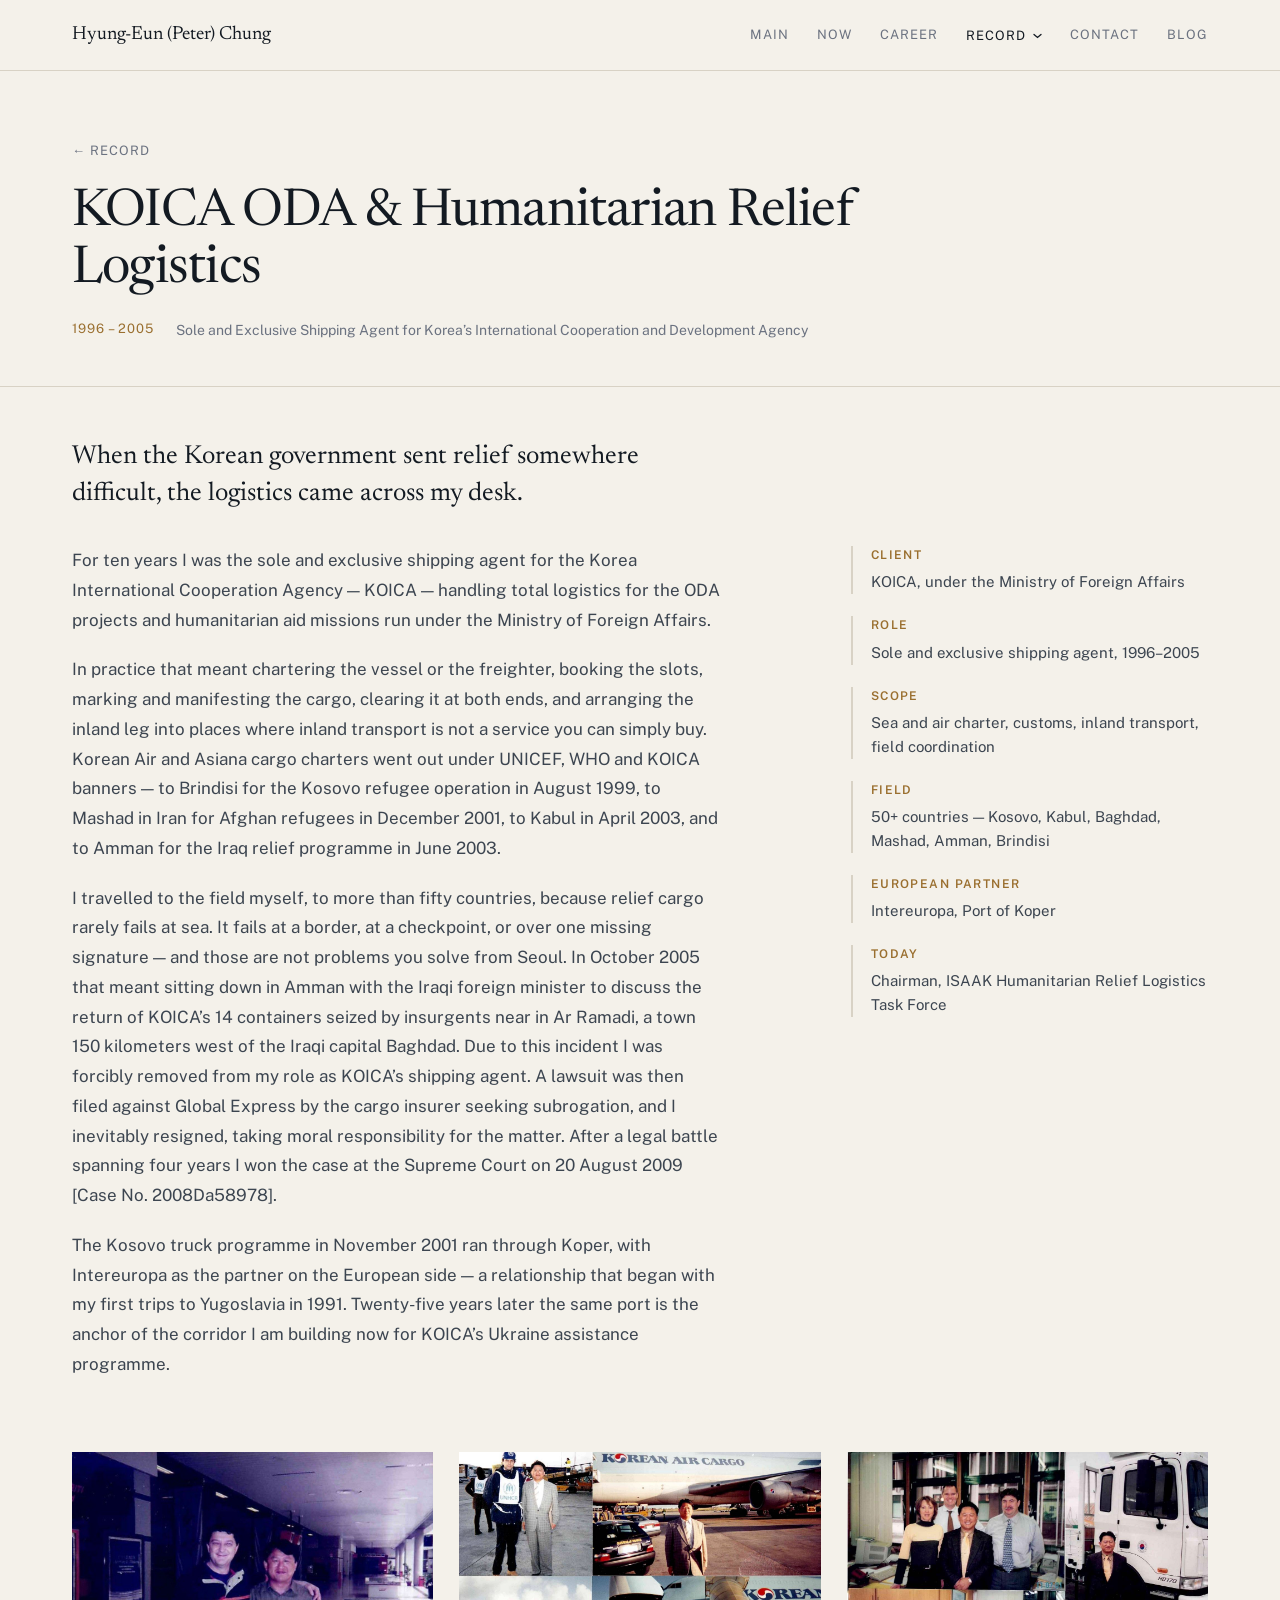
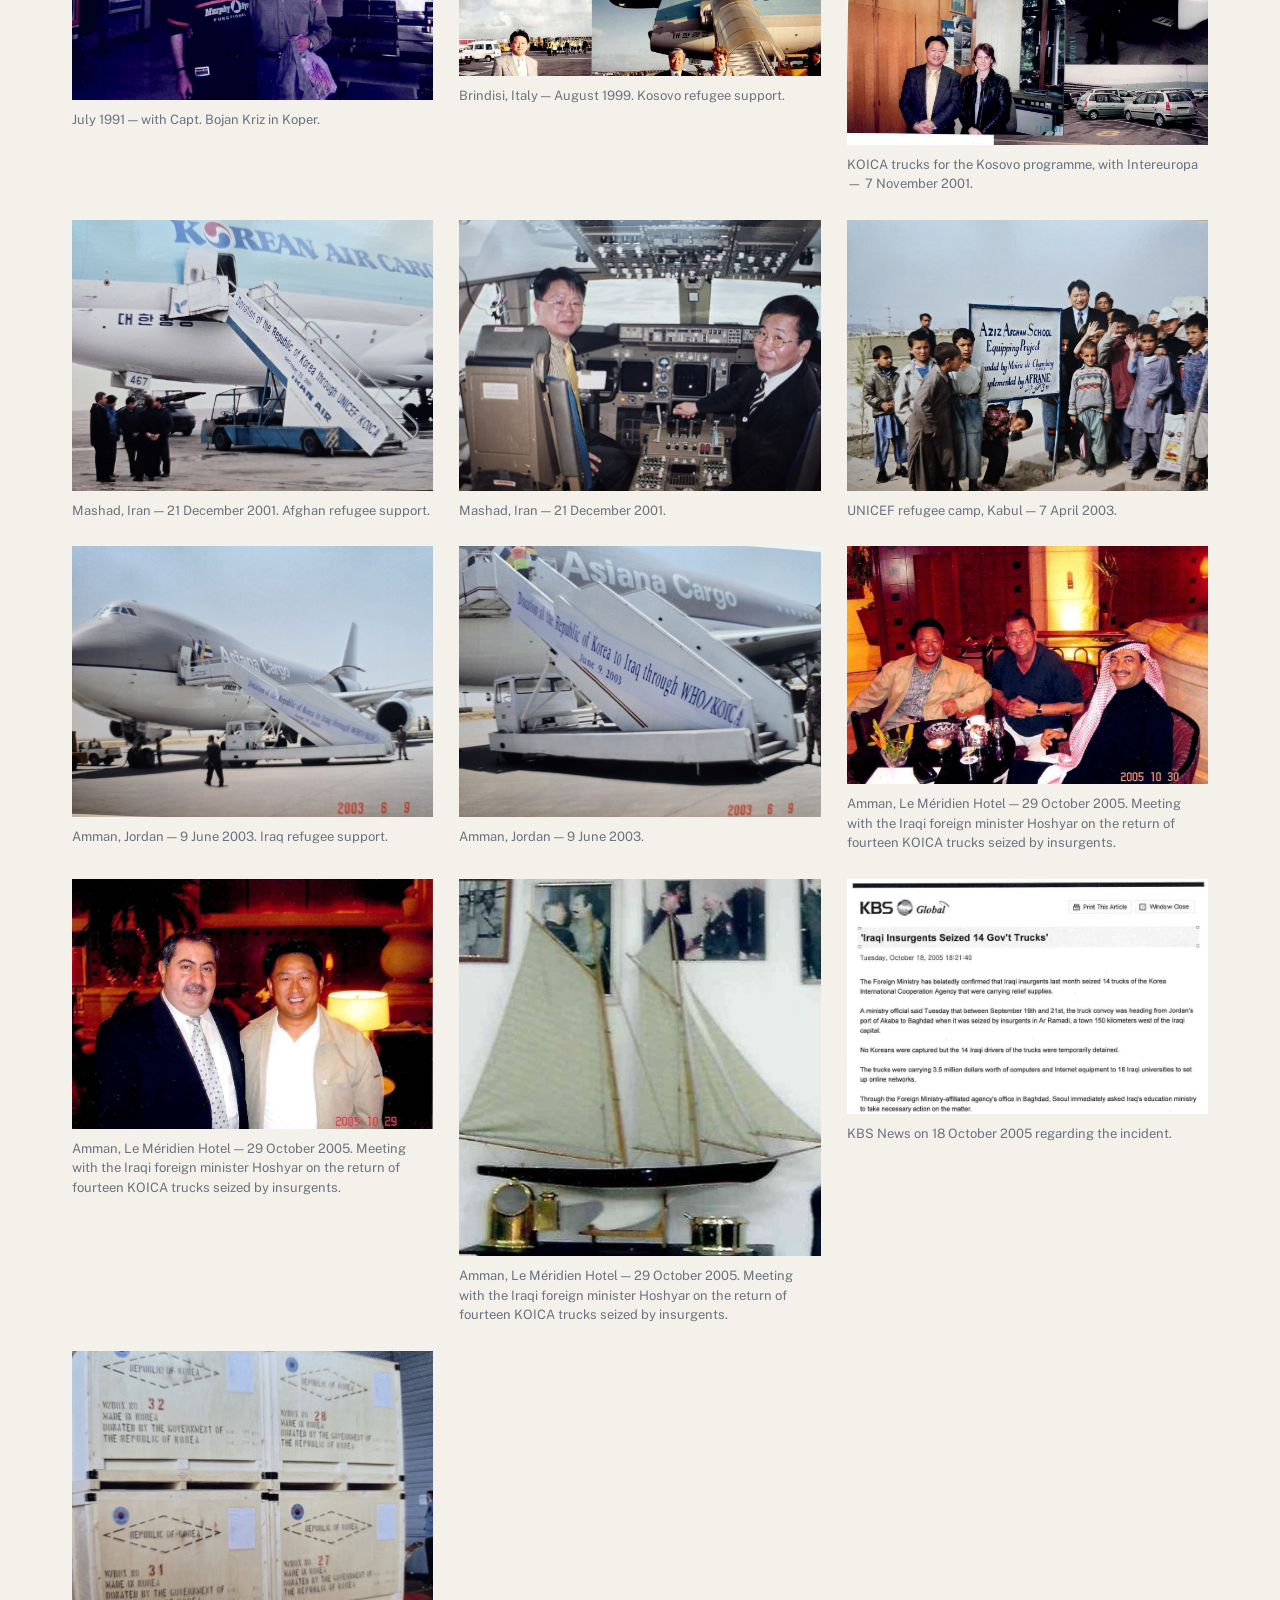
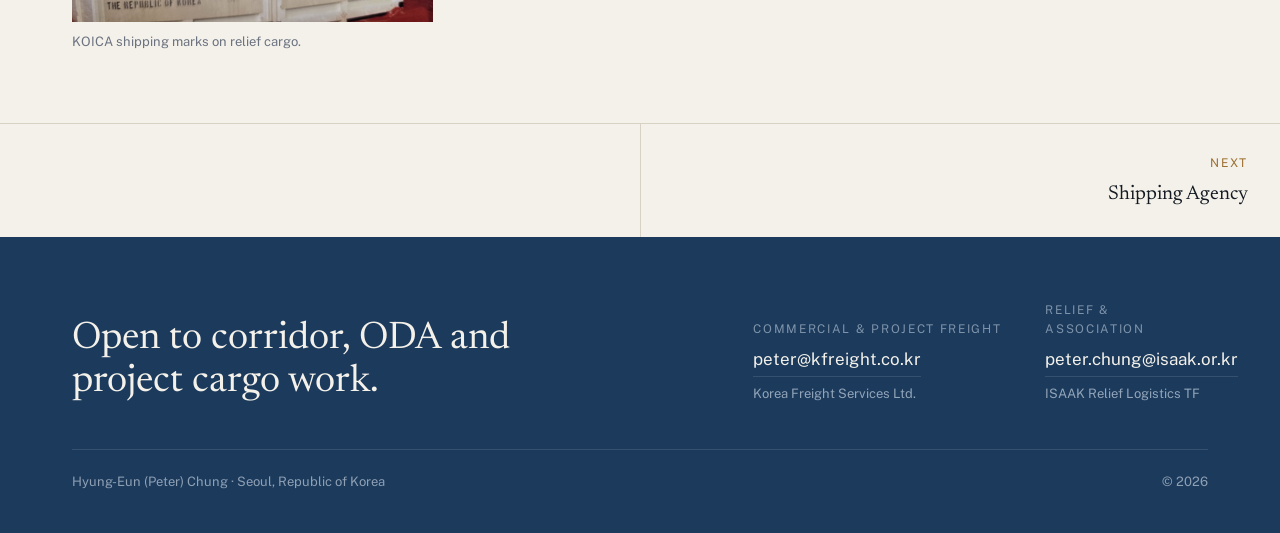
<file: record/koica-oda.html>
<!doctype html>
<html lang="en">
<head>
<meta charset="utf-8">
<meta name="viewport" content="width=device-width, initial-scale=1">
<title>KOICA ODA & Humanitarian Relief Logistics &mdash; Hyung-Eun (Peter) Chung</title>
<meta name="description" content="Sole and Exclusive Shipping Agent for Korea’s International Cooperation and Development Agency">
<meta name="author" content="Hyung-Eun (Peter) Chung">
<meta property="og:type" content="profile">
<link rel="canonical" href="https://peterchung.kr/record/koica-oda.html">
<meta property="og:url" content="https://peterchung.kr/record/koica-oda.html">
<meta property="og:title" content="KOICA ODA & Humanitarian Relief Logistics &mdash; Hyung-Eun (Peter) Chung">
<meta property="og:description" content="Sole and Exclusive Shipping Agent for Korea’s International Cooperation and Development Agency">
<meta property="og:image" content="https://peterchung.kr/images/og-card.jpg">
<meta property="og:image:width" content="1200">
<meta property="og:image:height" content="600">
<meta name="twitter:card" content="summary_large_image">
<meta name="twitter:image" content="https://peterchung.kr/images/og-card.jpg">
<meta name="theme-color" content="#1b3a5c">
<link rel="icon" href="data:image/svg+xml,%3Csvg xmlns='http://www.w3.org/2000/svg' viewBox='0 0 32 32'%3E%3Crect width='32' height='32' fill='%231b3a5c'/%3E%3Ctext x='16' y='23' font-family='Georgia,serif' font-size='19' fill='%23f4f1ea' text-anchor='middle'%3EC%3C/text%3E%3C/svg%3E">
<link rel="preconnect" href="https://fonts.googleapis.com">
<link rel="preconnect" href="https://fonts.gstatic.com" crossorigin>
<link rel="stylesheet" href="https://fonts.googleapis.com/css2?family=Newsreader:opsz,wght@6..72,300;6..72,400;6..72,500;6..72,600;6..72,700&amp;family=Public+Sans:wght@400;500;600&amp;display=swap">
<link rel="stylesheet" href="../assets/site.css">
</head>
<body>
<a class="skip" href="#main">Skip to content</a>
<header class="topbar wrap">
  <a class="topbar__name" href="../index.html">Hyung-Eun (Peter) Chung</a>
  <nav class="nav" aria-label="Main">
    <a class="nav__link" href="../index.html">Main</a>
    <a class="nav__link" href="../index.html#now">Now</a>
    <a class="nav__link" href="../index.html#career">Career</a>
    <div class="nav__group">
      <button type="button" class="nav__link is-current" aria-expanded="false" aria-haspopup="true">Record <svg class="nav__caret" width="9" height="6" viewBox="0 0 9 6" fill="none" aria-hidden="true"><path d="M1 1.5 4.5 4.5 8 1.5" stroke="currentColor" stroke-width="1.3" stroke-linecap="round"/></svg></button>
      <div class="nav__menu">
      <a href="../record/koica-oda.html" class="is-current">KOICA ODA &amp; Humanitarian Relief Logistics<span class="yr">1996 &ndash; 2005</span></a>
      <a href="../record/shipping-agency.html">Shipping Agency<span class="yr">1986 &ndash; 2005</span></a>
      <a href="../record/freight-forwarding.html">Freight Forwarding &mdash; Project Logistics<span class="yr">1989 &ndash; today</span></a>
      <a href="../record/international-trading.html">International Trading<span class="yr">1991 &ndash; 2022</span></a>
      <a href="../record/deck-officer.html">Ship&rsquo;s Deck Officer<span class="yr">1979 &ndash; 1986</span></a>
      <a href="../record/education.html">Education<span class="yr">1979 &ndash; 2015</span></a>
      </div>
    </div>
    <a class="nav__link" href="../index.html#contact">Contact</a>
    <a class="nav__link" href="../blog/">Blog</a>
  </nav>
</header>

<main id="main">

  <section class="page-head wrap">
    <a class="back" href="../index.html#record">&larr; Record</a>
    <h1>KOICA ODA &amp; Humanitarian Relief Logistics</h1>
    <div class="meta">
      <span class="yr">1996 &ndash; 2005</span>
      <span>Sole and Exclusive Shipping Agent for Korea&rsquo;s International Cooperation and Development Agency</span>
    </div>
  </section>

  <section class="prose wrap">
    <div class="prose__lede">When the Korean government sent relief somewhere difficult, the logistics came across my desk.</div>
    <div class="prose__body">
        <p>For ten years I was the sole and exclusive shipping agent for the Korea International Cooperation Agency &mdash; KOICA &mdash; handling total logistics for the ODA projects and humanitarian aid missions run under the Ministry of Foreign Affairs.</p>
        <p>In practice that meant chartering the vessel or the freighter, booking the slots, marking and manifesting the cargo, clearing it at both ends, and arranging the inland leg into places where inland transport is not a service you can simply buy. Korean Air and Asiana cargo charters went out under UNICEF, WHO and KOICA banners &mdash; to Brindisi for the Kosovo refugee operation in August 1999, to Mashad in Iran for Afghan refugees in December 2001, to Kabul in April 2003, and to Amman for the Iraq relief programme in June 2003.</p>
        <p>I travelled to the field myself, to more than fifty countries, because relief cargo rarely fails at sea. It fails at a border, at a checkpoint, or over one missing signature &mdash; and those are not problems you solve from Seoul. In October 2005 that meant sitting down in Amman with the Iraqi foreign minister to discuss the return of KOICA&rsquo;s 14 containers seized by insurgents near in Ar Ramadi, a town 150 kilometers west of the Iraqi capital Baghdad. Due to this incident I was forcibly removed from my role as KOICA&rsquo;s shipping agent. A lawsuit was then filed against Global Express by the cargo insurer seeking subrogation, and I inevitably resigned, taking moral responsibility for the matter. After a legal battle spanning four years I won the case at the Supreme Court on 20 August 2009 [Case No. 2008Da58978].</p>
        <p>The Kosovo truck programme in November 2001 ran through Koper, with Intereuropa as the partner on the European side &mdash; a relationship that began with my first trips to Yugoslavia in 1991. Twenty-five years later the same port is the anchor of the corridor I am building now for KOICA&rsquo;s Ukraine assistance programme.</p>
    </div>
    <div class="prose__side">
        <div class="fact"><strong>Client</strong><span>KOICA, under the Ministry of Foreign Affairs</span></div>
        <div class="fact"><strong>Role</strong><span>Sole and exclusive shipping agent, 1996&ndash;2005</span></div>
        <div class="fact"><strong>Scope</strong><span>Sea and air charter, customs, inland transport, field coordination</span></div>
        <div class="fact"><strong>Field</strong><span>50+ countries &mdash; Kosovo, Kabul, Baghdad, Mashad, Amman, Brindisi</span></div>
        <div class="fact"><strong>European partner</strong><span>Intereuropa, Port of Koper</span></div>
        <div class="fact"><strong>Today</strong><span>Chairman, ISAAK Humanitarian Relief Logistics Task Force</span></div>
    </div>
  </section>

  <section class="plates wrap">
      <figure class="plate">
        <img src="../images/koica-oda-02.jpg" alt="July 1991 — with Capt. Bojan Kriz in Koper." loading="lazy" decoding="async">
        <figcaption class="caption">July 1991 — with Capt. Bojan Kriz in Koper.</figcaption>
      </figure>
      <figure class="plate">
        <img src="../images/koica-oda-08.jpg" alt="Brindisi, Italy — August 1999. Kosovo refugee support." loading="lazy" decoding="async">
        <figcaption class="caption">Brindisi, Italy — August 1999. Kosovo refugee support.</figcaption>
      </figure>
      <figure class="plate">
        <img src="../images/koica-oda-01.jpg" alt="KOICA trucks for the Kosovo programme, with Intereuropa — 7 November 2001." loading="lazy" decoding="async">
        <figcaption class="caption">KOICA trucks for the Kosovo programme, with Intereuropa — 7 November 2001.</figcaption>
      </figure>
      <figure class="plate">
        <img src="../images/koica-oda-09.jpg" alt="Mashad, Iran — 21 December 2001. Afghan refugee support." loading="lazy" decoding="async">
        <figcaption class="caption">Mashad, Iran — 21 December 2001. Afghan refugee support.</figcaption>
      </figure>
      <figure class="plate">
        <img src="../images/koica-oda-10.jpg" alt="Mashad, Iran — 21 December 2001." loading="lazy" decoding="async">
        <figcaption class="caption">Mashad, Iran — 21 December 2001.</figcaption>
      </figure>
      <figure class="plate">
        <img src="../images/koica-oda-11.jpg" alt="UNICEF refugee camp, Kabul — 7 April 2003." loading="lazy" decoding="async">
        <figcaption class="caption">UNICEF refugee camp, Kabul — 7 April 2003.</figcaption>
      </figure>
      <figure class="plate">
        <img src="../images/koica-oda-12.jpg" alt="Amman, Jordan — 9 June 2003. Iraq refugee support." loading="lazy" decoding="async">
        <figcaption class="caption">Amman, Jordan — 9 June 2003. Iraq refugee support.</figcaption>
      </figure>
      <figure class="plate">
        <img src="../images/koica-oda-13.jpg" alt="Amman, Jordan — 9 June 2003." loading="lazy" decoding="async">
        <figcaption class="caption">Amman, Jordan — 9 June 2003.</figcaption>
      </figure>
      <figure class="plate">
        <img src="../images/koica-oda-14.jpg" alt="Amman, Le Méridien Hotel — 29 October 2005. Meeting with the Iraqi foreign minister Hoshyar on the return of fourteen KOICA trucks seized by insurgents." loading="lazy" decoding="async">
        <figcaption class="caption">Amman, Le Méridien Hotel — 29 October 2005. Meeting with the Iraqi foreign minister Hoshyar on the return of fourteen KOICA trucks seized by insurgents.</figcaption>
      </figure>
      <figure class="plate">
        <img src="../images/koica-oda-15.jpg" alt="Amman, Le Méridien Hotel — 29 October 2005. Meeting with the Iraqi foreign minister Hoshyar on the return of fourteen KOICA trucks seized by insurgents." loading="lazy" decoding="async">
        <figcaption class="caption">Amman, Le Méridien Hotel — 29 October 2005. Meeting with the Iraqi foreign minister Hoshyar on the return of fourteen KOICA trucks seized by insurgents.</figcaption>
      </figure>
      <figure class="plate">
        <img src="../images/koica-oda-16.jpg" alt="Amman, Le Méridien Hotel — 29 October 2005. Meeting with the Iraqi foreign minister Hoshyar on the return of fourteen KOICA trucks seized by insurgents." loading="lazy" decoding="async">
        <figcaption class="caption">Amman, Le Méridien Hotel — 29 October 2005. Meeting with the Iraqi foreign minister Hoshyar on the return of fourteen KOICA trucks seized by insurgents.</figcaption>
      </figure>
      <figure class="plate">
        <img src="../images/koica-oda-18.jpg" alt="KBS News on 18 October 2005 regarding the incident." loading="lazy" decoding="async">
        <figcaption class="caption">KBS News on 18 October 2005 regarding the incident.</figcaption>
      </figure>
      <figure class="plate">
        <img src="../images/koica-oda-17.jpg" alt="KOICA shipping marks on relief cargo." loading="lazy" decoding="async">
        <figcaption class="caption">KOICA shipping marks on relief cargo.</figcaption>
      </figure>
  </section>

  <nav class="pager" aria-label="Record navigation">
    <div class="empty"></div>
    <a class="next" href="shipping-agency.html"><span class="dir">Next</span><span class="ttl">Shipping Agency</span></a>
  </nav>

</main>

<footer class="foot" id="contact">
  <div class="foot__top">
    <div class="foot__claim">Open to corridor, ODA and project cargo work.</div>
    <div class="foot__c1 foot__block">
      <div class="foot__label">Commercial &amp; project freight</div>
      <a href="mailto:peter@kfreight.co.kr">peter@kfreight.co.kr</a>
      <div class="foot__org">Korea Freight Services Ltd.</div>
    </div>
    <div class="foot__c2 foot__block">
      <div class="foot__label">Relief &amp; association</div>
      <a href="mailto:peter.chung@isaak.or.kr">peter.chung@isaak.or.kr</a>
      <div class="foot__org">ISAAK Relief Logistics TF</div>
    </div>
  </div>
  <div class="foot__bar">
    <div>Hyung-Eun (Peter) Chung &middot; Seoul, Republic of Korea</div>
    <div>&copy; 2026</div>
  </div>
</footer>

<script src="../assets/site.js"></script>
</body>
</html>
</file>
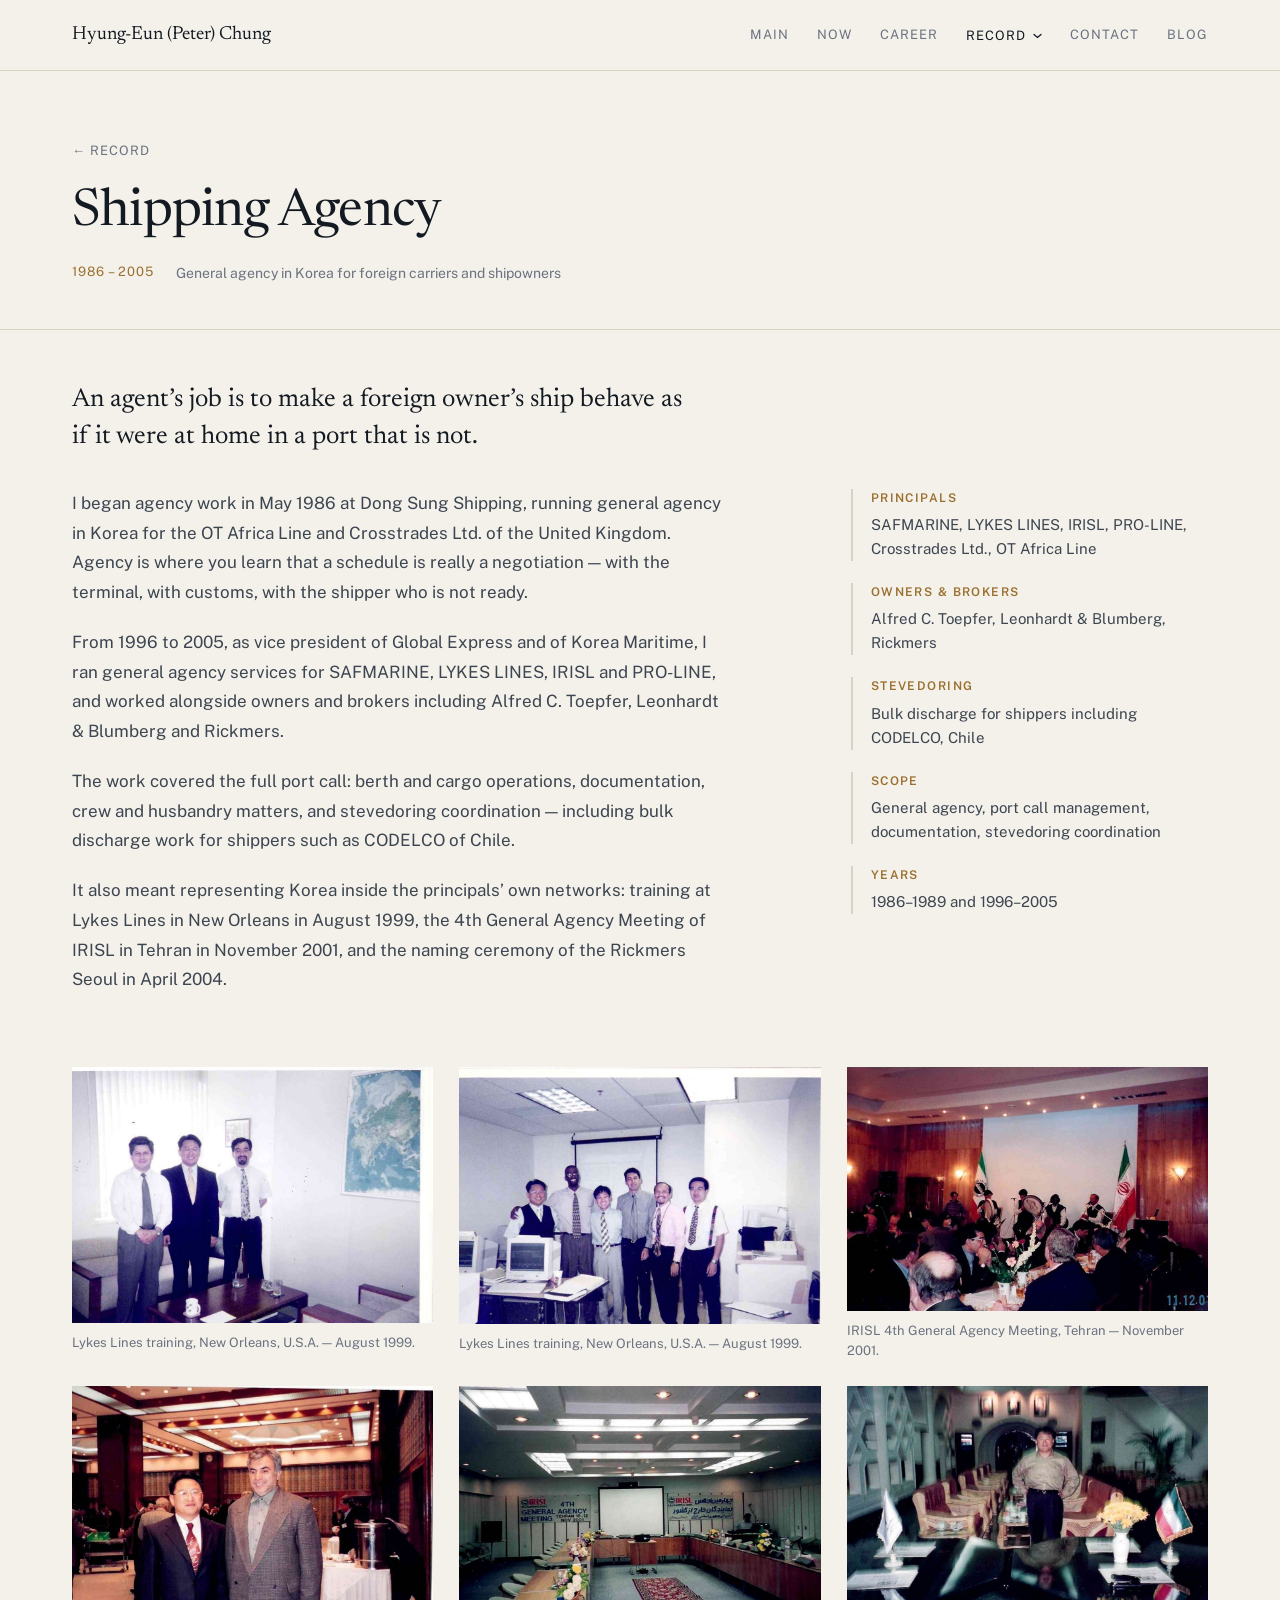
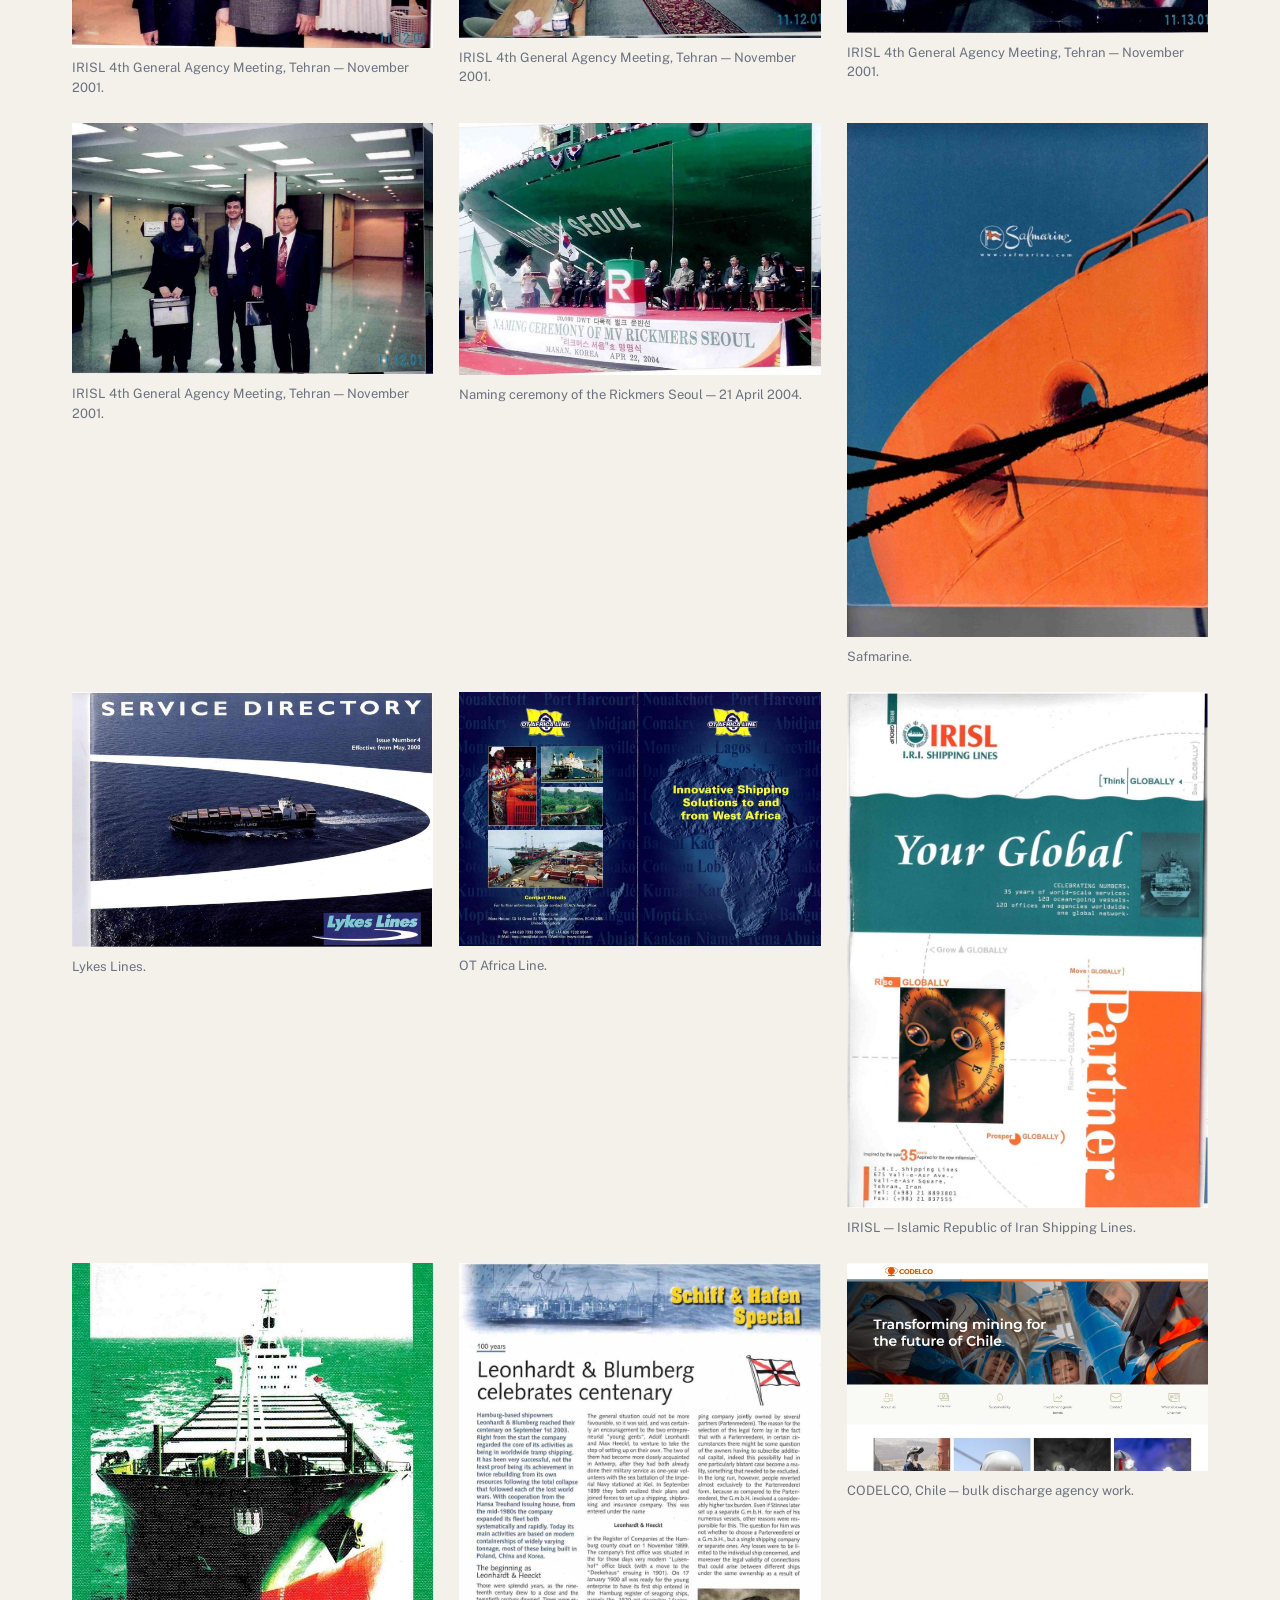
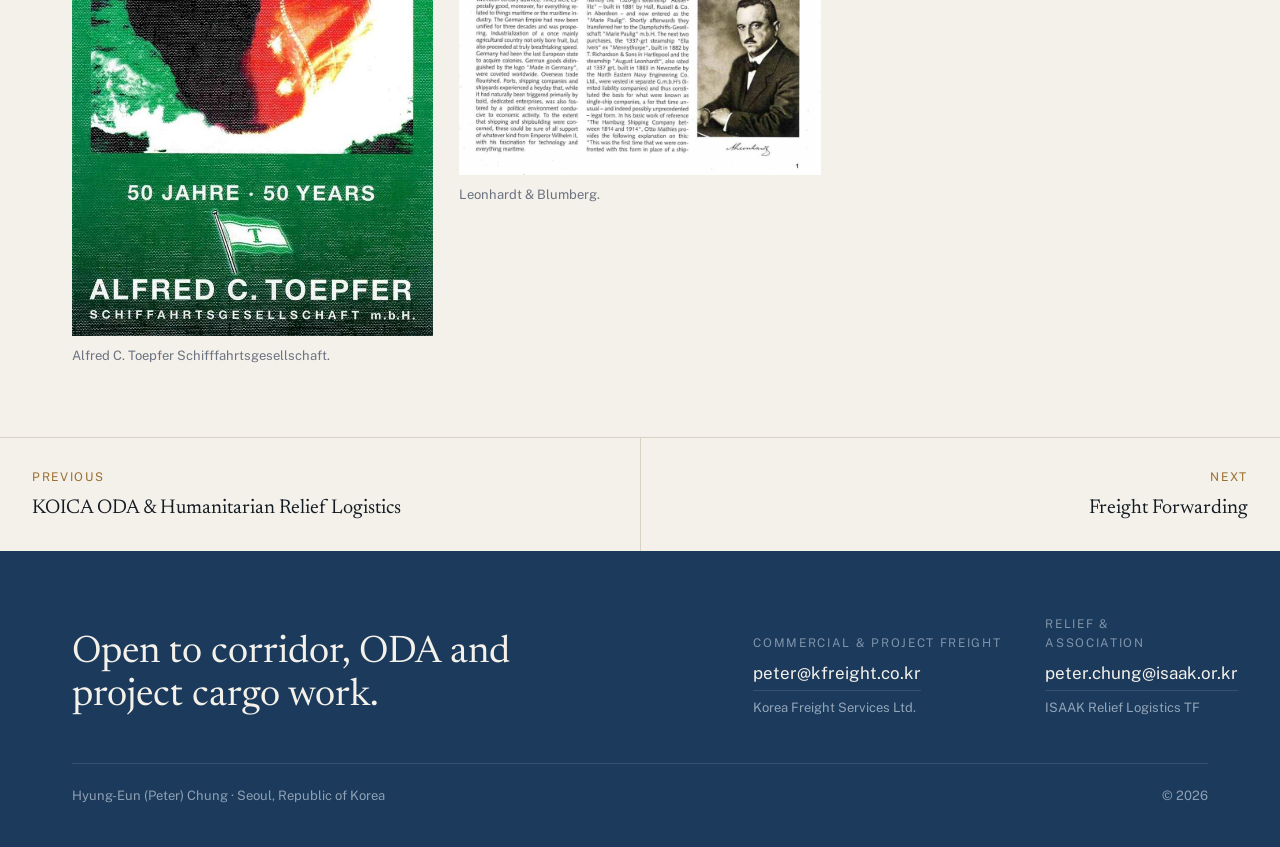
<file: record/shipping-agency.html>
<!doctype html>
<html lang="en">
<head>
<meta charset="utf-8">
<meta name="viewport" content="width=device-width, initial-scale=1">
<title>Shipping Agency &mdash; Hyung-Eun (Peter) Chung</title>
<meta name="description" content="General agency in Korea for foreign carriers and shipowners">
<meta name="author" content="Hyung-Eun (Peter) Chung">
<meta property="og:type" content="profile">
<link rel="canonical" href="https://peterchung.kr/record/shipping-agency.html">
<meta property="og:url" content="https://peterchung.kr/record/shipping-agency.html">
<meta property="og:title" content="Shipping Agency &mdash; Hyung-Eun (Peter) Chung">
<meta property="og:description" content="General agency in Korea for foreign carriers and shipowners">
<meta property="og:image" content="https://peterchung.kr/images/og-card.jpg">
<meta property="og:image:width" content="1200">
<meta property="og:image:height" content="600">
<meta name="twitter:card" content="summary_large_image">
<meta name="twitter:image" content="https://peterchung.kr/images/og-card.jpg">
<meta name="theme-color" content="#1b3a5c">
<link rel="icon" href="data:image/svg+xml,%3Csvg xmlns='http://www.w3.org/2000/svg' viewBox='0 0 32 32'%3E%3Crect width='32' height='32' fill='%231b3a5c'/%3E%3Ctext x='16' y='23' font-family='Georgia,serif' font-size='19' fill='%23f4f1ea' text-anchor='middle'%3EC%3C/text%3E%3C/svg%3E">
<link rel="preconnect" href="https://fonts.googleapis.com">
<link rel="preconnect" href="https://fonts.gstatic.com" crossorigin>
<link rel="stylesheet" href="https://fonts.googleapis.com/css2?family=Newsreader:opsz,wght@6..72,300;6..72,400;6..72,500;6..72,600;6..72,700&amp;family=Public+Sans:wght@400;500;600&amp;display=swap">
<link rel="stylesheet" href="../assets/site.css">
</head>
<body>
<a class="skip" href="#main">Skip to content</a>
<header class="topbar wrap">
  <a class="topbar__name" href="../index.html">Hyung-Eun (Peter) Chung</a>
  <nav class="nav" aria-label="Main">
    <a class="nav__link" href="../index.html">Main</a>
    <a class="nav__link" href="../index.html#now">Now</a>
    <a class="nav__link" href="../index.html#career">Career</a>
    <div class="nav__group">
      <button type="button" class="nav__link is-current" aria-expanded="false" aria-haspopup="true">Record <svg class="nav__caret" width="9" height="6" viewBox="0 0 9 6" fill="none" aria-hidden="true"><path d="M1 1.5 4.5 4.5 8 1.5" stroke="currentColor" stroke-width="1.3" stroke-linecap="round"/></svg></button>
      <div class="nav__menu">
      <a href="../record/koica-oda.html">KOICA ODA &amp; Humanitarian Relief Logistics<span class="yr">1996 &ndash; 2005</span></a>
      <a href="../record/shipping-agency.html" class="is-current">Shipping Agency<span class="yr">1986 &ndash; 2005</span></a>
      <a href="../record/freight-forwarding.html">Freight Forwarding &mdash; Project Logistics<span class="yr">1989 &ndash; today</span></a>
      <a href="../record/international-trading.html">International Trading<span class="yr">1991 &ndash; 2022</span></a>
      <a href="../record/deck-officer.html">Ship&rsquo;s Deck Officer<span class="yr">1979 &ndash; 1986</span></a>
      <a href="../record/education.html">Education<span class="yr">1979 &ndash; 2015</span></a>
      </div>
    </div>
    <a class="nav__link" href="../index.html#contact">Contact</a>
    <a class="nav__link" href="../blog/">Blog</a>
  </nav>
</header>

<main id="main">

  <section class="page-head wrap">
    <a class="back" href="../index.html#record">&larr; Record</a>
    <h1>Shipping Agency</h1>
    <div class="meta">
      <span class="yr">1986 &ndash; 2005</span>
      <span>General agency in Korea for foreign carriers and shipowners</span>
    </div>
  </section>

  <section class="prose wrap">
    <div class="prose__lede">An agent&rsquo;s job is to make a foreign owner&rsquo;s ship behave as if it were at home in a port that is not.</div>
    <div class="prose__body">
        <p>I began agency work in May 1986 at Dong Sung Shipping, running general agency in Korea for the OT Africa Line and Crosstrades Ltd. of the United Kingdom. Agency is where you learn that a schedule is really a negotiation &mdash; with the terminal, with customs, with the shipper who is not ready.</p>
        <p>From 1996 to 2005, as vice president of Global Express and of Korea Maritime, I ran general agency services for SAFMARINE, LYKES LINES, IRISL and PRO-LINE, and worked alongside owners and brokers including Alfred C. Toepfer, Leonhardt &amp; Blumberg and Rickmers.</p>
        <p>The work covered the full port call: berth and cargo operations, documentation, crew and husbandry matters, and stevedoring coordination &mdash; including bulk discharge work for shippers such as CODELCO of Chile.</p>
        <p>It also meant representing Korea inside the principals&rsquo; own networks: training at Lykes Lines in New Orleans in August 1999, the 4th General Agency Meeting of IRISL in Tehran in November 2001, and the naming ceremony of the Rickmers Seoul in April 2004.</p>
    </div>
    <div class="prose__side">
        <div class="fact"><strong>Principals</strong><span>SAFMARINE, LYKES LINES, IRISL, PRO-LINE, Crosstrades Ltd., OT Africa Line</span></div>
        <div class="fact"><strong>Owners &amp; brokers</strong><span>Alfred C. Toepfer, Leonhardt &amp; Blumberg, Rickmers</span></div>
        <div class="fact"><strong>Stevedoring</strong><span>Bulk discharge for shippers including CODELCO, Chile</span></div>
        <div class="fact"><strong>Scope</strong><span>General agency, port call management, documentation, stevedoring coordination</span></div>
        <div class="fact"><strong>Years</strong><span>1986&ndash;1989 and 1996&ndash;2005</span></div>
    </div>
  </section>

  <section class="plates wrap">
      <figure class="plate">
        <img src="../images/shipping-agency-10.jpg" alt="Lykes Lines training, New Orleans, U.S.A. — August 1999." loading="lazy" decoding="async">
        <figcaption class="caption">Lykes Lines training, New Orleans, U.S.A. — August 1999.</figcaption>
      </figure>
      <figure class="plate">
        <img src="../images/shipping-agency-11.jpg" alt="Lykes Lines training, New Orleans, U.S.A. — August 1999." loading="lazy" decoding="async">
        <figcaption class="caption">Lykes Lines training, New Orleans, U.S.A. — August 1999.</figcaption>
      </figure>
      <figure class="plate">
        <img src="../images/shipping-agency-02.jpg" alt="IRISL 4th General Agency Meeting, Tehran — November 2001." loading="lazy" decoding="async">
        <figcaption class="caption">IRISL 4th General Agency Meeting, Tehran — November 2001.</figcaption>
      </figure>
      <figure class="plate">
        <img src="../images/shipping-agency-03.jpg" alt="IRISL 4th General Agency Meeting, Tehran — November 2001." loading="lazy" decoding="async">
        <figcaption class="caption">IRISL 4th General Agency Meeting, Tehran — November 2001.</figcaption>
      </figure>
      <figure class="plate">
        <img src="../images/shipping-agency-04.jpg" alt="IRISL 4th General Agency Meeting, Tehran — November 2001." loading="lazy" decoding="async">
        <figcaption class="caption">IRISL 4th General Agency Meeting, Tehran — November 2001.</figcaption>
      </figure>
      <figure class="plate">
        <img src="../images/shipping-agency-05.jpg" alt="IRISL 4th General Agency Meeting, Tehran — November 2001." loading="lazy" decoding="async">
        <figcaption class="caption">IRISL 4th General Agency Meeting, Tehran — November 2001.</figcaption>
      </figure>
      <figure class="plate">
        <img src="../images/shipping-agency-06.jpg" alt="IRISL 4th General Agency Meeting, Tehran — November 2001." loading="lazy" decoding="async">
        <figcaption class="caption">IRISL 4th General Agency Meeting, Tehran — November 2001.</figcaption>
      </figure>
      <figure class="plate">
        <img src="../images/shipping-agency-01.jpg" alt="Naming ceremony of the Rickmers Seoul — 21 April 2004." loading="lazy" decoding="async">
        <figcaption class="caption">Naming ceremony of the Rickmers Seoul — 21 April 2004.</figcaption>
      </figure>
      <figure class="plate">
        <img src="../images/shipping-agency-12.jpg" alt="Safmarine." loading="lazy" decoding="async">
        <figcaption class="caption">Safmarine.</figcaption>
      </figure>
      <figure class="plate">
        <img src="../images/shipping-agency-13.jpg" alt="Lykes Lines." loading="lazy" decoding="async">
        <figcaption class="caption">Lykes Lines.</figcaption>
      </figure>
      <figure class="plate">
        <img src="../images/shipping-agency-14.jpg" alt="OT Africa Line." loading="lazy" decoding="async">
        <figcaption class="caption">OT Africa Line.</figcaption>
      </figure>
      <figure class="plate">
        <img src="../images/shipping-agency-15.jpg" alt="IRISL — Islamic Republic of Iran Shipping Lines." loading="lazy" decoding="async">
        <figcaption class="caption">IRISL — Islamic Republic of Iran Shipping Lines.</figcaption>
      </figure>
      <figure class="plate">
        <img src="../images/shipping-agency-16.jpg" alt="Alfred C. Toepfer Schifffahrtsgesellschaft." loading="lazy" decoding="async">
        <figcaption class="caption">Alfred C. Toepfer Schifffahrtsgesellschaft.</figcaption>
      </figure>
      <figure class="plate">
        <img src="../images/shipping-agency-17.jpg" alt="Leonhardt &amp; Blumberg." loading="lazy" decoding="async">
        <figcaption class="caption">Leonhardt &amp; Blumberg.</figcaption>
      </figure>
      <figure class="plate">
        <img src="../images/shipping-agency-18.jpg" alt="CODELCO, Chile — bulk discharge agency work." loading="lazy" decoding="async">
        <figcaption class="caption">CODELCO, Chile — bulk discharge agency work.</figcaption>
      </figure>
  </section>

  <nav class="pager" aria-label="Record navigation">
    <a href="koica-oda.html"><span class="dir">Previous</span><span class="ttl">KOICA ODA &amp; Humanitarian Relief Logistics</span></a>
    <a class="next" href="freight-forwarding.html"><span class="dir">Next</span><span class="ttl">Freight Forwarding</span></a>
  </nav>

</main>

<footer class="foot" id="contact">
  <div class="foot__top">
    <div class="foot__claim">Open to corridor, ODA and project cargo work.</div>
    <div class="foot__c1 foot__block">
      <div class="foot__label">Commercial &amp; project freight</div>
      <a href="mailto:peter@kfreight.co.kr">peter@kfreight.co.kr</a>
      <div class="foot__org">Korea Freight Services Ltd.</div>
    </div>
    <div class="foot__c2 foot__block">
      <div class="foot__label">Relief &amp; association</div>
      <a href="mailto:peter.chung@isaak.or.kr">peter.chung@isaak.or.kr</a>
      <div class="foot__org">ISAAK Relief Logistics TF</div>
    </div>
  </div>
  <div class="foot__bar">
    <div>Hyung-Eun (Peter) Chung &middot; Seoul, Republic of Korea</div>
    <div>&copy; 2026</div>
  </div>
</footer>

<script src="../assets/site.js"></script>
</body>
</html>
</file>
<file: assets/site.css>
/* Hyung-Eun (Peter) Chung — site styles */

:root {
  --bone: #f4f1ea;
  --ink: #131a22;
  --body: #3c4550;
  --muted: #6b7280;
  --rule: #d8d2c5;
  --rule-strong: #c3bcac;
  --navy: #1b3a5c;
  --navy-dark: #12293f;
  --navy-rule: #35516f;
  --navy-muted: #a9bacd;
  --navy-label: #7f93aa;
  --brass: #9a6f2f;
  --brass-light: #c9a15c;
  --serif: 'Newsreader', Georgia, 'Times New Roman', serif;
  --sans: 'Public Sans', 'Helvetica Neue', Helvetica, Arial, sans-serif;
  --pad: 72px;
}

* { box-sizing: border-box; }
html { scroll-behavior: smooth; scroll-padding-top: 90px; }
body {
  margin: 0;
  background: var(--bone);
  color: var(--ink);
  font-family: var(--sans);
  font-size: 16px;
  line-height: 1.6;
  -webkit-font-smoothing: antialiased;
}
h1, h2, h3 { margin: 0; font-weight: 400; font-family: var(--serif); }
p { margin: 0; }
img { max-width: 100%; }
a { color: var(--navy); text-decoration: none; }
a:hover { color: var(--brass); }
a:focus-visible, button:focus-visible { outline: 2px solid var(--brass); outline-offset: 3px; }
figure { margin: 0; }

.wrap { padding-left: var(--pad); padding-right: var(--pad); }
.eyebrow { font-size: 12px; letter-spacing: 0.16em; text-transform: uppercase; color: var(--brass); }
.caption { font-size: 13px; color: var(--muted); line-height: 1.5; }
.skip {
  position: absolute; left: -9999px; top: 0; background: var(--navy); color: var(--bone);
  padding: 12px 20px; z-index: 100;
}
.skip:focus { left: 0; color: var(--bone); }

/* ---------- top bar ---------- */
.topbar {
  position: sticky; top: 0; z-index: 50;
  background: var(--bone);
  display: flex; justify-content: space-between; align-items: center;
  gap: 24px; padding-top: 20px; padding-bottom: 20px;
  border-bottom: 1px solid var(--rule);
}
.topbar__name { font-family: var(--serif); font-size: 19px; color: var(--ink); }
.topbar__name:hover { color: var(--brass); }
.nav { display: flex; align-items: center; gap: 28px; }
.nav__link {
  font-size: 13px; letter-spacing: 0.08em; text-transform: uppercase; color: var(--muted);
  background: none; border: 0; padding: 0; font-family: inherit; cursor: pointer;
  display: inline-flex; align-items: center; gap: 6px;
}
.nav__link:hover, .nav__link[aria-expanded="true"] { color: var(--brass); }
.nav__link.is-current { color: var(--ink); }

/* dropdown */
.nav__group { position: relative; }
.nav__caret { transition: transform 0.18s ease; }
.nav__link[aria-expanded="true"] .nav__caret { transform: rotate(180deg); }
.nav__menu {
  position: absolute; top: calc(100% + 14px); left: -18px; min-width: 310px;
  background: var(--bone); border: 1px solid var(--rule);
  box-shadow: 0 14px 34px rgba(19, 26, 34, 0.13);
  padding: 8px 0; display: none; flex-direction: column;
}
.nav__group.is-open .nav__menu { display: flex; }
.nav__menu a {
  display: flex; flex-direction: column; gap: 3px;
  padding: 11px 18px; color: var(--ink); font-size: 15px; line-height: 1.35;
}
.nav__menu a:hover { background: #eae5da; color: var(--navy); }
.nav__menu a.is-current { background: #eae5da; }
.nav__menu .yr { font-size: 12px; letter-spacing: 0.06em; color: var(--muted); }

/* ---------- hero (home) ---------- */
.hero { display: grid; grid-template-columns: repeat(12, minmax(0, 1fr)); gap: 32px; padding-top: 72px; padding-bottom: 64px; }
.hero__text { grid-column: span 7; }
.hero { align-items: end; }
.hero h1 { font-size: clamp(38px, 5vw, 62px); line-height: 1.06; letter-spacing: -0.015em; text-wrap: pretty; margin: 26px 0 30px; }
.hero__lede { font-size: 19px; line-height: 1.65; color: var(--body); max-width: 33em; }
.hero__figure { grid-column: 9 / span 4; display: flex; flex-direction: column; gap: 12px; align-self: end; max-width: 320px; justify-self: end; }
.hero__figure img { width: 100%; display: block; filter: saturate(0.86); }

.btns { display: flex; gap: 14px; margin-top: 38px; }
.btn {
  display: inline-flex; align-items: center; justify-content: center;
  min-height: 48px; padding: 0 26px; font-size: 14px; letter-spacing: 0.04em;
  transition: background 0.15s ease, color 0.15s ease, border-color 0.15s ease;
}
.btn--solid { background: var(--navy); color: var(--bone); }
.btn--solid:hover { background: var(--navy-dark); color: var(--bone); }
.btn--ghost { border: 1px solid var(--rule-strong); color: var(--ink); }
.btn--ghost:hover { border-color: var(--navy); color: var(--navy); }

/* ---------- stat band ---------- */
.stats {
  display: grid; grid-template-columns: repeat(3, minmax(0, 1fr));
  gap: 1px; background: var(--navy-rule);
  border-top: 1px solid var(--navy); border-bottom: 1px solid var(--navy);
}
.stat { background: var(--navy); padding: 44px 40px; display: flex; flex-direction: column; gap: 14px; }
.stat__n { font-family: var(--serif); font-weight: 700; font-size: 56px; line-height: 1; color: var(--bone); }
.stat__n span { color: var(--brass-light); }
.stat__l { font-size: 13px; letter-spacing: 0.08em; text-transform: uppercase; color: var(--navy-muted); line-height: 1.5; }

/* ---------- section headers ---------- */
.sec { padding-top: 72px; }
.sec__head { display: flex; align-items: baseline; gap: 20px; margin-bottom: 34px; }
.sec__head h2 { font-size: 32px; }
.sec__head .line { flex-grow: 1; height: 1px; background: var(--rule); }
.sec__head .years { font-size: 13px; letter-spacing: 0.08em; text-transform: uppercase; color: var(--brass); white-space: nowrap; }

/* ---------- now ---------- */
.now { display: grid; grid-template-columns: repeat(2, minmax(0, 1fr)); gap: 28px; }
.now__card { border-top: 3px solid var(--navy); padding-top: 22px; display: flex; flex-direction: column; gap: 14px; }
.now__card h3 { font-size: 25px; line-height: 1.25; }
.now__meta { font-size: 14px; color: var(--muted); }
.now__card p { color: var(--body); }

/* ---------- record list ---------- */
.record { display: flex; flex-direction: column; }
.row {
  display: grid; grid-template-columns: 170px 1fr 24px; gap: 32px; align-items: start;
  padding: 26px 0; border-top: 1px solid var(--rule); color: inherit;
  transition: background 0.15s ease;
}
.row:last-child { border-bottom: 1px solid var(--rule); }
a.row:hover { background: #eae5da; color: inherit; }
a.row:hover .row__title { color: var(--navy); }
a.row:hover .row__go { opacity: 1; transform: translateX(3px); }
.row__date { font-size: 14px; color: var(--muted); }
.row__body { display: flex; flex-direction: column; gap: 8px; }
.row__title { font-family: var(--serif); font-size: 22px; line-height: 1.3; transition: color 0.15s ease; }
.row__body p { color: var(--body); max-width: 46em; }
.row__go { color: var(--brass); opacity: 0.45; transition: opacity 0.15s ease, transform 0.15s ease; padding-top: 6px; }

/* ---------- field carousel ---------- */
.carousel { position: relative; }
.carousel__viewport { overflow: hidden; }
.carousel__track { display: flex; transition: transform 0.55s cubic-bezier(0.4, 0.05, 0.2, 1); }
.carousel__slide {
  flex: 0 0 100%; display: grid; grid-template-columns: repeat(3, minmax(0, 1fr)); gap: 24px;
}
.carousel__slide figure { display: flex; flex-direction: column; gap: 12px; }
.carousel__slide img { width: 100%; height: 300px; object-fit: contain; display: block; background: #eae5da; }
.carousel__bar { display: flex; align-items: center; gap: 16px; margin-top: 26px; }
.carousel__dots { display: flex; gap: 8px; flex-grow: 1; }
.carousel__dot {
  width: 30px; height: 3px; background: var(--rule-strong); border: 0; padding: 0; cursor: pointer;
  transition: background 0.2s ease;
}
.carousel__dot[aria-current="true"] { background: var(--navy); }
.carousel__btn {
  width: 46px; height: 46px; border: 1px solid var(--rule-strong); background: transparent;
  color: var(--ink); cursor: pointer; display: inline-flex; align-items: center; justify-content: center;
  transition: border-color 0.15s ease, color 0.15s ease;
}
.carousel__btn:hover { border-color: var(--navy); color: var(--navy); }

/* ---------- expertise + education ---------- */
.cols { display: grid; grid-template-columns: repeat(12, minmax(0, 1fr)); gap: 32px; padding-top: 72px; padding-bottom: 72px; }
.cols__a { grid-column: span 7; display: flex; flex-direction: column; gap: 22px; }
.cols__b { grid-column: span 5; display: flex; flex-direction: column; gap: 22px; }
.cols h2 { font-size: 32px; }
.list { display: flex; flex-direction: column; gap: 18px; }
.item { display: flex; flex-direction: column; gap: 5px; }
.item strong { font-size: 17px; font-weight: 600; }
.item p { color: var(--body); }
.edu { display: flex; flex-direction: column; gap: 4px; border-left: 2px solid var(--rule); padding-left: 18px; }
.edu strong { font-size: 16px; font-weight: 600; }
.edu span { font-size: 14px; color: var(--muted); }

/* ---------- record subpage ---------- */
.page-head { padding-top: 66px; padding-bottom: 44px; border-bottom: 1px solid var(--rule); }
.page-head .back { font-size: 13px; letter-spacing: 0.08em; text-transform: uppercase; color: var(--muted); }
.page-head .back:hover { color: var(--brass); }
.page-head h1 { font-size: clamp(34px, 4.4vw, 52px); line-height: 1.1; letter-spacing: -0.015em; margin: 22px 0 0; max-width: 18em; }
.page-head .meta { display: flex; flex-wrap: wrap; gap: 10px 22px; margin-top: 20px; font-size: 14px; color: var(--muted); }
.page-head .meta .yr { color: var(--brass); letter-spacing: 0.08em; text-transform: uppercase; font-size: 13px; }

.prose { padding-top: 52px; padding-bottom: 20px; display: grid; grid-template-columns: repeat(12, minmax(0, 1fr)); gap: 32px; }
.prose__lede { grid-column: span 12; font-family: var(--serif); font-size: 26px; line-height: 1.45; color: var(--ink); max-width: 24em; }
.prose__body { grid-column: span 7; display: flex; flex-direction: column; gap: 20px; }
.prose__body p { color: var(--body); font-size: 17px; line-height: 1.75; }
.prose__side { grid-column: 9 / span 4; display: flex; flex-direction: column; gap: 22px; }
.fact { display: flex; flex-direction: column; gap: 5px; border-left: 2px solid var(--rule); padding-left: 18px; }
.fact strong { font-size: 12px; letter-spacing: 0.12em; text-transform: uppercase; color: var(--brass); font-weight: 600; }
.fact span { font-size: 15px; color: var(--body); }

.plates { padding-top: 52px; padding-bottom: 72px; display: grid; grid-template-columns: repeat(3, minmax(0, 1fr)); gap: 26px; }
.plates > * { margin: 0; display: block; }
.plate { display: block; }
.plate figcaption { margin-top: 10px; }
.plate img { width: 100%; height: auto; display: block; background: #eeeae0; }
.img--small { width: 50%; }

.plate--featured { grid-column: 1 / -1; width: 100%; margin: 0 auto; }

.plate--slot {
  border: 1px dashed var(--rule-strong); background: #eeeae0;
  min-height: 220px; display: flex; flex-direction: column; align-items: center; justify-content: center;
  gap: 8px; text-align: center; padding: 30px; color: var(--muted);
}
.plate--slot .tag { font-size: 12px; letter-spacing: 0.14em; text-transform: uppercase; color: var(--brass); }
.plate--slot .what { font-size: 15px; max-width: 26em; }

.pager { display: grid; grid-template-columns: repeat(2, minmax(0, 1fr)); gap: 1px; background: var(--rule); border-top: 1px solid var(--rule); }
.pager a { background: var(--bone); padding: 30px 32px; display: flex; flex-direction: column; gap: 7px; color: var(--ink); }
.pager a:hover { background: #eae5da; }
.pager .dir { font-size: 12px; letter-spacing: 0.14em; text-transform: uppercase; color: var(--brass); }
.pager .ttl { font-family: var(--serif); font-size: 20px; line-height: 1.3; }
.pager .next { text-align: right; align-items: flex-end; }
.pager .empty { background: var(--bone); }

/* ---------- footer ---------- */
.foot { background: var(--navy); color: #e8e3d8; padding: 64px var(--pad) 40px; display: flex; flex-direction: column; gap: 44px; }
.foot__top { display: grid; grid-template-columns: repeat(12, minmax(0, 1fr)); gap: 32px; align-items: end; }
.foot__claim { grid-column: span 6; font-family: var(--serif); font-size: 38px; line-height: 1.15; color: var(--bone); text-wrap: pretty; }
.foot__c1 { grid-column: 8 / span 3; }
.foot__c2 { grid-column: 11 / span 2; }
.foot__block { display: flex; flex-direction: column; gap: 7px; }
.foot__label { font-size: 12px; letter-spacing: 0.14em; text-transform: uppercase; color: var(--navy-label); }
.foot__block a { color: var(--bone); font-size: 17px; border-bottom: 1px solid var(--navy-rule); padding-bottom: 3px; align-self: flex-start; }
.foot__block a:hover { color: #fff; border-bottom-color: var(--brass-light); }
.foot__org { font-size: 13px; color: #93a5b9; }
.foot__bar { display: flex; justify-content: space-between; align-items: baseline; gap: 24px; border-top: 1px solid var(--navy-rule); padding-top: 22px; font-size: 13px; color: #8fa0b4; }

/* ---------- tablet ---------- */
@media (max-width: 1100px) {
  :root { --pad: 44px; }
  .hero, .cols, .prose { grid-template-columns: 1fr; }
  .hero__text, .hero__figure, .cols__a, .cols__b,
  .prose__lede, .prose__body, .prose__side { grid-column: auto; }
  .hero__figure { max-width: 320px; justify-self: start; }
  .prose__side { flex-direction: row; flex-wrap: wrap; gap: 26px 40px; }
  .prose__side .fact { flex: 1 1 220px; }
  .stats { grid-template-columns: repeat(3, minmax(0, 1fr)); }
  .foot__top { grid-template-columns: repeat(2, minmax(0, 1fr)); }
  .foot__claim { grid-column: 1 / -1; }
  .foot__c1, .foot__c2 { grid-column: auto; }
}

/* ---------- phone ---------- */
@media (max-width: 720px) {
  :root { --pad: 22px; }
  html { scroll-padding-top: 130px; }
  .topbar { flex-direction: column; align-items: flex-start; gap: 12px; padding-top: 16px; padding-bottom: 14px; }
  .nav { gap: 18px; flex-wrap: wrap; }
  .nav__link { font-size: 12px; }
  .nav__menu { position: static; min-width: 0; width: 100%; box-shadow: none; margin-top: 10px; }
  .nav__group.is-open { width: 100%; }
  .hero { padding-top: 34px; padding-bottom: 32px; gap: 24px; }
  .hero h1 { font-size: 36px; line-height: 1.1; margin: 20px 0 22px; }
  .hero__lede { font-size: 17px; }
  .btns { flex-direction: column; gap: 10px; margin-top: 28px; }
  .btn { min-height: 50px; width: 100%; font-size: 15px; }
  .stats { grid-template-columns: 1fr; }
  .stat { padding: 24px 22px; gap: 10px; }
  .stat__n { font-size: 40px; }
  .stat__l { font-size: 11px; }
  .sec { padding-top: 44px; }
  .sec__head { margin-bottom: 24px; gap: 14px; }
  .sec__head h2 { font-size: 27px; }
  .now { grid-template-columns: 1fr; gap: 24px; }
  .now__card h3 { font-size: 22px; }
  .now__card p, .row__body p, .item p { font-size: 15px; }
  .row { grid-template-columns: 1fr auto; gap: 8px 14px; padding: 20px 0; }
  .row__date { grid-column: 1; }
  .row__go { grid-row: 1; grid-column: 2; padding-top: 0; opacity: 1; }
  .row__body { grid-column: 1 / -1; }
  .row__title { font-size: 20px; }
  .carousel__slide { grid-template-columns: 1fr; gap: 22px; }
  .carousel__slide img { height: 220px; }
  .cols { padding-top: 44px; padding-bottom: 44px; gap: 40px; }
  .cols h2 { font-size: 27px; }
  .page-head { padding-top: 34px; padding-bottom: 30px; }
  .page-head h1 { font-size: 32px; }
  .prose { padding-top: 34px; gap: 26px; }
  .prose__lede { font-size: 21px; }
  .prose__body p { font-size: 16px; }
  .plates { grid-template-columns: 1fr; padding-top: 34px; padding-bottom: 44px; }
  .carousel__slide img { height: 230px; }
  
  .pager { grid-template-columns: 1fr; }
  .pager .next { text-align: left; align-items: flex-start; }
  .foot { padding-top: 44px; gap: 30px; }
  .foot__top { grid-template-columns: 1fr; gap: 20px; }
  .foot__claim { font-size: 29px; }
  .foot__block a { font-size: 16px; word-break: break-all; }
  .foot__bar { flex-direction: column; gap: 6px; }
}

@media (prefers-reduced-motion: reduce) {
  html { scroll-behavior: auto; }
  .carousel__track { transition: none; }
  * { transition-duration: 0.001s !important; }
}


/* ---------- career list (static rows) ---------- */
.row--static { grid-template-columns: 170px 1fr; }

/* ---------- record: project list ---------- */
.projects { display: flex; flex-direction: column; border-top: 1px solid var(--rule); }
.proj {
  display: grid; grid-template-columns: 54px 1fr 160px 24px; gap: 24px; align-items: baseline;
  padding: 26px 0; border-bottom: 1px solid var(--rule); color: var(--ink);
  transition: background 0.15s ease;
}
.proj:hover { background: #eae5da; color: var(--ink); }
.proj:hover .proj__t { color: var(--navy); }
.proj:hover .row__go { opacity: 1; transform: translateX(3px); }
.proj__n { font-family: var(--serif); font-size: 15px; color: var(--brass); letter-spacing: 0.06em; }
.proj__t { font-family: var(--serif); font-size: 27px; line-height: 1.25; transition: color 0.15s ease; }
.proj__y { font-size: 13px; letter-spacing: 0.06em; text-transform: uppercase; color: var(--muted); text-align: right; }
.proj .row__go { align-self: center; }

/* ---------- education block on the home page ---------- */
.sec--last { padding-bottom: 76px; }
.edu-grid { display: grid; grid-template-columns: repeat(2, minmax(0, 1fr)); gap: 20px 40px; }
.years--link { color: var(--brass); }
.years--link:hover { color: var(--navy); }

/* ---------- hero portrait ---------- */
.hero__figure img { filter: none; }

@media (max-width: 1100px) {
  .edu-grid { grid-template-columns: repeat(2, minmax(0, 1fr)); }
}
@media (max-width: 720px) {
  .row--static { grid-template-columns: 1fr; }
  .proj { grid-template-columns: 40px 1fr 20px; gap: 6px 14px; padding: 20px 0; }
  .proj__n { grid-row: 1; }
  .proj__t { grid-row: 1; grid-column: 2; font-size: 21px; }
  .proj .row__go { grid-row: 1; grid-column: 3; opacity: 1; }
  .proj__y { grid-row: 2; grid-column: 2 / -1; text-align: left; }
  .edu-grid { grid-template-columns: 1fr; gap: 16px; }
  .plate--slot .what { font-size: 14px; }
}


/* carousel counter for long photo sets */
.carousel__count { font-size: 13px; color: var(--muted); letter-spacing: 0.04em; white-space: nowrap; }
.carousel__dots { flex-wrap: wrap; max-width: 60%; }
@media (max-width: 1100px) { .plates { grid-template-columns: repeat(2, minmax(0, 1fr)); } }

/* ---------- blog: weekly briefing ---------- */
:lang(ko) { font-family: 'Apple SD Gothic Neo', 'Malgun Gothic', 'Noto Sans KR', var(--sans); word-break: keep-all; }
.posts { display: flex; flex-direction: column; padding-top: 44px; padding-bottom: 76px; }
.posts .row { grid-template-columns: 170px 1fr 24px; }
.posts .row__date { display: flex; flex-direction: column; gap: 4px; }
.posts .row__date .no { font-size: 12px; letter-spacing: 0.14em; text-transform: uppercase; color: var(--brass); }

.brief { padding-top: 52px; padding-bottom: 72px; display: grid; grid-template-columns: repeat(12, minmax(0, 1fr)); gap: 32px; }
.brief__body { grid-column: span 7; display: flex; flex-direction: column; gap: 20px; }
.brief__body p { color: var(--body); font-size: 17px; line-height: 1.75; }
.brief__side { grid-column: 9 / span 4; display: flex; flex-direction: column; gap: 22px; }
.brief__h { font-size: 12px; letter-spacing: 0.14em; text-transform: uppercase; color: var(--brass); font-weight: 600; margin: 0; font-family: var(--sans); }
.brief__ko { grid-column: span 7; border-top: 1px solid var(--rule); padding-top: 28px; display: flex; flex-direction: column; gap: 14px; }
.brief__ko p { color: var(--body); font-size: 16px; line-height: 1.85; }

.items { grid-column: 1 / -1; border-top: 1px solid var(--rule); padding-top: 28px; display: flex; flex-direction: column; gap: 6px; }
.item-src { display: grid; grid-template-columns: 54px 1fr; gap: 24px; padding: 22px 0; border-bottom: 1px solid var(--rule); }
.item-src__n { font-family: var(--serif); font-size: 15px; color: var(--brass); letter-spacing: 0.06em; }
.item-src__b { display: flex; flex-direction: column; gap: 8px; max-width: 50em; }
.item-src__t { font-family: var(--serif); font-size: 22px; line-height: 1.3; }
.item-src__b p { color: var(--body); }
.item-src__link { font-size: 14px; color: var(--muted); }
.item-src__link a { border-bottom: 1px solid var(--rule-strong); }
.item-src__tag { font-size: 12px; letter-spacing: 0.12em; text-transform: uppercase; color: var(--muted); }
.item-src__why { font-size: 15px; }
.item-src__why strong { color: var(--brass); font-weight: 600; }
.brief__extra { grid-column: span 7; border-top: 1px solid var(--rule); padding-top: 28px; display: flex; flex-direction: column; gap: 14px; }
.brief__extra p { color: var(--body); font-size: 17px; line-height: 1.75; }

@media (max-width: 1100px) {
  .brief { grid-template-columns: 1fr; }
  .brief__body, .brief__side, .brief__ko, .brief__extra { grid-column: auto; }
}
@media (max-width: 720px) {
  .posts { padding-top: 24px; padding-bottom: 44px; }
  .posts .row { grid-template-columns: 1fr auto; }
  .brief { padding-top: 34px; padding-bottom: 44px; gap: 26px; }
  .brief__body p { font-size: 16px; }
  .item-src { grid-template-columns: 1fr; gap: 6px; }
  .item-src__t { font-size: 20px; }
}

/* blog photos */
.brief-hero { padding-top: 36px; display: flex; flex-direction: column; gap: 10px; }
.brief-hero img { width: 100%; height: auto; max-height: 560px; object-fit: cover; display: block; background: #eae5da; }
.credit { font-size: 12px; color: var(--muted); line-height: 1.5; }
.credit a { color: var(--muted); border-bottom: 1px solid var(--rule-strong); }
.credit a:hover { color: var(--brass); }
.item-src--img { grid-template-columns: 54px 1fr 280px; }
.item-src__fig { display: flex; flex-direction: column; gap: 8px; }
.item-src__fig img { width: 100%; height: auto; aspect-ratio: 4 / 3; object-fit: cover; display: block; background: #eae5da; }
.posts .row__thumb { width: 100%; height: auto; aspect-ratio: 4 / 3; object-fit: cover; display: block; margin-bottom: 10px; background: #eae5da; }
@media (max-width: 1100px) {
  .item-src--img { grid-template-columns: 54px 1fr 220px; }
}
@media (max-width: 720px) {
  .item-src--img { grid-template-columns: 1fr; }
  .posts .row__thumb { aspect-ratio: 16 / 9; }
  .brief-hero { padding-top: 24px; }
}
</file>
